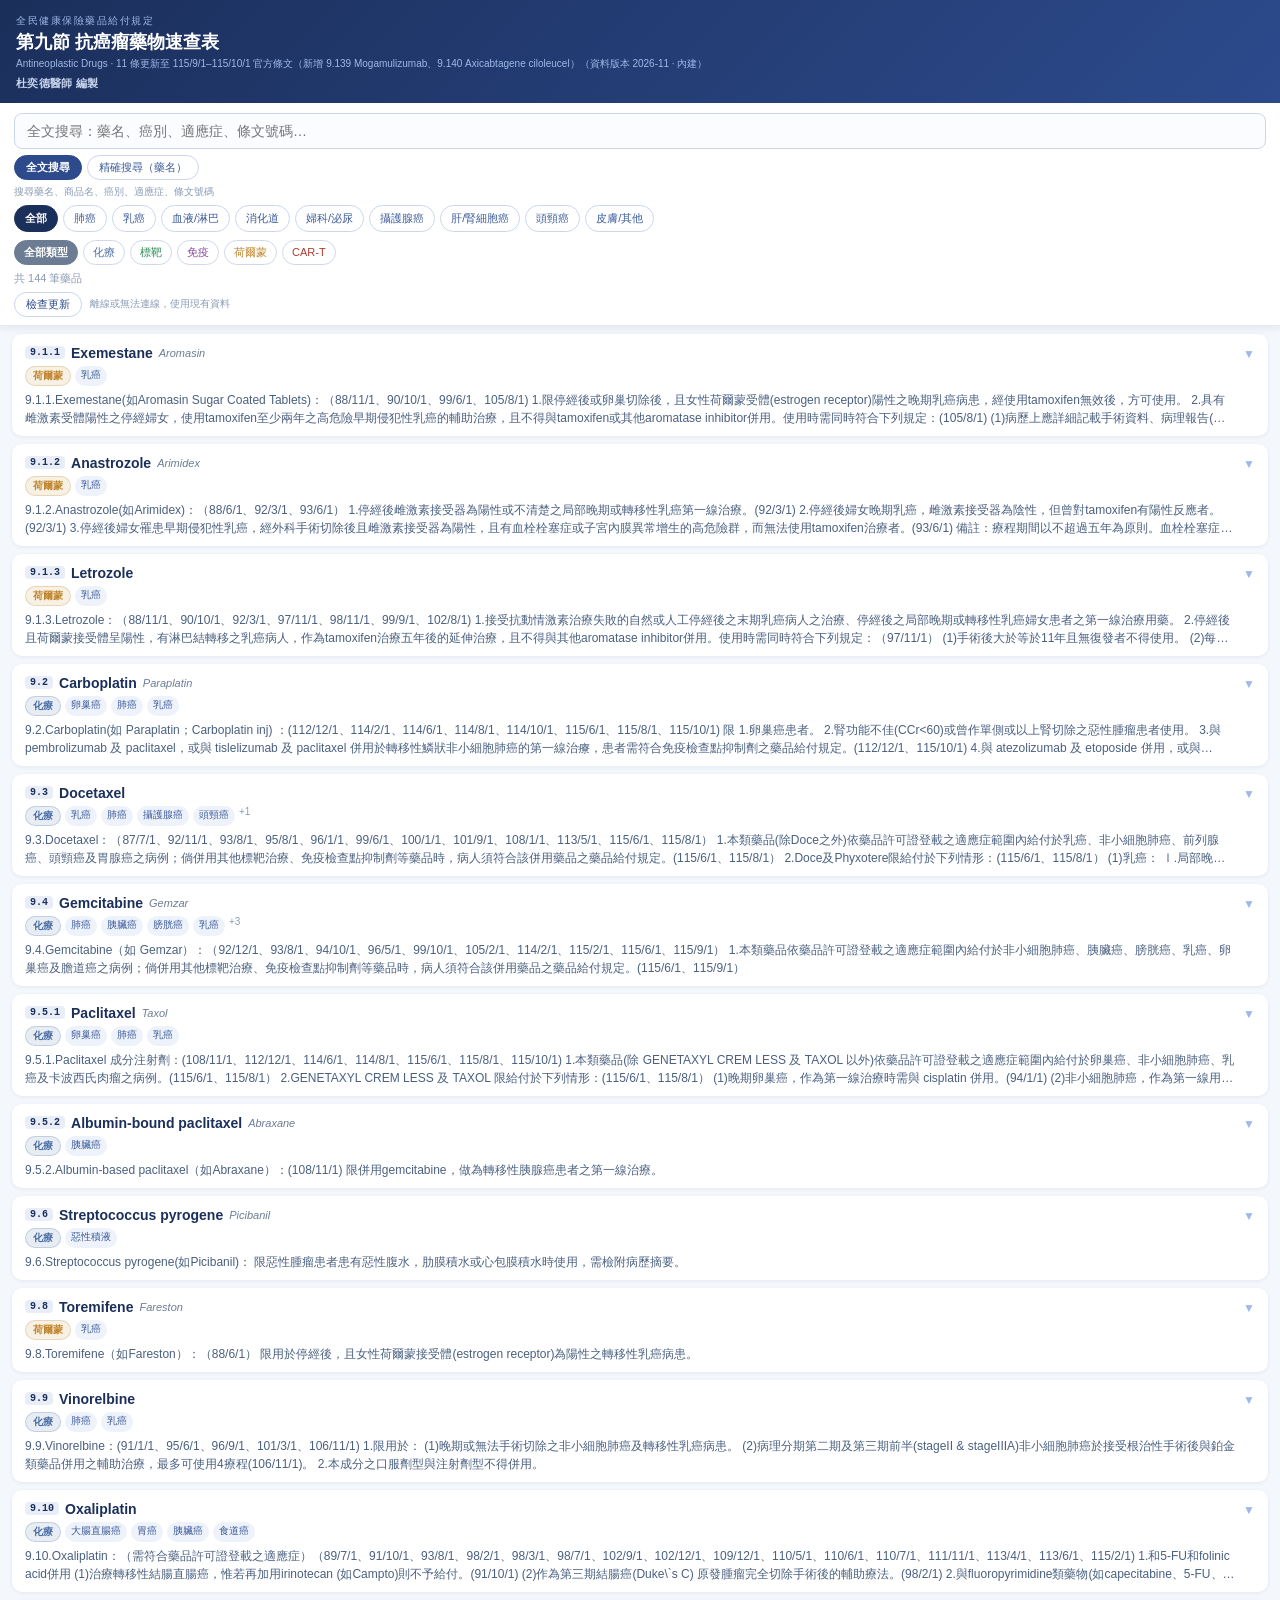
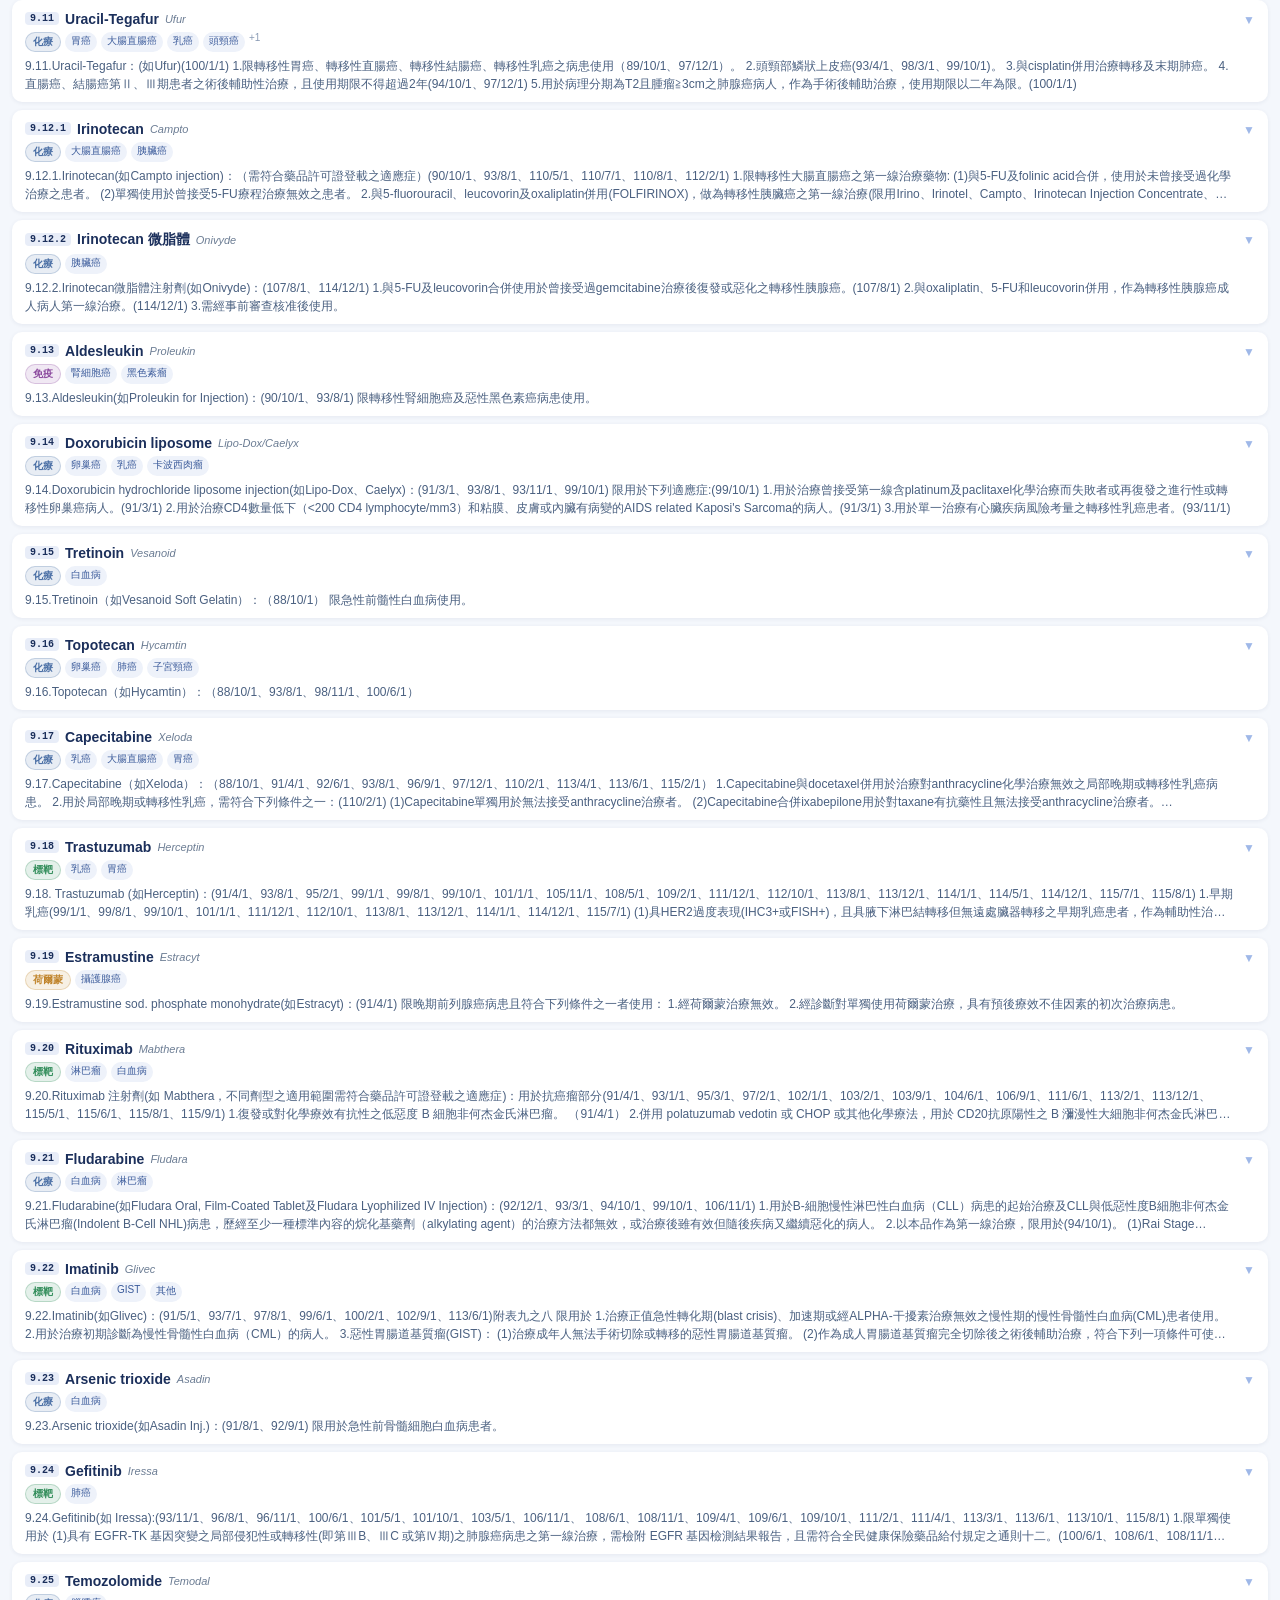
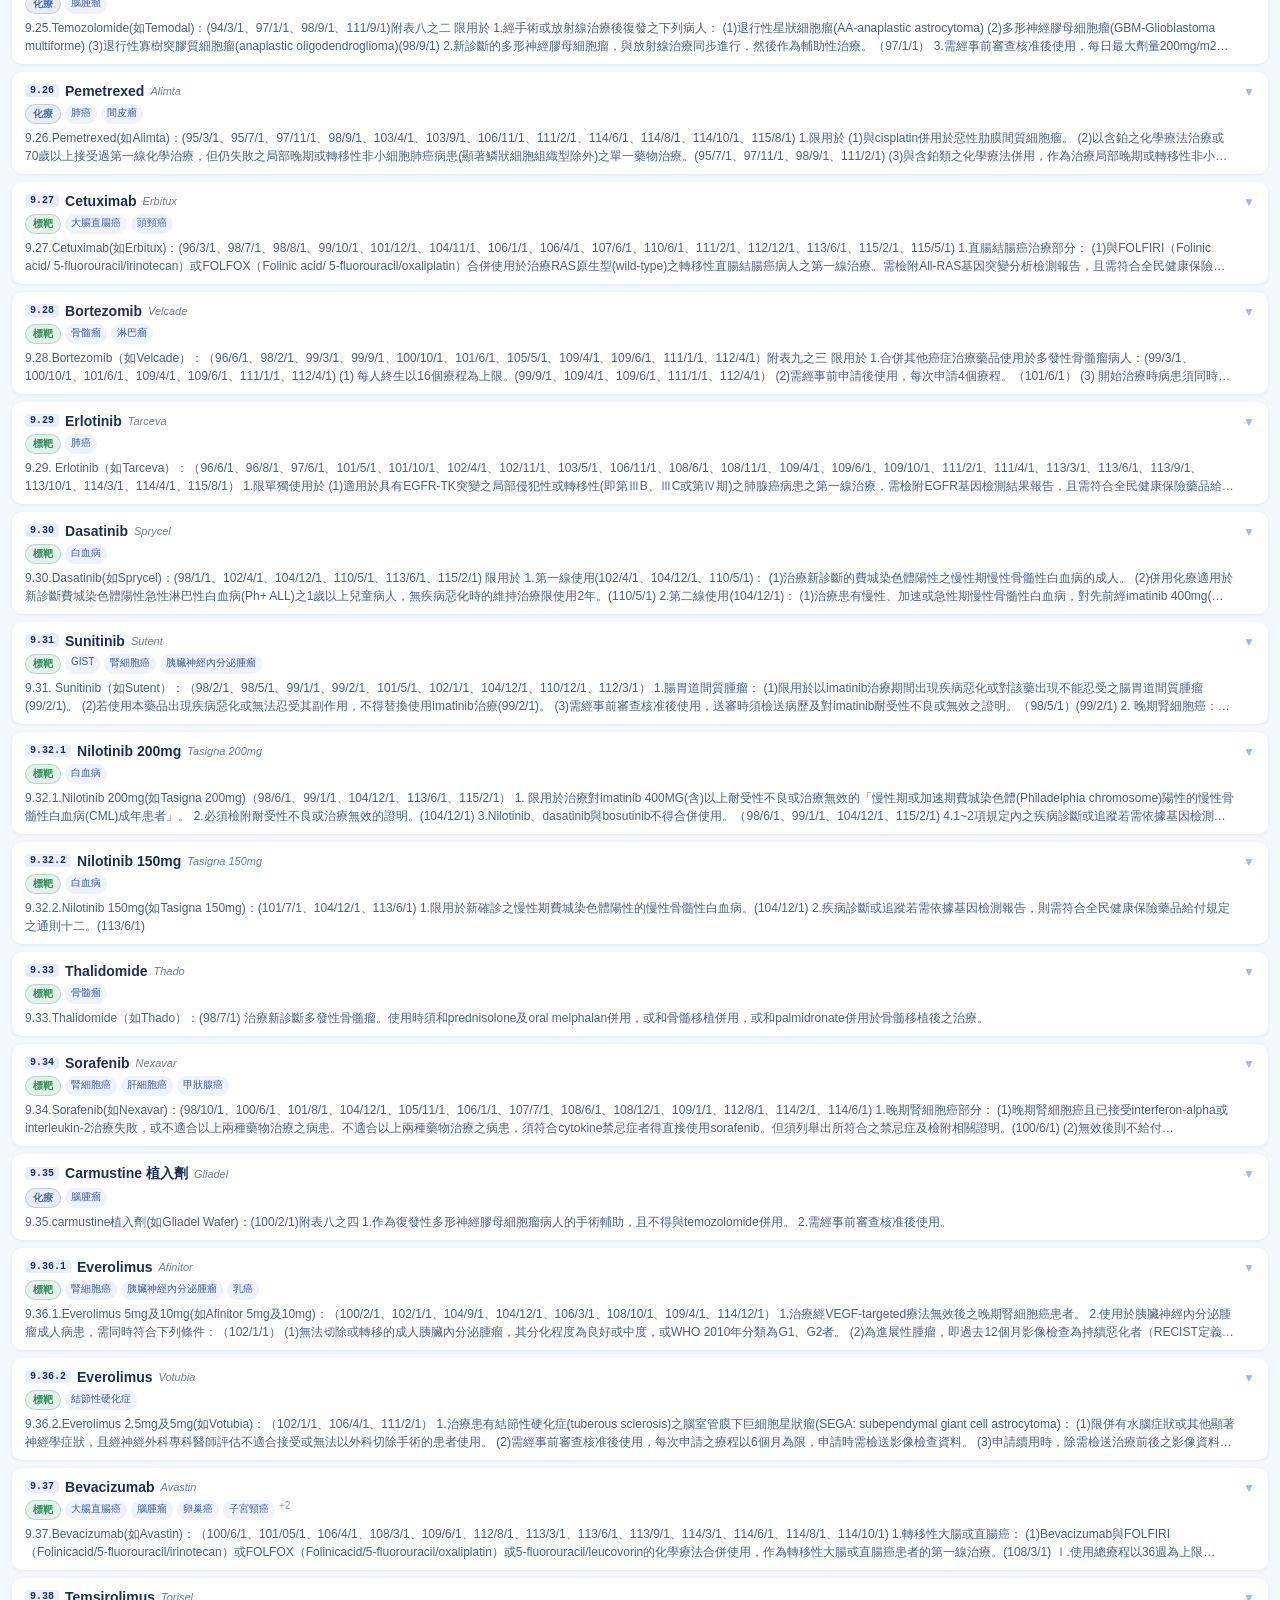
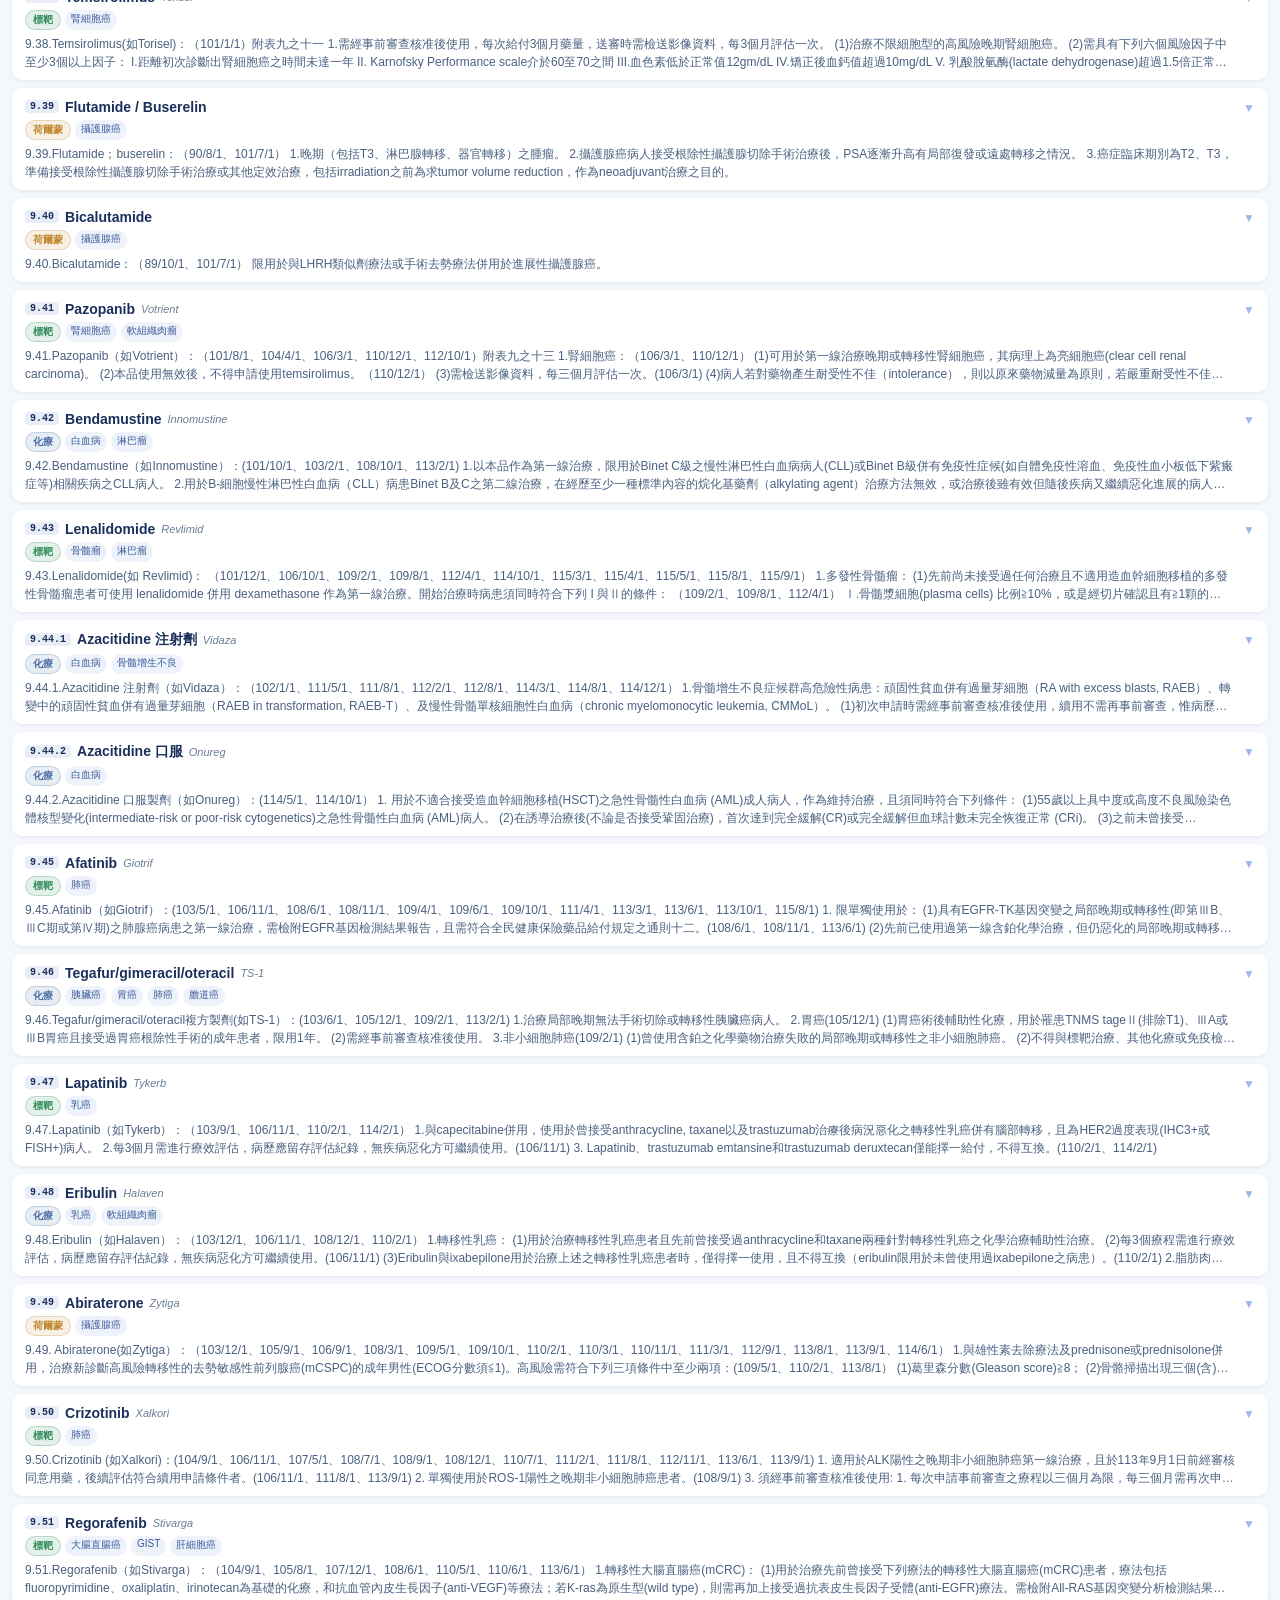
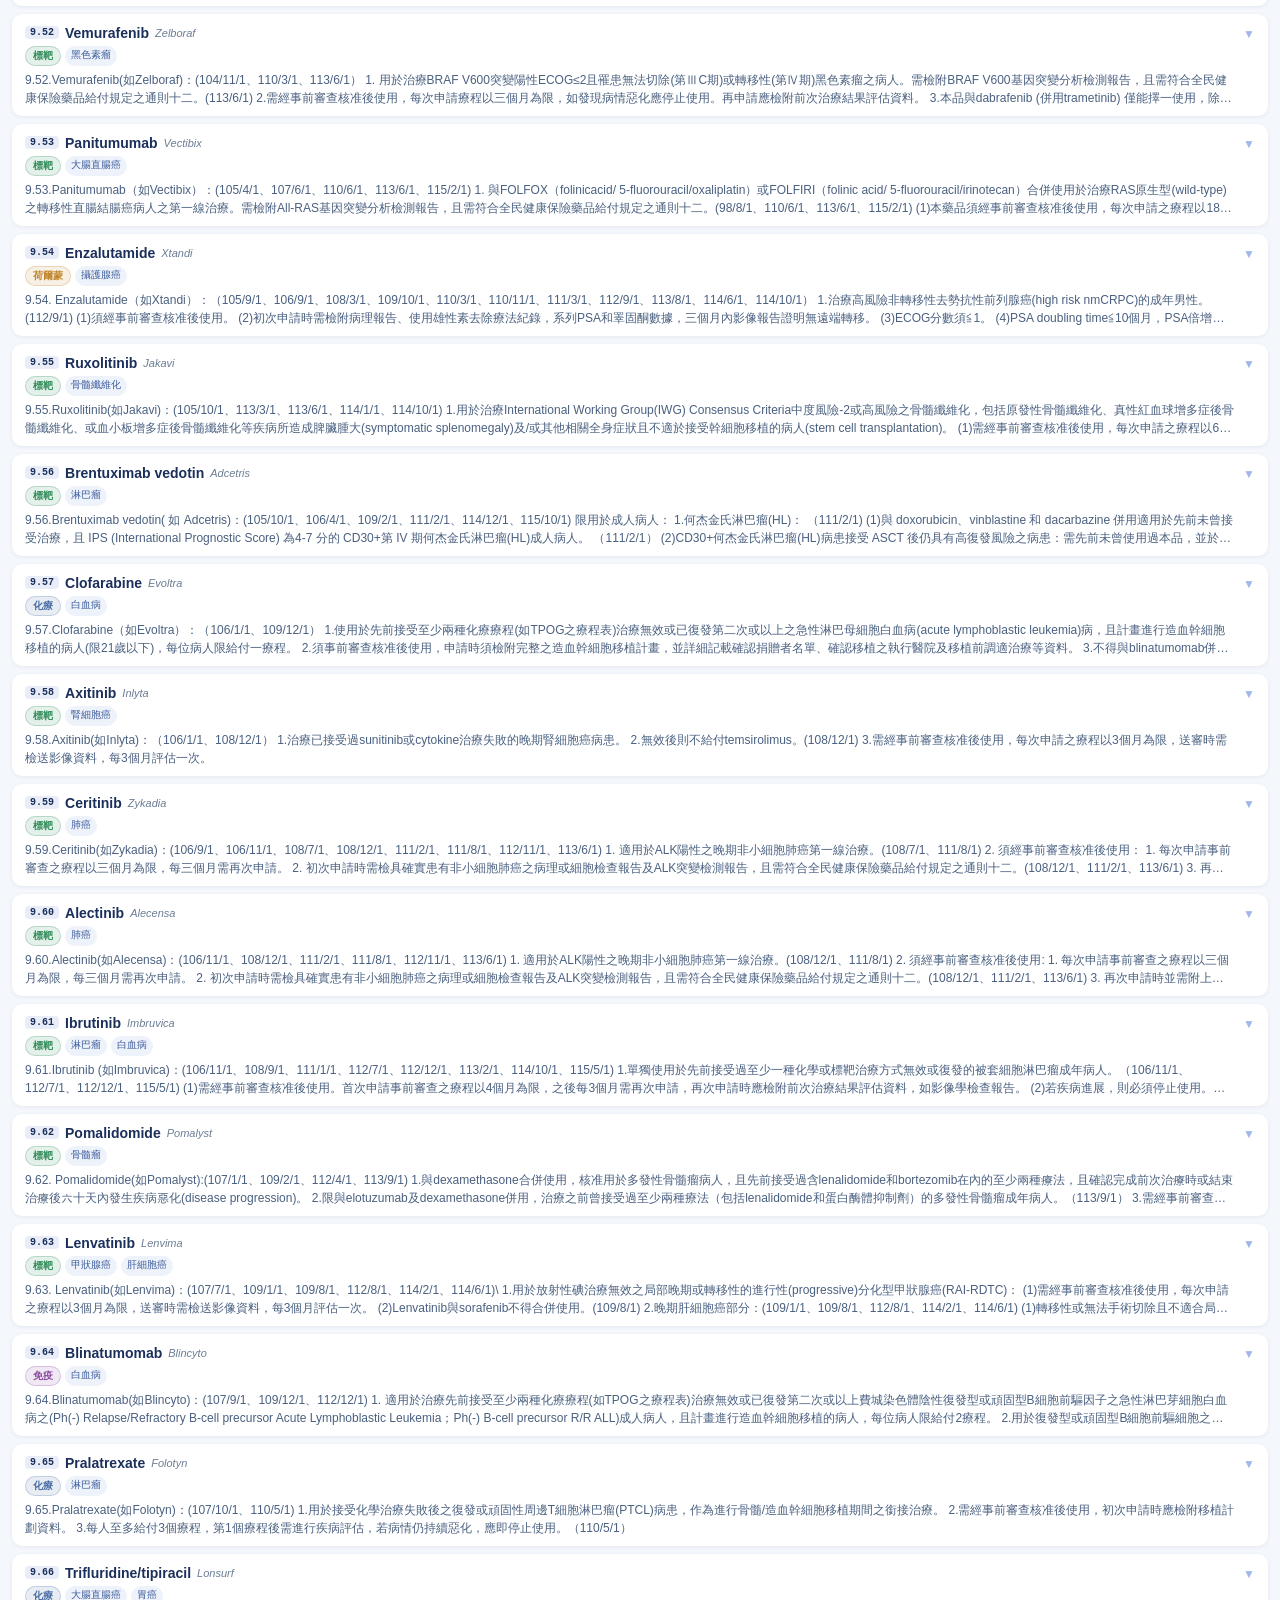
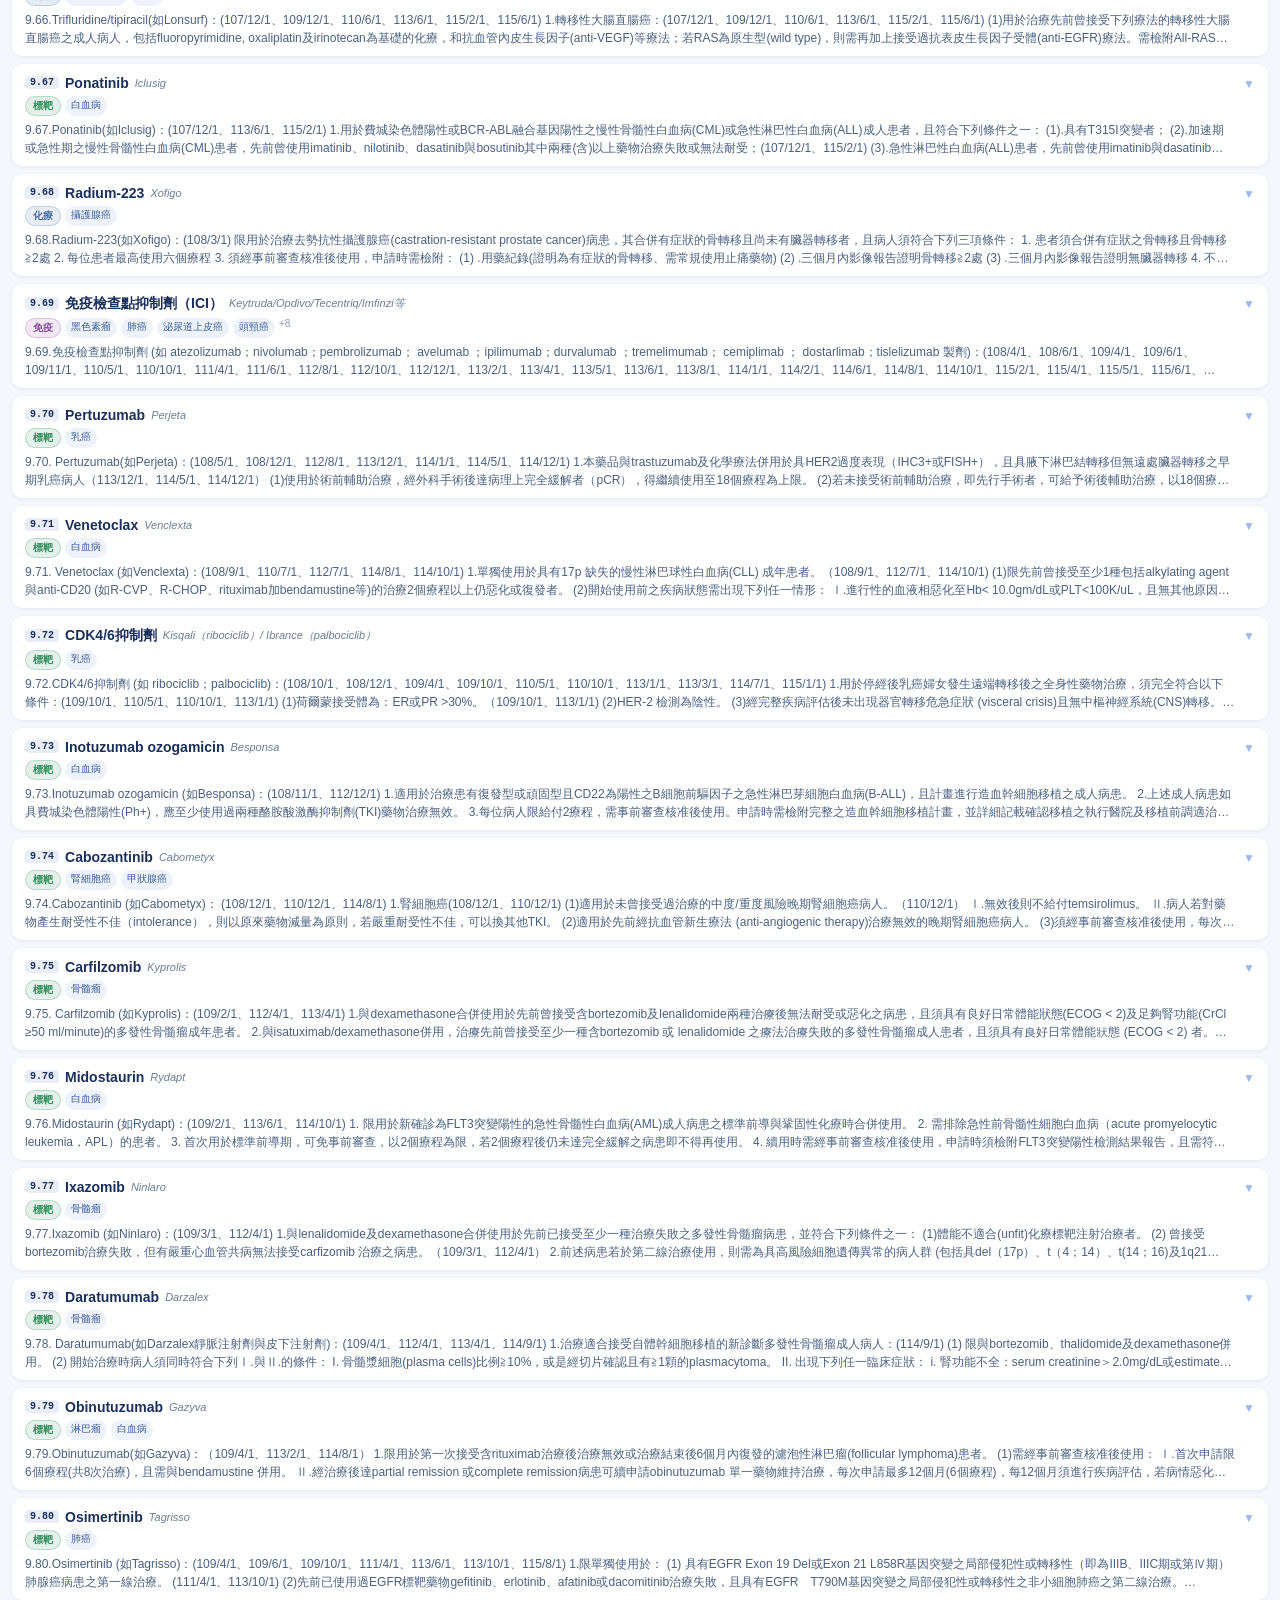
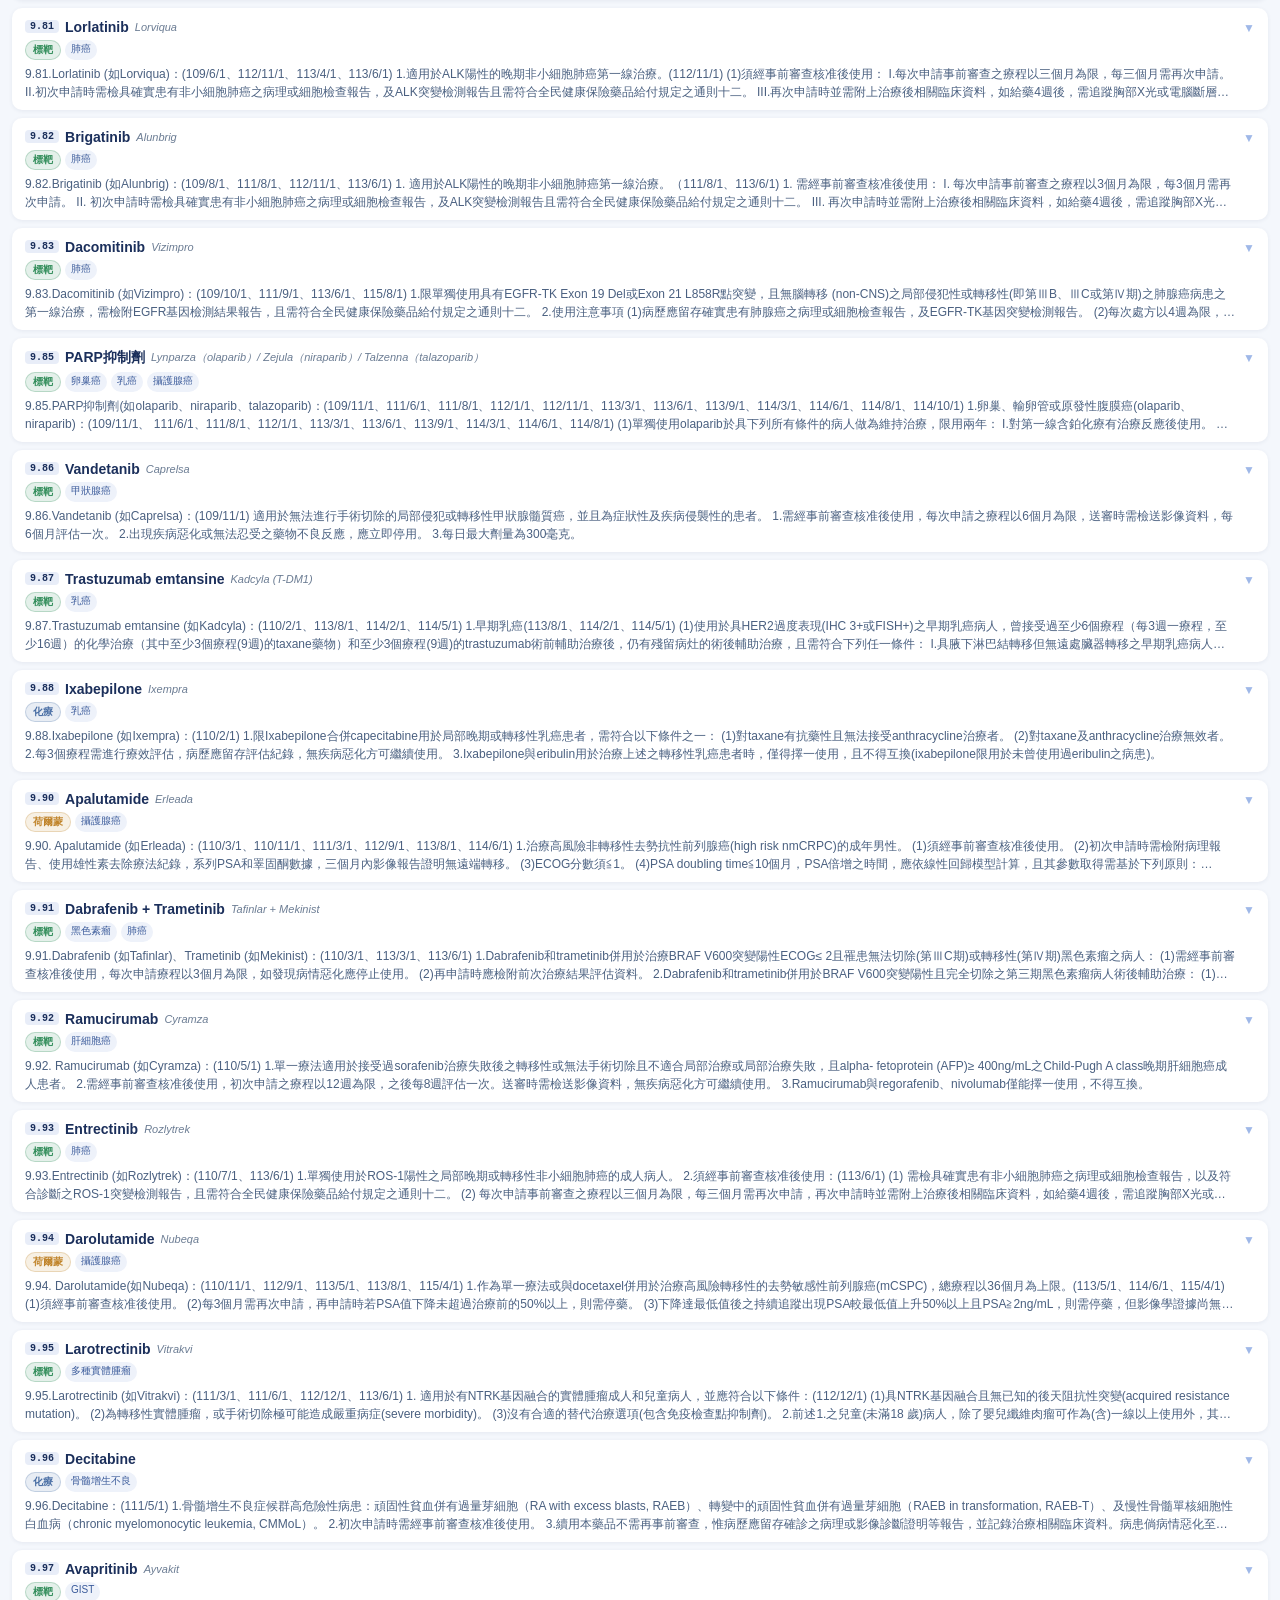
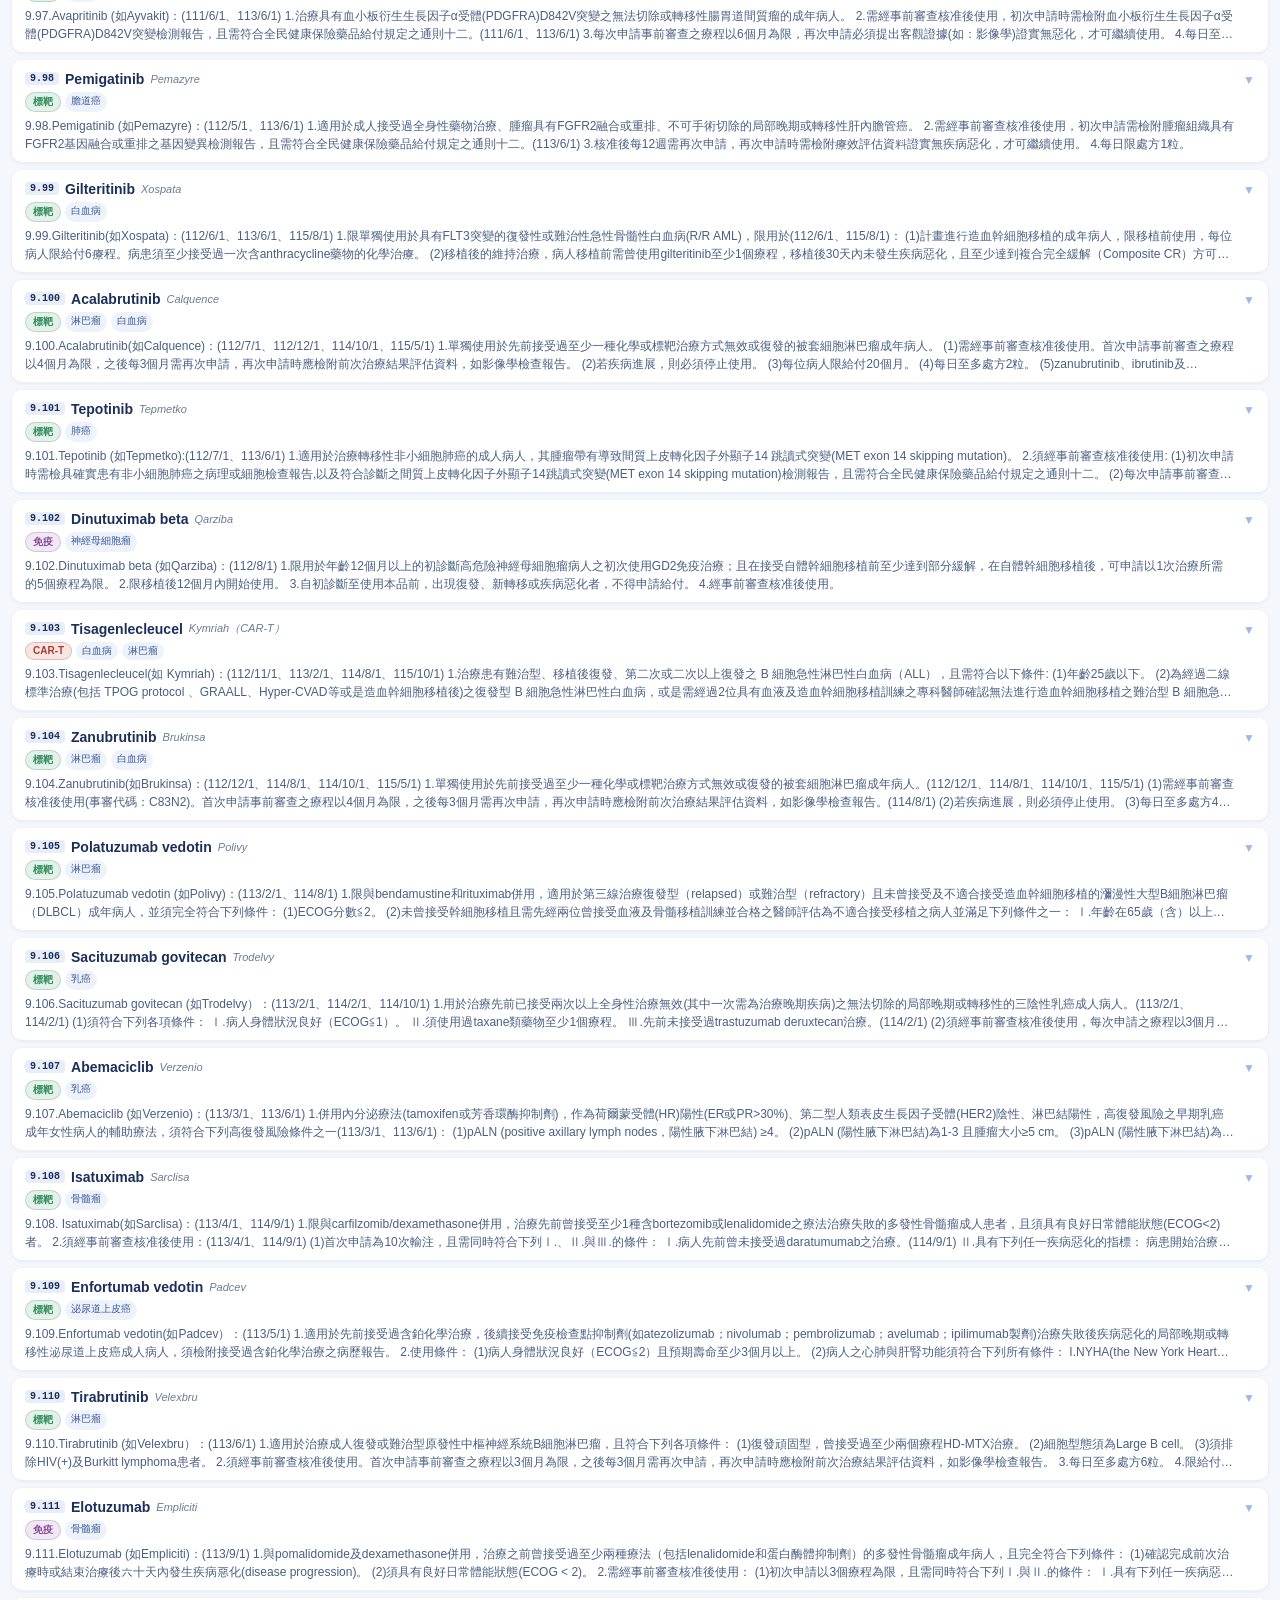
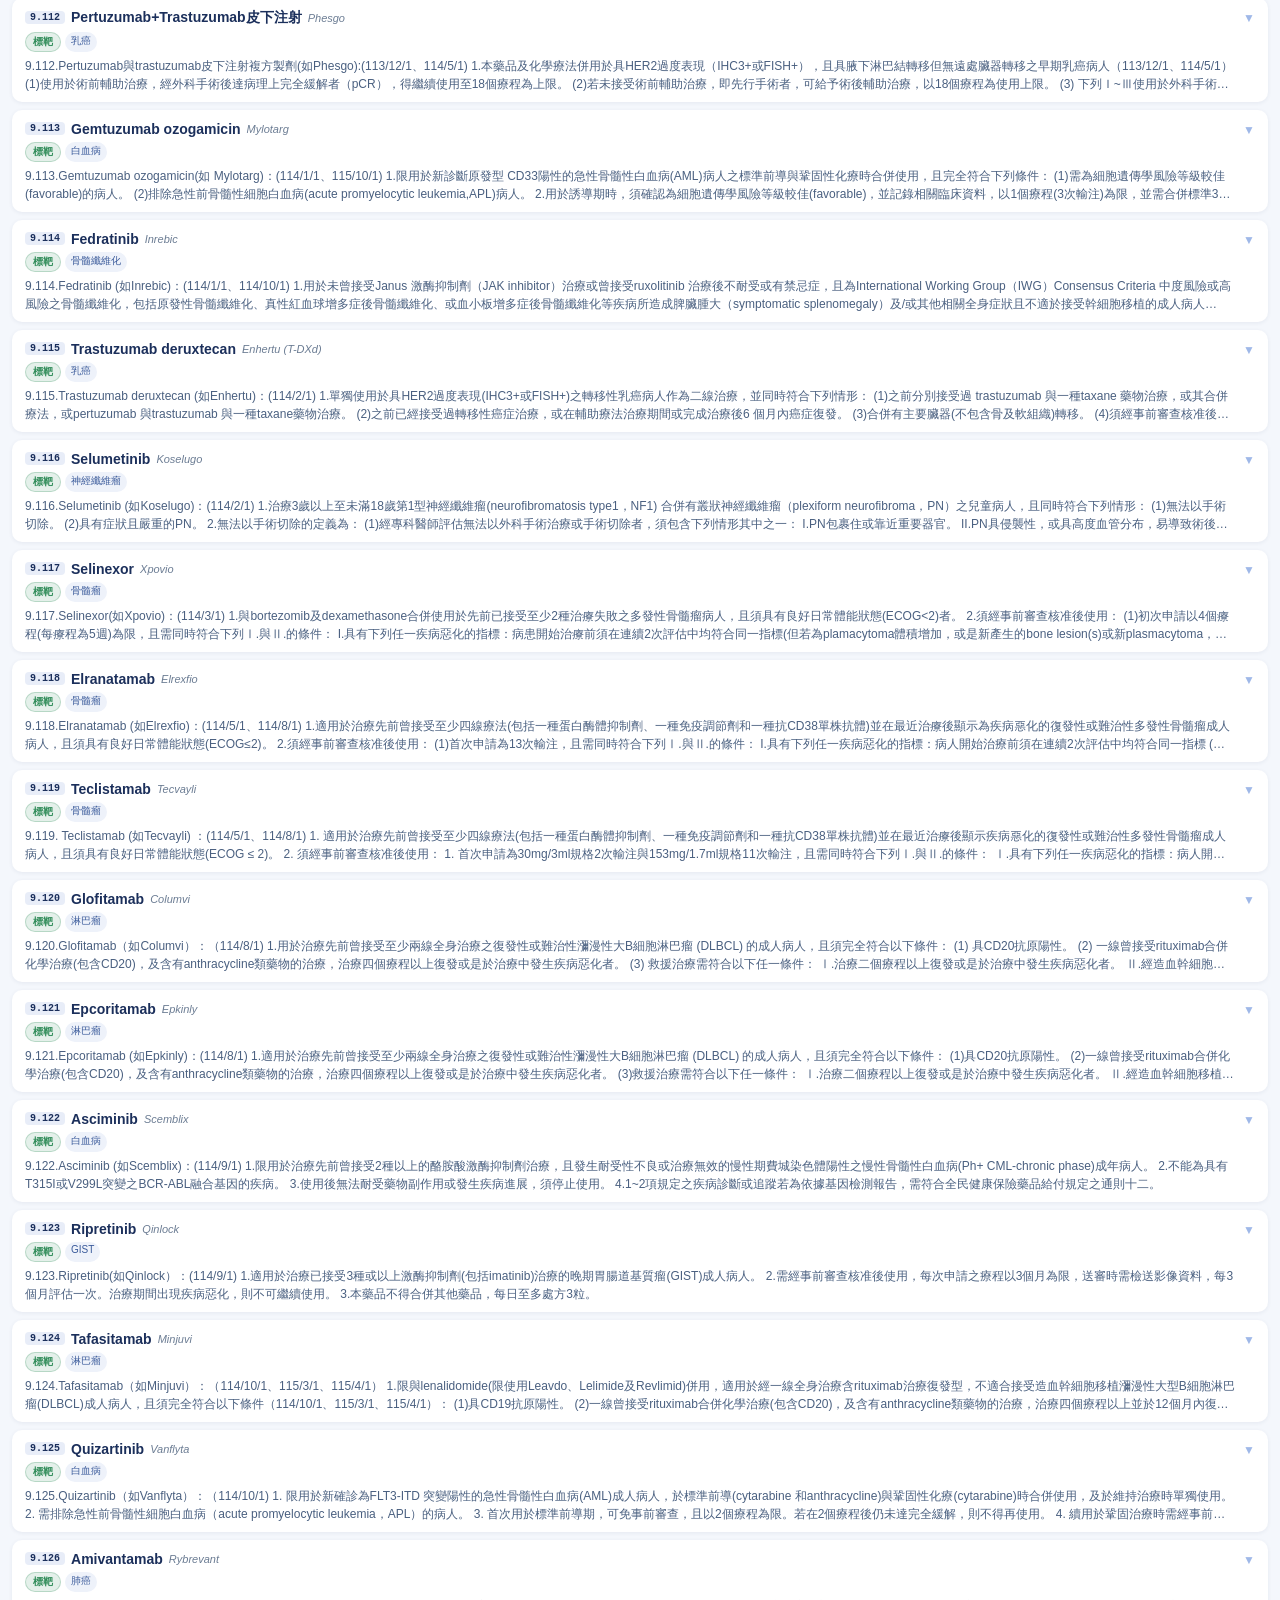
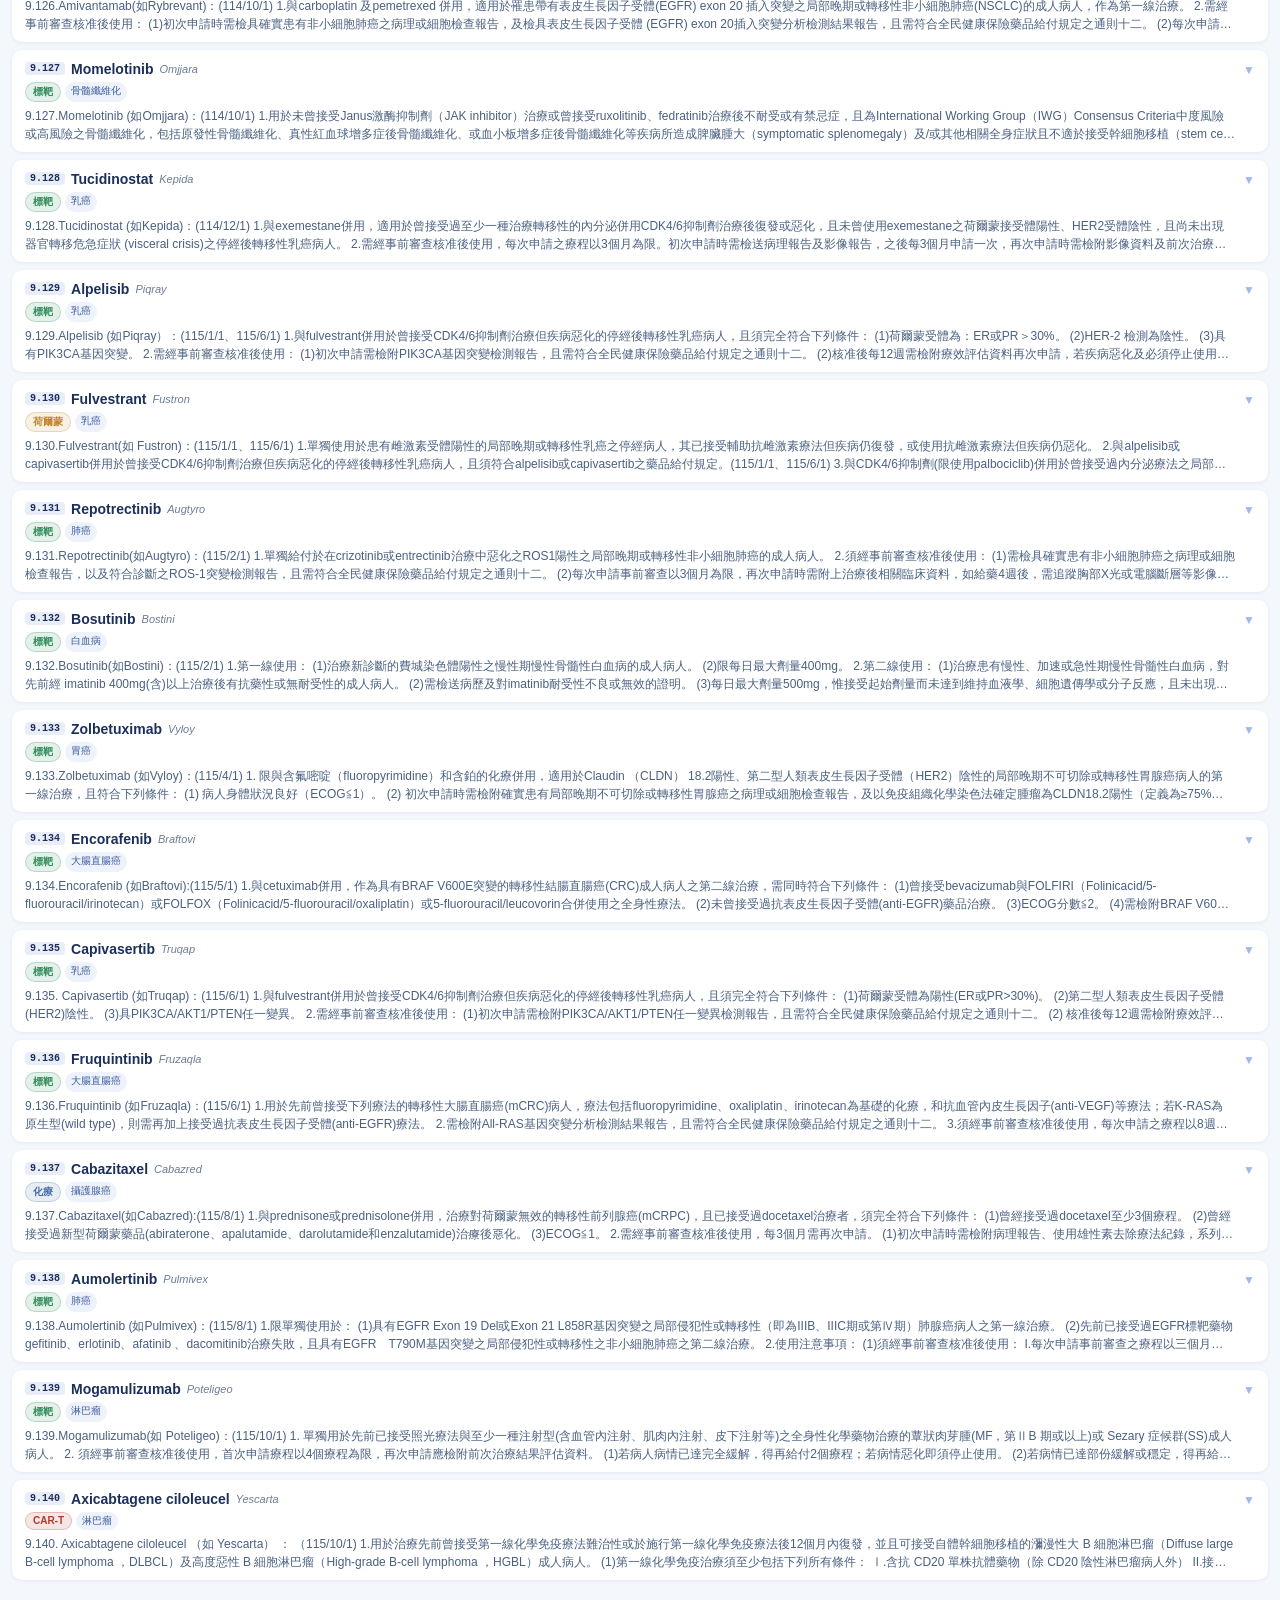
<file: index.html>
<!DOCTYPE html>
<html lang="zh-TW">
<head>
<meta charset="UTF-8">
<meta name="viewport" content="width=device-width,initial-scale=1,maximum-scale=1,user-scalable=no">
<meta name="apple-mobile-web-app-capable" content="yes">
<meta name="apple-mobile-web-app-status-bar-style" content="black-translucent">
<title>健保第九節抗癌藥物速查表</title>
<style>
*{box-sizing:border-box;margin:0;padding:0;-webkit-tap-highlight-color:transparent}
html,body{height:100%;background:#F4F7FC;font-family:"PingFang TC","Noto Sans TC","Microsoft JhengHei",sans-serif;font-size:14px;color:#1B2F5B}
#hdr{background:linear-gradient(135deg,#1B2F5B,#2C4A8C);padding:14px 16px 12px;color:#fff;position:sticky;top:0;z-index:100}
#hdr .eyebrow{font-size:10px;letter-spacing:1.5px;text-transform:uppercase;color:#9FB8E8;margin-bottom:3px}
#hdr h1{font-size:18px;font-weight:700;line-height:1.25}
#hdr .sub{font-size:10px;color:#9FB8E8;margin-top:3px}
#hdr .author{font-size:11px;color:#C8D6EE;margin-top:5px;font-weight:600;letter-spacing:.3px}
#ctrl{background:#fff;padding:10px 14px 8px;border-bottom:1px solid #E4EAF5;position:sticky;top:65px;z-index:99;box-shadow:0 2px 8px rgba(27,47,91,.08)}
#search{width:100%;padding:9px 12px;border:1.5px solid #C8D6EE;border-radius:8px;font-size:14px;color:#1B2F5B;outline:none;background:#FAFCFF}
#search:focus{border-color:#2C4A8C}
#mode-row{display:flex;align-items:center;gap:5px;margin-top:6px;flex-wrap:wrap}
.mode-btn{font-size:11px;padding:4px 11px;border:1.5px solid #C8D6EE;background:#fff;color:#3A5A9A;border-radius:14px;cursor:pointer;font-family:inherit;-webkit-appearance:none;white-space:nowrap;transition:all .15s}
.mode-btn.active{background:#2C4A8C;border-color:#2C4A8C;color:#fff;font-weight:700}
#mode-hint{font-size:10px;color:#8A9BB5;flex:1 1 100%;line-height:1.4}
.vb{font-size:9px;font-weight:700;padding:1px 6px;border-radius:8px;margin-left:6px;letter-spacing:0;text-transform:none;vertical-align:middle}
.vb-ok{background:#E3F2E8;color:#1F6B3A;border:1px solid #A9D6BA}
.vb-sum{background:#FFF3DC;color:#8A5A00;border:1px solid #EBCB8B}
.detail-body.verbatim{font-size:11.5px;line-height:1.85;background:#FBFCFE;border-left:3px solid #C8D6EE;padding:8px 10px;border-radius:0 6px 6px 0}
mark{background:#FFE9A8;color:#1B2F5B;border-radius:2px;padding:0 1px}
.chip-row{display:flex;gap:5px;overflow-x:auto;padding:6px 0 2px;scrollbar-width:none}
.chip-row::-webkit-scrollbar{display:none}
.chip{white-space:nowrap;padding:5px 10px;border-radius:20px;border:1.5px solid #C8D6EE;font-size:11px;cursor:pointer;background:#fff;color:#3A5A9A;transition:all .15s;-webkit-appearance:none;font-family:inherit}
.chip.active{background:#1B2F5B;border-color:#1B2F5B;color:#fff;font-weight:700}
.type-chip{padding:4px 9px;border-radius:16px;border:1.5px solid;font-size:11px;cursor:pointer;background:#fff;-webkit-appearance:none;font-family:inherit;transition:all .15s}
#count{font-size:11px;color:#8A9BB5;margin-top:4px}
#list{padding:8px 12px 24px}
.card{background:#fff;border-radius:10px;margin-bottom:8px;box-shadow:0 1px 4px rgba(27,47,91,.07);border:1.5px solid transparent;cursor:pointer;overflow:hidden;transition:box-shadow .15s,border-color .15s}
.card.open{box-shadow:0 4px 16px rgba(27,47,91,.13)}
.card-head{padding:10px 12px 8px}
.card-top{display:flex;align-items:flex-start;justify-content:space-between;gap:8px}
.meta{flex:1;min-width:0}
.meta-row{display:flex;align-items:center;gap:6px;flex-wrap:wrap}
.code{font-family:monospace;font-size:10px;background:#E8EDF8;color:#1B2F5B;padding:1px 5px;border-radius:4px;font-weight:700;white-space:nowrap}
.dname{font-size:14px;font-weight:700}
.brand{font-size:11px;color:#6B7C93;font-style:italic}
.tags{display:flex;gap:4px;flex-wrap:wrap;margin-top:5px}
.ttag{font-size:10px;font-weight:700;padding:2px 7px;border-radius:10px}
.ctag{font-size:10px;background:#EEF2FA;color:#3A5A9A;padding:2px 6px;border-radius:10px}
.arrow{font-size:12px;color:#9FB8E8;flex-shrink:0;margin-top:2px;transition:transform .2s}
.card.open .arrow{transform:rotate(180deg)}
.preview{font-size:12px;color:#4A6080;margin-top:5px;line-height:1.5;overflow:hidden;display:-webkit-box;-webkit-line-clamp:2;-webkit-box-orient:vertical}
.detail{padding:0 12px 12px;border-top-width:1px;border-top-style:solid}
.detail-section{margin-top:9px}
.detail-label{font-size:10px;font-weight:700;letter-spacing:.5px;text-transform:uppercase;margin-bottom:4px}
.detail-body{font-size:12px;color:#2A3F5F;line-height:1.8;white-space:pre-line}
.req-box{margin-top:9px;background:#F0F4FB;border-radius:7px;padding:8px 10px}
.req-label{font-size:10px;font-weight:700;color:#6B7C93;margin-bottom:3px}
.req-body{font-size:12px;color:#3A4E6A;line-height:1.6}
#footer{padding:16px;text-align:center;font-size:10px;color:#AAB8CC;line-height:1.7}
.empty{text-align:center;color:#8A9BB5;padding:40px 0;font-size:14px}
#upd-row{display:flex;align-items:center;gap:8px;margin-top:6px}
#upd-btn{font-size:11px;padding:4px 11px;border:1.5px solid #C8D6EE;background:#fff;color:#2C4A8C;border-radius:14px;cursor:pointer;font-family:inherit;-webkit-appearance:none}
#upd-btn:active{background:#EEF2FA}
#upd-status{font-size:10px;color:#8A9BB5;flex:1;line-height:1.35}
</style>
</head>
<body>

<div id="hdr">
  <div class="eyebrow">全民健康保險藥品給付規定</div>
  <h1>第九節 抗癌瘤藥物速查表</h1>
  <div class="sub" id="meta-sub">Antineoplastic Drugs · 載入中…</div>
  <div class="author">杜奕德醫師 編製</div>
</div>

<div id="ctrl">
  <input id="search" type="search" placeholder="全文搜尋：藥名、癌別、適應症、條文號碼…" autocomplete="off" autocorrect="off" spellcheck="false">
  <div id="mode-row">
    <button class="mode-btn active" type="button" data-mode="full">全文搜尋</button>
    <button class="mode-btn" type="button" data-mode="name">精確搜尋（藥名）</button>
    <span id="mode-hint">搜尋藥名、商品名、癌別、適應症、條文號碼</span>
  </div>
  <div class="chip-row" id="group-chips"></div>
  <div class="chip-row" id="type-chips"></div>
  <div id="count"></div>
  <div id="upd-row"><button id="upd-btn" type="button">檢查更新</button><span id="upd-status"></span></div>
</div>

<div id="list"></div>

<div id="footer">
  資料來源：<span id="footer-src">衛生福利部中央健康保險署 · 藥品給付規定第九節</span><br>
  本速查表僅供參考，最終給付認定以健保署公告為準
</div>

<script>
const TYPES={
  CHEMO:{label:"化療",color:"#4A6FA5"},
  TARGETED:{label:"標靶",color:"#2E8B57"},
  IMMUNO:{label:"免疫",color:"#8B4A9E"},
  HORMONE:{label:"荷爾蒙",color:"#C0842B"},
  CART:{label:"CAR-T",color:"#B03A2E"}
};

/* 癌別分群現在由 JSON 的 "groups" 欄位提供（單一事實來源）。
   FALLBACK_GROUPS 僅在遠端 JSON 缺少 groups 欄位時作為保險，避免介面壞掉。 */
const FALLBACK_GROUPS={
  "肺癌":["肺癌"],
  "乳癌":["乳癌"],
  "血液/淋巴":["白血病","淋巴瘤","骨髓瘤","骨髓增生不良","骨髓纖維化"],
  "消化道":["大腸直腸癌","胃癌","食道癌","胰臟癌","膽道癌","GIST","胰臟神經內分泌腫瘤"],
  "婦科/泌尿":["卵巢癌","子宮頸癌","泌尿道上皮癌","膀胱癌"],
  "攝護腺癌":["攝護腺癌"],
  "肝/腎細胞癌":["肝細胞癌","腎細胞癌"],
  "頭頸癌":["頭頸癌"],
  "皮膚/其他":["黑色素瘤","甲狀腺癌","神經母細胞瘤","神經纖維瘤","腦腫瘤","惡性積液","間皮瘤","多種實體腫瘤","結節性硬化症","軟組織肉瘤","卡波西肉瘤","其他"]
};
let GROUPS={};

/* 雲端資料網址。留空＝純離線內建版。
   目前指向公開 GitHub repo 的 raw 網址（追蹤 main 分支最新版）。
   ✅ raw.githubusercontent.com/<帳號>/<repo>/main/nhi-ch9-data.json
   ⚠ 若把 repo 改名或改分支，這條要一起改。私人 repo 的 raw 網址帶會過期 token，不適用。 */
const REMOTE_DATA_URL = "https://raw.githubusercontent.com/charlestutw/TWNIHCancerdrug/main/nhi-ch9-data.json";
const EMBEDDED_SEED = {"version":"2026-11","updated":"11 條更新至 115/9/1–115/10/1 官方條文（新增 9.139 Mogamulizumab、9.140 Axicabtagene ciloleucel）","source":"衛生福利部中央健康保險署 · 藥品給付規定第九節（115/7/23 公告版為基礎，異動條文更新至 115/10/1 官方條文 PDF）","groups":{"肺癌":["肺癌"],"乳癌":["乳癌"],"血液/淋巴":["白血病","淋巴瘤","骨髓瘤","骨髓增生不良","骨髓纖維化"],"消化道":["大腸直腸癌","胃癌","食道癌","胰臟癌","膽道癌","GIST","胰臟神經內分泌腫瘤"],"婦科/泌尿":["卵巢癌","子宮頸癌","泌尿道上皮癌","膀胱癌"],"攝護腺癌":["攝護腺癌"],"肝/腎細胞癌":["肝細胞癌","腎細胞癌"],"頭頸癌":["頭頸癌"],"皮膚/其他":["黑色素瘤","甲狀腺癌","神經母細胞瘤","神經纖維瘤","腦腫瘤","惡性積液","間皮瘤","多種實體腫瘤","結節性硬化症","軟組織肉瘤","卡波西肉瘤","其他"]},"drugs":[{"id":"9.1.1","name":"Exemestane","brand":"Aromasin","type":"HORMONE","cancers":["乳癌"],"verbatim":true,"eff":"2016-08-01","src":"chap9_1150723.docx","ind":"9.1.1.Exemestane(如Aromasin Sugar Coated Tablets)：（88/11/1、90/10/1、99/6/1、105/8/1)\n1.限停經後或卵巢切除後，且女性荷爾蒙受體(estrogen receptor)陽性之晚期乳癌病患，經使用tamoxifen無效後，方可使用。\n2.具有雌激素受體陽性之停經婦女，使用tamoxifen至少兩年之高危險早期侵犯性乳癌的輔助治療，且不得與tamoxifen或其他aromatase inhibitor併用。使用時需同時符合下列規定：(105/8/1)\n(1)病歷上應詳細記載手術資料、病理報告(應包含ER、PR之檢測結果且無復發現象)。\n(2)本案藥品使用不得超過三年。","req":"官方條文原文，生效日 2016-08-01｜來源 全民健保藥品給付規定第九節（115/7/23版）"},{"id":"9.1.2","name":"Anastrozole","brand":"Arimidex","type":"HORMONE","cancers":["乳癌"],"verbatim":true,"eff":"2004-06-01","src":"chap9_1150723.docx","ind":"9.1.2.Anastrozole(如Arimidex)：（88/6/1、92/3/1、93/6/1）\n1.停經後雌激素接受器為陽性或不清楚之局部晚期或轉移性乳癌第一線治療。(92/3/1)\n2.停經後婦女晚期乳癌，雌激素接受器為陰性，但曾對tamoxifen有陽性反應者。(92/3/1)\n3.停經後婦女罹患早期侵犯性乳癌，經外科手術切除後且雌激素接受器為陽性，且有血栓栓塞症或子宮內膜異常增生的高危險群，而無法使用tamoxifen治療者。(93/6/1)\n備註：療程期間以不超過五年為原則。血栓栓塞症或子宮內膜異常增生的高危險群需符合下列情形之一：\n(1)有腦血管梗塞病史者。\n(2)有靜脈血栓栓塞症病史者。\n(3)有子宮異常出血病史，且「經陰道超音波檢查」判定為子宮內膜異常增生的高危險群。","req":"官方條文原文，生效日 2004-06-01｜來源 全民健保藥品給付規定第九節（115/7/23版）"},{"id":"9.1.3","name":"Letrozole","brand":"","type":"HORMONE","cancers":["乳癌"],"verbatim":true,"eff":"2013-08-01","src":"chap9_1150723.docx","ind":"9.1.3.Letrozole：（88/11/1、90/10/1、92/3/1、97/11/1、98/11/1、99/9/1、102/8/1)\n1.接受抗動情激素治療失敗的自然或人工停經後之末期乳癌病人之治療、停經後之局部晚期或轉移性乳癌婦女患者之第一線治療用藥。\n2.停經後且荷爾蒙接受體呈陽性，有淋巴結轉移之乳癌病人，作為tamoxifen治療五年後的延伸治療，且不得與其他aromatase inhibitor併用。使用時需同時符合下列規定：（97/11/1）\n(1)手術後大於等於11年且無復發者不得使用。\n(2)每日最大劑量2.5mg，使用不得超過四年。\n3.停經後且荷爾蒙接受體呈陽性之早期乳癌病人，經外科手術切除後之輔助治療，且不得與tamoxifen或其他aromatase inhibitor併用。使用時需同時符合下列規定：(98/11/1、99/9/1、102/8/1)\n(1)每日最大劑量2.5mg，使用不得超過五年；\n(2)若由tamoxifen轉換使用本品，則使用期限合計不得超過5年。\n4.病歷上應詳細記載手術資料、病理報告(應包含ER、PR之檢測結果且無復發現象)及用藥紀錄(如tamoxifen使用五年證明)。","req":"官方條文原文，生效日 2013-08-01｜來源 全民健保藥品給付規定第九節（115/7/23版）"},{"id":"9.2","name":"Carboplatin","brand":"Paraplatin","type":"CHEMO","cancers":["卵巢癌","肺癌","乳癌"],"verbatim":true,"eff":"2026-10-01","src":"9.2._20261001.pdf","ind":"9.2.Carboplatin(如 Paraplatin；Carboplatin inj) ：(112/12/1、114/2/1、114/6/1、114/8/1、114/10/1、115/6/1、115/8/1、115/10/1)\n限\n1.卵巢癌患者。\n2.腎功能不佳(CCr<60)或曾作單側或以上腎切除之惡性腫瘤患者使用。\n3.與 pembrolizumab 及 paclitaxel，或與 tislelizumab 及 paclitaxel 併用於轉移性鱗狀非小細胞肺癌的第一線治療，患者需符合免疫檢查點抑制劑之藥品給付規定。(112/12/1、115/10/1)\n4.與 atezolizumab 及 etoposide 併用，或與 durvalumab 及 etoposide 併用於擴散期(extensive stage) 小細胞肺癌成人患者時，患者需符合免疫檢查點抑制劑之藥品給付規定。(112/12/1、114/2/1)\n5.與 pembrolizumab 及 pemetrexed(限使用 Pexeda、Apeta、PemetrexedSandoz 或 Alimta Avos) 併用，或與 atezolizumab 及 bevacizumab(限使用 Alymsys、Avastin、Abevmy、Vegzelma 或 Mvasi)、paclitaxel 併用，做為轉移性且不具有 EGFR/ALK/ROS-1腫瘤基因異常的非鱗狀非小細胞肺癌的第一線治療，患者需符合免疫檢查點抑制劑之藥品給付規定。\n(114/6/1、114/8/1、115/8/1)\n6.與 pembrolizumab 及 paclitaxel 併用於早期三陰性乳癌(第 II 期至第IIIb 期，cT1c N1-2 或 T2-4 N0-2) 病人的術前前導性治療用藥，病人需符合免疫檢查點抑制劑之藥品給付規定。(114/6/1)\n7.與 amivantamab 及 pemetrexed 併用於罹患帶有表皮生長因子受體(EGFR) exon 20 插入突變之局部晚期或轉移性非小細胞肺癌(NSCLC)的成人病人，作為第一線治療。(114/10/1)\n8.與 nivolumab 併用於可切除 （腫瘤≧4公分或淋巴結陽性 N1/N2(排除 N3)，且無疾病轉移 M0）之不具 EGFR 或 ALK 腫瘤基因異常之非小細胞肺癌術前輔助治療成人病人 ， 至多3個療程，且病人需符合免疫檢查點抑制劑之藥品給付規定。(115/6/1)\n9.與 dostarlimab 及 paclitaxel(除 GENETAXYL CREM LESS 及 TAXOL 以外)併用，至多使用6個療程，接續單用 dostarlimab 用於治療患有錯誤配對修復功能不足 （dMMR） 或微衛星高度不穩定性 （MSI-H）之原發性晚期或首次復發性子宮內膜癌(EC）成人病人第一線治療，病人需符合免疫檢查點抑制劑之藥品給付規定。(115/8/1）","req":"官方條文原文，生效日 2026-10-01｜來源 9.2._20261001.pdf"},{"id":"9.3","name":"Docetaxel","brand":"","type":"CHEMO","cancers":["乳癌","肺癌","攝護腺癌","頭頸癌","胃癌"],"verbatim":true,"eff":"2026-08-01","src":"chap9_1150723.docx","ind":"9.3.Docetaxel：（87/7/1、92/11/1、93/8/1、95/8/1、96/1/1、99/6/1、100/1/1、101/9/1、108/1/1、113/5/1、115/6/1、115/8/1）\n1.本類藥品(除Doce之外)依藥品許可證登載之適應症範圍內給付於乳癌、非小細胞肺癌、前列腺癌、頭頸癌及胃腺癌之病例；倘併用其他標靶治療、免疫檢查點抑制劑等藥品時，病人須符合該併用藥品之藥品給付規定。(115/6/1、115/8/1）\n2.Doce及Phyxotere限給付於下列情形：(115/6/1、115/8/1）\n(1)乳癌：\nⅠ.局部晚期或轉移性乳癌。\nⅡ.與anthracycline合併使用於腋下淋巴結轉移之早期乳癌之術後輔助性化學治療。(99/6/1)\nⅢ.早期乳癌手術後，經診斷為三陰性反應且無淋巴轉移的病人，得作為與cyclophosphamide併用doxorubicin的化學輔助療法。(101/9/1）\n(2)非小細胞肺癌：局部晚期或轉移性非小細胞肺癌。\n(3)前列腺癌：\nⅠ.於荷爾蒙治療失敗之轉移性前列腺癌。\nⅡ.與darolutamide併用於治療高風險轉移性的去勢敏感性前列腺癌(mCSPC)，患者需符合darolutamide之藥品給付規定。(113/5/1)\n(4)頭頸癌：限局部晚期且無遠端轉移之頭頸部鱗狀細胞癌且無法手術切除者，與cisplatin及5-fluorouracil併用，作為放射治療前的引導治療，限使用4個療程。(100/1/1)\n(5)胃腺癌：晚期胃腺癌患者，包括胃食道接合處之腺癌。(108/1/1)","req":"官方條文原文，生效日 2026-08-01｜來源 全民健保藥品給付規定第九節（115/7/23版）"},{"id":"9.4","name":"Gemcitabine","brand":"Gemzar","type":"CHEMO","cancers":["肺癌","胰臟癌","膀胱癌","乳癌","卵巢癌","膽道癌","泌尿道上皮癌"],"verbatim":true,"eff":"2026-09-01","src":"9.4._20260901.pdf","ind":"9.4.Gemcitabine（如 Gemzar）：（92/12/1、93/8/1、94/10/1、96/5/1、99/10/1、105/2/1、114/2/1、115/2/1、115/6/1、115/9/1）\n1.本類藥品依藥品許可證登載之適應症範圍內給付於非小細胞肺癌、胰臟癌、膀胱癌、乳癌、卵巢癌及膽道癌之病例；倘併用其他標靶治療、免疫檢查點抑制劑等藥品時，病人須符合該併用藥品之藥品給付規定。(115/6/1、115/9/1）","req":"官方條文原文，生效日 2026-09-01｜來源 9.4._20260901.pdf"},{"id":"9.5.1","name":"Paclitaxel","brand":"Taxol","type":"CHEMO","cancers":["卵巢癌","肺癌","乳癌"],"verbatim":true,"eff":"2026-10-01","src":"9.5.1._20261001.pdf","ind":"9.5.1.Paclitaxel 成分注射劑：(108/11/1、112/12/1、114/6/1、114/8/1、115/6/1、115/8/1、115/10/1)\n1.本類藥品(除 GENETAXYL CREM LESS 及 TAXOL 以外)依藥品許可證登載之適應症範圍內給付於卵巢癌、非小細胞肺癌、乳癌及卡波西氏肉瘤之病例。(115/6/1、115/8/1）\n2.GENETAXYL CREM LESS 及 TAXOL 限給付於下列情形：(115/6/1、115/8/1）\n(1)晚期卵巢癌，作為第一線治療時需與 cisplatin 併用。(94/1/1)\n(2)非小細胞肺癌，作為第一線用藥時需與 cisplatin 併用。(94/1/1)\n(3)已使用合併療法(除非有禁忌症、至少應包括使用 anthracycline)失敗的轉移性乳癌患者。 （91/4/1、94/1/1)\n(4)腋下淋巴轉移之乳癌且動情素受體為陰性之患者，paclitaxel 可作為接續含 doxorubicin 在內之輔助化學治療。 （91/4/1、94/1/1、98/8/1)\n(5) 卡波西氏肉瘤第二線用藥。（88/11/1)\n3.本類藥品併用其他標靶治療、免疫檢查點抑制劑等藥品時，病人須符合該併用藥品之藥品給付規定，並依下列情形使用：(115/8/1、115/10/1）\n(1)本類藥品與 pembrolizumab 及 carboplatin，或與 tislelizumab 及carboplatin 併用於轉移性鱗狀非小細胞肺癌的第一線治療，患者需符合免疫檢查點抑制劑之藥品給付規定。(112/12/1、115/10/1)\n(2)本類藥品與 pembrolizumab 及 carboplatin 併用於早期三陰性乳癌(第II 期至第 IIIb 期，cT1c N1-2 或 T2-4 N0-2) 病人的術前前導性治療用藥，病人需符合免疫檢查點抑制劑之藥品給付規定。(114/6/1)\n(3)本類藥品與 atezolizumab 及 bevacizumab(限使用 Alymsys、Avastin、Abevmy、Vegzelma 或 Mvasi)、carboplatin 併用於轉移性非鱗狀非小細胞肺癌第一線治療，患者需符合免疫檢查點抑制劑之藥品給付規定。(114/6/1、114/8/1)\n(4)本類藥品 (除 GENETAXYL CREM LESS 及 TAXOL 以外)與 dostarlimab 及carboplatin 併用，至多使用6個療程，接續單用 dostarlimab 用於治療患有錯誤配對修復功能不足（dMMR）或微衛星高度不穩定性（MSI-H）之原發性晚期或首次復發性子宮內膜癌(EC）成人病人第一線治療，病人需符合免疫檢查點抑制劑之藥品給付規定。(115/8/1）","req":"官方條文原文，生效日 2026-10-01｜來源 9.5.1._20261001.pdf"},{"id":"9.5.2","name":"Albumin-bound paclitaxel","brand":"Abraxane","type":"CHEMO","cancers":["胰臟癌"],"verbatim":true,"eff":"2019-11-01","src":"chap9_1150723.docx","ind":"9.5.2.Albumin-based paclitaxel（如Abraxane）：(108/11/1)\n限併用gemcitabine，做為轉移性胰腺癌患者之第一線治療。","req":"官方條文原文，生效日 2019-11-01｜來源 全民健保藥品給付規定第九節（115/7/23版）"},{"id":"9.6","name":"Streptococcus pyrogene","brand":"Picibanil","type":"CHEMO","cancers":["惡性積液"],"verbatim":true,"eff":"","src":"chap9_1150723.docx","ind":"9.6.Streptococcus pyrogene(如Picibanil)：\n限惡性腫瘤患者患有惡性腹水，肋膜積水或心包膜積水時使用，需檢附病歷摘要。","req":"官方條文原文，生效日 未標示｜來源 全民健保藥品給付規定第九節（115/7/23版）"},{"id":"9.8","name":"Toremifene","brand":"Fareston","type":"HORMONE","cancers":["乳癌"],"verbatim":true,"eff":"1999-06-01","src":"chap9_1150723.docx","ind":"9.8.Toremifene（如Fareston）：（88/6/1）\n限用於停經後，且女性荷爾蒙接受體(estrogen receptor)為陽性之轉移性乳癌病患。","req":"官方條文原文，生效日 1999-06-01｜來源 全民健保藥品給付規定第九節（115/7/23版）"},{"id":"9.9","name":"Vinorelbine","brand":"","type":"CHEMO","cancers":["肺癌","乳癌"],"verbatim":true,"eff":"2017-11-01","src":"chap9_1150723.docx","ind":"9.9.Vinorelbine：(91/1/1、95/6/1、96/9/1、101/3/1、106/11/1)\n1.限用於：\n(1)晚期或無法手術切除之非小細胞肺癌及轉移性乳癌病患。\n(2)病理分期第二期及第三期前半(stageII & stageIIIA)非小細胞肺癌於接受根治性手術後與鉑金類藥品併用之輔助治療，最多可使用4療程(106/11/1)。\n2.本成分之口服劑型與注射劑型不得併用。","req":"官方條文原文，生效日 2017-11-01｜來源 全民健保藥品給付規定第九節（115/7/23版）"},{"id":"9.10","name":"Oxaliplatin","brand":"","type":"CHEMO","cancers":["大腸直腸癌","胃癌","胰臟癌","食道癌"],"verbatim":true,"eff":"2026-02-01","src":"chap9_1150723.docx","ind":"9.10.Oxaliplatin：（需符合藥品許可證登載之適應症）（89/7/1、91/10/1、93/8/1、98/2/1、98/3/1、98/7/1、102/9/1、102/12/1、109/12/1、110/5/1、110/6/1、110/7/1、111/11/1、113/4/1、113/6/1、115/2/1)\n1.和5-FU和folinic acid併用\n(1)治療轉移性結腸直腸癌，惟若再加用irinotecan (如Campto)則不予給付。(91/10/1)\n(2)作為第三期結腸癌(Duke\\`s C) 原發腫瘤完全切除手術後的輔助療法。(98/2/1)\n2.與fluoropyrimidine類藥物(如capecitabine、5-FU、UFUR，但不包含TS-1)併用，可用於局部晚期及復發/轉移性胃癌之治療。(須依藥品許可證登載之適應症使用)。(98/2/1、98/3/1、98/7/1、102/9/1、102/12/1、109/12/1）\n3.與5-fluorouracil、leucovorin及irinotecan併用(FOLFIRINOX)，作為轉移性胰臟癌之第一線治療。(110/5/1、110/6/1、110/7/1、111/11/1)\n4.與nivolumab及fluoropyrimidine（5-FU或capecitabine）併用於第一線治療晚期或轉移性且不具有HER2過度表現的胃癌病人，病人需符合免疫檢查點抑制劑之藥品給付規定。(113/4/1、113/6/1、115/2/1)\n5.與nivolumab及fluoropyrimidine併用於無法接受化學放射性治療或手術切除等治癒性治療之晚期或轉移性食道鱗狀細胞癌成人病人的第一線治療，病人需符合免疫檢查點抑制劑之藥品給付規定。(115/2/1)","req":"官方條文原文，生效日 2026-02-01｜來源 全民健保藥品給付規定第九節（115/7/23版）"},{"id":"9.11","name":"Uracil-Tegafur","brand":"Ufur","type":"CHEMO","cancers":["胃癌","大腸直腸癌","乳癌","頭頸癌","肺癌"],"verbatim":true,"eff":"2011-01-01","src":"chap9_1150723.docx","ind":"9.11.Uracil-Tegafur：(如Ufur)(100/1/1)\n1.限轉移性胃癌、轉移性直腸癌、轉移性結腸癌、轉移性乳癌之病患使用（89/10/1、97/12/1）。\n2.頭頸部鱗狀上皮癌(93/4/1、98/3/1、99/10/1)。\n3.與cisplatin併用治療轉移及末期肺癌。\n4.直腸癌、結腸癌第Ⅱ、Ⅲ期患者之術後輔助性治療，且使用期限不得超過2年(94/10/1、97/12/1)\n5.用於病理分期為T2且腫瘤≧3cm之肺腺癌病人，作為手術後輔助治療，使用期限以二年為限。(100/1/1)","req":"官方條文原文，生效日 2011-01-01｜來源 全民健保藥品給付規定第九節（115/7/23版）"},{"id":"9.12.1","name":"Irinotecan","brand":"Campto","type":"CHEMO","cancers":["大腸直腸癌","胰臟癌"],"verbatim":true,"eff":"2023-02-01","src":"chap9_1150723.docx","ind":"9.12.1.Irinotecan(如Campto injection)：（需符合藥品許可證登載之適應症）(90/10/1、93/8/1、110/5/1、110/7/1、110/8/1、112/2/1)\n1.限轉移性大腸直腸癌之第一線治療藥物:\n(1)與5-FU及folinic acid合併，使用於未曾接受過化學治療之患者。\n(2)單獨使用於曾接受5-FU療程治療無效之患者。\n2.與5-fluorouracil、leucovorin及oxaliplatin併用(FOLFIRINOX)，做為轉移性胰臟癌之第一線治療(限用Irino、Irinotel、Campto、Irinotecan Injection Concentrate、Irican、Innocan、Irinotecan Injection)。(110/5/1、110/7/1、110/8/1、112/2/1)","req":"官方條文原文，生效日 2023-02-01｜來源 全民健保藥品給付規定第九節（115/7/23版）"},{"id":"9.12.2","name":"Irinotecan 微脂體","brand":"Onivyde","type":"CHEMO","cancers":["胰臟癌"],"verbatim":true,"eff":"2025-12-01","src":"chap9_1150723.docx","ind":"9.12.2.Irinotecan微脂體注射劑(如Onivyde)：(107/8/1、114/12/1)\n1.與5-FU及leucovorin合併使用於曾接受過gemcitabine治療後復發或惡化之轉移性胰腺癌。(107/8/1)\n2.與oxaliplatin、5-FU和leucovorin併用，作為轉移性胰腺癌成人病人第一線治療。(114/12/1)\n3.需經事前審查核准後使用。","req":"官方條文原文，生效日 2025-12-01｜來源 全民健保藥品給付規定第九節（115/7/23版）"},{"id":"9.13","name":"Aldesleukin","brand":"Proleukin","type":"IMMUNO","cancers":["腎細胞癌","黑色素瘤"],"verbatim":true,"eff":"2004-08-01","src":"chap9_1150723.docx","ind":"9.13.Aldesleukin(如Proleukin for Injection)：(90/10/1、93/8/1)\n限轉移性腎細胞癌及惡性黑色素癌病患使用。","req":"官方條文原文，生效日 2004-08-01｜來源 全民健保藥品給付規定第九節（115/7/23版）"},{"id":"9.14","name":"Doxorubicin liposome","brand":"Lipo-Dox/Caelyx","type":"CHEMO","cancers":["卵巢癌","乳癌","卡波西肉瘤"],"verbatim":true,"eff":"2010-10-01","src":"chap9_1150723.docx","ind":"9.14.Doxorubicin hydrochloride liposome injection(如Lipo-Dox、Caelyx)：(91/3/1、93/8/1、93/11/1、99/10/1)\n限用於下列適應症:(99/10/1)\n1.用於治療曾接受第一線含platinum及paclitaxel化學治療而失敗者或再復發之進行性或轉移性卵巢癌病人。(91/3/1)\n2.用於治療CD4數量低下（<200 CD4 lymphocyte/mm3）和粘膜、皮膚或內臟有病變的AIDS related Kaposi's Sarcoma的病人。(91/3/1)\n3.用於單一治療有心臟疾病風險考量之轉移性乳癌患者。(93/11/1)","req":"官方條文原文，生效日 2010-10-01｜來源 全民健保藥品給付規定第九節（115/7/23版）"},{"id":"9.15","name":"Tretinoin","brand":"Vesanoid","type":"CHEMO","cancers":["白血病"],"verbatim":true,"eff":"1999-10-01","src":"chap9_1150723.docx","ind":"9.15.Tretinoin（如Vesanoid Soft Gelatin）：（88/10/1）\n限急性前髓性白血病使用。","req":"官方條文原文，生效日 1999-10-01｜來源 全民健保藥品給付規定第九節（115/7/23版）"},{"id":"9.16","name":"Topotecan","brand":"Hycamtin","type":"CHEMO","cancers":["卵巢癌","肺癌","子宮頸癌"],"verbatim":true,"eff":"2011-06-01","src":"chap9_1150723.docx","ind":"9.16.Topotecan（如Hycamtin）：（88/10/1、93/8/1、98/11/1、100/6/1）","req":"官方條文原文，生效日 2011-06-01｜來源 全民健保藥品給付規定第九節（115/7/23版）"},{"id":"9.17","name":"Capecitabine","brand":"Xeloda","type":"CHEMO","cancers":["乳癌","大腸直腸癌","胃癌"],"verbatim":true,"eff":"2026-02-01","src":"chap9_1150723.docx","ind":"9.17.Capecitabine（如Xeloda）：（88/10/1、91/4/1、92/6/1、93/8/1、96/9/1、97/12/1、110/2/1、113/4/1、113/6/1、115/2/1）\n1.Capecitabine與docetaxel併用於治療對anthracycline化學治療無效之局部晚期或轉移性乳癌病患。\n2.用於局部晚期或轉移性乳癌，需符合下列條件之一：(110/2/1)\n(1)Capecitabine單獨用於無法接受anthracycline治療者。\n(2)Capecitabine合併ixabepilone用於對taxane有抗藥性且無法接受anthracycline治療者。\n(3)Capecitabine單獨或合併ixabepilone用於對taxane及anthracycline治療無效者。\n3.治療轉移性結腸直腸癌的第一線用藥。(92/6/1)\n4.第三期結腸癌患者手術後的輔助性療法，以八個療程為限。（96/9/1）\n5.Capecitabine合併platinum可使用於晚期胃癌之第一線治療。(97/12/1)\n6.與nivolumab及oxaliplatin併用於第一線治療晚期或轉移性且不具有HER2過度表現的胃癌病人，病人需符合免疫檢查點抑制劑之藥品給付規定。(113/4/1、113/6/1、115/2/1)","req":"官方條文原文，生效日 2026-02-01｜來源 全民健保藥品給付規定第九節（115/7/23版）"},{"id":"9.18","name":"Trastuzumab","brand":"Herceptin","type":"TARGETED","cancers":["乳癌","胃癌"],"verbatim":true,"eff":"2026-08-01","src":"chap9_1150723.docx","ind":"9.18. Trastuzumab (如Herceptin)：(91/4/1、93/8/1、95/2/1、99/1/1、99/8/1、99/10/1、101/1/1、105/11/1、108/5/1、109/2/1、111/12/1、112/10/1、113/8/1、113/12/1、114/1/1、114/5/1、114/12/1、115/7/1、115/8/1)\n1.早期乳癌(99/1/1、99/8/1、99/10/1、101/1/1、111/12/1、112/10/1、113/8/1、113/12/1、114/1/1、114/12/1、115/7/1)\n(1)具HER2過度表現(IHC3+或FISH+)，且具腋下淋巴結轉移但無遠處臟器轉移之早期乳癌患者，作為輔助性治療用藥(事審代碼：C50P2)：(99/8/1、99/10/1、101/1/1、111/12/1、112/10/1、113/8/1、113/12/1、114/1/1、114/12/1、115/7/1)。\nⅠ.若本藥品使用於手術前之輔助治療，依下列術後情形使用：(113/8/1、113/12/1、114/1/1、114/12/1、115/7/1)\ni.外科手術後達病理上緩解（pCR）：本藥品、pertuzumab併用本藥品或pertuzumab與trastuzumab皮下注射複方製劑(如Phesgo)，三者使用於外科手術前後的總療程合併計算，依藥品仿單記載以全部18個療程為上限。(113/8/1、113/12/1、114/1/1、114/12/1、115/7/1)\nii.若外科手術後無法達病理上緩解（non-pCR），本藥品與trastuzumab emtansine使用於外科手術前後的總療程合併計算，以全部18個療程為上限，其中trastuzumab emtansine以14個療程為上限。(113/8/1、113/12/1)\nⅡ.若未接受術前輔助治療先行手術者，給予本藥品作為術後輔助治療，須接受至少4個療程的化學治療(本藥品合併化療或接續化療之後使用本藥品)，本藥品以全部18個療程為上限。(115/7/1)\n(2)具HER2過度表現(IHC3+或FISH+)，且無腋下淋巴結轉移之早期乳癌患者，作為輔助性治療用藥：(111/12/1、112/10/1、113/8/1、113/12/1、114/1/1、114/12/1、115/7/1、115/8/1)\nⅠ.若本藥品使用於手術前之輔助治療，須經影像檢查(乳房超音波或乳房X光攝影或核磁共振)顯示腫瘤大於2公分，並依下列術後情形使用：\ni.  病理檢驗雌激素受體為陰性ER(-)(事審代碼：C50P1)且外科手術後達病理上緩解（pCR）者：使用於外科手術前後的總療程合併計算，以全部9個療程為上限；使用Eirgasun vial 420 mg、Herzuma及Ogivri以全部18個療程為上限。(113/8/1、115/7/1、115/8/1)\nii. 病理檢驗ER(-)(事審代碼：C50P1)且外科手術後無法達病理上緩解（non-pCR）者：本藥品與trastuzumab emtansine使用於外科手術前後的總療程合併計算，以全部18個療程為上限，其中trastuzumab emtansine以14個療程為上限。(113/8/1、115/7/1)\niii. 病理檢驗陽性ER(+)(事審代碼：C50P3)：限使用Eirgasun vial 420 mg、Herzuma及Ogivri於外科手術前後的總療程合併計算，以全部18個療程為上限。(115/7/1、115/8/1)\niv. 115年6月30日以前已核定使用trastuzumab之病人，得經事前審查核准後，使用Eirgasun vial 420 mg、Herzuma及Ogivri至總療程上限(即18個療程)或使用期間發生疾病惡化為止(115/7/1、115/8/1)。\nⅡ.若未接受術前輔助治療先行手術者，給予本藥品(限使用Eirgasun vial 420 mg、Herzuma及Ogivri)作為術後輔助治療，以全部18個療程為上限，須接受至少4個療程的化學治療(合併化療或接續化療之後使用本藥品)，並須符合下列條件之一：(115/7/1、115/8/1)\ni. ER(-)且腫瘤大於0.5公分(事審代碼：C50P4)。\nii. ER(+)且腫瘤大於1公分(事審代碼：C50P5)。\n2.轉移性乳癌(事審代碼：C50R1)\n(1)單獨使用於治療腫瘤細胞上有HER2過度表現(IHC3+或FISH+)，曾接受過一次以上化學治療之轉移性乳癌病人。(91/4/1、99/1/1)\n(2)與paclitaxel或docetaxel併用，使用於未曾接受過化學治療之轉移性乳癌病患，且為HER2過度表現(IHC3+或FISH+)者。(93/8/1、95/2/1、99/1/1)\n(3)轉移性乳癌且HER2過度表現之病人，僅限先前未使用過本藥品者方可使用。(99/1/1、108/5/1、113/12/1)\n(4)若先前使用過docetaxel及pertuzumab與trastuzumab併用或docetaxel及pertuzumab與trastuzumab皮下注射複方製劑(如Phesgo)併用達18個月上限仍未惡化者，得再次申請本藥品。(108/5/1、113/12/1)\n3.轉移性胃癌(限IV 劑型) (事審代碼：C16R1)\nTrastuzumab合併capecitabine (或5-fluorouracil)及cisplatin適用於未曾接受過化學治療之HER2過度表現(IHC3+或FISH+)轉移性胃腺癌(或胃食道接合處腺癌)的治療。(109/2/1)\n4.經事前審查核准後使用，核准後早期乳癌及轉移性胃癌每24週、晚期乳癌每18週須檢附療效評估資料再次申請，若疾病有惡化情形即不應再行申請。（105/11/1、114/5/1）","req":"官方條文原文，生效日 2026-08-01｜來源 全民健保藥品給付規定第九節（115/7/23版）"},{"id":"9.19","name":"Estramustine","brand":"Estracyt","type":"HORMONE","cancers":["攝護腺癌"],"verbatim":true,"eff":"2002-04-01","src":"chap9_1150723.docx","ind":"9.19.Estramustine sod. phosphate monohydrate(如Estracyt)：(91/4/1)\n限晚期前列腺癌病患且符合下列條件之一者使用：\n1.經荷爾蒙治療無效。\n2.經診斷對單獨使用荷爾蒙治療，具有預後療效不佳因素的初次治療病患。","req":"官方條文原文，生效日 2002-04-01｜來源 全民健保藥品給付規定第九節（115/7/23版）"},{"id":"9.20","name":"Rituximab","brand":"Mabthera","type":"TARGETED","cancers":["淋巴瘤","白血病"],"verbatim":true,"eff":"2026-09-01","src":"9.20._20260901.pdf","ind":"9.20.Rituximab 注射劑(如 Mabthera，不同劑型之適用範圍需符合藥品許可證登載之適應症)：用於抗癌瘤部分(91/4/1、93/1/1、95/3/1、97/2/1、102/1/1、103/2/1、103/9/1、104/6/1、106/9/1、111/6/1、113/2/1、113/12/1、115/5/1、115/6/1、115/8/1、115/9/1)\n1.復發或對化學療效有抗性之低惡度 B 細胞非何杰金氏淋巴瘤。\n（91/4/1）\n2.併用 polatuzumab vedotin 或 CHOP 或其他化學療法，用於 CD20抗原陽性之 B 瀰漫性大細胞非何杰金氏淋巴瘤之病患。(93/1/1、95/3/1、113/2/1)\n3.併用 CVP 化學療法，用於未經治療之和緩性（組織型態為濾泡型）B 細胞非何杰金氏淋巴瘤的病人。(95/3/1)\n4.作為濾泡性淋巴瘤患者於接受含 rituximab 誘導化學治療後產生反應(達 partial remission 或 complete remission) 之病患，若在接受含rituximab 誘導化學治療前有下列情形之一者，得接受 rituximab 維持治療，限用八劑，每三個月使用一劑，最多不超過二年。\n(97/2/1、104/6/1)\n(1)有單一腫瘤直徑超過7公分者；\n(2)有超過三顆腫瘤直徑超過3公分者；\n(3)脾臟腫大，其長度超過16公分者；\n(4)對 vitalorgans 造成擠壓者；\n(5)周邊血中出現淋巴球增生超過5000/mm3者；\n(6)出現任一系列血球低下者(platelet<100,000/mm3，或 Hb<10gm/dL，或 absolute neutrophil count<1500/mm3) 。\n5.慢性淋巴球性白血病：(103/2/1、111/6/1、115/8/1)\n(1)Rai Stage Ⅲ/Ⅳ(或 Binet C 級)之 CLL 病人。若用於 Rai Stage Ⅰ/Ⅱ(或 Binet A/B 級)併有疾病相關免疫性症候(如自體免疫性溶血、免疫性血小板低下紫瘢症等)的病人時，需經過至少一種標準的烷化基劑治療無效或病情惡化者，且 CD20陽性細胞須大於50%。（除Mabthera 以外，不受「需經過一種標準的烷化基劑治療無效或病情惡化，且 CD20陽性細胞須大於50%」限制，僅須符合具 CD20陽性細胞即可使用，做為第一線用藥需與 fludarabine 及cyclophosphamide 併用）(111/6/1、115/8/1)\n(2)與化學療法併用，做為復發或頑固性的 CD20陽性慢性淋巴球性白血病病患的治療用藥，且 CD20陽性細胞須大於50%。 （除Mabthera 以外，不受「CD20陽性細胞須大於50%」限制，僅須符合具 CD20陽性細胞即可使用）(111/6/1、115/8/1)\n(3)初次申請最多六個（月）療程，再次申請以三個療程為限。\n6.與類固醇併用，治療嗜中性白血球細胞質抗體(ANCA)陽性之肉芽腫性血管炎及顯微多發性血管炎病人：(103/9/1)\n(1)需經事前審查核准後使用，診斷需有病理報告確定及血清學檢驗結果。\n(2)初次發作之肉芽腫性血管炎及顯微多發性血管炎，經cyclophosphamide 治療4週以上但療效不佳者。\n(3)復發之肉芽腫性血管炎(GPA，或稱為韋格納肉芽腫症 Wegener’sgranulomatosis)及顯微多發性血管炎(MPA)，先前曾接受過cyclophosphamide 治療者。\n(4)對 cyclophosphamide 治療無法耐受且有具體事證，或具使用禁忌之肉芽腫性血管炎及顯微多發性血管炎。\n(5)每次申請，以治療4週之療程為限。復發時可再次申請。\n註：原發(初次發作)之肉芽腫性血管炎及顯微多發性血管炎，經cyclophosphamide 治療4週以上但療效不佳者之定義為：\n經 cyclophosphamide 治療4週以上，但至少有一項受侵犯的主要器官症狀未能改善，包括:A 肺部B 腎臟C 神經系統D 腸胃道系統申請時需檢附病歷及病理及影像資料等，經專科醫師事前審查同意後使用。\n7.合併 bendamustine 適用於先前未曾接受治療的 CD20陽性、第 III/IV期和緩性非何杰金氏淋巴瘤。(113/12/1)\n8.合併 bendamustine 用於先前未曾接受治療且不適合自體幹細胞移植的第 III/IV 期被套細胞淋巴瘤。(113/12/1)\n9.Rituximab(除 Mabthera 以外)合併 lenalidomide(限使用 Revlimid 及Leavdo)用於先前曾接受至少一線全身性治療之復發性或難治性濾泡性淋巴瘤成人病人，需符合 lenalidomide 之藥品給付規定。（115/5/1、115/8/1、115/9/1）\n10.Rituximab 用於6、7、8、9及 Mabthera 用於1、4、5，需經事前審查核准後使用。(102/1/1、103/2/1、103/9/1、113/12/1、115/5/1、115/6/1、115/8/1)","req":"官方條文原文，生效日 2026-09-01｜來源 9.20._20260901.pdf"},{"id":"9.21","name":"Fludarabine","brand":"Fludara","type":"CHEMO","cancers":["白血病","淋巴瘤"],"verbatim":true,"eff":"2017-11-01","src":"chap9_1150723.docx","ind":"9.21.Fludarabine(如Fludara Oral, Film-Coated Tablet及Fludara Lyophilized IV Injection)：(92/12/1、93/3/1、94/10/1、99/10/1、106/11/1)\n1.用於B-細胞慢性淋巴性白血病（CLL）病患的起始治療及CLL與低惡性度B細胞非何杰金氏淋巴瘤(Indolent B-Cell NHL)病患，歷經至少一種標準內容的烷化基藥劑（alkylating agent）的治療方法都無效，或治療後雖有效但隨後疾病又繼續惡化的病人。\n2.以本品作為第一線治療，限用於(94/10/1)。\n(1)Rai Stage Ⅲ/IV(或Binet C級)之CLL病人。若用於Rai Stage I/II(或Binet A/B級)併有疾病相關免疫性症候(如自體免疫性溶血、免疫性血小板低下紫瘢症等)的病人時，需經過至少一種標準的烷化基劑治療無效或病情惡化者。\n(2)每3個療程需進行療效評估，病歷應留存評估紀錄，無疾病惡化方可繼續使用。(106/11/1)","req":"官方條文原文，生效日 2017-11-01｜來源 全民健保藥品給付規定第九節（115/7/23版）"},{"id":"9.22","name":"Imatinib","brand":"Glivec","type":"TARGETED","cancers":["白血病","GIST","其他"],"verbatim":true,"eff":"2024-06-01","src":"chap9_1150723.docx","ind":"9.22.Imatinib(如Glivec)：(91/5/1、93/7/1、97/8/1、99/6/1、100/2/1、102/9/1、113/6/1)附表九之八\n限用於\n1.治療正值急性轉化期(blast crisis)、加速期或經ALPHA-干擾素治療無效之慢性期的慢性骨髓性白血病(CML)患者使用。\n2.用於治療初期診斷為慢性骨髓性白血病（CML）的病人。\n3.惡性胃腸道基質瘤(GIST)：\n(1)治療成年人無法手術切除或轉移的惡性胃腸道基質瘤。\n(2)作為成人胃腸道基質瘤完全切除後之術後輔助治療，符合下列一項條件可使用3年，須事前審查核准後使用。(100/2/1、102/9/1)\nA.腫瘤大於10公分。\nB.有絲分裂指數>10/50 HPF(high power field)。\nC.腫瘤大於5公分且有絲分裂指數>5/50 HPF(high power field)。\nD.腫瘤破裂。\n4.治療初診斷為費城染色體陽性急性淋巴性白血病（Ph+ALL)且併用化療之成年人。(99/6/1)\n5.未曾使用imatinib治療之成人復發性或難治性費城染色體陽性急性淋巴性白血病(Ph+ALL)之單一療法。(99/6/1)\n6.下列適應症患者必須在第一線的藥物如hydroxyurea; corticosteroid等無效後，經事前審查核准才可使用，且每6個月需重新申請審查。(99/6/1)\n(1)治療患有與血小板衍生生長因子受體（PDGFR)基因重組相關之骨髓發育不全症候群(MDS)/骨髓增生性疾病(MPD)之成人。\n(2)治療嗜伊紅性白血球增加症候群(HES)與/或慢性嗜伊紅性白血病(CEL)且有血小板衍生生長因子受體(PDGFR)基因重組之成人患者，且存在器官侵犯証據者。\n7.治療患有無法手術切除、復發性或轉移性且有血小板衍生生長因子受體(PDGFR)基因重組之隆突性皮膚纖維肉瘤(DFSP)之成人患者。(99/6/1)\n8.1~7項規定內之疾病診斷或追蹤若需依據基因檢測報告，則需符合全民健康保險藥品給付規定之通則十二。(113/6/1)","req":"官方條文原文，生效日 2024-06-01｜來源 全民健保藥品給付規定第九節（115/7/23版）"},{"id":"9.23","name":"Arsenic trioxide","brand":"Asadin","type":"CHEMO","cancers":["白血病"],"verbatim":true,"eff":"2003-09-01","src":"chap9_1150723.docx","ind":"9.23.Arsenic trioxide(如Asadin Inj.)：(91/8/1、92/9/1)\n限用於急性前骨髓細胞白血病患者。","req":"官方條文原文，生效日 2003-09-01｜來源 全民健保藥品給付規定第九節（115/7/23版）"},{"id":"9.24","name":"Gefitinib","brand":"Iressa","type":"TARGETED","cancers":["肺癌"],"verbatim":true,"eff":"2026-08-01","src":"9.24._20260801.pdf","ind":"9.24.Gefitinib(如 Iressa):(93/11/1、96/8/1、96/11/1、100/6/1、101/5/1、101/10/1、103/5/1、106/11/1、 108/6/1、108/11/1、109/4/1、109/6/1、109/10/1、111/2/1、111/4/1、113/3/1、113/6/1、113/10/1、115/8/1)\n1.限單獨使用於\n(1)具有 EGFR-TK 基因突變之局部侵犯性或轉移性(即第ⅢB、ⅢC 或第Ⅳ期)之肺腺癌病患之第一線治療，需檢附 EGFR 基因檢測結果報告，且需符合全民健康保險藥品給付規定之通則十二。(100/6/1、108/6/1、108/11/1、113/6/1)\n(2)先前已使用過第一線含鉑化學治療，或70歲以上接受過第一線化學治療，但仍局部惡化或轉移之肺腺癌。(96/11/1、100/6/1、111/2/1)\n2.使用注意事項(106/11/1、109/4/1、109/10/1、111/4/1、113/3/1、115/8/1）\n(1)用於第一線用藥：病歷應留存確實患有肺腺癌之病理或細胞檢查報告，及EGFR-TK 基因突變檢測報告。(100/6/1、106/11/1)\n(2)用於第二線以上用藥：病歷應留存確實患有肺腺癌之病理或細胞檢查報告，並附曾經接受第一線含鉑化學治療，或70歲(含)以上接受過第一線化學治療之證明，及目前又有疾病惡化之影像診斷證明（如胸部 X 光、電腦斷層或其他可作為評估的影像），此影像證明以可測量（measurable）的病灶為優先，如沒有可以測量的病灶，則可評估（evaluable）的病灶亦可採用。(96/11/1、100/6/1、101/10/1、106/11/1)\n(3)每次處方以4週為限，再次處方時需於病歷記錄治療後相關臨床資料，如每4週需追蹤胸部 X 光或電腦斷層等影像檢查，每8至12週需進行完整療效評估（如胸部 X 光或電腦斷層）。(101/5/1、106/11/1)\n(4)本藥品與 erlotinib 及 afatinib 不得併用。(96/8/1、103/5/1、109/4/1)\n(5)本藥品於第一線使用時，與 osimertinib、dacomitinib、bevacizumab 併用erlotinib 之治療組合及 aumolertinib 僅得擇一使用，除因耐受性不良，不得互換。(109/6/1、109/10/1、111/4/1、113/3/1、113/10/1、115/8/1)\nⅠ.如需更換使用 osimertinib 或 aumolertinib，必須符合 osimertinib 或aumolertinib 第一線使用於具有 EGFR Exon 19 Del 或 Exon 21 L858R 基因突變之局部侵犯性或轉移性（即為 IIIB、IIIC 期或第Ⅳ期）肺腺癌病患之限制。(109/6/1、111/4/1、113/10/1、115/8/1)\nⅡ.如需更換使用 dacomitinib，必須符合 dacomitinib 第一線使用於具有EGFR-TK Exon 19 Del 或 Exon 21 L858R 點突變，且無腦轉移(non-CNS)之局部侵犯性或轉移性肺腺癌之限制。(109/10/1）\nⅢ.如需更換使用 bevacizumab 併用 erlotinib 之治療組合，必須符合bevacizumab 第一線使用於具有 EGFR Exon 21 L858R 突變且腦轉移之無法手術切除的轉移性（第Ⅳ期）非鱗狀非小細胞肺癌肺腺癌之限制。(113/3/1)","req":"官方條文原文，生效日 2026-08-01｜來源 9.24._20260801.pdf"},{"id":"9.25","name":"Temozolomide","brand":"Temodal","type":"CHEMO","cancers":["腦腫瘤"],"verbatim":true,"eff":"2022-09-01","src":"chap9_1150723.docx","ind":"9.25.Temozolomide(如Temodal)：(94/3/1、97/1/1、98/9/1、111/9/1)附表八之二\n限用於\n1.經手術或放射線治療後復發之下列病人：\n(1)退行性星狀細胞瘤(AA-anaplastic astrocytoma)\n(2)多形神經膠母細胞瘤(GBM-Glioblastoma multiforme)\n(3)退行性寡樹突膠質細胞瘤(anaplastic oligodendroglioma)(98/9/1)\n2.新診斷的多形神經膠母細胞瘤，與放射線治療同步進行，然後作為輔助性治療。（97/1/1）\n3.需經事前審查核准後使用，每日最大劑量200mg/m2。每次申請事前審查之療程以三個月為限，再次申請必須提出客觀證據（如：影像學）證實無惡化，才可繼續使用。(98/9/1、111/9/1)","req":"官方條文原文，生效日 2022-09-01｜來源 全民健保藥品給付規定第九節（115/7/23版）"},{"id":"9.26","name":"Pemetrexed","brand":"Alimta","type":"CHEMO","cancers":["肺癌","間皮瘤"],"verbatim":true,"eff":"2026-08-01","src":"chap9_1150723.docx","ind":"9.26.Pemetrexed(如Alimta)：(95/3/1、95/7/1、97/11/1、98/9/1、103/4/1、103/9/1、106/11/1、111/2/1、114/6/1、114/8/1、114/10/1、115/8/1)\n1.限用於\n(1)與cisplatin併用於惡性肋膜間質細胞瘤。\n(2)以含鉑之化學療法治療或70歲以上接受過第一線化學治療，但仍失敗之局部晚期或轉移性非小細胞肺癌病患(顯著鱗狀細胞組織型除外)之單一藥物治療。(95/7/1、97/11/1、98/9/1、111/2/1)\n(3)與含鉑類之化學療法併用，作為治療局部晚期或轉移性非小細胞肺癌(顯著鱗狀細胞組織型除外)之第一線化療用藥，且限用於ECOG為0~1之病患。(98/9/1)\n(4)pemetrexed(限使用Pexeda、Apeta、Pemetrexed Sandoz或Alimta Avos)與pembrolizumab與含鉑類之化學療法併用於轉移性，不具有EGFR/ALK/ROS-1腫瘤基因異常的非鱗狀非小細胞肺癌的第一線治療，患者需符合免疫檢查點抑制劑之藥品給付規定。(114/6/1、114/8/1、115/8/1)\n(5)與amivantamab及carboplatin併用於罹患帶有表皮生長因子受體(EGFR) exon 20插入突變之局部晚期或轉移性非小細胞肺癌(NSCLC)的成人病人，作為第一線治療。(114/10/1)\n(6)pemetrexed(限使用Pexeda、Apeta、Pemetrexed Sandoz或Alimta Avos) 與nivolumab及含鉑化療併用於非鱗狀非小細胞肺癌術前輔助治療，患者需符合免疫檢查點抑制劑之藥品給付規定。(115/6/1、115/8/1)\n2.每4個療程需進行療效評估，病歷應留存評估紀錄，無疾病惡化方可繼續使用。(103/4/1、103/9/1、106/11/1)","req":"官方條文原文，生效日 2026-08-01｜來源 全民健保藥品給付規定第九節（115/7/23版）"},{"id":"9.27","name":"Cetuximab","brand":"Erbitux","type":"TARGETED","cancers":["大腸直腸癌","頭頸癌"],"verbatim":true,"eff":"2026-05-01","src":"chap9_1150723.docx","ind":"9.27.Cetuximab(如Erbitux)：(96/3/1、98/7/1、98/8/1、99/10/1、101/12/1、104/11/1、106/1/1、106/4/1、107/6/1、110/6/1、111/2/1、112/12/1、113/6/1、115/2/1、115/5/1)\n1.直腸結腸癌治療部分：\n(1)與FOLFIRI（Folinic acid/ 5-fluorouracil/irinotecan）或FOLFOX（Folinic acid/ 5-fluorouracil/oxaliplatin）合併使用於治療RAS原生型(wild-type)之轉移性直腸結腸癌病人之第一線治療。需檢附All-RAS基因突變分析檢測報告，且需符合全民健康保險藥品給付規定之通則十二。(101/12/1、104/11/1、106/1/1、110/6/1、113/6/1、115/2/1)\nⅠ.本藥品須經事前審查核准後使用，每次申請之療程以18週為限，再次申請必須提出客觀證據(如：影像學)證實無惡化，才可繼續使用。\nⅡ.Cetuximab與panitumumab二者僅能擇一使用。 (101/12/1、106/1/1、107/6/1、115/2/1)\nⅢ.本藥品不得與bevacizumab併用。\nⅣ.經手術完全切除(R0切除)且查無轉移病灶者不得申請給付。(115/2/1)\n(2)與encorafenib併用，作為具有BRAF V600E突變且RAS基因沒有突變的轉移性結腸直腸癌成人病人之第二線治療：(115/5/1)\nⅠ.病人須符合encorafenib之藥品給付規定，且未曾申報抗表皮生長因子受體(anti-EGFR)藥品之病人使用。\nⅡ.須經事前審查核准後使用，初次申請之療程以12週為限，之後每12週申請一次，再次申請時必須提出客觀證據（如：影像學）證實無惡化，才可繼續使用。\nⅢ.使用總療程以24週為上限。\nⅣ.使用本品併用encorafenib作為第二線治療，不得再申請抗表皮生長因子受體(anti-EGFR)藥品作為後續治療。\n(3)與irinotecan合併使用，治療已接受過含5-fluorouracil、irinotecan及oxaliplatin二線以上之細胞毒性治療失敗、具有表皮生長因子受體(EGFR)表現型且K-RAS基因沒有突變的轉移性直腸結腸癌的病人，且於115年1月31日前經審核同意用藥，後續評估符合續用申請條件者。需檢附All-RAS基因突變分析檢測報告，且需符合全民健康保險藥品給付規定之通則十二。(98/8/1、110/6/1、113/6/1、115/2/1)\nⅠ.本藥品須經事前審查核准後使用，每次申請之療程以9週為限，再次申請必須提出客觀證據（如：影像學）證實無惡化，才可繼續使用。\nⅡ.使用總療程18週為上限。\n2.口咽癌、下咽癌及喉癌治療部分：(98/7/1、99/10/1、111/2/1、115/2/1)\n(1)限與放射線療法合併使用於局部晚期之口咽癌、下咽癌及喉癌病人，且符合下列條件之一：\nⅠ.70歲以上(111/2/1)；\nⅡ.Ccr＜50mL/min；\nⅢ.聽力障礙者(聽力障礙定義為500Hz、1000Hz、2000Hz平均聽力損失大於25分貝)；\nⅣ.無法耐受platinum-based化學治療。\n(2)須經事前審查核准後使用，每位病人每12週申請一次，需無疾病惡化情形方得繼續使用。(98/7/1、115/2/1)\n3.頭頸癌部分(106/1/1、106/4/1、112/12/1、115/2/1)：\n(1)限無法接受局部治療之復發及/或轉移性頭頸部鱗狀細胞癌，且未曾申報cetuximab之病人使用。\n(2)須經事前審查核准後使用，每位病人每12週申請一次，需無疾病惡化情形方得繼續使用。(106/4/1、115/2/1)","req":"官方條文原文，生效日 2026-05-01｜來源 全民健保藥品給付規定第九節（115/7/23版）"},{"id":"9.28","name":"Bortezomib","brand":"Velcade","type":"TARGETED","cancers":["骨髓瘤","淋巴瘤"],"verbatim":true,"eff":"2023-04-01","src":"chap9_1150723.docx","ind":"9.28.Bortezomib（如Velcade）：（96/6/1、98/2/1、99/3/1、99/9/1、100/10/1、101/6/1、105/5/1、109/4/1、109/6/1、111/1/1、112/4/1）附表九之三\n限用於\n1.合併其他癌症治療藥品使用於多發性骨髓瘤病人：(99/3/1、100/10/1、101/6/1、109/4/1、109/6/1、111/1/1、112/4/1)\n(1) 每人終生以16個療程為上限。(99/9/1、109/4/1、109/6/1、111/1/1、112/4/1）\n(2)需經事前申請後使用，每次申請4個療程。（101/6/1）\n(3) 開始治療時病患須同時符合下列Ⅰ.與Ⅱ.的條件：（112/4/1）\nⅠ.骨髓漿細胞(plasma cells)比例≧10%，或是經切片確認且有≧1顆的plasmacytoma。\nⅡ.出現下列任一臨床症狀：\nⅰ.腎功能不全：serum creatinine＞2.0mg/dL或estimated GFR (eGFR)＜40 ml/min，且無其他原因可以解釋。\nⅱ.高血鈣(corrected serum calcium＞11.0 mg/dL 或 2.75 mmol/L)。\niii.貧血(Hemoglobin＜10 gm/dL且無其他原因可以解釋)。\niv.影像檢查確認之osteolytic bone lesion(s)。\nv.骨髓漿細胞(plasma cells)比例≧60%。\nvi.Serum free light-chain ratio≧100。\n(4)使用4個療程後，必須確定藥物使用後paraprotein (M-protein)未上升 (即表示為response或stable status)，或對部分non-secretory type MM病人以骨髓檢查plasma cell之比率為療效依據，方可繼續使用。（101/6/1、109/4/1）\n(5)若病患於前線療程符合前項規定(4)之療效而醫師決定可暫時停藥，則後續療程可保留，於疾病復發時，再行申請使用。（101/6/1、109/4/1）\n(6) 112年3月31日以前已核定用藥之病人，得經事前審查核准後，使用至總療程上限（即終生16個療程）或使用期間發生疾病惡化為止。（112/4/1）\n2.被套細胞淋巴瘤（Mantle Cell Lymphoma, MCL）病人：(98/2/1、105/5/1)\n(1)每人以8個療程為上限。(99/9/1)\n(2)每日最大劑量1.5mg/m2/day；每個療程第1,4,8,11日給藥。\n(3)第一線使用過復發者，不得申請再次使用。(105/5/1)\n(4)需經事前審查核准後使用。","req":"官方條文原文，生效日 2023-04-01｜來源 全民健保藥品給付規定第九節（115/7/23版）"},{"id":"9.29","name":"Erlotinib","brand":"Tarceva","type":"TARGETED","cancers":["肺癌"],"verbatim":true,"eff":"2026-08-01","src":"chap9_1150723.docx","ind":"9.29. Erlotinib（如Tarceva）：（96/6/1、96/8/1、97/6/1、101/5/1、101/10/1、102/4/1、102/11/1、103/5/1、106/11/1、108/6/1、108/11/1、109/4/1、109/6/1、109/10/1、111/2/1、111/4/1、113/3/1、113/6/1、113/9/1、113/10/1、114/3/1、114/4/1、115/8/1）\n1.限單獨使用於\n(1)適用於具有EGFR-TK突變之局部侵犯性或轉移性(即第ⅢB、ⅢC或第Ⅳ期)之肺腺癌病患之第一線治療，需檢附EGFR基因檢測結果報告，且需符合全民健康保險藥品給付規定之通則十二。(102/11/1、108/6/1、108/11/1、113/6/1）\n(2)已接受4個週期platinum類第一線化學療法後，腫瘤範圍穩定(stable disease，不含partial response或complete response)之局部晚期或轉移性肺腺癌的維持療法。(102/4/1)\n(3)先前已使用過platinum類第一線化學治療，或70歲以上接受過第一線化學治療，但仍局部惡化或轉移之腺性非小細胞肺癌之第二線用藥。（97/6/1、111/2/1）\n(4)先前已使用過platinum類及docetaxel或paclitaxel化學治療後，但仍局部惡化或轉移之非小細胞肺癌之第三線用藥。\n2.Erlotinib與bevacizumab(除Zirabev以外)併用，作為無法手術切除的轉移性（第Ⅳ期）且帶有表皮生長因子受體(EGFR) Exon 21 L858R活性化突變之腦轉移非鱗狀非小細胞肺癌病患的第一線治療。(113/3/1、113/9/1、114/3/1、114/4/1）\n3.使用注意事項(106/11/1、109/4/1、109/10/1、111/4/1、115/8/1）\n(1)用於已接受platinum類第一線化學療法後，病情穩定之維持療法：病歷應留存確實患有肺腺癌之病理或細胞檢查報告，並附已接受4個週期platinum類第一線化學療法後，腫瘤範圍穩定(stable disease，不含partial response或complete response)之影像診斷證明（如胸部X光、電腦斷層或其他可作為評估的影像）。(102/4/1、106/11/1)\n(2)用於第二線用藥：病歷應留存確實患有非小細胞肺癌之病理或細胞檢查報告，並附曾經接受platinum類第一線化學治療，或70歲(含)以上接受過第一線化學治療之證明，及目前又有疾病惡化之影像診斷證明（如胸部X光、電腦斷層或其他可作為評估的影像），此影像證明以可測量（measurable）的病灶為優先，如沒有可以測量的病灶，則可評估（evaluable）的病灶亦可採用。（97/6/1、106/11/1）\n(3)用於第三線用藥：病歷應留存確實患有非小細胞肺癌之病理或細胞檢查報告，並附曾經接受第一線及第二線化學藥物如platinum(cisplatin或carboplatin)與taxane(paclitaxel或docetaxel)治療之證明，及目前又有疾病惡化之影像診斷證明（如胸部X光、電腦斷層或其他可作為評估的影像），此影像證明以可測量（measurable）的病灶為優先，如沒有可以測量的病灶，則可評估（evaluable）的病灶亦可採用。（97/6/1、106/11/1）\n(4)每次處方以4週為限，再次處方時需於病歷記錄治療後相關臨床資料，如每4週需追蹤胸部X光或電腦斷層等影像檢查，每8至12週需進行完整療效評估（如胸部X光或電腦斷層）。(101/5/1、106/11/1)\n(5)本藥品與gefitinib及afatinib不得併用。(103/5/1、109/4/1)\n(6)本藥品於第一線使用時，與osimertinib、dacomitinib及aumolertinib僅得擇一使用，除因耐受性不良，不得互換。(109/6/1、109/10/1、111/4/1、113/10/1、115/8/1)\nⅠ.如需更換使用osimertinib或aumolertinib，必須符合osimertinib或aumolertinib第一線使用於具有EGFR Exon 19 Del或Exon 21 L858R基因突變之局部侵犯性或轉移性（即為IIIB、IIIC期或第Ⅳ期）肺腺癌病患之限制。(109/6/1、111/4/1、113/10/1、115/8/1)\nⅡ.如需更換使用dacomitinib，必須符合dacomitinib第一線使用於具有EGFR-TK Exon 19 Del或Exon 21 L858R點突變，且無腦轉移(non-CNS)之局部侵犯性或轉移性肺腺癌之限制。(109/10/1）\n備註1：非小細胞肺癌病患的第二線治療用藥之定義為：病患需先經第一線含鉑化學治療，或70歲(含)以上接受過第一線化學治療後，因疾病惡化，此時所給予之治療即為第二線用藥。（97/6/1）\n備註2：非小細胞肺癌病患的第三線治療用藥之定義為：病患需先經第一線化學藥物治療後，因疾病惡化，再經第二線不同的化學藥物治療之後，若疾病再度惡化，此時所給予之治療即為第三線用藥。","req":"官方條文原文，生效日 2026-08-01｜來源 全民健保藥品給付規定第九節（115/7/23版）"},{"id":"9.30","name":"Dasatinib","brand":"Sprycel","type":"TARGETED","cancers":["白血病"],"verbatim":true,"eff":"2026-02-01","src":"chap9_1150723.docx","ind":"9.30.Dasatinib(如Sprycel)：(98/1/1、102/4/1、104/12/1、110/5/1、113/6/1、115/2/1)\n限用於\n1.第一線使用(102/4/1、104/12/1、110/5/1)：\n(1)治療新診斷的費城染色體陽性之慢性期慢性骨髓性白血病的成人。\n(2)併用化療適用於新診斷費城染色體陽性急性淋巴性白血病(Ph+ ALL)之1歲以上兒童病人，無疾病惡化時的維持治療限使用2年。(110/5/1)\n2.第二線使用(104/12/1)：\n(1)治療患有慢性、加速或急性期慢性骨髓性白血病，對先前經imatinib 400mg(含)以上治療後有抗藥性或無耐受性的成人。\n(2)治療患有費城染色體陽性急性淋巴性白血病，且對先前經imatinib 400mg(含)以上治療後有抗藥性或無耐受性的成人。\n(3)需檢送病歷及對imatinib耐受性不良或無效的證明(104/12/1)。\n3.治療患有慢性期費城染色體陽性慢性骨髓性白血病(Ph+ CML) 之1歲以上的兒童病人。(110/5/1)\n4.1~3項規定內之疾病診斷或追蹤若需依據基因檢測報告，則需符合全民健康保險藥品給付規定之通則十二。(113/6/1)\n5.Dasatinib、nilotinib與bosutinib不得合併使用。(115/2/1)","req":"官方條文原文，生效日 2026-02-01｜來源 全民健保藥品給付規定第九節（115/7/23版）"},{"id":"9.31","name":"Sunitinib","brand":"Sutent","type":"TARGETED","cancers":["GIST","腎細胞癌","胰臟神經內分泌腫瘤"],"verbatim":true,"eff":"2023-03-01","src":"chap9_1150723.docx","ind":"9.31. Sunitinib（如Sutent）：（98/2/1、98/5/1、99/1/1、99/2/1、101/5/1、102/1/1、104/12/1、110/12/1、112/3/1）\n1.腸胃道間質腫瘤：\n(1)限用於以imatinib治療期間出現疾病惡化或對該藥出現不能忍受之腸胃道間質腫瘤(99/2/1)。\n(2)若使用本藥品出現疾病惡化或無法忍受其副作用，不得替換使用imatinib治療(99/2/1)。\n(3)需經事前審查核准後使用，送審時須檢送病歷及對imatinib耐受性不良或無效之證明。（98/5/1）(99/2/1)\n2. 晚期腎細胞癌：（99/1/1、110/12/1、112/3/1）\n(1) 可用於第一線治療晚期或轉移性腎細胞癌。（112/3/1）\n(2)無效後則不給付temsirolimus。（110/12/1）\n(3)需檢送影像資料，每三個月評估一次。(104/12/1)\n(4)病人若對藥物產生耐受性不佳（intolerance），則以原來藥物減量為原則，若嚴重耐受性不佳，可以換其他TKI。\n3.進展性，無法切除或轉移性分化良好之胰臟神經內分泌腫瘤的成人病患，須同時符合下列條件：(101/5/1）\n(1)符合WHO 2010分類方式之G1 or G2胰臟神經內分泌瘤。\n(2)於一年內影像檢查證實有明顯惡化者。\n(3)不可合併使用化學治療或相關標靶藥物。（102/1/1）\n(4)經事前專案審查核准後使用，且需每3個月評估一次。","req":"官方條文原文，生效日 2023-03-01｜來源 全民健保藥品給付規定第九節（115/7/23版）｜附表九之五 Sunitinib 事前審查申請表已於 115/7/23 更新，請使用最新版表單"},{"id":"9.32.1","name":"Nilotinib 200mg","brand":"Tasigna 200mg","type":"TARGETED","cancers":["白血病"],"verbatim":true,"eff":"2026-02-01","src":"chap9_1150723.docx","ind":"9.32.1.Nilotinib 200mg(如Tasigna 200mg)（98/6/1、99/1/1、104/12/1、113/6/1、115/2/1）\n1. 限用於治療對imatinib 400MG(含)以上耐受性不良或治療無效的「慢性期或加速期費城染色體(Philadelphia chromosome)陽性的慢性骨髓性白血病(CML)成年患者」。\n2.必須檢附耐受性不良或治療無效的證明。(104/12/1)\n3.Nilotinib、dasatinib與bosutinib不得合併使用。（98/6/1、99/1/1、104/12/1、115/2/1)\n4.1~2項規定內之疾病診斷或追蹤若需依據基因檢測報告，則需符合全民健康保險藥品給付規定之通則十二。(113/6/1)","req":"官方條文原文，生效日 2026-02-01｜來源 全民健保藥品給付規定第九節（115/7/23版）"},{"id":"9.32.2","name":"Nilotinib 150mg","brand":"Tasigna 150mg","type":"TARGETED","cancers":["白血病"],"verbatim":true,"eff":"2024-06-01","src":"chap9_1150723.docx","ind":"9.32.2.Nilotinib 150mg(如Tasigna 150mg)：(101/7/1、104/12/1、113/6/1)\n1.限用於新確診之慢性期費城染色體陽性的慢性骨髓性白血病。(104/12/1)\n2.疾病診斷或追蹤若需依據基因檢測報告，則需符合全民健康保險藥品給付規定之通則十二。(113/6/1)","req":"官方條文原文，生效日 2024-06-01｜來源 全民健保藥品給付規定第九節（115/7/23版）"},{"id":"9.33","name":"Thalidomide","brand":"Thado","type":"TARGETED","cancers":["骨髓瘤"],"verbatim":true,"eff":"2009-07-01","src":"chap9_1150723.docx","ind":"9.33.Thalidomide（如Thado）：(98/7/1)\n治療新診斷多發性骨髓瘤。使用時須和prednisolone及oral melphalan併用，或和骨髓移植併用，或和palmidronate併用於骨髓移植後之治療。","req":"官方條文原文，生效日 2009-07-01｜來源 全民健保藥品給付規定第九節（115/7/23版）"},{"id":"9.34","name":"Sorafenib","brand":"Nexavar","type":"TARGETED","cancers":["腎細胞癌","肝細胞癌","甲狀腺癌"],"verbatim":true,"eff":"2025-06-01","src":"chap9_1150723.docx","ind":"9.34.Sorafenib(如Nexavar)：(98/10/1、100/6/1、101/8/1、104/12/1、105/11/1、106/1/1、107/7/1、108/6/1、108/12/1、109/1/1、112/8/1、114/2/1、114/6/1)\n1.晚期腎細胞癌部分：\n(1)晚期腎細胞癌且已接受interferon-alpha或interleukin-2治療失敗，或不適合以上兩種藥物治療之病患。不適合以上兩種藥物治療之病患，須符合cytokine禁忌症者得直接使用sorafenib。但須列舉出所符合之禁忌症及檢附相關證明。(100/6/1)\n(2)無效後則不給付temsirolimus。(108/12/1)\n(3)需檢送影像資料，每3個月評估一次。(104/12/1)\n2.晚期肝細胞癌部分：(101/8/1、105/11/1、108/6/1、109/1/1、112/8/1、114/2/1、114/6/1)\n(1)轉移性或無法手術切除且不適合局部治療或局部治療失敗之Child-Pugh A class晚期肝細胞癌成人患者，並符合下列條件之一：\nⅠ.肝外轉移（遠端轉移或肝外淋巴結侵犯）。\nⅡ.大血管侵犯（腫瘤侵犯主門靜脈或侵犯左/右靜脈第一或第二分支）\nIII.經導管動脈化學藥物栓塞治療（Transcatheter arterial chemo embolization,T.A.C.E.）失敗者，需提供患者於12個月內>=3次局部治療之記錄。\n(2)需經事前審查核准後使用，初次申請之療程以3個月為限，之後每3個月評估一次。送審時需檢送影像資料，無疾病惡化方可繼續使用。(101/8/1、114/6/1)\n(3)每日至多處方4粒。\n(4)Sorafenib、lenvatinib、atezolizumab併用bevacizumab、tremelimumab併用durvalumab僅得擇一給付，不得互換。(109/1/1、112/8/1、114/2/1)\n3.用於放射性碘治療無效之局部晚期或轉移性的進行性(progressive)分化型甲狀腺癌(RAI-RDTC)：(106/1/1)\n(1)放射性碘治療無效之局部晚期或轉移性的進行性(progressive)分化型甲狀腺癌。\n(2)需經事前審查核准後使用，每次申請之療程以3個月為限，送審時需檢送影像資料，每3個月評估一次。\n(3)Sorafenib與lenvatinib不得合併使用。(107/7/1)","req":"官方條文原文，生效日 2025-06-01｜來源 全民健保藥品給付規定第九節（115/7/23版）"},{"id":"9.35","name":"Carmustine 植入劑","brand":"Gliadel","type":"CHEMO","cancers":["腦腫瘤"],"verbatim":true,"eff":"2011-02-01","src":"chap9_1150723.docx","ind":"9.35.carmustine植入劑(如Gliadel Wafer)：(100/2/1)附表八之四\n1.作為復發性多形神經膠母細胞瘤病人的手術輔助，且不得與temozolomide併用。\n2.需經事前審查核准後使用。","req":"官方條文原文，生效日 2011-02-01｜來源 全民健保藥品給付規定第九節（115/7/23版）"},{"id":"9.36.1","name":"Everolimus","brand":"Afinitor","type":"TARGETED","cancers":["腎細胞癌","胰臟神經內分泌腫瘤","乳癌"],"verbatim":true,"eff":"2025-12-01","src":"chap9_1150723.docx","ind":"9.36.1.Everolimus 5mg及10mg(如Afinitor 5mg及10mg)：（100/2/1、102/1/1、104/9/1、104/12/1、106/3/1、108/10/1、109/4/1、114/12/1）\n1.治療經VEGF-targeted療法無效後之晚期腎細胞癌患者。\n2.使用於胰臟神經內分泌腫瘤成人病患，需同時符合下列條件：（102/1/1）\n(1)無法切除或轉移的成人胰臟內分泌腫瘤，其分化程度為良好或中度，或WHO 2010年分類為G1、G2者。\n(2)為進展性腫瘤，即過去12個月影像檢查為持續惡化者（RECIST定義為疾病惡化者）。\n(3)不可合併使用化學藥物或其他標靶藥物。\n(4)除因病人使用本品後，發生嚴重不良反應或耐受不良之情形外，本品與sunitinib不得轉換使用。\n3.使用於無法切除、局部晚期或轉移之胃腸道或肺部來源之非功能性神經內分泌腫瘤成人病患，需同時符合下列條件：（108/10/1）\n(1)腫瘤分化程度為良好者。\n(2)為進展性腫瘤，即過去12個月影像檢查為持續惡化者（RECIST定義為疾病惡化者）。\n(3)不可合併使用化學藥物或其他標靶藥物。\n4.與exemestane併用，作為先前已使用過非類固醇類之芳香環酶抑制劑治療無效，而未曾使用exemestane之荷爾蒙接受體陽性、HER2受體陰性且尚未出現器官轉移危急症狀 (visceral crisis)之轉移性乳癌病人的治療。本品與tucidinostat僅得擇一使用，除因耐受性不良，不得互換；且使用本品無效後，不得申請 CDK4/6 抑制劑藥品（104/9/1、109/4/1、114/12/1）\n5.除晚期腎細胞癌之外，其他疾病需經事前審查核准後使用，每次申請之療程以3個月為限。初次申請時需檢送病理報告及影像報告，之後每3個月申請一次，再次申請時需檢附影像資料及前次治療結果評估資料證實無惡化，才可繼續使用。(104/12/1、108/10/1)\n6.限每日最大劑量為10mg。（108/10/1）","req":"官方條文原文，生效日 2025-12-01｜來源 全民健保藥品給付規定第九節（115/7/23版）"},{"id":"9.36.2","name":"Everolimus","brand":"Votubia","type":"TARGETED","cancers":["結節性硬化症"],"verbatim":true,"eff":"2022-02-01","src":"chap9_1150723.docx","ind":"9.36.2.Everolimus 2.5mg及5mg(如Votubia)：（102/1/1、106/4/1、111/2/1）\n1.治療患有結節性硬化症(tuberous sclerosis)之腦室管膜下巨細胞星狀瘤(SEGA: subependymal giant cell astrocytoma)：\n(1)限併有水腦症狀或其他顯著神經學症狀，且經神經外科專科醫師評估不適合接受或無法以外科切除手術的患者使用。\n(2)需經事前審查核准後使用，每次申請之療程以6個月為限，申請時需檢送影像檢查資料。\n(3)申請續用時，除需檢送治療前後之影像資料，且再經神經外科專科醫師評估，其仍不適合接受或無法以外科切除手術者，始得續用。\n(4)用藥後，若病情無法持續改善或疾病已惡化，則不予同意使用。\n2.結節性硬化症併有腎血管肌脂肪瘤之成年病患，且需符合以下條件(106/4/1、111/2/1)：\n(1) 限18歲以上病人，其腎血管肌脂肪瘤最長直徑已達4cm(含)以上且仍有持續進展之證據，且曾有發生臨床上有意義之出血或確認病灶有血管瘤(aneurysm)直徑≥5mm者，病灶不只一處，且經腎臟或泌尿專科醫師評估無法以外科手術或動脈栓塞治療，或經動脈栓塞治療或外科手術後無效或復發者(111/2/1)。\n(2)需經事前審查核准後使用，每次申請之療程以6個月為限，申請時需檢送影像檢查(CT或MRI)資料。\n(3)使用後需每24週評估一次，申請續用時，除檢送治療前之影像資料，需檢送治療後(第24週、48週、72週...等)之影像檢查資料，若腫瘤總體積較治療前降低30%(含)以上，且無新增直徑1公分以上的腫瘤或grade2(含)以上腫瘤出血併發症，始得申請續用。(註：腫瘤出血併發症分級(grading)定義依Common Terminology Criteria for Adverse Events(CTCAE), version4.0.)\n(4)限每日最大劑量為10mg。","req":"官方條文原文，生效日 2022-02-01｜來源 全民健保藥品給付規定第九節（115/7/23版）"},{"id":"9.37","name":"Bevacizumab","brand":"Avastin","type":"TARGETED","cancers":["大腸直腸癌","腦腫瘤","卵巢癌","子宮頸癌","肺癌","肝細胞癌"],"verbatim":true,"eff":"2025-10-01","src":"chap9_1150723.docx","ind":"9.37.Bevacizumab(如Avastin)：（100/6/1、101/05/1、106/4/1、108/3/1、109/6/1、112/8/1、113/3/1、113/6/1、113/9/1、114/3/1、114/6/1、114/8/1、114/10/1)\n1.轉移性大腸或直腸癌：\n(1)Bevacizumab與FOLFIRI（Folinicacid/5-fluorouracil/irinotecan）或FOLFOX（Folinicacid/5-fluorouracil/oxaliplatin）或5-fluorouracil/leucovorin的化學療法合併使用，作為轉移性大腸或直腸癌患者的第一線治療。(108/3/1)\nⅠ.使用總療程以36週為上限(106/4/1)。\nⅡ.須經事前審查核准後使用，每次申請事前審查之療程以18週為限，再次申請必須提出客觀證據（如：影像學）證實無惡化，才可繼續使用。(106/4/1)\nⅢ.本藥品不得與cetuximab、panitumumab併用。(108/3/1、113/3/1)\n(2)Bevacizumab(除Zirabev及Abevmy以外)與含有5-fluorouracil/leucovorin/oxaliplatin的化學療法合併使用，作為先前接受過以 fluoropyrimidine為基礎的化學療法併用cetuximab或panitumumab無效且未曾接受過bevacizumab治療，RAS基因沒有突變的轉移性大腸或直腸癌病人的第二線治療。(114/3/1)\nⅠ.需檢附依全民健康保險醫療服務給付項目及支付標準伴隨式診斷編號30104B規定之認證實驗室檢驗之All-RAS基因突變分析檢測報告。\nⅡ.使用總療程以24週為上限。\nⅢ.須經事前審查核准後使用，每次申請事前審查之療程以12週為限，再次申請必須提出客觀證據（如：RECIST criteria）證實無惡化，才可繼續使用。\nⅣ.使用劑量：限5mg/kg，每兩週一次。\n2.惡性神經膠質瘤(WHO第4級)-神經膠母細胞瘤：\n(1)單獨使用可用於治療曾接受標準放射線治療且含temozolomide在內之化學藥物治療失敗之多型性神經膠母細胞瘤(Glioblastoma multiforme)復發之成人患者。(101/05/1)\n(2)須經事前審查核准後使用，每次申請事前審查之療程以12週為限，再次申請必須提出客觀證據（如：影像學）證實無惡化，才可繼續使用。\n3.卵巢上皮細胞、輸卵管或原發性腹膜癌：(109/6/1、113/3/1、113/9/1、114/3/1、114/6/1、114/8/1、114/10/1)\n(1) Bevacizumab（除Zirabev以外）與carboplatin 及paclitaxel合併使用，接著單獨使用bevacizumab（除Zirabev以外）治療，作為第四期卵巢上皮細胞、輸卵管或原發性腹膜癌病人接受初次手術切除後之第一線治療之維持治療。(113/3/1、113/9/1、114/3/1、114/4/1、114/6/1、114/10/1)\nⅠ.初次申請為手術後一個月後起與化學治療併用5個療程。\nⅡ.第二次申請時為接續單獨使用bevacizumab維持性治療9個療程。\nⅢ.第三次申請時為接續單獨使用bevacizumab維持性治療8個療程。\nⅣ.每人以總共給付22個療程為上限。若病情惡化或停藥後再復發即不得再次申請。\n(2)Bevacizumab與carboplatin 及paclitaxel合併使用，作為曾接受過第一線含鉑類藥物(Platinum-based)化學治療間隔6-12個月內再復發之治療。接著單獨使用bevacizumab治療，作為含鉑藥物具感受性之治療。\nⅠ.若前曾申請bevacizumab 使用於卵巢上皮細胞、輸卵管或原發性腹膜癌作為第一線治療者不可再次使用。(113/3/1)\nⅡ.初次申請為5個療程，後續每次申請為5個療程，總申請療程以15個療程為上限。(113/3/1)\n(3)Bevacizumab(限使用Alymsys、Abevmy、Vegzelma或Mvasi)與olaparib併用適用於晚期高度惡性上皮卵巢癌、輸卵管腫瘤或原發性腹膜癌，且對第一線含鉑化療合併bevacizumab有反應（完全反應或部分反應）之成年病人做為維持治療，患者需符合olaparib給付規定，限用兩年。bevacizumab以15個月的療程為上限。(114/6/1、114/8/1)\n(4)須經事前審查核准後使用，再次申請必須提出客觀證據（如：影像學）證實無惡化，才可繼續使用。\n(5)FIGO Stage IV disease具germline or somatic BRCA 1/2致病性或疑似致病性突變者，若已經申請niraparib用於第一線化學治療後維持性治療時不得另外申請bevacizumab併用，除因niraparib耐受性不良，在維持性治療可再換成bevacizumab（除Zirabev以外）單獨使用，總申請療程以17個療程為上限。(113/3/1、113/9/1、114/3/1、114/6/1、114/10/1)\n4.持續性、復發性或轉移性之子宮頸癌：(109/6/1、113/3/1)\n(1)Bevacizumab與cisplatin及paclitaxel合併使用，可用於持續性、復發性或轉移性之子宮頸癌。\n(2)Bevacizumab與paclitaxel及topotecan合併使用，作為無法接受含鉑類藥物治療患者之持續性、復發性或轉移性之子宮頸癌。\n(3)須經事前審查核准後使用，每次申請事前審查之療程以15週為限，再次申請必須提出客觀證據（如：影像學）證實無惡化，才可繼續使用。(113/3/1)\n5.晚期、轉移性或復發性非鱗狀非小細胞肺癌(除Zirabev及Abevmy以外)：(113/3/1、113/6/1、113/9/1、114/3/1)\n(1)Bevacizumab與 erlotinib併用，作為無法手術切除的轉移性(第Ⅳ期)且帶有表皮生長因子受體(EGFR) Exon 21 L858R 活化性突變之腦轉移非鱗狀非小細胞肺癌病患的第一線治療。\n(2)須經事前審查核准後使用：\nⅠ.每次申請之療程以 12 週為限。\nⅡ.初次申請時需檢附表皮生長因子受體(EGFR) Exon 21 L858R 活化性突變檢測報告，且需符合全民健康保險藥品給付規定之通則十二。\nⅢ.再次申請必須提出客觀證據（如：影像學）證實無惡化，才可繼續使用。\n(3)Bevacizumab併用erlotinib於第一線治療時，該治療組合與gefitinib、afatinib 僅得擇一使用，除因耐受性不良，不得互換。\n(4)使用劑量：限7.5mg/kg，每三週1次。\n6.與atezolizumab併用適用於未曾使用過全身性治療用藥之轉移性或無法手術切除且不適合局部治療或局部治療失敗之Child-Pugh A class晚期肝細胞癌，患者需符合atezolizumab之藥品給付規定。(112/8/1)\n7. Bevacizumab(限使用Alymsys、Avastin、Abevmy、Vegzelma或Mvasi)與atezolizumab及carboplatin、paclitaxel併用於轉移性非鱗狀非小細胞肺癌第一線治療，患者需符合免疫檢查點抑制劑之藥品給付規定。(114/6/1、114/8/1)","req":"官方條文原文，生效日 2025-10-01｜來源 全民健保藥品給付規定第九節（115/7/23版）"},{"id":"9.38","name":"Temsirolimus","brand":"Torisel","type":"TARGETED","cancers":["腎細胞癌"],"verbatim":true,"eff":"2012-01-01","src":"chap9_1150723.docx","ind":"9.38.Temsirolimus(如Torisel)：（101/1/1）附表九之十一\n1.需經事前審查核准後使用，每次給付3個月藥量，送審時需檢送影像資料，每3個月評估一次。\n(1)治療不限細胞型的高風險晚期腎細胞癌。\n(2)需具有下列六個風險因子中至少3個以上因子：\nI.距離初次診斷出腎細胞癌之時間未達一年\nII. Karnofsky Performance scale介於60至70之間\nIII.血色素低於正常值12gm/dL\nIV.矯正後血鈣值超過10mg/dL\nV. 乳酸脫氫酶(lactate dehydrogenase)超過1.5倍正常值上限\nVI.超過一個以上的器官有轉移病灶。\n(3)無效後則不給付其他酪胺酸激酶阻斷劑TKI。\n2.病人若對藥物產生耐受性不佳（intolerance），則以原來藥物減量為原則，若嚴重耐受性不佳，可以換其他酪胺酸激酶阻斷劑（tyrosine kinase inhibitor, TKI）。","req":"官方條文原文，生效日 2012-01-01｜來源 全民健保藥品給付規定第九節（115/7/23版）"},{"id":"9.39","name":"Flutamide / Buserelin","brand":"","type":"HORMONE","cancers":["攝護腺癌"],"verbatim":true,"eff":"2012-07-01","src":"chap9_1150723.docx","ind":"9.39.Flutamide；buserelin：（90/8/1、101/7/1）\n1.晚期（包括T3、淋巴腺轉移、器官轉移）之腫瘤。\n2.攝護腺癌病人接受根除性攝護腺切除手術治療後，PSA逐漸升高有局部復發或遠處轉移之情況。\n3.癌症臨床期別為T2、T3，準備接受根除性攝護腺切除手術治療或其他定效治療，包括irradiation之前為求tumor volume reduction，作為neoadjuvant治療之目的。","req":"官方條文原文，生效日 2012-07-01｜來源 全民健保藥品給付規定第九節（115/7/23版）"},{"id":"9.40","name":"Bicalutamide","brand":"","type":"HORMONE","cancers":["攝護腺癌"],"verbatim":true,"eff":"2012-07-01","src":"chap9_1150723.docx","ind":"9.40.Bicalutamide：（89/10/1、101/7/1）\n限用於與LHRH類似劑療法或手術去勢療法併用於進展性攝護腺癌。","req":"官方條文原文，生效日 2012-07-01｜來源 全民健保藥品給付規定第九節（115/7/23版）"},{"id":"9.41","name":"Pazopanib","brand":"Votrient","type":"TARGETED","cancers":["腎細胞癌","軟組織肉瘤"],"verbatim":true,"eff":"2023-10-01","src":"chap9_1150723.docx","ind":"9.41.Pazopanib（如Votrient）：（101/8/1、104/4/1、106/3/1、110/12/1、112/10/1）附表九之十三\n1.腎細胞癌：（106/3/1、110/12/1）\n(1)可用於第一線治療晚期或轉移性腎細胞癌，其病理上為亮細胞癌(clear cell renal carcinoma)。\n(2)本品使用無效後，不得申請使用temsirolimus。（110/12/1）\n(3)需檢送影像資料，每三個月評估一次。(106/3/1)\n(4)病人若對藥物產生耐受性不佳（intolerance），則以原來藥物減量為原則，若嚴重耐受性不佳，可以換其他TKI。\n2.軟組織肉瘤：（104/4/1、112/10/1）\n(1)用於治療先前曾接受化療失敗的晚期軟組織肉瘤(STS)患者。其病情若能接受手術治療者，須先經手術治療。\n(2)須排除胃腸道基質瘤、脂肪惡性肉瘤、橫紋肌惡性肉瘤、軟骨惡性肉瘤、骨性惡性肉瘤、依文氏(Ewing's sarcoma)惡性肉瘤、原發性神經外胚層腫瘤(primitive neuroectodermal tumor)或突起性表皮纖維惡性腫瘤(dermatofibrosarcoma protuberance)的患者。（104/4/1、112/10/1）\n(3)須經事前審查核准後使用，每次申請療程以三個月為限，每三個月需再次申請。(須檢附影像學報告)","req":"官方條文原文，生效日 2023-10-01｜來源 全民健保藥品給付規定第九節（115/7/23版）"},{"id":"9.42","name":"Bendamustine","brand":"Innomustine","type":"CHEMO","cancers":["白血病","淋巴瘤"],"verbatim":true,"eff":"2024-02-01","src":"chap9_1150723.docx","ind":"9.42.Bendamustine（如Innomustine）：(101/10/1、103/2/1、108/10/1、113/2/1)\n1.以本品作為第一線治療，限用於Binet C級之慢性淋巴性白血病病人(CLL)或Binet B級併有免疫性症候(如自體免疫性溶血、免疫性血小板低下紫瘢症等)相關疾病之CLL病人。\n2.用於B-細胞慢性淋巴性白血病（CLL）病患Binet B及C之第二線治療，在經歷至少一種標準內容的烷化基藥劑（alkylating agent）治療方法無效，或治療後雖有效但隨後疾病又繼續惡化進展的病人。\n3.曾接受至少一種化療之和緩性非何杰金氏淋巴瘤，六個月內曾以rituximab治療失敗之單一治療。(103/2/1)\n4. 合併rituximab適用於先前未曾接受治療的CD20陽性、第III/IV期和緩性非何杰金氏淋巴瘤。(108/10/1)\n5. 合併rituximab用於先前未曾接受治療且不適合自體幹細胞移植的第III/IV期被套細胞淋巴瘤。(108/10/1)\n6.可與polatuzumab vedotin和rituximab併用，適用於第三線治療復發型(relapsed)或難治型(refractory)且未曾接受及不適合接受造血幹細胞移植的瀰漫性大型B細胞淋巴瘤（DLBCL）成年病人，患者需符合polatuzumab vedotin之藥品給付規定。(113/2/1)\n7.不得與fludarabine合併使用。(103/2/1)\n8.須經事前審查核准後使用，每次申請最多六個（月）療程；若為依前述第6項與polatuzumab vedotin和rituximab併用時，每次申請最多3個療程，且最多給付6個療程。(101/10/1、113/2/1)。","req":"官方條文原文，生效日 2024-02-01｜來源 全民健保藥品給付規定第九節（115/7/23版）"},{"id":"9.43","name":"Lenalidomide","brand":"Revlimid","type":"TARGETED","cancers":["骨髓瘤","淋巴瘤"],"verbatim":true,"eff":"2026-09-01","src":"9.43._20260901.pdf","ind":"9.43.Lenalidomide(如 Revlimid)： （101/12/1、106/10/1、109/2/1、109/8/1、112/4/1、114/10/1、115/3/1、115/4/1、115/5/1、115/8/1、115/9/1）\n1.多發性骨髓瘤：\n(1)先前尚未接受過任何治療且不適用造血幹細胞移植的多發性骨髓瘤患者可使用 lenalidomide 併用 dexamethasone 作為第一線治療。開始治療時病患須同時符合下列 I 與Ⅱ的條件： （109/2/1、109/8/1、112/4/1）\nⅠ.骨髓漿細胞(plasma cells) 比例≧10%，或是經切片確認且有≧1顆的plasmacytoma。 （112/4/1）\nⅡ.出現下列任一臨床症狀：（112/4/1）ⅰ.腎功能不全：serum creatinine ＞2.0mg/dL 或 estimated GFR(eGFR)＜40 ml/min ，且無其他原因可以解釋。\nⅱ.高血鈣(corrected serum calcium ＞11.0 mg/dL 或2.75 mmol/L) 。\nⅲ.貧血(Hemoglobin＜10 gm/dL 且無其他原因可以解釋)。\nⅳ.影像檢查確認之 osteolytic bone lesion(s) 。\nⅴ.骨髓漿細胞(plasma cells) 比例≧60%ⅵ.Serum free light-chain ratio ≧100。\nⅢ.每4個療程重新申請時，須重新評估是否適合接受造血幹細胞移植。\n若經重新評估為已適合接受造血幹細胞移植者，即須停止 Rd 之治療。 （112/4/1）\n(2)與 dexamethasone 合併使用於先前已接受至少一種治療失敗之多發性骨髓瘤患者，且需同時符合下列 I 與Ⅱ的條件： （101/12/1、112/4/1）\nⅠ.具有下列任一疾病惡化的指標： 病患開始治療前須在連續2次評估中均符合同一指標 (但若為 plamacytoma 體積增加，或是新產生的bone lesion(s) 或新 plasmacytoma，則僅需1次評估)： （112/4/1）ⅰ.若前一線治療中 M component 最低值≧5 g/dL ，血清 M 蛋白需增加≧1 g/dL ；若前一線治療中 M component 最低值＜5 g/dL ，血清 M蛋白需增加≧0.5g/dL。\nⅱ.Urine M-protein 需增加≧0.2 gm/24Hr ，且需較前一線治療中的最低值增加≧25%。\nⅲ.在 non-secretary myeloma 病患，骨髓漿細胞 (plasma cells) 之比例絕對值增加≧10%，且需較前一線治療中的最低值增加≧25%。\nⅳ.新產生的 bone lesion(s) 或 plasmacytoma；且須經病理切片證實。\nⅴ.Plasmacytoma 體積增加≧50%。\nⅵ.周邊血液中漿細胞比例≧20%或漿細胞絕對值≧2000 cells/ μL。\nⅡ.出現下列任一臨床症狀：（112/4/1）ⅰ.新產生的 bone lesion(s) 或 plasmacytoma；且須經病理切片證實。\nⅱ.Plasmacytoma 體積增加≧50%。\nⅲ.高血鈣(corrected serum calcium ＞11.0 mg/dL 或 2.75mmol/L)。\nⅳ.貧血(Hemoglobin 下降幅度≧ 2gm/dL 且無其他原因可以解釋)。\nⅴ.腎功能惡化(eGFR 需下降幅度≧25%)，且無其他原因可以解釋。\nⅵ.出現其他 end-organ dysfunctions 。\n(3)須經事前審查核准後使用，每次申請事前審查之療程以4個療程為限，每4個療程須再次申請。\nⅠ.每天限給付1粒。\nⅡ.使用4個療程後，必須確定 paraprotein(M-protein)未上升(即表示對藥物有反應或為穩定狀態)或對部分 non-secretory type MM 病人以骨髓檢查 plasma cell 為療效依據，方可繼續使用。\n(4)每人終生至多給付24個療程為限（每療程為4週） 。使用Leavdo、Lelimide 及 Revlimid 終生至多給付36個療程為限。 （106/10/1、109/2/1、109/8/1、112/4/1、115/3/1、115/4/1）\n(5)115年2月28日以前已核定使用 Leavdo 或 Lelimide，及115年3月31日以前已核定使用 Revlimid 之病人，得經事前審查核准後，使用至總療程上限（即終生36個療程）或使用期間發生疾病惡化為止。（112/4/1、115/3/1、115/4/1）\n2.瀰漫性大型 B 細胞淋巴瘤：(114/10/1、115/3/1、115/4/1)\n(1)Lenalidomide(限使用 Leavdo、Lelimide 及 Revlimid)與 tafasitamab合併使用於經一線全身治療含 rituximab 治療復發型，不適合接受造血幹細胞移植瀰漫性大型 B 細胞淋巴瘤(DLBCL)成人病人，病人須符合tafasitamab 之藥品給付規定(114/10/1、115/3/1、115/4/1）。\n(2)須經事前審查核准後使用。\nⅠ.每人至多給付12個療程。\nⅡ.每天限給付1粒。\n3. Lenalidomide( 限使用 Revlimid 及 Leavdo)與 rituximab(除 Mabthera 以外)併用，治療先前曾接受至少一線全身性治療之復發性或難治性濾泡性淋巴瘤成人病人： （115/5/1、115/8/1、115/9/1）\n(1)具 CD20抗原陽性。\n(2)需符合 WHO 淋巴瘤分類為 I、II 或 IIIa 期的診斷。\n(3)開始使用前之疾病狀態需出現下列任一情形：\nI. 有單一腫瘤直徑7公分以上者；\nII. 有三顆以上之腫瘤其直徑大於3公分以上者；\nIII.脾臟腫大，其長度16公分以上者；\nIV. 對 vital organs 造成擠壓者；\nV. 周邊血中出現淋巴球增生超過5000/ mm3 者；\nVI. 出現任一系列血球低下者（platelet<100,000/ mm3 ，或Hb<10gm/dL，或 absolute neutrophil count<1500/mm3) 。\nVII.B symptoms 。\n(4)需經事前審查核准後使用，每3個月需再次申請，再次申請時需檢附影像資料（CT 或 MRI） ，若未達partial remission 或 completeremission，則不予給付。\n(5)每位病人最多給付12個療程，若病情惡化應即停止使用。\n(6)每日限處方1粒。","req":"官方條文原文，生效日 2026-09-01｜來源 9.43._20260901.pdf"},{"id":"9.44.1","name":"Azacitidine 注射劑","brand":"Vidaza","type":"CHEMO","cancers":["白血病","骨髓增生不良"],"verbatim":true,"eff":"2025-12-01","src":"chap9_1150723.docx","ind":"9.44.1.Azacitidine 注射劑（如Vidaza）：（102/1/1、111/5/1、111/8/1、112/2/1、112/8/1、114/3/1、114/8/1、114/12/1）\n1.骨髓增生不良症候群高危險性病患：頑固性貧血併有過量芽細胞（RA with excess blasts, RAEB）、轉變中的頑固性貧血併有過量芽細胞（RAEB in transformation, RAEB-T）、及慢性骨髓單核細胞性白血病（chronic myelomonocytic leukemia, CMMoL）。\n(1)初次申請時需經事前審查核准後使用，續用不需再事前審查，惟病歷應留存確診之病理或影像診斷證明等報告(包括每4個月一次骨髓檢查報告以及CBC/DC報告)，並記錄治療相關臨床資料(如每4個月一次臨床療效評估摘要)。（111/8/1、112/2/1、112/8/1、114/3/1、114/8/1、114/12/1）\n(2)使用本藥品之病患，倘疾病惡化至骨髓芽細胞（myeloblast）大於30%即停藥。（102/12/1、114/12/1）\n(3)不得併用venetoclax或轉換為口服劑型之azacitidine成分藥品。（114/12/1）\n(4)本藥品與decitabine僅能擇一使用，除因耐受性不良，不得互換。若因無法耐受 decitabine而轉換至本藥品時需事前申請。使用本藥品無效後，不得再申請decitabine。（111/5/1）\n2.Azacitidine(除Winduza及Azacitidine Lyophilized Inj 100mg\\\"GBC\\\"以外)併用venetoclax，使用於無法接受高強度化學治療之初診斷急性骨髓性白血病(AML)病人。(114/8/1)\n(1)需具有下列I.或Ⅱ.的條件之一：\nI.75歲以上。\nⅡ.18歲以上但未滿75歲時，需ECOG performance status為 2 或 3，且符合下列任一條件者：\nⅰ.具有心臟衰竭治療病史，且left ventricle ejection fraction (LVEF)＜50%。\nⅱ.具慢性肺部疾病史，且 DLCO＜65%。\nⅲ.具肝功能異常：Bilirubin level 在1.5-3.0倍正常值間。\n(2)需未曾因骨髓化生不良症候群(myelodysplastic syndrome, MDS)接受過azacitidine或decitabine治療者。\n(3)需經事前審查核准後使用，每2個療程需再次申請；再次申請時需檢附療效評估資料，若病情惡化應即停止使用。\n(4)最多給付6個療程。","req":"官方條文原文，生效日 2025-12-01｜來源 全民健保藥品給付規定第九節（115/7/23版）"},{"id":"9.44.2","name":"Azacitidine 口服","brand":"Onureg","type":"CHEMO","cancers":["白血病"],"verbatim":true,"eff":"2025-10-01","src":"chap9_1150723.docx","ind":"9.44.2.Azacitidine 口服製劑（如Onureg）：(114/5/1、114/10/1）\n1. 用於不適合接受造血幹細胞移植(HSCT)之急性骨髓性白血病 (AML)成人病人，作為維持治療，且須同時符合下列條件：\n(1)55歲以上具中度或高度不良風險染色體核型變化(intermediate-risk or poor-risk cytogenetics)之急性骨髓性白血病 (AML)病人。\n(2)在誘導治療後(不論是否接受鞏固治療)，首次達到完全緩解(CR)或完全緩解但血球計數未完全恢復正常 (CRi)。\n(3)之前未曾接受azacitidine或decitabine藥物治療。\n2. 需經事前審查核准後使用，初次申請為3個療程，需檢附染色體檢測結果報告；每3個療程需再次申請，可治療至疾病復發 (定義為周邊血或骨髓觀察到的芽細胞超過5%或新出現髓外侵犯)或無法耐受藥物毒性為止。\n3. 每人以24個療程為上限。\n4. 不得與midostaurin、venetoclax及gilteritinib等標靶藥品併用。\n5. 病人接受本藥物治療後，不再給付造血幹細胞移植。\n6.本藥品與quizartinib僅得擇一使用，除因耐受性不良，不得互換。(114/10/1)","req":"官方條文原文，生效日 2025-10-01｜來源 全民健保藥品給付規定第九節（115/7/23版）"},{"id":"9.45","name":"Afatinib","brand":"Giotrif","type":"TARGETED","cancers":["肺癌"],"verbatim":true,"eff":"2026-08-01","src":"chap9_1150723.docx","ind":"9.45.Afatinib（如Giotrif）：(103/5/1、106/11/1、108/6/1、108/11/1、109/4/1、109/6/1、109/10/1、111/4/1、113/3/1、113/6/1、113/10/1、115/8/1)\n1. 限單獨使用於：\n(1)具有EGFR-TK基因突變之局部晚期或轉移性(即第ⅢB、ⅢC期或第Ⅳ期)之肺腺癌病患之第一線治療，需檢附EGFR基因檢測結果報告，且需符合全民健康保險藥品給付規定之通則十二。(108/6/1、108/11/1、113/6/1)\n(2)先前已使用過第一線含鉑化學治療，但仍惡化的局部晚期或轉移性之鱗狀組織非小細胞肺癌之第二線治療。(108/6/1)\n2.使用注意事項(106/11/1、108/6/1、109/4/1、109/10/1、111/4/1、113/3/1、115/8/1）\n(1)用於具有EGFR-TK基因突變之局部晚期或轉移性肺腺癌之第一線治療：病歷應留存確實患有肺腺癌之病理或細胞檢查報告，及EGFR-TK基因突變檢測報告。\n(2)用於局部晚期或轉移性之鱗狀組織非小細胞肺癌之第二線治療：病歷應留存曾經接受含鉑類化學治療之證明，及目前又有疾病惡化之影像診斷證明(如胸部X光、電腦斷層或其他可作為評估的影像)，此影像證明以可測量(measurable)的病灶為優先，如沒有可以測量的病灶，則可評估(evaluable)的病灶亦可採用。(108/6/1)\n(3)每次處方以4週為限，再次處方時需於病歷記錄治療後相關臨床資料，如每4週需追蹤胸部X光或電腦斷層等影像檢查，每8至12週需進行完整療效評估（如胸部X光或電腦斷層）。(106/11/1）\n(4)使用本藥品後，除因耐受性不良，否則不得轉換類似藥理機轉之其他酪胺酸激酶阻斷劑（tyrosine kinase inhibitor, TKI）。\n(5)本藥品與gefitinib及erlotinib不得併用。(109/4/1)\n(6)本藥品於第一線使用時，與osimertinib、dacomitinib、bevacizumab併用erlotinib之治療組合及aumolertinib僅得擇一使用，除因耐受性不良，不得互換。(109/6/1、109/10/1、111/4/1、113/3/1、113/10/1、115/8/1)\nⅠ.如需更換使用osimertinib或aumolertinib，必須符合osimertinib或aumolertinib第一線使用於具有EGFR Exon 19 Del或Exon 21 L858R基因突變之局部侵犯性或轉移性（即為IIIB、IIIC期或第Ⅳ期）肺腺癌病患之限制。(109/6/1、111/4/1、113/10/1、115/8/1)\nⅡ.如需更換使用dacomitinib，必須符合dacomitinib第一線使用於具有EGFR-TK Exon 19 Del或Exon 21 L858R點突變，且無腦轉移(non-CNS)之局部侵犯性或轉移性肺腺癌之限制。(109/10/1）\nⅢ.如需更換使用bevacizumab併用erlotinib之治療組合，必須符合bevacizumab第一線使用於具有EGFR Exon 21 L858R突變且腦轉移之無法手術切除的轉移性（第Ⅳ期）非鱗狀非小細胞肺癌肺腺癌之限制。(113/3/1)","req":"官方條文原文，生效日 2026-08-01｜來源 全民健保藥品給付規定第九節（115/7/23版）"},{"id":"9.46","name":"Tegafur/gimeracil/oteracil","brand":"TS-1","type":"CHEMO","cancers":["胰臟癌","胃癌","肺癌","膽道癌"],"verbatim":true,"eff":"2024-02-01","src":"chap9_1150723.docx","ind":"9.46.Tegafur/gimeracil/oteracil複方製劑(如TS-1）：(103/6/1、105/12/1、109/2/1、113/2/1)\n1.治療局部晚期無法手術切除或轉移性胰臟癌病人。\n2.胃癌(105/12/1)\n(1)胃癌術後輔助性化療，用於罹患TNMS tageⅡ(排除T1)、ⅢA或ⅢB胃癌且接受過胃癌根除性手術的成年患者，限用1年。\n(2)需經事前審查核准後使用。\n3.非小細胞肺癌(109/2/1)\n(1)曾使用含鉑之化學藥物治療失敗的局部晚期或轉移性之非小細胞肺癌。\n(2)不得與標靶治療、其他化療或免疫檢查點抑制劑併用。\n4.與gemcitabine合併使用作為晚期或復發之膽道癌第一線治療。(113/2/1)","req":"官方條文原文，生效日 2024-02-01｜來源 全民健保藥品給付規定第九節（115/7/23版）"},{"id":"9.47","name":"Lapatinib","brand":"Tykerb","type":"TARGETED","cancers":["乳癌"],"verbatim":true,"eff":"2025-02-01","src":"chap9_1150723.docx","ind":"9.47.Lapatinib（如Tykerb）：（103/9/1、106/11/1、110/2/1、114/2/1）\n1.與capecitabine併用，使用於曾接受anthracycline, taxane以及trastuzumab治療後病況惡化之轉移性乳癌併有腦部轉移，且為HER2過度表現(IHC3+或FISH+)病人。\n2.每3個月需進行療效評估，病歷應留存評估紀錄，無疾病惡化方可繼續使用。(106/11/1)\n3. Lapatinib、trastuzumab emtansine和trastuzumab deruxtecan僅能擇一給付，不得互換。(110/2/1、114/2/1)","req":"官方條文原文，生效日 2025-02-01｜來源 全民健保藥品給付規定第九節（115/7/23版）"},{"id":"9.48","name":"Eribulin","brand":"Halaven","type":"CHEMO","cancers":["乳癌","軟組織肉瘤"],"verbatim":true,"eff":"2021-02-01","src":"chap9_1150723.docx","ind":"9.48.Eribulin（如Halaven）：（103/12/1、106/11/1、108/12/1、110/2/1）\n1.轉移性乳癌：\n(1)用於治療轉移性乳癌患者且先前曾接受過anthracycline和taxane兩種針對轉移性乳癌之化學治療輔助性治療。\n(2)每3個療程需進行療效評估，病歷應留存評估紀錄，無疾病惡化方可繼續使用。(106/11/1)\n(3)Eribulin與ixabepilone用於治療上述之轉移性乳癌患者時，僅得擇一使用，且不得互換（eribulin限用於未曾使用過ixabepilone之病患）。(110/2/1)\n2.脂肪肉瘤：(108/12/1)\n(1)限單獨使用於治療無法手術切除或轉移性脂肪肉瘤成人患者，且先前應至少接受一次含anthracycline之全身化療。\n(2)須經事前審查核准後使用，每次申請以3個療程為限，再次申請時應檢附前次治療結果評估資料證實無惡化，才可繼續使用。","req":"官方條文原文，生效日 2021-02-01｜來源 全民健保藥品給付規定第九節（115/7/23版）"},{"id":"9.49","name":"Abiraterone","brand":"Zytiga","type":"HORMONE","cancers":["攝護腺癌"],"verbatim":true,"eff":"2025-06-01","src":"chap9_1150723.docx","ind":"9.49. Abiraterone(如Zytiga）：（103/12/1、105/9/1、106/9/1、108/3/1、109/5/1、109/10/1、110/2/1、110/3/1、110/11/1、111/3/1、112/9/1、113/8/1、113/9/1、114/6/1）\n1.與雄性素去除療法及prednisone或prednisolone併用，治療新診斷高風險轉移性的去勢敏感性前列腺癌(mCSPC)的成年男性(ECOG分數須≦1)。高風險需符合下列三項條件中至少兩項：(109/5/1、110/2/1、113/8/1）\n(1)葛里森分數(Gleason score)≧8；\n(2)骨骼掃描出現三個(含)以上病灶且至少其中一處以上為非脊柱及非骨盆腔轉移；(109/5/1、113/8/1）\n(3)出現內臟轉移。\n2.與prednisone或prednisolone併用，治療藥物或手術去勢抗性的轉移性前列腺癌(mCRPC)，且在雄性素去除療法失敗後屬無症狀或輕度症狀(ECOG分數0或1)，未曾接受化學治療者：（106/9/1）\n(1)若病患先前接受雄性素去除療法時，在小於12個月的時間內演化成去勢抗性前列腺癌(CRPC)，且葛里森分數(Gleason score)≧8時，不得於使用化學治療前使用abiraterone。（106/9/1）\n(2)申請時需另檢附：\nI.用藥紀錄(證明未常規使用止痛藥物，屬無症狀或輕度症狀)。\nII.三個月內影像報告證明無臟器轉移。（106/9/1）\n3.與prednisone或prednisolone併用，治療藥物或手術去勢抗性的轉移性前列腺癌(ECOG分數須≦2)且已使用過docetaxel 2個療程以上治療無效者。\n4.與olaparib及prednisone或prednisolone，用於具germline或 somatic BRCA 1/2致病性或疑似致病性突變之成人病人，患者需符合olaparib藥品給付規定。(114/6/1)\n5.前述1、2、3項須經事前審查核准後使用，每3個月需再次申請。（111/3/1）\n(1)申請時需檢附病理報告、使用雄性素去除療法紀錄及系列PSA和睪固酮數據。（106/9/1）\n(2)再申請時若PSA值下降未超過治療前的50%以上，則需停藥。(106/9/1、109/10/1)\n(3)下降達最低值後之持續追蹤出現PSA較最低值上升50%以上且PSA≧2ng/ml，則需停藥，但影像學證據尚無疾病進展者，可以繼續使用。（106/9/1、109/10/1）\n(4)用於治療新診斷高風險轉移性的去勢敏感性前列腺癌(mCSPC)的成年男性，總療程以36個月為上限（惟Ateron總療程以24個月為上限）。(109/5/1、110/2/1、113/8/1、113/9/1）\n(5)去勢抗性前列腺癌(CRPC)病患若於化學治療前先使用過abiraterone，當化學治療失敗後不得再申請使用abiraterone。（106/9/1）\n6.不論病人處於轉移或非轉移的狀態下，新型荷爾蒙藥品(abiraterone、apalutamide、darolutamide和enzalutamide) 及olaparib 與 abiraterone併用，終生僅給付一種治療，且除非出現嚴重不耐受反應導致必須永久停止治療，不得互換。(112/9/1、114/6/1)\n7.本品與radium-223 dichloride不得合併使用。(108/3/1)","req":"官方條文原文，生效日 2025-06-01｜來源 全民健保藥品給付規定第九節（115/7/23版）"},{"id":"9.50","name":"Crizotinib","brand":"Xalkori","type":"TARGETED","cancers":["肺癌"],"verbatim":true,"eff":"2024-09-01","src":"chap9_1150723.docx","ind":"9.50.Crizotinib (如Xalkori)：(104/9/1、106/11/1、107/5/1、108/7/1、108/9/1、108/12/1、110/7/1、111/2/1、111/8/1、112/11/1、113/6/1、113/9/1)\n1.  適用於ALK陽性之晚期非小細胞肺癌第一線治療，且於113年9月1日前經審核同意用藥，後續評估符合續用申請條件者。(106/11/1、111/8/1、113/9/1)\n2.  單獨使用於ROS-1陽性之晚期非小細胞肺癌患者。(108/9/1)\n3.  須經事前審查核准後使用:\n1.  每次申請事前審查之療程以三個月為限，每三個月需再次申請。\n2.  初次申請時需檢具確實患有非小細胞肺癌之病理或細胞檢查報告，及ALK突變檢測報告，或ROS-1突變檢測報告，且需符合全民健康保險藥品給付規定之通則十二。(107/5/1、108/9/1、111/2/1、113/6/1)\n3.  再次申請時需附上治療後相關臨床資料，如給藥4週後，需追蹤胸部X光或電腦斷層等影像檢查評估療效，往後每4週做胸部X光檢查，每3個月需追蹤其作為評估藥效的影像(如胸部X光或電腦斷層)，若病情惡化即不得再次申請。(108/12/1、112/11/1)\n4.  Crizotinib與ceritinib、alectinib、brigatinib、lorlatinib用於ALK陽性之晚期非小細胞肺癌第一線治療時，僅得擇一使用，除因病人使用後，發生嚴重不良反應或耐受不良之情形外，不得互換。(108/7/1、108/12/1、111/8/1、112/11/1)\n5.  Crizotinib與entrectinib用於ROS-1陽性之晚期非小細胞肺癌時，僅得擇一使用，除因病人使用後，發生嚴重不良反應或耐受不良之情形外，不得互換。(110/7/1)\n6.  每日最大劑量限500mg。(108/9/1)","req":"官方條文原文，生效日 2024-09-01｜來源 全民健保藥品給付規定第九節（115/7/23版）"},{"id":"9.51","name":"Regorafenib","brand":"Stivarga","type":"TARGETED","cancers":["大腸直腸癌","GIST","肝細胞癌"],"verbatim":true,"eff":"2024-06-01","src":"chap9_1150723.docx","ind":"9.51.Regorafenib（如Stivarga）：（104/9/1、105/8/1、107/12/1、108/6/1、110/5/1、110/6/1、113/6/1）\n1.轉移性大腸直腸癌(mCRC)：\n(1)用於治療先前曾接受下列療法的轉移性大腸直腸癌(mCRC)患者，療法包括fluoropyrimidine、oxaliplatin、irinotecan為基礎的化療，和抗血管內皮生長因子(anti-VEGF)等療法；若K-ras為原生型(wild type)，則需再加上接受過抗表皮生長因子受體(anti-EGFR)療法。需檢附All-RAS基因突變分析檢測結果報告，且需符合全民健康保險藥品給付規定之通則十二。（110/6/1、113/6/1）\n(2)須經事前審查核准後使用，每次申請事前審查之療程以8週為限，再次申請必須提出客觀證據（如：影像學）證實無惡化，才可繼續使用。\n2.胃腸道間質瘤(GIST) (105/8/1）\n(1)先前曾接受imatinib與sunitinib治療的局部晚期、無法切除或轉移性的胃腸道間質瘤患者。\n(2)需經事前審查核准後使用，每次申請之療程以3個月為限，送審時需檢送影像資料，每3個月評估一次。\n3.肝細胞癌(HCC)：(108/6/1、110/5/1)\n(1)適用於曾接受sorafenib治療失敗後之轉移性或無法手術切除且不適合局部治療或局部治療失敗之Child-Pugh A class晚期肝細胞癌成人患者。\n(2)需經事前審查核准後使用，初次申請之療程以12週為限，之後每8週評估一次。送審時需檢送影像資料，無疾病惡化方可繼續使用。\n(3)每日至多處方4粒。\n(4)Regorafenib與ramucirumab、nivolumab僅能擇一使用，不得互換。(110/5/1)\n4.本藥品不得與trifluridine/tipiracil併用。(107/12/1)","req":"官方條文原文，生效日 2024-06-01｜來源 全民健保藥品給付規定第九節（115/7/23版）"},{"id":"9.52","name":"Vemurafenib","brand":"Zelboraf","type":"TARGETED","cancers":["黑色素瘤"],"verbatim":true,"eff":"2024-06-01","src":"chap9_1150723.docx","ind":"9.52.Vemurafenib(如Zelboraf)：(104/11/1、110/3/1、113/6/1）\n1. 用於治療BRAF V600突變陽性ECOG≤2且罹患無法切除(第ⅢC期)或轉移性(第Ⅳ期)黑色素瘤之病人。需檢附BRAF V600基因突變分析檢測報告，且需符合全民健康保險藥品給付規定之通則十二。(113/6/1)\n2.需經事前審查核准後使用，每次申請療程以三個月為限，如發現病情惡化應停止使用。再申請應檢附前次治療結果評估資料。\n3.本品與dabrafenib (併用trametinib) 僅能擇一使用，除因耐受性不良，不得互換。(110/3/1）","req":"官方條文原文，生效日 2024-06-01｜來源 全民健保藥品給付規定第九節（115/7/23版）"},{"id":"9.53","name":"Panitumumab","brand":"Vectibix","type":"TARGETED","cancers":["大腸直腸癌"],"verbatim":true,"eff":"2026-02-01","src":"chap9_1150723.docx","ind":"9.53.Panitumumab（如Vectibix）：(105/4/1、107/6/1、110/6/1、113/6/1、115/2/1)\n1. 與FOLFOX（folinicacid/ 5-fluorouracil/oxaliplatin）或FOLFIRI（folinic acid/ 5-fluorouracil/irinotecan）合併使用於治療RAS原生型(wild-type)之轉移性直腸結腸癌病人之第一線治療。需檢附All-RAS基因突變分析檢測報告，且需符合全民健康保險藥品給付規定之通則十二。(98/8/1、110/6/1、113/6/1、115/2/1)\n(1)本藥品須經事前審查核准後使用，每次申請之療程以18週為限，再次申請必須提出客觀證據(如：影像學)證實無惡化，才可繼續使用。\n(2)Panitumumab與cetuximab二者僅能擇一使用。 (107/6/1、115/2/1)\n(3)本藥品不得與bevacizumab併用。(107/6/1)\n(4)經手術完全切除(R0切除)且查無轉移病灶者不得申請給付。(115/2/1)\n2.治療已接受過含 5 fluorouracil 、 irinotecan 及oxaliplatin二線以上之細胞毒性治療失敗、RAS原生型(wild-type)的轉移性直腸結腸癌的病人。需檢附All-RAS基因突變分析檢測報告，且需符合全民健康保險藥品給付規定之通則十二。 (115/2/1)\n(1)病人先前未曾接受過抗表皮生長因子受體(anti-EGFR)藥品治療。\n(2)本藥品須經事前審查核准後使用，每次申請之療程以9週為限，再次申請必須提出客觀證據(如：影像學)證實無惡化，才可繼續使用。\n(3)使用總療程以 18 週為上限。","req":"官方條文原文，生效日 2026-02-01｜來源 全民健保藥品給付規定第九節（115/7/23版）"},{"id":"9.54","name":"Enzalutamide","brand":"Xtandi","type":"HORMONE","cancers":["攝護腺癌"],"verbatim":true,"eff":"2025-10-01","src":"chap9_1150723.docx","ind":"9.54. Enzalutamide（如Xtandi）：（105/9/1、106/9/1、108/3/1、109/10/1、110/3/1、110/11/1、111/3/1、112/9/1、113/8/1、114/6/1、114/10/1）\n1.治療高風險非轉移性去勢抗性前列腺癌(high risk nmCRPC)的成年男性。(112/9/1)\n(1)須經事前審查核准後使用。\n(2)初次申請時需檢附病理報告、使用雄性素去除療法紀錄，系列PSA和睪固酮數據，三個月內影像報告證明無遠端轉移。\n(3)ECOG分數須≦1。\n(4)PSA doubling time≦10個月，PSA倍增之時間，應依線性回歸模型計算，且其參數取得需基於下列原則：\nⅠ.至少三個連續PSA測量值，且各測量值皆≧0.2 ng/mL（最高的PSA值必須>1.0ng/ml）。\nⅡ.應包含先前ADT治療期間的測量值，且最少一測量值為最近3個月內測得之PSA數值。\nⅢ.第一個和最後一個PSA測量值間隔需≧8週，但≦12個月。\n(5)每3個月需再次申請，申請之療程以3個月為限。再次申請時，有 PSA progression 者，需檢附影像學報告，若影像學報告證實轉移，則需停藥;無PSA progression 者，則每6個月需檢附影像學報告，若影像學報告證實轉移，則需停藥。\n註：\nPSA progression 定義為:PSA下降達最低值(nadir)後，出現 PSA 值上升較 nadir≧25%，且PSA≧2 ng/mL，並於至少3週後，再次抽血確認PSA值有上升趨勢。\n2.治療高風險轉移性的去勢敏感性前列腺癌(mCSPC)，且與雄性素去除療法併用，總療程以36個月為上限。高風險需符合下列三項條件中至少兩項：（111/3/1、113/8/1、114/10/1）\n(1)葛里森分數(Gleason score)≧8。\n(2)骨骼掃描出現三個(含)以上病灶且至少其中一處以上為非脊柱及非骨盆腔轉移。（111/3/1、113/8/1）\n(3)出現內臟轉移。\n3.治療藥物或手術去勢抗性的轉移性前列腺癌(mCRPC)，且在雄性素去除療法失敗後屬無症狀或輕度症狀(ECOG分數0或1)，未曾接受化學治療者：(106/9/1)\n(1)若病患先前接受雄性素去除療法時，在小於12個月的時間內演化成去勢抗性前列腺癌(CRPC)，且葛里森分數(Gleason score)≧8時，不得於使用化學治療前使用enzalutamide。(106/9/1)\n(2)申請時需另檢附：(106/9/1)\nI.用藥紀錄(證明未常規使用止痛藥物，屬無症狀或輕度症狀)。\nII.三個月內影像報告證明無臟器轉移。\n4.治療藥物或手術去勢抗性的轉移性前列腺癌(ECOG分數須≦2)且已使用過docetaxel 2個療程以上治療無效者。\n5.前述2、3、4項須經事前審查核准後使用，每3個月需再次申請。（111/3/1、112/9/1）\n(1)申請時需檢附病理報告、使用雄性素去除療法紀錄及系列PSA和睪固酮數據。(106/9/1)\n(2)再申請時若PSA值下降未超過治療前的50%以上，則需停藥。(106/9/1、109/10/1)\n(3)下降達最低值後之持續追蹤出現PSA較最低值上升50%以上且PSA≧2ng/ml，則需停藥，但影像學證據尚無疾病進展者，可以繼續使用。(106/9/1、109/10/1)\n6.去勢抗性前列腺癌(CRPC)病患若於化學治療前先使用過enzalutamide，當化學治療失敗後不得再申請使用enzalutamide。(106/9/1)\n7.不論病人處於轉移或非轉移的狀態下，新型荷爾蒙藥品(abiraterone、apalutamide、darolutamide和enzalutamide) 及olaparib 與 abiraterone併用，終生僅給付一種治療，且除非出現嚴重不耐受反應導致必須永久停止治療，不得互換。(112/9/1、114/6/1)\n8.本品與radium-223 dichloride不得合併使用。(108/3/1)","req":"官方條文原文，生效日 2025-10-01｜來源 全民健保藥品給付規定第九節（115/7/23版）"},{"id":"9.55","name":"Ruxolitinib","brand":"Jakavi","type":"TARGETED","cancers":["骨髓纖維化"],"verbatim":true,"eff":"2025-10-01","src":"chap9_1150723.docx","ind":"9.55.Ruxolitinib(如Jakavi)：(105/10/1、113/3/1、113/6/1、114/1/1、114/10/1)\n1.用於治療International Working Group(IWG) Consensus Criteria中度風險-2或高風險之骨髓纖維化，包括原發性骨髓纖維化、真性紅血球增多症後骨髓纖維化、或血小板增多症後骨髓纖維化等疾病所造成脾臟腫大(symptomatic splenomegaly)及/或其他相關全身症狀且不適於接受幹細胞移植的病人(stem cell transplantation)。\n(1)需經事前審查核准後使用，每次申請之療程以6個月為限，送審時需檢送影像資料及症狀改善之病歷紀錄，每6個月評估一次。\n(2)用藥後第一次評估時，需達到症狀反應(symptom response)或脾臟體積無惡化兩者之一，且同時無AML tranformation，方得以繼續使用。分別定義如下：(113/6/1)\nⅠ.症狀反應：MPN-SAF-TSS分數或MPN-10與治療前基準值相比，需下降超過50%。\nⅡ.脾臟體積無惡化：使用電腦斷層評估，脾臟長度未增加超過治療前基準值之40%以上(或體積增加未達25%以上)。\nⅢ.AML transformation：骨髓中之芽細胞≥20%或血液中之芽細胞≥20%合併芽細胞數值≥1×109/L。\n(3)用藥後第二次及其後的評估，必須顯示無疾病惡化（無症狀惡化且脾臟體積無惡化，並同時無AML transformation），方得以繼續使用。分別定義如下：(113/6/1)\nⅠ.無症狀惡化：未出現新症狀，且MPN-SAF-TSS分數或MPN-10未超過治療前的基準值。\nⅡ.脾臟體積無惡化：使用電腦斷層評估，脾臟長度未增加超過最佳反應(best response)時之脾臟長度40%以上(或體積增加未達25%以上)。\nⅢ.AML transformation：骨髓中之芽細胞≥20%或血液中之芽細胞≥20%合併芽細胞數值≥1×109/L。\n(4)Jakavi 5mg每日限最多使用4粒，Jakavi 15mg或20mg每日限最多使用2粒，且其5mg不得與15mg或20mg併用。\n(5)本藥品與fedratinib、momelotinib用於中度風險或高風險之骨髓纖維化治療時，僅得擇一給付。fedratinib、momelotinib治療後如疾病惡化不得換用本藥品。(114/1/1、114/10/1)\n2.移植物抗宿主疾病，限用Jakavi 5mg，每日最多使用4 粒。(113/3/1)\n(1)用於治療12歲以上之青少年及成人，且先前曾接受皮質類固醇(corticosteroids)後反應不佳的第2級(含)以上急性移植物抗宿主疾病(acute graft-versus-host disease,GvHD)病人。\nⅠ.首次治療，可免事前審查，以28天為限，但須於病歷記載診斷、嚴重度評估以及先前藥物治療反應評估。若使用後疾病持續進展，即不得再使用。\nⅡ.續用時需經事前審查核准後使用，限續申請一次並以2個月為限，申請時須檢附先前治療處方紀錄及療效評估。用藥後，若有疾病持續進展，則應停藥。\nⅢ.使用總療程以3個月為上限。\nⅣ.若後續轉變為慢性移植物抗宿主疾病（chronic GvHD）時，需依慢性移植物抗宿主疾病之給付規定申請。\nⅤ.先前曾接受皮質類固醇（corticosteroids）後反應不佳需符合以下任一條件：\nⅰ.≧1mg/kg/day methylprednisolone (or equivalent prednisone dose) 3天後，疾病仍持續進展。\nⅱ.≧1mg/kg/day methylprednisolone (or equivalent prednisone dose) 開始的5天後未見改善。\nⅲ.發生皮質類固醇依賴性：在逐漸調降皮質類固醇期間，無法將methylprednisolone (or equivalent prednisone dose)劑量調降<0.5mg/kg/day維持至少7天。\nⅳ.發生皮質類固醇不耐受性：初始治療後，發生CTCAE G3之嚴重不良反應情形。\n(2)用於治療12歲以上之青少年及成人，且先前曾接受皮質類固醇(corticosteroids)後反應不佳的慢性移植物抗宿主疾病(chronic graft-versus-host disease,GvHD)病人。\nⅠ.限用於發生肺部之慢性移植物抗宿主疾病，須同時符合下列條件:\nⅰ.肺功能檢查之FEV1<80%。\nⅱ.檢附CT報告帶有 air trapping, small airway thickening或bronchiectasis 等肺部侵犯的表徵。\nⅡ.需經事前審查核准後使用。\nⅢ.第一次療程為3個月，續用申請之療程以3個月為限，送審時需檢送療效評估，每3個月評估一次。用藥後，若有疾病持續進展，則不予同意使用。\nⅣ.使用總療程以24個月為上限。\nⅤ.先前曾接受皮質類固醇（corticosteroids）後反應不佳需符合以下任一條件：\nⅰ.每日施用 ≥ 0.5 mg/kg/day prednisone 治療至少7天後，疾病仍持續進展。\nⅱ.每日平均施用 ≥ 0.5 mg/kg/day prednisone (或隔日≥1 mg/kg) ，治療至少1個月後，疾病仍未改善。\nⅲ.發生皮質類固醇依賴性：在逐漸調降皮質類固醇期間，無法將劑量調降至每日0.25 mg/kg 以下維持至少7 天。\nⅳ.發生皮質類固醇不耐受性:初始治療後，發生 CTCAE G3 嚴重不良反應之情形。","req":"官方條文原文，生效日 2025-10-01｜來源 全民健保藥品給付規定第九節（115/7/23版）"},{"id":"9.56","name":"Brentuximab vedotin","brand":"Adcetris","type":"TARGETED","cancers":["淋巴瘤"],"verbatim":true,"eff":"2026-10-01","src":"9.56._20261001.pdf","ind":"9.56.Brentuximab vedotin( 如 Adcetris)：(105/10/1、106/4/1、109/2/1、111/2/1、114/12/1、115/10/1)\n限用於成人病人：\n1.何杰金氏淋巴瘤(HL)： （111/2/1)\n(1)與 doxorubicin、vinblastine 和 dacarbazine 併用適用於先前未曾接受治療，且 IPS (International Prognostic Score) 為4-7 分的 CD30+第 IV 期何杰金氏淋巴瘤(HL)成人病人。 （111/2/1）\n(2)CD30+何杰金氏淋巴瘤(HL)病患接受 ASCT 後仍具有高復發風險之病患：需先前未曾使用過本品，並於 ASCT 前具有下列任一危險因子者：(109/2/1)\nⅠ.對於第1線治療未達完全緩解。\nⅡ.第1線治療結束後12個月內復發或惡化。\nⅢ.ASCT 前出現的復發具有淋巴結外侵犯。\n(3)治療復發或頑固型 CD30+何杰金氏淋巴瘤(HL)：\nⅠ.已接受自體幹細胞移植(ASCT)，或\nⅡ.無法使用 ASCT 或多重藥物化療，且先前至少已接受兩種治療。\n(4)須經事前審查核准後使用：\nⅠ.前述(1)之病患：首次申請療程以4個療程為限，再申請應檢附前次治療結果評估資料。若病人病情已達完全緩解，得再給付2個療程；若病情惡化即須停止使用。健保給付以6個療程為上限。(111/2/1)\nⅡ.前述(2)之病患：每次申請療程以4個療程為限，再申請應檢附疾病無惡化之評估資料，若病情惡化即須停止使用。曾依本項核准使用之病患，若之後疾病惡化或復發後將不再給付本藥品。(109/2/1、111/2/1)\nⅢ.前述(3)之病患：每次申請療程以4個療程為限，再申請應檢附前次治療結果評估資料。若病人病情已達完全緩解，得再給付4個療程;若病情惡化即須停止使用。(106/4/1、109/2/1、111/2/1)\nⅣ.同一病患於前述（1） 、 （2）及（3）之終身給付療程數以總共16個療程為上限。(111/2/1)\n2.全身性退行分化型大細胞淋巴瘤(systemic anaplastic large celllymphoma；sALCL)： （111/2/1)\n(1)與 cyclophosphamide、doxorubicin 和 prednisone 併用適用於先前未曾接受治療且為 ALK 陰性的全身性退行分化型大細胞淋巴瘤(systemic anaplastic large cell lymphoma ；sALCL)成人病人。 （111/2/1）\n(2)治療復發或頑固型全身性退行分化型大細胞淋巴瘤(systemicanaplastic large cell lymphoma ；sALCL)。\n(3)須經事前審查核准後使用：\nⅠ.前述(1)之病患：首次申請療程以4個療程為限，再申請應檢附前次治療結果評估資料。若病人病情已達完全緩解，得再給付2個療程；若病情惡化即須停止使用。健保給付以6個療程為上限。\n(111/2/1)\nⅡ.前述(2)之病患：每次申請療程以4個療程為限，再申請應檢附前次治療結果評估資料。若病人病情已達完全緩解，得再給付4個療程;若病情惡化即須停止使用。(106/4/1、109/2/1、111/2/1)\nⅢ.同一病患於前述(1)及(2)之終身給付療程數以總共16個療程為上限。(111/2/1)\n3.CD30+皮膚 T 細胞淋巴瘤(CTCL)： （111/2/1、114/12/1、115/10/1）\n(1)單獨用於先前已接受照光療法與至少一種注射型(含血管內注射、肌肉內注射、皮下注射等)之全身性化學藥物治療的 CD30+皮膚 T 細胞淋巴瘤(CTCL)成人病人，病人須診斷為蕈狀肉芽腫 (MF，第ⅡB期或以上)、Sezary 症候群(SS)或原發性皮膚退行分化型大細胞淋巴瘤（pcALCL） ，且CD30需於超過10%的腫瘤細胞呈現陽性。\n（111/2/1、114/12/1）\n(2)須經事前審查核准後使用，首次申請療程以4個療程為限，再申請應檢附前次治療結果評估資料。若病人病情已達完全緩解、部份緩解或穩定，得再給付2個療程；若病情惡化即須停止使用。健保給付以6個療程為上限。(111/2/1、115/10/1）\n(3)本藥品與 mogamulizumab 僅得擇一使用，惟有在耐受不良時方可轉換使用，二者使用總療程合併計算，以全部6個療程為上限。\n(115/10/1)","req":"官方條文原文，生效日 2026-10-01｜來源 9.56._20261001.pdf"},{"id":"9.57","name":"Clofarabine","brand":"Evoltra","type":"CHEMO","cancers":["白血病"],"verbatim":true,"eff":"2020-12-01","src":"chap9_1150723.docx","ind":"9.57.Clofarabine（如Evoltra）：（106/1/1、109/12/1）\n1.使用於先前接受至少兩種化療療程(如TPOG之療程表)治療無效或已復發第二次或以上之急性淋巴母細胞白血病(acute lymphoblastic leukemia)病，且計畫進行造血幹細胞移植的病人(限21歲以下)，每位病人限給付一療程。\n2.須事前審查核准後使用，申請時須檢附完整之造血幹細胞移植計畫，並詳細記載確認捐贈者名單、確認移植之執行醫院及移植前調適治療等資料。\n3.不得與blinatumomab併用。（109/12/1）","req":"官方條文原文，生效日 2020-12-01｜來源 全民健保藥品給付規定第九節（115/7/23版）"},{"id":"9.58","name":"Axitinib","brand":"Inlyta","type":"TARGETED","cancers":["腎細胞癌"],"verbatim":true,"eff":"2019-12-01","src":"chap9_1150723.docx","ind":"9.58.Axitinib(如Inlyta)：（106/1/1、108/12/1）\n1.治療已接受過sunitinib或cytokine治療失敗的晚期腎細胞癌病患。\n2.無效後則不給付temsirolimus。(108/12/1)\n3.需經事前審查核准後使用，每次申請之療程以3個月為限，送審時需檢送影像資料，每3個月評估一次。","req":"官方條文原文，生效日 2019-12-01｜來源 全民健保藥品給付規定第九節（115/7/23版）"},{"id":"9.59","name":"Ceritinib","brand":"Zykadia","type":"TARGETED","cancers":["肺癌"],"verbatim":true,"eff":"2024-06-01","src":"chap9_1150723.docx","ind":"9.59.Ceritinib(如Zykadia)：(106/9/1、106/11/1、108/7/1、108/12/1、111/2/1、111/8/1、112/11/1、113/6/1)\n1.  適用於ALK陽性之晚期非小細胞肺癌第一線治療。(108/7/1、111/8/1)\n2.  須經事前審查核准後使用：\n1.  每次申請事前審查之療程以三個月為限，每三個月需再次申請。\n2.  初次申請時需檢具確實患有非小細胞肺癌之病理或細胞檢查報告及ALK突變檢測報告，且需符合全民健康保險藥品給付規定之通則十二。(108/12/1、111/2/1、113/6/1)\n3.  再次申請時並需附上治療後相關臨床資料，如給藥4週後，需追蹤胸部X光或電腦斷層等影像檢查評估療效，往後每4週做胸部X光檢查，每3個月需追蹤其作為評估藥效的影像（如胸部X光或電腦斷層），若病情惡化即不得再次申請。(108/12/1、112/11/1)\n3.  Ceritinib與crizotinib、alectinib、brigatinib、lorlatinib用於ALK陽性之晚期非小細胞肺癌第一線治療時，僅得擇一使用，除因病人使用後，發生嚴重不良反應或耐受不良之情形外，不得互換。(108/7/1、108/12/1、111/8/1、112/11/1)\n4.  每日最大劑量限450mg。(108/7/1)","req":"官方條文原文，生效日 2024-06-01｜來源 全民健保藥品給付規定第九節（115/7/23版）"},{"id":"9.60","name":"Alectinib","brand":"Alecensa","type":"TARGETED","cancers":["肺癌"],"verbatim":true,"eff":"2024-06-01","src":"chap9_1150723.docx","ind":"9.60.Alectinib(如Alecensa)：(106/11/1、108/12/1、111/2/1、111/8/1、112/11/1、113/6/1)\n1.  適用於ALK陽性之晚期非小細胞肺癌第一線治療。(108/12/1、111/8/1)\n2.  須經事前審查核准後使用:\n1.  每次申請事前審查之療程以三個月為限，每三個月需再次申請。\n2.  初次申請時需檢具確實患有非小細胞肺癌之病理或細胞檢查報告及ALK突變檢測報告，且需符合全民健康保險藥品給付規定之通則十二。(108/12/1、111/2/1、113/6/1)\n3.  再次申請時並需附上治療後相關臨床資料，如給藥4週後，需追蹤胸部X光或電腦斷層等影像檢查評估療效，往後每4週做胸部X光檢查，每3個月需追蹤其作為評估藥效的影像（如胸部X光或電腦斷層），若病情惡化即不得再次申請。(112/11/1)\n3.  Alectinib與ceritinib、crizotinib、brigatinib、lorlatinib用於ALK陽性之晚期非小細胞肺癌第一線治療時，僅得擇一使用，除因病人使用後，發生嚴重不良反應或耐受不良之情形外，不得互換。(108/12/1、111/8/1、112/11/1)\n4.  每日最大劑量限1200mg。(108/12/1)","req":"官方條文原文，生效日 2024-06-01｜來源 全民健保藥品給付規定第九節（115/7/23版）"},{"id":"9.61","name":"Ibrutinib","brand":"Imbruvica","type":"TARGETED","cancers":["淋巴瘤","白血病"],"verbatim":true,"eff":"2026-05-01","src":"chap9_1150723.docx","ind":"9.61.Ibrutinib (如Imbruvica)：(106/11/1、108/9/1、111/1/1、112/7/1、112/12/1、113/2/1、114/10/1、115/5/1)\n1.單獨使用於先前接受過至少一種化學或標靶治療方式無效或復發的被套細胞淋巴瘤成年病人。（106/11/1、112/7/1、112/12/1、115/5/1)\n(1)需經事前審查核准後使用。首次申請事前審查之療程以4個月為限，之後每3個月需再次申請，再次申請時應檢附前次治療結果評估資料，如影像學檢查報告。\n(2)若疾病進展，則必須停止使用。（106/11/1、112/7/1)\n(3)每日至多處方4粒。(108/9/1)\n(4)zanubrutinib、ibrutinib和acalabrutinib僅能擇一使用，唯有在出現無法忍受其副作用時方可互換。與acalabrutinib互換時二者使用總療程合併計算，以全部20個月為上限。（112/7/1、112/12/1、115/5/1）\n2.單獨使用於慢性淋巴球性白血病(CLL)成年病人。（108/9/1、112/7/1、113/2/1、115/5/1)\n(1)ECOG 分數須≦2。(115/5/1)\n(2)需符合下列任一情況：\nⅠ.具有17p缺失。\nⅡ.非IGHV突變且曾接受至少1種包括alkylating agent與anti-CD20(如R-CVP、RCHOP、rituximab加bendamustine等)的治療2個療程以上仍惡化或復發者。(115/5/1)\nⅢ.CLL病人需先前曾接受至少2線治療(排除僅有口服藥物之療程)，治療中須包括alkylating agent與anti-CD20(如R-CVP、RCHOP、rituximab加bendamustine等)的治療，每線治療至少2個療程以上後，仍惡化或復發者。(115/5/1)\n(3)開始使用前之疾病狀態需出現下列任一情形：\nⅠ.進行性的血液相惡化至Hb < 10.0 gm/dL或PLT < 100 K/uL，且無其他原因可以解釋。\nⅡ.脾臟腫大超過左肋骨下緣6cm。\nⅢ.淋巴結腫大，最長徑超過10cm。\nⅣ.周邊血液淋巴球在2個月內增加50%以上，或倍增時間(doubling time)小於6個月。\nⅤ.出現自體免疫併發症，且經類固醇治療無效。\nⅥ.出現具症狀的淋巴結外病灶。\n(4)需經事前審查核准後使用，每3個月需再次申請。再次申請時需檢附療效評估資料，若未達iwCLL (International Workshop on CLL)最新定義之partial remission或complete remission，則不予給付。\n(5)在具有17p缺失病人，ibrutinib、acalabrutinib、venetoclax與zanubrutinib四者僅能擇一使用，唯有在出現無法忍受其副作用時方可互換。四者使用總療程合併計算，以全部24個月為上限。（108/9/1、112/7/1、114/10/1）\n(6)在非IGHV突變二線以上病人及CLL三線以上病人，ibrutinib、acalabrutinib與zanubrutinib三者僅能擇一使用，唯有在出現無法忍受其副作用時方可互換。三者使用總療程合併計算，以全部24個月為上限。（115/5/1)\n(7)每日至多處方3粒。","req":"官方條文原文，生效日 2026-05-01｜來源 全民健保藥品給付規定第九節（115/7/23版）"},{"id":"9.62","name":"Pomalidomide","brand":"Pomalyst","type":"TARGETED","cancers":["骨髓瘤"],"verbatim":true,"eff":"2024-09-01","src":"chap9_1150723.docx","ind":"9.62. Pomalidomide(如Pomalyst):(107/1/1、109/2/1、112/4/1、113/9/1)\n1.與dexamethasone合併使用，核准用於多發性骨髓瘤病人，且先前接受過含lenalidomide和bortezomib在內的至少兩種療法，且確認完成前次治療時或結束治療後六十天內發生疾病惡化(disease progression)。\n2.限與elotuzumab及dexamethasone併用，治療之前曾接受過至少兩種療法（包括lenalidomide和蛋白酶體抑制劑）的多發性骨髓瘤成年病人。（113/9/1）\n3.需經事前審查核准後使用：（107/1/1、112/4/1）\n(1)初次申請以3個療程為限，且需同時符合下列Ⅰ.與Ⅱ.的條件：（112/4/1）\nⅠ.具有下列任一疾病惡化的指標： 病人開始治療前須在連續2次評估中均符合同一指標 (但若為plamacytoma 體積增加，或是新產生的bone lesion(s)或新plasmacytoma，則僅需1次評估)：（112/4/1）\nⅰ.若前一線治療中M component 最低值≧5 g/dL，血清M蛋白需增加≧1 g/dL；若前一線治療中M component最低值＜5 g/dL，血清M蛋白需增加≧0.5g/dL。\nⅱ.Urine M-protein需增加≧0.2 gm/24Hr，且需較前一線治療中的最低值增加≧25%。\niii.在non-secretary myeloma 病人，骨髓漿細胞 (plasma cells)之比例絕對值增加≧10%，且需較前一線治療中的最低值增加≧25%。\niv.新產生的bone lesion(s)或plasmacytoma；且須經病理切片證實。\nv.Plasmacytoma體積增加≧50%。\nvi.周邊血液中漿細胞比例≧20%或漿細胞絕對值≧2000 cells/μL。\nⅡ.出現下列任一臨床症狀：（112/4/1）\nⅰ.新產生的bone lesion(s)或plasmacytoma；且須經病理切片證實。\nⅱ.Plasmacytoma 體積增加≧50%。\niii.高血鈣(corrected serum calcium＞11.0 mg/dL 或 2.75 mmol/L)。\niv.貧血(Hemoglobin 下降幅度≧ 2gm/dL且無其他原因可以解釋)。\nv.腎功能惡化(eGFR需下降幅度≧25%)，且無其他原因可以解釋。\nvi.出現其他end-organ dysfunctions。\n(2)再次申請時必須確定paraprotein (M-protein)未上升(即表示對藥物有反應或為穩定狀態);或對部分non-secretory type 多發性骨髓瘤病人以骨髓檢查plasma cell為療效依據，證明為對藥物有反應或為穩定狀態，方可繼續使用。續用時的申請以3個療程為限。疾病若發生惡化情形應即停止使用。（107/1/1、112/4/1）\n4.每人終生以10個療程為上限，Pomado則每人以6個療程為上限。（107/1/1、112/4/1、113/9/1）\n5.不得與其他蛋白酶體抑制劑(proteasome inhibitor)或免疫調節劑(immunomodulatory drugs)併用。 (109/2/1、112/4/1)\n6.112年3月31日以前已核定用藥之病人，得經事前審查核准後，使用至總療程上限（即終生10個療程，Pomado則每人6個療程）或使用期間發生疾病惡化為止。（112/4/1、113/9/1）\n7.每日最多處方1粒(113/9/1)","req":"官方條文原文，生效日 2024-09-01｜來源 全民健保藥品給付規定第九節（115/7/23版）"},{"id":"9.63","name":"Lenvatinib","brand":"Lenvima","type":"TARGETED","cancers":["甲狀腺癌","肝細胞癌"],"verbatim":true,"eff":"2025-06-01","src":"chap9_1150723.docx","ind":"9.63. Lenvatinib(如Lenvima)：(107/7/1、109/1/1、109/8/1、112/8/1、114/2/1、114/6/1)\\ 1.用於放射性碘治療無效之局部晚期或轉移性的進行性(progressive)分化型甲狀腺癌(RAI-RDTC)：\n(1)需經事前審查核准後使用，每次申請之療程以3個月為限，送審時需檢送影像資料，每3個月評估一次。\n(2)Lenvatinib與sorafenib不得合併使用。(109/8/1)\n2.晚期肝細胞癌部分：(109/1/1、109/8/1、112/8/1、114/2/1、114/6/1)\n(1)轉移性或無法手術切除且不適合局部治療或局部治療失敗之Child-Pugh A class晚期肝細胞癌成人患者，並符合下列條件之一：\nI.肝外轉移（遠端轉移或肝外淋巴結侵犯）。\nII.大血管侵犯（腫瘤侵犯主門靜脈或侵犯左/右靜脈第一或第二分支）。\nIII.經導管動脈化學藥物栓塞治療（Transcatheter arterial chemo embolization, T.A.C.E.）失敗者，需提供患者於12個月內>=3次局部治療之記錄。\n(2)需經事前審查核准後使用，初次申請之療程以3個月為限，之後每3個月評估一次。送審時需檢送影像資料，無疾病惡化方可繼續使用。(109/1/1、114/6/1)\n(3)Lenvatinib、sorafenib、atezolizumab併用bevacizumab、tremelimumab併用durvalumab僅得擇一給付，不得互換；且lenvatinib治療失敗後，不得申請使用regorafenib或ramucirumab。(109/1/1、109/8/1、112/8/1、114/2/1)","req":"官方條文原文，生效日 2025-06-01｜來源 全民健保藥品給付規定第九節（115/7/23版）"},{"id":"9.64","name":"Blinatumomab","brand":"Blincyto","type":"IMMUNO","cancers":["白血病"],"verbatim":true,"eff":"2023-12-01","src":"chap9_1150723.docx","ind":"9.64.Blinatumomab(如Blincyto)：(107/9/1、109/12/1、112/12/1)\n1. 適用於治療先前接受至少兩種化療療程(如TPOG之療程表)治療無效或已復發第二次或以上費城染色體陰性復發型或頑固型B細胞前驅因子之急性淋巴芽細胞白血病之(Ph(-) Relapse/Refractory B-cell precursor Acute Lymphoblastic Leukemia；Ph(-) B-cell precursor R/R ALL)成人病人，且計畫進行造血幹細胞移植的病人，每位病人限給付2療程。\n2.用於復發型或頑固型B細胞前驅細胞之急性淋巴芽細胞白血病之未滿18歲兒童病人，且計畫進行造血幹細胞移植的病人，每位病人限給付2療程，不得與clofarabine併用。（109/12/1）\n3.用於治療微量殘留病灶(MRD)陽性B細胞前驅細胞之急性淋巴芽細胞白血病：(112/12/1)\n(1)符合以下任一條件：\nI.初次治療B細胞前驅細胞之急性淋巴芽細胞白血病成人病人，接受過至少三次高強度化學治療療程後，達第一次完全緩解，但仍有大於或等於0.1%微量殘留病灶，且計畫進行造血幹細胞移植，需附上至少三次微量殘留病灶檢驗報告。\nII.第一線治療無效，經第二線治療達到第一次完全緩解之成人病人，但仍有大於或等於0.1%微量殘留病灶，且計劃進行造血幹細胞移植。需附上一次治療無效(骨髓或周邊血芽細胞大於5%)之檢驗報告，及一次經化學治療後微量殘留病灶檢驗報告。\n(2)需為計畫進行造血幹細胞移植者。\n(3)偵測微量殘留病灶之檢測，其敏感度需達10-3(0.1%)，可用qPCR (real-time quantitative polymerase chain reaction)，或八色流式細胞儀（8-color multiparameter flow cytometry）檢查。\n(4)不得與酪胺酸激酶抑制劑(TKI)（如imatinib、dasatinib、nilotinib、ponatinib）等併用。\n(5)若使用blinatumomab後，MRD若未消失但疾病仍在完全緩解時，不得申請給付inotuzumab ozogamicin。\n(6)每位病人限給付2療程（56支）。\n4. 須事前審查核准後使用，申請時須檢附完整之造血幹細胞移植計畫，並詳細記載確認捐贈者名單、確認移植之執行醫院及移植前調適治療等資料。\n5.病人已依前述第3項獲得給付治療者，不得再申請前述之第1、2項給付治療。(112/12/1)","req":"官方條文原文，生效日 2023-12-01｜來源 全民健保藥品給付規定第九節（115/7/23版）"},{"id":"9.65","name":"Pralatrexate","brand":"Folotyn","type":"CHEMO","cancers":["淋巴瘤"],"verbatim":true,"eff":"2021-05-01","src":"chap9_1150723.docx","ind":"9.65.Pralatrexate(如Folotyn)：(107/10/1、110/5/1)\n1.用於接受化學治療失敗後之復發或頑固性周邊T細胞淋巴瘤(PTCL)病患，作為進行骨髓/造血幹細胞移植期間之銜接治療。\n2.需經事前審查核准後使用，初次申請時應檢附移植計劃資料。\n3.每人至多給付3個療程，第1個療程後需進行疾病評估，若病情仍持續惡化，應即停止使用。（110/5/1）","req":"官方條文原文，生效日 2021-05-01｜來源 全民健保藥品給付規定第九節（115/7/23版）"},{"id":"9.66","name":"Trifluridine/tipiracil","brand":"Lonsurf","type":"CHEMO","cancers":["大腸直腸癌","胃癌"],"verbatim":true,"eff":"2026-06-01","src":"chap9_1150723.docx","ind":"9.66.Trifluridine/tipiracil(如Lonsurf)：(107/12/1、109/12/1、110/6/1、113/6/1、115/2/1、115/6/1)\n1.轉移性大腸直腸癌：(107/12/1、109/12/1、110/6/1、113/6/1、115/2/1、115/6/1)\n(1)用於治療先前曾接受下列療法的轉移性大腸直腸癌之成人病人，包括fluoropyrimidine, oxaliplatin及irinotecan為基礎的化療，和抗血管內皮生長因子(anti-VEGF)等療法；若RAS為原生型(wild type)，則需再加上接受過抗表皮生長因子受體(anti-EGFR)療法。需檢附All-RAS基因突變分析檢測結果報告，且需符合全民健康保險藥品給付規定之通則十二。（110/6/1、113/6/1)\n(2)本藥品不得與regorafenib或fruquintinib併用。(107/12/1、115/6/1）\n2.轉移性胃癌：(109/12/1、115/2/1)：用於治療先前曾接受兩種(含)以上治療（包括含fluoropyrimidine--、platinum--、taxane--或 irinotecan為基礎的化學療法，以及HER2/neu標靶治療\\[如果適合\\]）的轉移性胃腺癌或胃食道接合處腺癌病人。\n3.病歷應留存確診之病理或檢查報告及影像診斷證明等，並紀錄治療相關臨床資料，以備查核。倘病人臨床症狀或影像顯示疾病惡化，則應停藥。(115/2/1)","req":"官方條文原文，生效日 2026-06-01｜來源 全民健保藥品給付規定第九節（115/7/23版）"},{"id":"9.67","name":"Ponatinib","brand":"Iclusig","type":"TARGETED","cancers":["白血病"],"verbatim":true,"eff":"2026-02-01","src":"chap9_1150723.docx","ind":"9.67.Ponatinib(如Iclusig)：(107/12/1、113/6/1、115/2/1)\n1.用於費城染色體陽性或BCR-ABL融合基因陽性之慢性骨髓性白血病(CML)或急性淋巴性白血病(ALL)成人患者，且符合下列條件之一：\n(1).具有T315I突變者；\n(2).加速期或急性期之慢性骨髓性白血病(CML)患者，先前曾使用imatinib、nilotinib、dasatinib與bosutinib其中兩種(含)以上藥物治療失敗或無法耐受；(107/12/1、115/2/1)\n(3).急性淋巴性白血病(ALL)患者，先前曾使用imatinib與dasatinib兩種藥物治療均失敗或無法耐受。\n2.需經事前審查核准後使用。首次申請事前審查之療程以3個月為限，之後每3個月需再次申請，再次申請時應檢附前次治療結果評估資料，包含BCR-ABL定量RT-PCR報告。\n3.若使用後未出現治療反應、無法耐受藥物副作用或疾病進展，則必須停止使用。\n4.1~3項規定內之疾病診斷或追蹤若需依據基因檢測報告，則需符合全民健康保險藥品給付規定之通則十二。(113/6/1)","req":"官方條文原文，生效日 2026-02-01｜來源 全民健保藥品給付規定第九節（115/7/23版）"},{"id":"9.68","name":"Radium-223","brand":"Xofigo","type":"CHEMO","cancers":["攝護腺癌"],"verbatim":true,"eff":"2019-03-01","src":"chap9_1150723.docx","ind":"9.68.Radium-223(如Xofigo)：(108/3/1)\n限用於治療去勢抗性攝護腺癌(castration-resistant prostate cancer)病患，其合併有症狀的骨轉移且尚未有臟器轉移者，且病人須符合下列三項條件：\n1. 患者須合併有症狀之骨轉移且骨轉移≧2處\n2. 每位患者最高使用六個療程\n3. 須經事前審查核准後使用，申請時需檢附：\n(1) .用藥紀錄(證明為有症狀的骨轉移、需常規使用止痛藥物)\n(2) .三個月內影像報告證明骨轉移≧2處\n(3) .三個月內影像報告證明無臟器轉移\n4. 不得合併使用abiraterone、enzalutamide及其他治療因惡性腫瘤伴隨骨骼事件之藥品，如denosumab、bisphosphonates等。","req":"官方條文原文，生效日 2019-03-01｜來源 全民健保藥品給付規定第九節（115/7/23版）"},{"id":"9.69","name":"免疫檢查點抑制劑（ICI）","brand":"Keytruda/Opdivo/Tecentriq/Imfinzi等","type":"IMMUNO","cancers":["黑色素瘤","肺癌","泌尿道上皮癌","頭頸癌","肝細胞癌","食道癌","胃癌","大腸直腸癌","淋巴瘤","間皮瘤","乳癌","膽道癌"],"verbatim":true,"eff":"2026-10-01","src":"9.69._20261001.pdf","ind":"9.69.免疫檢查點抑制劑 (如 atezolizumab；nivolumab；pembrolizumab；\navelumab ；ipilimumab；durvalumab ；tremelimumab； cemiplimab ；\ndostarlimab；tislelizumab 製劑)：(108/4/1、108/6/1、109/4/1、109/6/1、109/11/1、110/5/1、110/10/1、111/4/1、111/6/1、112/8/1、112/10/1、112/12/1、113/2/1、113/4/1、113/5/1、113/6/1、113/8/1、114/1/1、114/2/1、114/6/1、114/8/1、114/10/1、115/2/1、115/4/1、115/5/1、115/6/1、115/8/1、115/10/1)\n1.本類藥品得於藥品許可證登載之適應症及藥品仿單內，單獨使用於下列患者：\n(1)黑色素瘤：腫瘤無法切除或轉移之第三期或第四期黑色素瘤病人，先前曾接受過至少一次全身性治療失敗者。\n(2)非小細胞肺癌：(109/4/1、109/11/1、114/6/1、114/8/1)\nI.鞏固治療：限 durvalumab 用於第三期局部晚期、無法手術切除且腫瘤表現 PD-L1 ≥ 1%之非小細胞肺癌成人病人，非鱗狀癌者需為EGFR/ALK/ROS-1 腫瘤基因原生型、鱗狀癌者需為 EGFR/ALK 腫瘤基因原生型，病人須於接受根治性同步放射治療合併至少 2 個週期含鉑化療後無惡化(無 PD)，且至多使用 12 個月。(114/8/1)\nII.非小細胞肺癌第一線用藥：轉移性非小細胞肺癌成人病人，非鱗狀癌 者 需 為 EGFR/ALK/ROS-1 腫 瘤 基 因 原 生 型 、 鱗 狀 癌 者 需 為EGFR/ALK 腫瘤基因原生型。(114/6/1)\nIII.鱗狀非小細胞肺癌第二線用藥：先前已使用過 platinum 類化學治療失敗後，又有疾病惡化，且 EGFR/ALK 腫瘤基因為原生型之晚期鱗狀非小細胞肺癌成人病人。\nIV.肺 腺 癌 第 三 線 用 藥 ： 先 前 已 使 用 過 platinum 類 及docetaxel/paclitaxel 類二線(含)以上化學治療均失敗，又有疾病惡化，且 EGFR/ALK/ROS-1 腫瘤基因為原生型之晚期非小細胞肺腺癌成人病人。\n(3)典型何杰金氏淋巴瘤：先前已接受自體造血幹細胞移植(HSCT)與移植後 brentuximab vedotin (BV) 治療，但又復發或惡化的典型何杰金氏淋巴瘤成人患者。\n(4)泌尿道上皮癌：使用含 atezolizumab 藥品成分須於 113 年 8 月 1 日前審核同意用藥。(109/11/1、112/10/1、113/8/1)\nI.不適合接受化學治療之轉移性泌尿道上皮癌成人患者，且需符合下列條件之一：\ni.CTCAE(the common terminology criteria for adverseevents) v4.0 grade ≧2 audiometric hearing loss\nii.CTCAE v4.0 grade ≧2 peripheral neuropathy\niii.CIRS(the cumulative illness rating scale) score >6\nII. 先前已使用過 platinum 類化學治療失敗後疾病惡化的局部晚期無法切除或轉移性泌尿道上皮癌成人患者。\nIII.限 avelumab 用於接受第一線含鉑化學治療 4 至 6 個療程後，疾病未惡化，且達部分緩解（PR）或疾病呈穩定狀態者(SD)之無法手術切除局部晚期(stage Ⅲ)或轉移性泌尿上皮癌(stage Ⅳ)成人患者之維持療法。(112/10/1）\n(5)頭頸部鱗狀細胞癌(不含鼻咽癌)：(108/4/1、109/11/1、112/12/1、115/2/1)\nI.先前未曾接受全身性治療且無法手術切除之復發性或轉移性(第三期或第四期)頭頸部鱗狀細胞癌成人患者。（112/12/1)\nII.先前已使用過 platinum 類化學治療失敗後，又有疾病惡化的復發性或轉移性 (第三期或第四期)頭頸部鱗狀細胞癌成人患者。\n(108/4/1、109/11/1、112/12/1）\n(6)轉移性胃癌：先前已使用過二線(含)以上化學治療均失敗，又有疾病惡化的轉移性胃腺癌成人患者，且於 109 年 4 月 1 日前經審核同意用藥，後續評估符合續用申請條件者。(109/4/1)\n(7)晚期腎細胞癌：先前已使用過至少二線標靶藥物治療均失敗，又有疾病惡化之晚期腎細胞癌，其病理上為亮細胞癌(clear cell renalcarcinoma)之成人患者。\n(8)晚期肝細胞癌：需同時符合下列所有條件：\nⅠ.Child-Pugh A class 肝細胞癌成人患者。\nⅡ.先前經 T.A.C.E.於 12 個月內>=3 次局部治療失敗者。\nⅢ.已使用過至少一線標靶藥物治療失敗，又有疾病惡化者。本類藥品與 regorafenib、ramucirumab 僅能擇一使用，且治療失敗時不可互換。(108/6/1、110/5/1)\nⅣ.未曾進行肝臟移植。\nⅤ.於 109 年 4 月 1 日前經審核同意用藥，後續評估符合續用申請條件者。(109/4/1)\n(9)默克細胞癌：限 avelumab 用於先前已使用過 platinum 類化學治療失敗 後 ， 又 有 疾 病 惡 化 之 轉 移 性 第 四 期 默 克 細 胞 癌 (Merkel CellCarcinoma)之成人患者。(109/6/1)\n(10) 食道鱗狀細胞癌第二線用藥：限 nivolumab 用於曾接受合併含鉑及fluoropyrimidine 化學治療，或限 tislelizumab 用於曾接受含鉑化學治療，之後惡化的無法手術切除之局部晚期或轉移性食道鱗狀細胞癌之成人病人。(113/4/1、113/6/1、115/2/1、115/10/1)\n(11)大腸直腸癌：限 pembrolizumab 做為無法切除或轉移性高微衛星不穩定性 (MSI-H)或錯誤配對修復功能不足性(dMMR)大腸直腸癌 (CRC)之成年病人第一線治療。(114/6/1)\n2.本類藥品得於藥品許可證登載之適應症及藥品仿單內，併用其他藥品於下列患者：\n(112/12/1、113/4/1、113/6/1、113/8/1、114/2/1、114/6/1、115/2/1、115/4/1、115/6/1、115/8/1、115/10/1)\n(1)晚期肝細胞癌第一線用藥(112/8/1、112/10/1、114/2/1):\nⅠ.限 atezolizumab 與 bevacizumab 併用，或限 durvalumab 與tremelimumab 併用，適用於治療未曾接受全身性療法之轉移性或無法手術切除且不適合局部治療或局部治療失敗之 Child-Pugh Aclass 晚期肝細胞癌成人患者，並符合下列條件之一：（112/8/1、112/10/1、114/2/1)\ni.肝外轉移（遠端轉移或肝外淋巴結侵犯）。\nii.大血管侵犯（腫瘤侵犯主門靜脈或侵犯左/右靜脈第一或第二分支）。\niii.經導管動脈化學藥物栓塞治療（Transcatheter arterialchemo embolization, T.A.C.E. ）失敗者，需提供患者於 12個月內>=3 次局部治療之紀錄。\nII.須排除有以下任一情形：\ni.曾接受器官移植。\nii.正在接受免疫抑制藥物治療。\niii.有上消化道出血之疑慮且未接受完全治療 (須有半年內之內視鏡評估報告)。\nIII.sorafenib、lenvatinib、atezolizumab 與 bevacizumab 併用、durvalumab 與 tremelimumab 併用僅得擇一給付，不得互換。\n(114/2/1)\nIV.atezolizumab 與 bevacizumab 併用或 durvalumab 與 tremelimumab併用治療失敗後，不得申請使用 regorafenib 或 ramucirumab。\n(114/2/1)\n(2)非小細胞肺癌：(112/12/1、113/4/1、113/8/1、114/6/1、115/6/1、115/8/1、115/10/1)\nI.非小細胞肺癌術前輔助治療：限用於可切除（腫瘤≧4 公分或淋巴結陽性 N1/N2(排除 N3)，且無疾病轉移 M0）之不具 EGFR 或 ALK 腫瘤基因異常成人病人，且至多 3 個療程，並依下列條件使用：(115/6/1、115/8/1)\ni.非鱗狀非小細胞肺癌：限 nivolumab 與 pemetrexed(限使用 Pexeda、Apeta、Pemetrexed Sandoz 或 Alimta Avos) 及含鉑化療併用。\nii.鱗狀細胞非小細胞肺癌：限 nivolumab 與含鉑化療併用。\nII. 轉 移 性 鱗 狀 非 小 細 胞 肺 癌 第 一 線 用 藥 ： 限 pembrolizumab 與carboplatin 及 paclitaxel 併用至多使用 4 個療程，接續單用pembrolizumab 治 療 ， 或 限 tislelizumab 與 carboplatin 及paclitaxel併用至多使用4個療程，接續單用tislelizumab治療 。\n(112/12/1、113/4/1、113/8/1、115/10/1)\nIII.轉 移 性 非 鱗 狀 非 小 細 胞 肺 癌 第 一 線 ： 限 pembrolizumab 與pemetrexed(限使用 Pexeda、Apeta、Pemetrexed Sandoz 或 AlimtaAvos) 及 含 鉑 類 化 學 療 法 併 用 ， 或 限 tislelizumab 與pemetrexed(限使用 Pexeda、Apeta、Pemetrexed Sandoz 或 AlimtaAvos) 及 含 鉑 類 化 學 療 法 併 用 ， 或 限 atezolizumab 與bevacizumab(限使用 Alymsys、Avastin、Abevmy、Vegzelma 或 Mvasi)及 carboplatin 、 paclitaxel 併 用 ， 做 為 轉 移 性 且 不 具 有EGFR/ALK/ROS-1 腫瘤基因異常的非鱗狀非小細胞肺癌第一線治療。\n(114/6/1、114/8/1、115/8/1、115/10/1)\n(3)小細胞肺癌 ： 限atezolizumab 與 carboplatin 及 etoposide 併用，或durvalumab 與 etoposide 及 carboplatin 或 cisplatin 兩者之一併用，適用於先前未曾接受化療，且無腦部或無脊髓轉移之擴散期(extensive stage) 小細胞肺癌成人患者。(112/12/1、114/2/1)\n(4)惡性肋膜間皮瘤：限 ipilimumab 與 nivolumab 併用於無法切除之惡性肋膜間皮瘤且病理組織顯示為非上皮型(Non-epithelioid)成人病人的第一線治療。(113/4/1、113/6/1、115/2/1)\n(5)胃癌（不含胃腸基質瘤及神經內分泌腫瘤/癌） ：(113/4/1、113/6/1、115/2/1、115/4/1)\nI.限 nivolumab 併用 fluoropyrimidine（5-FU 或 capecitabine）及oxaliplatin，用於第一線治療晚期或轉移性且不具有 HER2 過度表現的胃癌病人。(113/4/1、113/6/1、115/2/1)\nII.與 zolbetuximab 僅得擇一使用，且治療失敗時不可互換。(115/4/1)\n(6)膽道癌第一線用藥：限 durvalumab 與 cisplatin 及 gemcitabine 併用至多使用 8 個療程，接續單用 durvalumab 於先前未接受過治療或不可手術之局部晚期或轉移性膽道癌 (biliary tract cancer) ，並須排除以下任一情形：(114/2/1)\nⅠ.壺腹癌。\nⅡ.曾接受異體器官移植。\nⅢ.具有或曾有活動性自體免疫或發炎性疾病。\n(7)早期三陰性乳癌 ： 非轉移性 、 第II 期至第 IIIb 期 （cT1c N1-2 或 T2-4 N0-2 ）成年病人(114/6/1)：\nⅠ.術前前導性治療：限 pembrolizumab 每 3 週 1 次與 carboplatin和 paclitaxel 併用至多 4 個療程，接續限 pembrolizumab 每 3 週1 次與 cyclophosphamide 和 doxorubicin 或 epirubicin 併用至多4 個療程，做為初診斷病人前導性治療用藥。\nⅡ.術後輔助治療：上述病人接受過術前前導性治療後，限手術後未達pCR 者，單用 pembrolizumab 每 3 週 1 次，做為輔助治療用藥，且至多使用 9 個療程。\nⅢ.上述 pembrolizumab 用於早期三陰性乳癌依前述療程規定至多使用 17 個療程，且用於術後輔助治療，pembrolizumab 與 olaparib僅能擇一支付。\n(8)食道鱗狀細胞癌：限 nivolumab 與 fluoropyrimidine 及 cisplatin 或oxaliplatin 併用，用於無法接受化學放射性治療或手術切除等治癒性治療之晚期或轉移性食道鱗狀細胞癌成人病人的第一線治療。\n(115/2/1)\n(9)泌尿道上皮癌：限 nivolumab 與 cisplatin 及 gemcitabine 併用至多6 個療程，接續限單用 nivolumab，做為無法切除或轉移性泌尿道上皮癌成人病人的第一線治療。(115/2/1)\n(10)子宮內膜癌：限 dostarlimab 與 carboplatin 及 paclitaxel(除GENETAXYL CREM LESS 及 TAXOL 以外)併用至多使用 6 個療程，接續單用 dostarlimab 用於治療患有錯誤配對修復功能不足（dMMR）或微衛星高度不穩定性（MSI-H）之原發性晚期或首次復發性子宮內膜癌(EC）成人病人第一線治療，並需符合以下任一條件：(115/8/1）\nI. 先前未曾接受全身性治療。\nII. 先前曾接受術前/術後輔助全身性治療，且於治療結束後至少 6 個月以後才首次復發。\n(11)頭頸部鱗狀細胞癌(不含鼻咽癌)： 限pembrolizumab 與含鉑化學療法及 fluorouracil(FU)併用，做為轉移性或無法切除之復發性頭頸部鱗狀細胞癌(HNSCC)病人的第一線治療。(115/10/1)\n3.使用條件：\n(1)病人身體狀況良好(ECOG≦1)。\n(2)病人之心肺與肝腎功能須符合下列所有條件：\nI.NYHA(the New York Heart Association) Functional Class I 或II\nII.GOT<60U/L 及 GPT<60U/L，且 T-bilirubin<1.5mg/dL ( 晚期肝細胞癌以及膽道癌病人可免除此條件)(114/2/1)\nIII.腎功能 ：(晚期腎細胞癌病人可免除此條件) (109/4/1、112/10/1、115/2/1)\ni.泌尿道上皮癌第一線用藥：單獨使用 pembrolizumab 須符合eGFR>30mL/min/1.73m2且<60mL/min/1.73m2；nivolumab 併用化療須符合 eGFR ≥60mL/min/1.73m2。\nii.泌尿道上皮癌第二線用藥：eGFR>30mL/min/1.73m2。\niii.泌尿道上皮癌維持治療（112/10/1） ：eGFR>30mL/min/1.73m2。\niv.其他癌別：Creatinine<1.5mg/dL 且 eGFR>60mL/min/1.73m2。\n(3)病人之生物標記表現 ： 除ipilimumab 與 nivolumab 併用於惡性肋膜間皮瘤外，依個別藥品使用其對應之第三等級體外診斷醫療器材(classIII IVD) 所檢測之 PD-L1 表現量需符合下表：(109/4/1、109/6/1、111/4/1、112/8/1、112/10/1、112/12/1、113/2/1、113/4/1、113/6/1、113/8/1、114/2/1、114/6/1、114/8/1、114/10/1、115/2/1、115/5/1、115/6/1、115/8/1、115/10/1)\n【PD-L1 生物標記表現量對照表：含 pembrolizumab、nivolumab、atezolizumab、avelumab、durvalumab、cemiplimab、dostarlimab、tislelizumab 共 8 種藥品，對應各癌別適應症之 PD-L1 門檻與事審代碼。原文為大型表格，完整內容請參官方條文附表】\n* Ventana SP263 僅適用於檢測非小細胞肺癌、泌尿道上皮癌維持療法或食道鱗狀細胞癌\n(4)每位病人每個適應症限給付一種免疫檢查點抑制劑且不得互換，治療期 間 亦 不 可 合 併 申 報 該 適 應 症 之 標 靶 藥 物 （ atezolizumab 與bevacizumab 併用於晚期肝細胞癌第一線用藥及非鱗狀非小細胞肺癌第一線用藥除外），無效後或給付時程期滿後則不再給付該適應症相關之標靶藥物。 （enfortumab vedotin 用於局部晚期或轉移性泌尿道上皮癌第三線用藥及 cetuximab 用於頭頸部鱗狀細胞癌(不含鼻咽癌) 除外 ） 。(108/4/1、111/6/1、112/8/1、113/5/1、115/2/1)\n(5)給付時程期限：自初次處方用藥日起算 2 年（pembrolizumab 用於早期三陰性乳癌依前述給付時程期限至多使用 17 個療程、durvalumab用於鞏固治療自初次處方用藥日起算 1 年、nivolumab 用於非小細胞肺癌術前輔助治療至多使用 3 個療程）。(109/4/1、109/11/1、114/6/1、114/8/1、115/6/1)\n(6)需經事前審查核准後使用 。(108/4/1、110/10/1、111/6/1、115/6/1)\n(7)每次申請以 12 週為限，初次申請時需檢附以下資料：(108/6/1、109/11/1、111/6/1、113/6/1、114/6/1、115/2/1)\nI.確實患有相關癌症之病理或細胞檢查報告，黑色素瘤患者需另檢附 BRAF 腫瘤基因檢測結果、非小細胞肺癌患者需另檢附符合給付適應症內容規定之腫瘤基因檢測結果報告，上述基因檢測須符合全民健康保險藥品給付規定之通則十二。(113/6/1)\nⅡ.生物標記表現量檢測報告：PD-L1 表現量檢測結果需符合全民健康保險藥品給付規定之通則十二。(111/6/1、113/6/1)\nⅢ.病人身體狀況良好(ECOG≦1)及心肺與肝腎功能之評估資料。\nIV.病人 12 週內之疾病影像檢查及報告(如胸部 X 光、電腦斷層或其他可作為評估的影像)，此影像證明以可測量(measurable)的病灶為優先，如沒有可以測量的病灶，則可評估(evaluable)的病灶亦可採用。\n備註：上述影像檢查之給付範圍不包括正子造影(PET)。\nV.先前已接受過之治療與完整用藥資料(如化學治療、標靶藥物及自費等用藥之劑量及療程)及其治療結果；典型何杰金氏淋巴瘤患者需另檢附自體造血幹細胞移植之病歷紀錄；肝細胞癌患者需另檢附T.A.C.E.治療紀錄。\nVI.使用免疫檢查點抑制劑之治療計畫(treatment protocol) 。\nⅦ.單獨使用 pembrolizumab 於泌尿道上皮癌第一線用藥時，須另檢附下列其中一項佐證資料：(111/2/1、114/6/1、115/2/1)\ni.CTCAE(the common terminology criteria for adverseevents) v4.0 grade ≧2 audiometric hearing lossⅱ.CTCAE v4.0 grade ≧2 peripheral neuropathyⅲ.CIRS(the cumulative illness rating scale) score >6\nⅧ.使用於早期三陰性乳癌用藥時，初次申請時需檢附 ER、PR 及 HER2為陰性之檢測報告。(114/6/1)\nIX. 其他佐證病歷資料。\n(8)用藥後每 12 週至少評估一次 ， 以i-RECIST 標準(HCC 患者以 mRECIST標準)評定藥物療效反應，依下列原則申請續用：(109/4/1、109/11/1、114/6/1、114/8/1、115/6/1、115/10/1)\nI.有療效反應 iPR(PR)、iCR(CR)者 ， 或限使用nivolumab、avelumab、ipilimumab 、 cemiplimab 、 dostarlimab 、 tislelizumab 或pembrolizumab 後評估疾病呈穩定狀態 iSD (SD) 者，得繼續用藥；(109/4/1、115/6/1)\nII.初始用藥後，如評估疾病呈未確認疾病惡化者(iUPD)，可持續用藥 4-8 週後再次評估；如再次評估，結果為疾病惡化 iCPD (PD)者，應停止用藥。(115/6/1)\nⅢ.出現疾病惡化 iCPD (PD) 或出現中、重度或危及生命之藥物不良反應者，應停止用藥；(109/4/1、115/6/1)\nⅣ.使用 atezolizumab、durvalumab、tremelimumab 後評估疾病呈穩定狀態者(SD)， 可持續再用藥12 週 ， 並於12 週後再次評估；\n經連續二次評估皆為 SD 者，不得申請續用。durvalumab 用於非小細胞肺癌之鞏固治療不在此限。(114/8/1、115/6/1)Ⅴ使用於早期三陰性乳癌，術前前導性治療腫瘤惡化 iCPD 者，或術後輔助治療復發者，不得申請續用。(114/6/1、115/6/1)\n(9)申請續用時，需檢附病人 12 週內之評估資料如下：(108/6/1、109/11/1、115/6/1)\nI.病人身體狀況良好(ECOG≦1)及心肺與肝腎功能之評估資料。\nII.以 i-RECIST 標準(HCC 患者以 mRECIST 標準)評定之藥物療效反應資料、影像檢查及報告(如胸部 X 光、電腦斷層或其他可作為評估的影像)，此影像證明以可測量(measurable)的病灶為優先，如沒有可以測量的病灶，則可評估(evaluable)的病灶亦可採用。\n(108/6/1、115/6/1)\n備註：上述影像檢查之給付範圍不包括正子造影(PET)。\nⅢ.單獨使用 pembrolizumab 於泌尿道上皮癌第一線用藥時，須另檢附下列其中一項佐證資料：(108/6/1、109/11/1、114/6/1、115/2/1)\ni.CTCAE(the common terminology criteria for adverseevents) v4.0 grade ≧2 audiometric hearing lossⅱ.CTCAE v4.0 grade ≧2 peripheral neuropathyⅲ.CIRS(the cumulative illness rating scale) score >6\nIV.使用於早期三陰性乳癌術後輔助治療時，須檢附於乳房和/或手術 切除的 淋 巴 結中發現 有殘餘的侵 襲性癌症(non-pCR) 佐證。\n(114/6/1)Ⅴ其他佐證病歷資料。\n4.登錄與結案作業：(109/11/1、114/1/1）\n(1)醫師處方使用本類藥品，倘病人結束治療、停止用藥、未通過續用申請或達給付時程期限時，醫事機構須在 28 天內於 VPN 系統登錄結案。逾期未登錄結案者，系統自動結案，且不予支付該個案自前次事前審查核定日後申報之藥費。(109/11/1、114/1/1)\n(2)已結案者自結案日後不予支付藥費。","req":"官方條文原文，生效日 2026-10-01｜來源 9.69._20261001.pdf｜註：PD-L1 對照表過長，已以文字標註替代，完整表格請參官方條文"},{"id":"9.70","name":"Pertuzumab","brand":"Perjeta","type":"TARGETED","cancers":["乳癌"],"verbatim":true,"eff":"2025-12-01","src":"chap9_1150723.docx","ind":"9.70. Pertuzumab(如Perjeta)：(108/5/1、108/12/1、112/8/1、113/12/1、114/1/1、114/5/1、114/12/1)\n1.本藥品與trastuzumab及化學療法併用於具HER2過度表現（IHC3+或FISH+），且具腋下淋巴結轉移但無遠處臟器轉移之早期乳癌病人（113/12/1、114/5/1、114/12/1）\n(1)使用於術前輔助治療，經外科手術後達病理上完全緩解者（pCR），得繼續使用至18個療程為上限。\n(2)若未接受術前輔助治療，即先行手術者，可給予術後輔助治療，以18個療程為使用上限。\n(3)下列Ｉ~Ⅲ使用於外科手術前後之總療程合併計算，依藥品仿單記載以18個療程為上限：\nＩ：pertuzumab與trastuzumab併用\nⅡ：trastuzumab\nⅢ：pertuzumab與trastuzumab皮下注射複方製劑(如Phesgo)\n(4)須經事前審查核准後使用，核准後每24週須檢附療效評估資料再次申請，若疾病有惡化情形即不應再行申請。（113/12/1、114/5/1）\n2.轉移性乳癌(108/5/1、108/12/1、112/8/1、113/12/1)\n(1)Pertuzumab與trastuzumab及docetaxel併用於治療轉移後未曾以抗HER2或化學療法治療之HER2過度表現(IHC3+或FISH+)轉移性乳癌病人。(108/12/1、112/8/1)\n(2)須經事前審查核准後使用，核准後每18週須檢附療效評估資料再次申請，若疾病有惡化情形即不應再行申請，每位病人至多給付18個月為限。(108/5/1)\n(3)下列Ｉ~Ⅱ使用於轉移性乳癌總療程合併計算，以全部18個月為上限(113/12/1)：\nＩ：pertuzumab與trastuzumab併用\nⅡ：pertuzumab與trastuzumab皮下注射複方製劑(如Phesgo)\n(4)先前於早期乳癌已使用pertuzumab與trastuzumab併用或使用pertuzumab與trastuzumab皮下注射複方製劑(如Phesgo)者，不得再次申請pertuzumab與trastuzumab併用，惟於早期乳癌治療結束至首次疾病復發轉移時間超過12個月以上者得再次申請。(113/12/1)","req":"官方條文原文，生效日 2025-12-01｜來源 全民健保藥品給付規定第九節（115/7/23版）"},{"id":"9.71","name":"Venetoclax","brand":"Venclexta","type":"TARGETED","cancers":["白血病"],"verbatim":true,"eff":"2025-10-01","src":"chap9_1150723.docx","ind":"9.71. Venetoclax (如Venclexta)：(108/9/1、110/7/1、112/7/1、114/8/1、114/10/1)\n1.單獨使用於具有17p 缺失的慢性淋巴球性白血病(CLL) 成年患者。（108/9/1、112/7/1、114/10/1)\n(1)限先前曾接受至少1種包括alkylating agent與anti-CD20 (如R-CVP、R-CHOP、rituximab加bendamustine等)的治療2個療程以上仍惡化或復發者。\n(2)開始使用前之疾病狀態需出現下列任一情形：\nⅠ.進行性的血液相惡化至Hb< 10.0gm/dL或PLT<100K/uL，且無其他原因可以解釋。\nⅡ.脾臟腫大超過左肋骨下緣6cm。\nⅢ.淋巴結腫大，最長徑超過10cm。\nⅣ.周邊血液淋巴球在2個月內增加50%以上，或倍增時間(doubling time)小於6個月。\nⅤ.出現自體免疫併發症，且經類固醇治療無效。\nⅥ.出現具症狀的淋巴結外病灶。\n(3)需經事前審查核准後使用，每3個月需再次申請。再次申請時需檢附療效評估資料，若未達iwCLL(International Workshop on CLL)最新定義之partial remission或complete remission，則不予給付。\n(4) 在具有17p缺失病人，venetoclax、acalabrutinib、ibrutinib及zanubrutinib四者僅能擇一使用，唯有在出現無法忍受其副作用時方可互換。三者使用總療程合併計算，以全部24個月為上限。（108/9/1、112/7/1、114/10/1)\n(5)每日至多處方4粒。\n2.併用低劑量cytarabine或azacitidine(除Winduza及Azacitidine Lyophilized Inj 100mg\\\"GBC\\\"以外)，使用於無法接受高強度化學治療之初診斷急性骨髓性白血病(AML)病人：(110/7/1、114/8/1)\n(1)需具有下列I.或Ⅱ.的條件之一：\nI.75歲以上。\nⅡ.18歲以上但未滿75歲時，需ECOG performance status為2或3，且符合下列任一條件者：\nA.具有心臟衰竭治療病史，且left ventricle ejection fraction (LVEF)＜50%。\nB.具慢性肺部疾病史，且 DLCO＜65%。\nC.具肝功能異常：Bilirubin level 在1.5-3.0倍正常值間。\n(2)需未曾因骨髓化生不良症候群(myelodysplastic syndrome, MDS)接受過azacitidine治療者。\n(3)需經事前審查核准後使用，每2個療程需再次申請；再次申請時需檢附療效評估資料，若病情惡化應即停止使用。\n(4)若併用低劑量cytarabine，每日至多處方6粒，最多給付4個療程。若併用azacitidine治療，每日至多處方4粒，最多給付6個療程。(110/7/1、114/8/1)","req":"官方條文原文，生效日 2025-10-01｜來源 全民健保藥品給付規定第九節（115/7/23版）"},{"id":"9.72","name":"CDK4/6抑制劑","brand":"Kisqali（ribociclib）/ Ibrance（palbociclib）","type":"TARGETED","cancers":["乳癌"],"verbatim":true,"eff":"2026-01-01","src":"chap9_1150723.docx","ind":"9.72.CDK4/6抑制劑 (如 ribociclib；palbociclib)：(108/10/1、108/12/1、109/4/1、109/10/1、110/5/1、110/10/1、113/1/1、113/3/1、114/7/1、115/1/1)\n1.用於停經後乳癌婦女發生遠端轉移後之全身性藥物治療，須完全符合以下條件：(109/10/1、110/5/1、110/10/1、113/1/1)\n(1)荷爾蒙接受體為：ER或PR >30%。（109/10/1、113/1/1)\n(2)HER-2 檢測為陰性。\n(3)經完整疾病評估後未出現器官轉移危急症狀 (visceral crisis)且無中樞神經系統(CNS)轉移。（110/10/1）\n(4)骨轉移不可為唯一轉移部位。（110/10/1）\n(5)病患目前未接受卵巢功能抑制治療 (包含GnRH analogue等) 且滿足下列條件之一：（110/5/1）\nⅠ.年齡滿55歲。\nⅡ.曾接受雙側卵巢切除術。\nⅢ.FSH及estradiol血液檢測值在停經後數值範圍內。\n2.用於停經前/正在停經乳癌婦女及男性乳癌發生遠端轉移後之全身性藥物治療，須與芳香環轉化酶抑制劑及GnRH analogue 併用。（113/1/1、114/7/1）\n(1)荷爾蒙接受體為：ER或PR >30%。\n(2)HER-2 檢測為陰性。\n(3)經完整疾病評估後未出現器官轉移危急症狀 (visceral crisis)且無中樞神經系統(CNS)轉移。\n(4)骨轉移不可為唯一轉移部位。\n3.限palbociclib與fulvestrant併用於治療曾接受過內分泌療法之局部晚期或轉移性乳癌病人，且須完全符合下列條件：(115/1/1)\n(1)荷爾蒙接受體為：ER或PR >30%。\n(2)HER-2 檢測為陰性。\n(3)經完整疾病評估後未出現器官轉移危急症狀 (visceral crisis)且無中樞神經系統(CNS)轉移。\n(4)骨轉移不可為唯一轉移部位。\n4.經事前審查核准後使用，核准後每24週須檢附療效評估資料再次申請，若疾病惡化即必須停止使用，且後續不得再申請使用ribociclib、palbociclib。（110/10/1）\n5.使用限制：\n(1)ribociclib 每日最多處方3粒。\n(2)palbociclib 每日最多處方1粒。\n(3) ribociclib與palbociclib僅得擇一使用，唯有在耐受不良時方可轉換使用，使用總療程合併計算，以每人終生給付24個月為上限。(108/12/1)\n(4)若先前於早期乳癌使用abemaciclib無效後，或於晚期乳癌使用ribociclib、palbociclib無效後，不得再申請ribociclib、palbociclib。(113/3/1、115/1/1)\n6.110年9月30日以前已核定用藥之病人，得經事前審查核准後，使用至總療程(即終生24個月)或總療程期間疾病惡化為止，且後續不得再申請使用本類藥品。（110/10/1、113/1/1）\n7.若先前使用 everolimus 無效後，不得再申請本類藥品。(109/4/1)","req":"官方條文原文，生效日 2026-01-01｜來源 全民健保藥品給付規定第九節（115/7/23版）"},{"id":"9.73","name":"Inotuzumab ozogamicin","brand":"Besponsa","type":"TARGETED","cancers":["白血病"],"verbatim":true,"eff":"2023-12-01","src":"chap9_1150723.docx","ind":"9.73.Inotuzumab ozogamicin (如Besponsa)：(108/11/1、112/12/1)\n1.適用於治療患有復發型或頑固型且CD22為陽性之B細胞前驅因子之急性淋巴芽細胞白血病(B-ALL)，且計畫進行造血幹細胞移植之成人病患。\n2.上述成人病患如具費城染色體陽性(Ph+)，應至少使用過兩種酪胺酸激酶抑制劑(TKI)藥物治療無效。\n3.每位病人限給付2療程，需事前審查核准後使用。申請時需檢附完整之造血幹細胞移植計畫，並詳細記載確認移植之執行醫院及移植前調適治療等資料。\n4.不得與blinatumomab（如Blincyto）或酪胺酸激酶抑制劑(TKI)（如imatinib、dasatinib、ponatinib）等併用。\n5.病人若已依達完全緩解但仍有殘餘疾病(MRD)之條件取得 blinatumomab 給付同意並接受治療後，MRD若未消失但疾病仍在完全緩解時，不得申請給付inotuzumab ozogamicin。（112/12/1）","req":"官方條文原文，生效日 2023-12-01｜來源 全民健保藥品給付規定第九節（115/7/23版）"},{"id":"9.74","name":"Cabozantinib","brand":"Cabometyx","type":"TARGETED","cancers":["腎細胞癌","甲狀腺癌"],"verbatim":true,"eff":"2025-08-01","src":"chap9_1150723.docx","ind":"9.74.Cabozantinib (如Cabometyx)： (108/12/1、110/12/1、114/8/1)\n1.腎細胞癌(108/12/1、110/12/1)\n(1)適用於未曾接受過治療的中度/重度風險晚期腎細胞癌病人。（110/12/1）\nⅠ.無效後則不給付temsirolimus。\nⅡ.病人若對藥物產生耐受性不佳（intolerance），則以原來藥物減量為原則，若嚴重耐受性不佳，可以換其他TKI。\n(2)適用於先前經抗血管新生療法 (anti-angiogenic therapy)治療無效的晚期腎細胞癌病人。\n(3)須經事前審查核准後使用，每次申請療程以3個月為限，送審時需檢送影像資料，每3個月評估一次，無疾病惡化方可繼續使用。（110/12/1）\n(4)病人於第一線使用本藥物後再復發或惡化時，不得再次申請使用。（110/12/1）\n2.甲狀腺癌(114/8/1)\n(1)適用於治療成人及12歲以上兒童曾接受VEGFR標靶治療後惡化、放射碘治療無效或不適用放射碘治療的局部晚期或轉移性分化型甲狀腺癌病人。\n(2)須經事前審查核准後使用，每次申請療程以3個月為限，送審時需檢送影像資料，每3個月評估一次，無疾病惡化方可繼續使用。\n3.每日限用1粒。","req":"官方條文原文，生效日 2025-08-01｜來源 全民健保藥品給付規定第九節（115/7/23版）"},{"id":"9.75","name":"Carfilzomib","brand":"Kyprolis","type":"TARGETED","cancers":["骨髓瘤"],"verbatim":true,"eff":"2024-04-01","src":"chap9_1150723.docx","ind":"9.75. Carfilzomib (如Kyprolis)：(109/2/1、112/4/1、113/4/1)\n1.與dexamethasone合併使用於先前曾接受含bortezomib及lenalidomide兩種治療後無法耐受或惡化之病患，且須具有良好日常體能狀態(ECOG < 2)及足夠腎功能(CrCl ≥50 ml/minute)的多發性骨髓瘤成年患者。\n2.與isatuximab/dexamethasone併用，治療先前曾接受至少一種含bortezomib 或 lenalidomide 之療法治療失敗的多發性骨髓瘤成人患者，且須具有良好日常體能狀態 (ECOG < 2) 者。（113/4/1）\n3. 需經事前審查核准後使用：（109/2/1、112/4/1）\n(1)初次申請以4個療程(每療程為4週)為限，且需同時符合下列Ⅰ.與Ⅱ.的條件：（109/2/1、112/4/1）\nⅠ.具有下列任一疾病惡化的指標： 病患開始治療前須在連續2次評估中均符合同一指標 (但若為plamacytoma 體積增加，或是新產生的bone lesion(s)或新plasmacytoma，則僅需1次評估)：（112/4/1）\nⅰ.若前一線治療中M component 最低值≧5 g/dL，血清M蛋白需增加≧1 g/dL；若前一線治療中M component最低值＜5 g/dL，血清M蛋白需增加≧0.5g/dL。\nⅱ.Urine M-protein需增加≧0.2 gm/24Hr，且需較前一線治療中的最低值增加≧25%。\niii.在non-secretary myeloma 病患，骨髓漿細胞 (plasma cells)之比例絕對值增加≧10%，且需較前一線治療中的最低值增加≧25%。\niv.新產生的bone lesion(s)或plasmacytoma；且須經病理切片證實。\nv. Plasmacytoma體積增加≧50%。\nvi.周邊血液中漿細胞比例≧20%或漿細胞絕對值≧2000 cells/μL。\nⅡ.出現下列任一臨床症狀：（112/4/1）\nⅰ.新產生的bone lesion(s)或plasmacytoma；且須經病理切片證實。\nⅱ.Plasmacytoma 體積增加≧50%。\niii.高血鈣(corrected serum calcium＞11.0 mg/dL 或 2.75 mmol/L)。\niv.貧血(Hemoglobin 下降幅度≧ 2gm/dL且無其他原因可以解釋)。\nv.腎功能惡化(eGFR需下降幅度≧25%)，且無其他原因可以解釋。\nvi.出現其他end-organ dysfunctions。\n(2)再次申請時必須確定paraprotein (M-protein)未上升(即表示對藥物有反應或為穩定狀態);或對部分non-secretory type MM病人以骨髓檢查plasma cell為療效依據，證明為對藥物有反應或為穩定狀態，方可繼續使用。續用時的申請每次以3個療程為限。\n(3)每人終生以10個療程為上限。 （109/2/1、112/4/1）\n4. 不得與其他蛋白酶體抑制劑(proteasome inhibitor)或免疫調節劑(immunomodulatory drugs) 或daratumumab併用。（109/2/1、112/4/1、113/4/1）\n5. 112年3月31日以前已核定用藥之病人，得經事前審查核准後，使用至總療程上限（即終生10個療程）或使用期間發生疾病惡化為止。（112/4/1）","req":"官方條文原文，生效日 2024-04-01｜來源 全民健保藥品給付規定第九節（115/7/23版）"},{"id":"9.76","name":"Midostaurin","brand":"Rydapt","type":"TARGETED","cancers":["白血病"],"verbatim":true,"eff":"2025-10-01","src":"chap9_1150723.docx","ind":"9.76.Midostaurin (如Rydapt)：(109/2/1、113/6/1、114/10/1)\n1. 限用於新確診為FLT3突變陽性的急性骨髓性白血病(AML)成人病患之標準前導與鞏固性化療時合併使用。\n2. 需排除急性前骨髓性細胞白血病（acute promyelocytic leukemia，APL）的患者。\n3. 首次用於標準前導期，可免事前審查，以2個療程為限，若2個療程後仍未達完全緩解之病患即不得再使用。\n4. 續用時需經事前審查核准後使用，申請時須檢附FLT3突變陽性檢測結果報告，且需符合全民健康保險藥品給付規定之通則十二，及日期、化學治療處方紀錄及療效評估，每次續用申請以2個療程為限，並需檢附前次治療結果評估資料證實無疾病進展，才可繼續使用。每人以總共給付6個療程為上限。(113/6/1)\n5. 若病患接受造血幹細胞移植後則將不再給付本藥品。\n6.本藥品與quizartinib僅得擇一使用，除因耐受性不良，不得互換。(114/10/1)","req":"官方條文原文，生效日 2025-10-01｜來源 全民健保藥品給付規定第九節（115/7/23版）"},{"id":"9.77","name":"Ixazomib","brand":"Ninlaro","type":"TARGETED","cancers":["骨髓瘤"],"verbatim":true,"eff":"2023-04-01","src":"chap9_1150723.docx","ind":"9.77.Ixazomib (如Ninlaro)：(109/3/1、112/4/1)\n1.與lenalidomide及dexamethasone合併使用於先前已接受至少一種治療失敗之多發性骨髓瘤病患，並符合下列條件之一：\n(1)體能不適合(unfit)化療標靶注射治療者。\n(2) 曾接受bortezomib治療失敗，但有嚴重心血管共病無法接受carfizomib 治療之病患。（109/3/1、112/4/1）\n2.前述病患若於第二線治療使用，則需為具高風險細胞遺傳異常的病人群 (包括具del（17p）、t（4；14）、t(14；16)及1q21 amplification等染色體變化者)；若為第三線以上治療使用，則不需為具高風險遺傳異常者。\n3.需經事前審查核准後使用：（109/3/1、112/4/1）\n(1) 初次申請以4個療程為限，且需同時符合下列Ⅰ.與Ⅱ.的條件：（109/3/1、112/4/1）\nⅠ.具有下列任一疾病惡化的指標： 病患開始治療前須在連續2次評估中均符合同一指標 (但若為plamacytoma 體積增加，或是新產生的bone lesion(s)或新plasmacytoma，則僅需1次評估)：（112/4/1）\nⅰ.若前一線治療中M component 最低值≧5 g/dL，血清M蛋白需增加≧1 g/dL；若前一線治療中M component最低值＜5 g/dL，血清M蛋白需增加≧0.5g/dL。\nⅱ.Urine M-protein需增加≧0.2 gm/24Hr，且需較前一線治療中的最低值增加≧25%。\niii.在non-secretary myeloma 病患，骨髓漿細胞 (plasma cells)之比例絕對值增加≧10%，且需較前一線治療中的最低值增加≧25%。\niv.新產生的bone lesion(s)或plasmacytoma；且須經病理切片證實。\nv. Plasmacytoma體積增加≧50%。\nvi.周邊血液中漿細胞比例≧20%或漿細胞絕對值≧2000 cells/μL。\nⅡ.出現下列任一臨床症狀：（112/4/1）\nⅰ.新產生的bone lesion(s)或plasmacytoma；且須經病理切片證實。\nⅱ. Plasmacytoma 體積增加≧50%。\niii.高血鈣(corrected serum calcium＞11.0 mg/dL 或 2.75 mmol/L)。\niv.貧血(Hemoglobin 下降幅度≧ 2gm/dL且無其他原因可以解釋)。\nv.腎功能惡化(eGFR需下降幅度≧25%)，且無其他原因可以解釋。\nvi.出現其他end-organ dysfunctions。\n(2) 後續每次申請以4個療程(每療程為4週)為限，續用申請時必須確定paraprotein (M-protein)未上升(即表示對藥物有反應或為穩定狀態)或對部分non-secretory type MM病人以骨髓檢查plasma cell為療效依據，方可繼續使用。（109/3/1、112/4/1）\n(3) 每人終生以12個療程為上限。（109/3/1、112/4/1）\n4. 除lenalidomide外，本案藥品不得與其他蛋白酶體抑制劑(proteasome inhibitor)或免疫調節劑(immunomodulatory drugs)併用。（109/3/1、112/4/1）\n5.112年3月31日以前已核定用藥之病人，得經事前審查核准後，使用至總療程上限（即終生12個療程）或使用期間發生疾病惡化為止。（112/4/1）","req":"官方條文原文，生效日 2023-04-01｜來源 全民健保藥品給付規定第九節（115/7/23版）"},{"id":"9.78","name":"Daratumumab","brand":"Darzalex","type":"TARGETED","cancers":["骨髓瘤"],"verbatim":true,"eff":"2025-09-01","src":"chap9_1150723.docx","ind":"9.78. Daratumumab(如Darzalex靜脈注射劑與皮下注射劑)：(109/4/1、112/4/1、113/4/1、114/9/1)\n1.治療適合接受自體幹細胞移植的新診斷多發性骨髓瘤成人病人：(114/9/1)\n(1) 限與bortezomib、thalidomide及dexamethasone併用。\n(2) 開始治療時病人須同時符合下列Ⅰ.與Ⅱ.的條件：\n I.  骨髓漿細胞(plasma cells)比例≧10%，或是經切片確認且有≧1顆的plasmacytoma。\nII. 出現下列任一臨床症狀：\n i.  腎功能不全：serum creatinine＞2.0mg/dL或estimated GFR (eGFR)＜40 ml/min，且無其他原因可以解釋。\nii. 高血鈣(corrected serum calcium＞11.0 mg/dL 或 2.75 mmol/L)。\niii. 貧血(Hemoglobin＜10 gm/dL且無其他原因可以解釋)。\niv. 影像檢查確認之osteolytic bone lesion(s)。\nv.  骨髓漿細胞(plasma cells)比例≧60%。\nvi. Serum free light-chain ratio≧100。\n (3) 首次申請為12次輸注，須檢附完整之造血幹細胞移植計畫，並詳細記載確認捐贈者名單及移植前調適治療等資料。需由具訓練血液及骨髓移植醫師能力之醫院申請，並由完成血液及骨髓移植訓練之醫師確認移植計畫。\n(4) 再次申請為4次輸注，應檢附移植相關資料，且第一線治療總共以16次輸注為上限。\n2.限與bortezomib/dexamethasone或lenalidomide/dexamethasone併用，治療先前曾接受至少1種含bortezomib 或 lenalidomide 之療法治療失敗的多發性骨髓瘤成人患者，且須具有良好日常體能狀態(ECOG < 2)者，以總共22次輸注為上限。(109/4/1、112/4/1、114/9/1)\n(1)須經事前審查核准後使用：首次申請為10次輸注，且需同時符合下列Ⅰ.、Ⅱ.與Ⅲ.的條件：(109/4/1、112/4/1、114/9/1)\nI.  病人先前未曾接受過daratumumab之治療。(114/9/1)\nII. 具有下列任一疾病惡化的指標：病患開始治療前須在連續2次評估中均符合同一指標(但若為plamacytoma 體積增加，或是新產生的bone lesion(s)或新plasmacytoma，則僅需1次評估)：（112/4/1）\ni.  若前一線治療中M component 最低值≧5 g/dL，血清M蛋白需增加≧1 g/dL；若前一線治療中M component最低值＜5 g/dL，血清M蛋白需增加≧0.5g/dL。\nii. Urine M-protein需增加≧0.2 gm/24Hr，且需較前一線治療中的最低值增加≧25%。\niii. 在non-secretary myeloma 病患，骨髓漿細胞 (plasma cells)之比例絕對值增加≧10%，且需較前一線治療中的最低值增加≧25%。\niv. 新產生的bone lesion(s)或plasmacytoma；且須經病理切片證實。\nv.  Plasmacytoma體積增加≧50%。\nvi. 周邊血液中漿細胞比例≧20%或漿細胞絕對值≧2000 cells/μL。\nⅢ出現下列任一臨床症狀：（112/4/1）\nvii. 新產生的bone lesion(s)或plasmacytoma；且須經病理切片證實。\nviii. Plasmacytoma 體積增加≧50%。\nix. 高血鈣(corrected serum calcium＞11.0 mg/dL 或 2.75 mmol/L)。\nx.  貧血(Hemoglobin 下降幅度≧ 2gm/dL且無其他原因可以解釋)。\nxi. 腎功能惡化(eGFR需下降幅度≧25%)，且無其他原因可以解釋。\nxii. 出現其他end-organ dysfunctions。\n(2)之後申請則為每次4次輸注，申請時必須確定paraprotein (M-protein)未上升(即表示對藥物有反應或為穩定狀態)，或對部分non-secretory type MM病人以骨髓檢查plasma cell為療效依據，方可繼續使用。(109/4/1、112/4/1)\n3.除lenalidomide、thalidomide或bortezomib外，本案藥品不得與其他蛋白酶體抑制劑(proteasome inhibitor)或免疫調節劑(immunomodulatory drugs)併用。(109/4/1、112/4/1、114/9/1)\n4.112年3月31日以前已核定用藥之病人，得經事前審查核准後，使用至總療程上限（第一線治療以總共16輸注為上限，第二線以上治療以總共22次輸注為上限，接受第一線治療以後，不再給付第二線以上治療）或使用期間發生疾病惡化為止。（112/4/1、114/9/1）\n5.Daratumumab與isatuximab二者僅能擇一使用，除因藥物耐受不良以外，不可以其他原因申請互換使用。（113/4/1）","req":"官方條文原文，生效日 2025-09-01｜來源 全民健保藥品給付規定第九節（115/7/23版）"},{"id":"9.79","name":"Obinutuzumab","brand":"Gazyva","type":"TARGETED","cancers":["淋巴瘤","白血病"],"verbatim":true,"eff":"2025-08-01","src":"chap9_1150723.docx","ind":"9.79.Obinutuzumab(如Gazyva)：（109/4/1、113/2/1、114/8/1）\n1.限用於第一次接受含rituximab治療後治療無效或治療結束後6個月內復發的濾泡性淋巴瘤(follicular lymphoma)患者。\n(1)需經事前審查核准後使用：\nⅠ.首次申請限6個療程(共8次治療)，且需與bendamustine 併用。\nⅡ.經治療後達partial remission 或complete remission病患可續申請obinutuzumab 單一藥物維持治療，每次申請最多12個月(6個療程)，每12個月須進行疾病評估，若病情惡化應即停止使用。\nⅢ.每位病人最多給付24個月(12個療程)維持治療。\n(2)病患曾使用本藥物後再復發或惡化時，不得再申請使用。\n2.限與chlorambucil併用於治療先前未曾接受過治療，且具有合併症(comorbidities)而不適合接受含 fludarabine治療的CD20陽性慢性淋巴球性白血病（CLL）患者。（113/2/1）\n(1)Rai Stage Ⅲ/Ⅳ(或Binet C級)之CLL病人。若用於Rai StageⅠ/Ⅱ(或Binet A/B級)併有疾病相關免疫性症候(如自體免疫性溶血、免疫性血小板低下紫瘢症等)的病人時，需符合具有CD20陽性。\n(2)需經事前審查核准後使用，首次申請限6個療程(共8次治療)。\n(3)病患曾使用本藥物後再復發或惡化時，不得再申請使用。\n3.限與zanubrutinib併用，治療先前曾接受至少兩線(每線至少4個療程)全身性治療無效或復發的濾泡性淋巴瘤成人病人。(114/8/1)\n(1)需曾接受過至少一種anti-CD20 monoclonal antibody及一種靜脈注射型之alkylating agent治療。\n(2)需符合WHO 淋巴瘤分類為I、II或IIIa期的診斷。\n(3)開始使用前之疾病狀態需出現下列任一情形：\nI.  有單一腫瘤直徑7公分以上者；\nII. 有三顆以上之腫瘤其直徑大於3公分以上者；\n I.  脾臟腫大，其長度16公分以上者；\nII. 對vitalorgans造成擠壓者；\n I.  周邊血中出現淋巴球增生超過5000/mm3者；\n I.  出現任一系列血球低下者（platelet<100,000/ mm3，或 Hb<10gm/dL，或absolute neutrophil count<1500/ mm3)。\nII. B symptoms。\n(4)需經事前審查核准後使用，每3 個月需再次申請，再次申請時需檢附療效評估資料，若未達partial remission或 complete remission，則不予給付。\n(5)總療程以全部24個月為上限。Obinutuzumab總療程以給付18支為限。\n4.限以obinutuzumab 1,000mg作為glofitamab用於治療先前曾接受至少兩線全身治療之復發性或難治性瀰漫性大B細胞淋巴瘤 (DLBCL) 的成人病人之前置治療，需與glofitamab首次治療同時申請事前審查並經核准後使用。(114/8/1）","req":"官方條文原文，生效日 2025-08-01｜來源 全民健保藥品給付規定第九節（115/7/23版）"},{"id":"9.80","name":"Osimertinib","brand":"Tagrisso","type":"TARGETED","cancers":["肺癌"],"verbatim":true,"eff":"2026-08-01","src":"chap9_1150723.docx","ind":"9.80.Osimertinib (如Tagrisso)：(109/4/1、109/6/1、109/10/1、111/4/1、113/6/1、113/10/1、115/8/1)\n1.限單獨使用於：\n(1) 具有EGFR Exon 19 Del或Exon 21 L858R基因突變之局部侵犯性或轉移性（即為IIIB、IIIC期或第Ⅳ期）肺腺癌病患之第一線治療。 (111/4/1、113/10/1)\n(2)先前已使用過EGFR標靶藥物gefitinib、erlotinib、afatinib或dacomitinib治療失敗，且具有EGFR　T790M基因突變之局部侵犯性或轉移性之非小細胞肺癌之第二線治療。(109/10/1）\n2.使用注意事項：(109/10/1、111/4/1、113/6/1、113/10/1、115/8/1）\n(1)須經事前審查核准後使用：\nI.每次申請事前審查之療程以三個月為限，每三個月需再次申請。\nII.初次申請時需檢具確實患有肺腺癌或非小細胞肺癌之病理或細胞檢查報告，及檢附EGFR基因檢測結果報告，且需符合全民健康保險藥品給付規定之通則十二。(113/6/1、113/10/1)\nIII.再次申請時需附上治療後相關臨床資料（如：影像學）證實無惡化，才可繼續使用。每次處方以4週為限，如給藥4週後需追蹤胸部X光或電腦斷層等影像檢查評估療效，每8至12週需進行完整療效評估(如胸部X光或電腦斷層)，若病情惡化、復發或產生不可接受之毒性，即不得再次申請。\n(2)用於第一線治療用藥：與gefitinib、erlotinib、afatinib、dacomitinib及aumolertinib僅得擇一使用，除因耐受性不良，不得互換。如需更換使用本藥品，必須符合本藥品具有EGFR Exon 19 Del或Exon 21 L858R基因突變之局部侵犯性或轉移性（即為IIIB、IIIC期或第Ⅳ期）肺腺癌病患。(109/6/1、111/4/1、113/10/1、115/8/1)\n(3)用於第二線治療用藥：須符合本藥品具有EGFR T790M基因突變，及檢附曾經接受gefitinib、erlotinib、afatinib或dacomitinib治療之證明，以及目前又有疾病惡化之影像診斷證明（如胸部X光、電腦斷層或其他可作為評估的影像），此影像證明以可測量（measurable）的病灶為優先，如沒有可以測量的病灶，則可評估（evaluable）的病灶亦可採用。與aumolertinib擇一使用，除因耐受不良，不得互換。(109/10/1、113/10/1、115/8/1)\n(4)每日限用1粒。","req":"官方條文原文，生效日 2026-08-01｜來源 全民健保藥品給付規定第九節（115/7/23版）"},{"id":"9.81","name":"Lorlatinib","brand":"Lorviqua","type":"TARGETED","cancers":["肺癌"],"verbatim":true,"eff":"2024-06-01","src":"chap9_1150723.docx","ind":"9.81.Lorlatinib (如Lorviqua)：(109/6/1、112/11/1、113/4/1、113/6/1)\n1.適用於ALK陽性的晚期非小細胞肺癌第一線治療。(112/11/1)\n(1)須經事前審查核准後使用：\nI.每次申請事前審查之療程以三個月為限，每三個月需再次申請。\nII.初次申請時需檢具確實患有非小細胞肺癌之病理或細胞檢查報告，及ALK突變檢測報告且需符合全民健康保險藥品給付規定之通則十二。\nIII.再次申請時並需附上治療後相關臨床資料，如給藥4週後，需追蹤胸部X光或電腦斷層等影像檢查評估療效，往後每4週做胸部X光檢查，每3個月需追蹤其作為評估藥效的影像（如胸部X光或電腦斷層），若病情惡化即不得再次申請。\n(2)Lorlatinib與alectinib、ceritinib、crizotinib、brigatinib用於ALK陽性之晚期非小細胞肺癌第一線治療時，僅得擇一使用，除因病人使用後，發生嚴重不良反應或耐受不良之情形外，不得互換。\n2.適用於在ceritinib、alectinib或brigatinib治療中惡化之ALK陽性的晚期非小細胞肺癌患者。(109/6/1、112/11/1、113/4/1)\n(1)須經事前審查核准後使用。\n(2)每次申請事前審查之療程以三個月為限，每三個月需再次申請，再次申請時並需附上治療後相關臨床資料，若病情惡化即不得再次申請。","req":"官方條文原文，生效日 2024-06-01｜來源 全民健保藥品給付規定第九節（115/7/23版）"},{"id":"9.82","name":"Brigatinib","brand":"Alunbrig","type":"TARGETED","cancers":["肺癌"],"verbatim":true,"eff":"2024-06-01","src":"chap9_1150723.docx","ind":"9.82.Brigatinib (如Alunbrig)：(109/8/1、111/8/1、112/11/1、113/6/1)\n1.  適用於ALK陽性的晚期非小細胞肺癌第一線治療。（111/8/1、113/6/1)\n1.  需經事前審查核准後使用：\nI.  每次申請事前審查之療程以3個月為限，每3個月需再次申請。\nII. 初次申請時需檢具確實患有非小細胞肺癌之病理或細胞檢查報告，及ALK突變檢測報告且需符合全民健康保險藥品給付規定之通則十二。\nIII. 再次申請時並需附上治療後相關臨床資料，如給藥4週後，需追蹤胸部X光或電腦斷層等影像檢查評估療效，往後每4週做胸部X光檢查，每3個月需追蹤其作為評估藥效的影像（如胸部X光或電腦斷層），若病情惡化即不得再次申請。(112/11/1)\n2.  Brigatinib與alectinib、ceritinib、crizotinib、lorlatinib用於ALK陽性之晚期非小細胞肺癌第一線治療時，僅得擇一使用，除因病人使用後，發生嚴重不良反應或耐受不良之情形外，不得互換。(112/11/1)\n2.  適用於在crizotinib治療中惡化之ALK陽性的晚期非小細胞肺癌患者。\n (1) 需經事前審查核准後使用。\n(2) 每次申請事前審查之療程以3個月為限，每3個月需再次申請，再次申請時並需附上治療後相關臨床資料，若病情惡化即不得再次申請。\n3.每日最大劑量限180mg。(111/8/1)。","req":"官方條文原文，生效日 2024-06-01｜來源 全民健保藥品給付規定第九節（115/7/23版）"},{"id":"9.83","name":"Dacomitinib","brand":"Vizimpro","type":"TARGETED","cancers":["肺癌"],"verbatim":true,"eff":"2026-08-01","src":"chap9_1150723.docx","ind":"9.83.Dacomitinib (如Vizimpro)：(109/10/1、111/9/1、113/6/1、115/8/1)\n1.限單獨使用具有EGFR-TK Exon 19 Del或Exon 21 L858R點突變，且無腦轉移 (non-CNS)之局部侵犯性或轉移性(即第ⅢB、ⅢC或第Ⅳ期)之肺腺癌病患之第一線治療，需檢附EGFR基因檢測結果報告，且需符合全民健康保險藥品給付規定之通則十二。\n2.使用注意事項\n(1)病歷應留存確實患有肺腺癌之病理或細胞檢查報告，及EGFR-TK基因突變檢測報告。\n(2)每次處方以4週為限，再次處方時需於病歷記錄治療後相關臨床資料，如每4週需追蹤胸部X光或電腦斷層等影像檢查，每8至12週需進行完整療效評估（如胸部X光或電腦斷層）。\n(3)本藥品與gefitinib、erlotinib、afatinib、osimertinib及aumolertinib，僅得擇一使用，除因耐受性不良，不得互換。如需更換使用本藥品，必須符合本藥品第一線使用於具有EGFR-TK Exon 19 Del或Exon 21 L858R點突變，且無腦轉移(non-CNS)之局部侵犯性或轉移性(即第ⅢB、ⅢC或第Ⅳ期)肺腺癌之限制。(111/9/1、115/8/1)\n(4)每日限用1粒。","req":"官方條文原文，生效日 2026-08-01｜來源 全民健保藥品給付規定第九節（115/7/23版）"},{"id":"9.85","name":"PARP抑制劑","brand":"Lynparza（olaparib）/ Zejula（niraparib）/ Talzenna（talazoparib）","type":"TARGETED","cancers":["卵巢癌","乳癌","攝護腺癌"],"verbatim":true,"eff":"2025-10-01","src":"chap9_1150723.docx","ind":"9.85.PARP抑制劑(如olaparib、niraparib、talazoparib)：(109/11/1、111/6/1、111/8/1、112/1/1、112/11/1、113/3/1、113/6/1、113/9/1、114/3/1、114/6/1、114/8/1、114/10/1)\n1.卵巢、輸卵管或原發性腹膜癌(olaparib、niraparib)：(109/11/1、 111/6/1、111/8/1、112/1/1、113/3/1、113/6/1、113/9/1、114/3/1、114/6/1、114/8/1)\n(1)單獨使用olaparib於具下列所有條件的病人做為維持治療，限用兩年：\nI.對第一線含鉑化療有治療反應後使用。\nⅡ.具germline or somatic BRCA 1/2致病性或疑似致病性突變。\n(109/11/1、111/8/1)\nⅢ.FIGO (International Federation of Gynecology and Obstetrics)\nStage III or IV disease。\n(2)單獨使用niraparib於具下列所有條件的病人做為維持治療，限用兩年：\nI.對第一線含鉑化療有治療反應後使用。\nⅡ.檢測結果符合下列任一情形之病人：\ni.具germline or somatic BRCA 1/2 致病性或疑似致病性突變病人。\nii.具同源重組缺陷(Homologous Recombination Deficient, HRD)陽性且BRCA wild type之高度惡性病人。\nⅢ.FIGO (International Federation of Gynecology and Obstetrics) Stage III or IV disease。\n(3)限olaparib併用 bevacizumab(限使用Alymsys、Abevmy、Vegzelma或\nMvasi)，使用於具下列所有條件的成年病人做為維持治療，限用兩年：(114/6/1、114/8/1)：\nI.對第一線含鉑化療合併bevacizumab有反應(完全反應或部分反應)。\nⅡ.其癌症帶有下列任一定義的DNA同源修復系統缺失 (homologous recombination deficiency, HRD)：\ni.致病性或疑似致病性BRCA突變。\nii.基因體不穩定(genomic instability)。\n(4)須經事前審查核准後使用：(109/11/1、111/6/1、111/8/1、113/6/1、114/6/1)\nI.每次申請之療程以6個月為限。\nⅡ.初次申請時需檢附germline or somatic BRCA 1/2突變檢測報告或HRD陽性檢測報告，且需符合全民健康保險藥品給付規定之通則十二。 (111/6/1、111/8/1、113/6/1、114/6/1)\nⅢ.再次申請必須提出客觀證據（如：影像學）證實無惡化，才可繼續使用。\n(5)用於具germline or somatic BRCA 1/2 致病性或疑似致病性突變時，olaparib與niraparib僅能擇一使用，除因耐受不良，不得互換。(112/1/1、114/6/1)\n(6)倘因併用bevacizumab耐受性不良，在維持性治療可再換成olaparib單獨使用，總療程數合併計算，限用兩年。(114/6/1)\n(7) niraparib使用時，體重大於(含)77公斤且基期血小板高於(含)15萬/uL，每日最多使用300mg；體重小於77公斤或基期血小板低於15萬/uL，每日最多使用200mg。(112/1/1)\n(8)FIGO Stage IV disease具germline or somatic BRCA 1/2致病性或疑似致病性突變者，若已經申請niraparib用於第一線化學治療後維持性治療時不得另外申請bevacizumab併用，除因niraparib耐受性不良，在維持性治療可再換成bevacizumab(除Zirabev以外)單獨使用，總申請療程以17個療程為上限。(113/3/1、113/9/1、114/3/1、114/6/1、114/10/1)\n2.三陰性乳癌(olaparib、talazoparib)：(109/11/1、111/6/1、111/8/1、112/1/1、113/6/1)\n(1)olaparib單獨使用於曾接受前導性、術後輔助性或轉移性化療，且具germline BRCA 1/2致病性或疑似致病性突變之三陰性(荷爾蒙接受體及 HER2受體皆為陰性)轉移性乳癌病人。(109/11/1、111/8/1、112/1/1)\n(2)talazoparib限用於治療同時符合下列條件之18歲以上局部晚期或轉移性乳癌病患：(110/3/1、111/8/1、112/1/1)\nI.曾接受前導性、術後輔助性或轉移性化療者，或是無法接受化療者。\nⅡ.具germline BRCA 1/2突變(110/3/1、111/8/1)\nⅢ.第二型人類表皮生長因子接受體(HER2)、雌激素受體(ER)以及黃體素受體(PR)均呈現陰性。\n(3)須經事前審查核准後使用：(109/11/1、111/6/1、111/8/1、112/1/1、113/6/1)\nI.每次申請之療程以3個月為限。\nⅡ.初次申請時需檢附ER、PR、HER2皆為陰性之檢測報告，以及germline BRCA 1/2突變之檢測報告，且需符合全民健康保險藥品給付規定之通則十二。 (111/6/1、111/8/1、113/6/1)\nⅢ.再次申請必須提出客觀證據（如：影像學）證實無惡化，才可繼續使\n用。\n(4)Olaparib與talazoparib僅得擇一使用，除因耐受性不良，不得互換。（111/8/1、112/1/1)\n3.去勢療法無效的轉移性攝護腺癌 (mCRPC) (olaparib)：（112/11/1、113/6/1、114/6/1)\n(1)單獨使用於具germline or somatic BRCA 1/2致病性或疑似致病性突變且先前接受過新荷爾蒙藥物(novel hormonal agents)治療後惡化之成人病人。\n(2) 併用abiraterone及prednisone或prednisolone，用於具germline或 somatic BRCA 1/2致病性或疑似致病性突變且尚未接受化學治療之成人病人：(114/6/1）\nI.需符合下列條件之 一：\ni.未曾使用新型荷爾蒙藥品(abiraterone、apalutamide、darolutamide和enzalutamide)治療前列腺癌。\nii.於mCRPC階段使用abiraterone治療未超過4個月且使用期間未惡化。\nⅡ.不論病人處於轉移或非轉移的狀態下，新型荷爾蒙藥品(abiraterone、apalutamide、darolutamide和enzalutamide) ，及olaparib 與 abiraterone併用，終生僅能接受一種治療，且除非出現嚴重不耐受反應導致必須永久停止治療，不得互換。\n(3)經事前審查核准後使用，每3個月需再次申請：(113/6/1)\nⅠ.初次申請時需檢附germline or somatic BRCA 1/2突變檢測報告，且需符合全民健康保險藥品給付規定之通則十二。\nⅡ.申請時需檢附病理報告、使用雄性素去除療法紀錄及系列PSA和睪固酮數據。\nⅢ.再申請時若PSA值下降未超過治療前的50%以上，則需停藥。\nIV.下降達最低值後之持續追蹤出現PSA較最低值上升50%以上且PSA≧2ng/ml，則需停藥，但影像學證據尚無疾病進展者，可以繼續使用。\n(3)不得合併化療使用。\n4.高復發風險之早期乳癌(olaparib)：(114/6/1)\n(1)Olaparib適用於曾接受前導性化療或術後輔助性化療，且具遺傳性BRCA1/2 (germline BRCA1/2)突變併 HER2陰性而有高復發風險之早期乳癌成年病人術後輔助治療，依藥品仿單記載以1年為上限。\n(2)病人須完成至少6個週期的前導性化療或術後輔助性化療，且化療處方須含有anthracyclines類藥物、taxane類藥物，或兩者的複方；亦允許含鉑化療。\n(3)病人須在最後一次治療(包括手術、化療或放療)完成後的12週內使用olaparib。\n(4)須符合下列之高復發風險條件：\nⅠ.三陰性乳癌：\ni.針對曾接受前導性化療的病人，須符合於乳房和/或手術切除的淋巴結中發現有殘餘的侵襲性癌症(non-pCR)。\nii.針對曾接受手術且接續術後輔助性化療的病人，須具有腋窩淋巴結陽性(≧pN1)，或腋窩淋巴結陰性(pN0)且原發性病理腫瘤大小≧2公分(≧pT2)。\nⅡ.HR陽性且HER2陰性乳癌：\ni.針對曾接受前導性化療的病人，須為non-pCR。\nii 針對曾接受手術且接續術後輔助性化療的病人，須具有4個以上經病理學證實的陽性淋巴結。\n(5)須經事前審查核准後使用：\nⅠ.每次申請之療程以3個月為限。\nII.初次申請時需檢附HER2為陰性之檢測報告、ER和PR之檢測報告，以及germline BRCA 1/2突變之檢測報告，且需符合全民健康保險藥品給付規定之通則十二。\nIII.再次申請必須提出客觀證據（如：影像學）證實無惡化，才可繼續使用。\nIV. 用於術後輔助治療，olaparib與pembrolizumab僅能擇一給付。\n5.Olaparib每日最多使用4粒(112/1/1)","req":"官方條文原文，生效日 2025-10-01｜來源 全民健保藥品給付規定第九節（115/7/23版）"},{"id":"9.86","name":"Vandetanib","brand":"Caprelsa","type":"TARGETED","cancers":["甲狀腺癌"],"verbatim":true,"eff":"2020-11-01","src":"chap9_1150723.docx","ind":"9.86.Vandetanib (如Caprelsa)：(109/11/1)\n適用於無法進行手術切除的局部侵犯或轉移性甲狀腺髓質癌，並且為症狀性及疾病侵襲性的患者。\n1.需經事前審查核准後使用，每次申請之療程以6個月為限，送審時需檢送影像資料，每6個月評估一次。\n2.出現疾病惡化或無法忍受之藥物不良反應，應立即停用。\n3.每日最大劑量為300毫克。","req":"官方條文原文，生效日 2020-11-01｜來源 全民健保藥品給付規定第九節（115/7/23版）"},{"id":"9.87","name":"Trastuzumab emtansine","brand":"Kadcyla (T-DM1)","type":"TARGETED","cancers":["乳癌"],"verbatim":true,"eff":"2025-05-01","src":"chap9_1150723.docx","ind":"9.87.Trastuzumab emtansine (如Kadcyla)：(110/2/1、113/8/1、114/2/1、114/5/1)\n1.早期乳癌(113/8/1、114/2/1、114/5/1)\n(1)使用於具HER2過度表現(IHC 3+或FISH+)之早期乳癌病人，曾接受過至少6個療程（每3週一療程，至少16週）的化學治療（其中至少3個療程(9週)的taxane藥物）和至少3個療程(9週)的trastuzumab術前輔助治療後，仍有殘留病灶的術後輔助治療，且需符合下列任一條件：\nI.具腋下淋巴結轉移但無遠處臟器轉移之早期乳癌病人。\nⅡ.未發生腋下淋巴結轉移，但雌激素受體(ER)為陰性且腫瘤大於2公分之早期乳癌病人。\n(2)經事前審查核准後使用，核准後每24週須檢附療效評估資料再次申請，若疾病有惡化情形即不應再行申請。每位病人使用本藥品以14個療程為上限。（113/8/1、114/5/1）\n(3)排除使用本藥品條件：\nI.未於術後12週內開始治療或提出治療申請。\nⅡ.左心室射出分率少於45%或有症狀的心衰竭病人。\nⅢ.不得與其他抗HER2藥物併用。\n(4)本藥品申請通過後，如轉換成trastuzumab或其他抗HER2藥物後不得再次申請本藥品，且本藥品與trastuzumab使用於早期乳癌手術前後的總療程合併計算，每位病人以全部18個療程為上限。\n2.轉移性乳癌(110/2/1、113/8/1、114/2/1)\n(1)限單獨使用於先前未使用過本藥品且HER2過度表現(IHC3+或FISH+)之轉移性乳癌病人作為二線治療，並同時符合下列情形：\nI.之前分別接受過trastuzumab與一種taxane藥物治療，或其合併療法，或pertuzumab與trastuzumab與一種taxane藥物治療。\nⅡ.之前已經接受過轉移性癌症治療，或在輔助療法治療期間或完成治療後6個月內癌症復發。\nⅢ.合併有主要臟器(不包含骨及軟組織)轉移。\n(2)經事前審查核准後使用，核准後每12週須檢附療效評估資料再次申請，若疾病有惡化情形即不應再行申請，每位病人至多給付10個月(13個療程為上限)。\n(3)Trastuzumab emtansine、lapatinib和trastuzumab deruxtecan僅能擇一給付，不得互換。(114/2/1)","req":"官方條文原文，生效日 2025-05-01｜來源 全民健保藥品給付規定第九節（115/7/23版）"},{"id":"9.88","name":"Ixabepilone","brand":"Ixempra","type":"CHEMO","cancers":["乳癌"],"verbatim":true,"eff":"2021-02-01","src":"chap9_1150723.docx","ind":"9.88.Ixabepilone (如Ixempra)：(110/2/1)\n1.限Ixabepilone合併capecitabine用於局部晚期或轉移性乳癌患者，需符合以下條件之一：\n(1)對taxane有抗藥性且無法接受anthracycline治療者。\n(2)對taxane及anthracycline治療無效者。\n2.每3個療程需進行療效評估，病歷應留存評估紀錄，無疾病惡化方可繼續使用。\n3.Ixabepilone與eribulin用於治療上述之轉移性乳癌患者時，僅得擇一使用，且不得互換(ixabepilone限用於未曾使用過eribulin之病患)。","req":"官方條文原文，生效日 2021-02-01｜來源 全民健保藥品給付規定第九節（115/7/23版）"},{"id":"9.90","name":"Apalutamide","brand":"Erleada","type":"HORMONE","cancers":["攝護腺癌"],"verbatim":true,"eff":"2025-06-01","src":"chap9_1150723.docx","ind":"9.90. Apalutamide (如Erleada)：(110/3/1、110/11/1、111/3/1、112/9/1、113/8/1、114/6/1)\n1.治療高風險非轉移性去勢抗性前列腺癌(high risk nmCRPC)的成年男性。\n(1)須經事前審查核准後使用。\n(2)初次申請時需檢附病理報告、使用雄性素去除療法紀錄，系列PSA和睪固酮數據，三個月內影像報告證明無遠端轉移。\n(3)ECOG分數須≦1。\n(4)PSA doubling time≦10個月，PSA倍增之時間，應依線性回歸模型計算，且其參數取得需基於下列原則：（112/9/1）\nⅠ.至少三個連續PSA測量值，且各測量值皆≧0.2 ng/mL（最高的PSA值必須>1.0ng/ml）。\nⅡ.應包含先前ADT治療期間的測量值，且最少一測量值為最近3個月內測得之PSA數值。\nⅢ.第一個和最後一個PSA測量值間隔需≧8週，但≦12個月。\n(5)每3個月需再次申請，申請之療程以3個月為限。再次申請時，有PSA progression者，需檢附影像學報告，若影像學報告證實轉移，則需停藥;無PSA progression者，則每6個月需檢附影像學報告，若影像學報告證實轉移，則需停藥。（112/9/1）\n註：\nPSA progression 定義為:PSA下降達最低值(nadir)後，出現 PSA值上升較 nadir≧25%，且PSA≧2 ng/mL，並於至少3週後，再次抽血確認PSA值有上升趨勢。\n2.治療高風險轉移性的去勢敏感性前列腺癌(mCSPC)，總療程以36個月為上限。（110/3/1、111/3/1、113/8/1）\n(1)須經事前審查核准後使用。\n(2)每3個月需再次申請，再申請時若PSA值下降未超過治療前的50%以上，則需停藥。\n(3)下降達最低值後之持續追蹤出現PSA較最低值上升50%以上且PSA≧2ng/mL，則需停藥，但影像學證據尚無疾病進展者，可以繼續使用。\n(4)前述高風險需符合下列三項條件中至少兩項：（111/3/1、113/8/1）\nⅠ.葛里森分數(Gleason score)≧8。\nⅡ. 骨骼掃描出現三個(含)以上病灶且至少其中一處以上為非脊柱及非骨盆腔轉移。（111/3/1、113/8/1）\nⅢ.出現內臟轉移。\n3. 不論病人處於轉移或非轉移的狀態下，新型荷爾蒙藥品(abiraterone、apalutamide、darolutamide和enzalutamide) ，及olaparib 與 abiraterone併用，終生僅給付一種治療，且除非出現嚴重不耐受反應導致必須永久停止治療，不得互換。 (112/9/1、114/6/1)","req":"官方條文原文，生效日 2025-06-01｜來源 全民健保藥品給付規定第九節（115/7/23版）"},{"id":"9.91","name":"Dabrafenib + Trametinib","brand":"Tafinlar + Mekinist","type":"TARGETED","cancers":["黑色素瘤","肺癌"],"verbatim":true,"eff":"2024-06-01","src":"chap9_1150723.docx","ind":"9.91.Dabrafenib (如Tafinlar)、Trametinib (如Mekinist)：(110/3/1、113/3/1、113/6/1)\n1.Dabrafenib和trametinib併用於治療BRAF V600突變陽性ECOG≤ 2且罹患無法切除(第ⅢC期)或轉移性(第Ⅳ期)黑色素瘤之病人：\n(1)需經事前審查核准後使用，每次申請療程以3個月為限，如發現病情惡化應停止使用。\n(2)再申請時應檢附前次治療結果評估資料。\n2.Dabrafenib和trametinib併用於BRAF V600突變陽性且完全切除之第三期黑色素瘤病人術後輔助治療：\n(1)需經事前審查核准後使用，每次申請療程以6個月為限，如發現病情惡化應停止使用。\n(2)限用1年。\n3.本品(dabrafenib併用trametinib之治療組合)與vemurafenib僅能擇一使用，除因耐受性不良，不得互換。\n4. Dabrafenib與trametinib併用於治療BRAF V600E突變之轉移性(第IV期)非小細胞肺癌成人病人：(113/3/1、113/6/1)\n(1)作為先前已接受過第一線含鉑化學治療，但仍惡化的轉移性(第IV期)非小細胞肺癌成人病人第二線治療，使用本品無效後則不再給付該適應症相關之免疫檢查點PD-1、PD-L1抑制劑。\n(2)須經事前審查核准後使用:\nI.初次申請時需檢附確實患有非小細胞肺癌之病理或細胞檢查報告以及 BRAF V600E 突變檢測報告，且需符合全民健康保險藥品給付規定之通則十二。\nII.每次申請事前審查之療程以3個月為限，每3個月需再次申請，再次申請時並需附上治療後相關臨床資料，若病情惡化即不得再次申請。","req":"官方條文原文，生效日 2024-06-01｜來源 全民健保藥品給付規定第九節（115/7/23版）"},{"id":"9.92","name":"Ramucirumab","brand":"Cyramza","type":"TARGETED","cancers":["肝細胞癌"],"verbatim":true,"eff":"2021-05-01","src":"chap9_1150723.docx","ind":"9.92. Ramucirumab (如Cyramza)：(110/5/1)\n1.單一療法適用於接受過sorafenib治療失敗後之轉移性或無法手術切除且不適合局部治療或局部治療失敗，且alpha- fetoprotein (AFP)≥ 400ng/mL之Child-Pugh A class晚期肝細胞癌成人患者。\n2.需經事前審查核准後使用，初次申請之療程以12週為限，之後每8週評估一次。送審時需檢送影像資料，無疾病惡化方可繼續使用。\n3.Ramucirumab與regorafenib、nivolumab僅能擇一使用，不得互換。","req":"官方條文原文，生效日 2021-05-01｜來源 全民健保藥品給付規定第九節（115/7/23版）"},{"id":"9.93","name":"Entrectinib","brand":"Rozlytrek","type":"TARGETED","cancers":["肺癌"],"verbatim":true,"eff":"2024-06-01","src":"chap9_1150723.docx","ind":"9.93.Entrectinib (如Rozlytrek)：(110/7/1、113/6/1)\n1.單獨使用於ROS-1陽性之局部晚期或轉移性非小細胞肺癌的成人病人。\n2.須經事前審查核准後使用：(113/6/1)\n(1) 需檢具確實患有非小細胞肺癌之病理或細胞檢查報告，以及符合診斷之ROS-1突變檢測報告，且需符合全民健康保險藥品給付規定之通則十二。\n(2) 每次申請事前審查之療程以三個月為限，每三個月需再次申請，再次申請時並需附上治療後相關臨床資料，如給藥4週後，需追蹤胸部X光或電腦斷層等影像檢查評估療效，往後每4週做胸部X光檢查，每隔8週需追蹤其作為評估藥效的影像(如胸部X光或電腦斷層)，若病情惡化即不得再次申請。\n3.Entrectinib與crizotinib用於ROS-1陽性之晚期非小細胞肺癌時，僅得擇一使用，除因病人使用後，發生嚴重不良反應或耐受不良之情形外，不得互換。\n4.每日最大劑量限600mg。","req":"官方條文原文，生效日 2024-06-01｜來源 全民健保藥品給付規定第九節（115/7/23版）"},{"id":"9.94","name":"Darolutamide","brand":"Nubeqa","type":"HORMONE","cancers":["攝護腺癌"],"verbatim":true,"eff":"2026-04-01","src":"chap9_1150723.docx","ind":"9.94. Darolutamide(如Nubeqa)：(110/11/1、112/9/1、113/5/1、113/8/1、115/4/1)\n1.作為單一療法或與docetaxel併用於治療高風險轉移性的去勢敏感性前列腺癌(mCSPC)，總療程以36個月為上限。(113/5/1、114/6/1、115/4/1)\n(1)須經事前審查核准後使用。\n(2)每3個月需再次申請，再申請時若PSA值下降未超過治療前的50%以上，則需停藥。\n(3)下降達最低值後之持續追蹤出現PSA較最低值上升50%以上且PSA≧2ng/mL，則需停藥，但影像學證據尚無疾病進展者，可以繼續使用。\n(4)前述高風險需符合下列三項條件中至少兩項(113/5/1、113/8/1)：\nⅠ.葛里森分數(Gleason score)≧8。\nⅡ. 骨骼掃描出現三個(含)以上病灶且至少其中一處以上為非脊柱及非骨盆腔轉移。(113/5/1、113/8/1)\nⅢ.出現內臟轉移。\n(5)與docetaxel併用，docetaxel\n限使用6個療程，且須符合下列所有條件：\nⅠ.ECOG≦1。\nⅡ.絕對嗜中性球計數≧1500/mm3。\nⅢ.血小板計數≧100,000/mm3。\nIV.GPT≦2倍之正常值上限。\nV.Total bilirubin≦正常值上限。\nVI.eGFR≧30mL/min/1.73m2\n2.治療高風險非轉移性去勢抗性前列腺癌(high risk nmCRPC)的成年男性。\n(1)須經事前審查核准後使用。\n(2)初次申請時需檢附病理報告、使用雄性素去除療法紀錄，系列PSA和睪固酮數據，三個月內影像報告證明無遠端轉移。\n(3)ECOG分數須≦1。\n(4)PSA doubling time≦10個月，PSA倍增之時間，應依線性回歸模型計算，且其參數取得需基於下列原則：（112/9/1）\nⅠ.至少三個連續PSA測量值，且各測量值皆≧0.2 ng/mL（最高的PSA值必須>1.0ng/ml）。\nⅡ.應包含先前ADT治療期間的測量值，且最少一測量值為最近3個月內測得之PSA數值。\nⅢ.第一個和最後一個PSA測量值間隔需≧8週，但≦12個月。\n(5)每3個月需再次申請，申請之療程以3個月為限。再次申請時，有 PSA progression 者，需檢附影像學報告，若影像學報告證實轉移，則需停藥;無PSA progression 者，則每6個月需檢附影像學報告，若影像學報告證實轉移，則需停藥。（112/9/1）\n註：\nPSA progression 定義為:PSA下降 達最低值(nadir)後，出現 PSA 值上升較 nadir≧25%，且PSA≧2 ng/mL，並於至少3週後，再次抽血 確認PSA值有上升趨勢。\n3. 不論病人處於轉移或非轉移的狀態下，新型荷爾蒙藥品(abiraterone、apalutamide、darolutamide和enzalutamide) ，及olaparib 與 abiraterone併用，終生僅給付一種治療，且除非出現嚴重不耐受反應導致必須永久停止治療，不得互換。(112/9/1、114/6/1)","req":"官方條文原文，生效日 2026-04-01｜來源 全民健保藥品給付規定第九節（115/7/23版）"},{"id":"9.95","name":"Larotrectinib","brand":"Vitrakvi","type":"TARGETED","cancers":["多種實體腫瘤"],"verbatim":true,"eff":"2024-06-01","src":"chap9_1150723.docx","ind":"9.95.Larotrectinib (如Vitrakvi)：(111/3/1、111/6/1、112/12/1、113/6/1)\n1. 適用於有NTRK基因融合的實體腫瘤成人和兒童病人，並應符合以下條件：(112/12/1)\n(1)具NTRK基因融合且無已知的後天阻抗性突變(acquired resistance mutation)。\n(2)為轉移性實體腫瘤，或手術切除極可能造成嚴重病症(severe morbidity)。\n(3)沒有合適的替代治療選項(包含免疫檢查點抑制劑)。\n2.前述1.之兒童(未滿18 歲)病人，除了嬰兒纖維肉瘤可作為(含)一線以上使用外，其餘適應症須為曾接受一線治療後無效或復發的病人。（112/12/1)\n3.前述1.之成人(≧18歲)病人，包括之適應症有:（112/12/1)\n(1)非小細胞肺癌:\nI.不適合接受化學治療之晚期非小細胞肺癌成人患者，非鱗狀癌者需為EGFR/ALK/ROS-1 腫瘤基因原生型、鱗狀癌者需為EGFR/ALK 腫瘤基因原生型。\nⅡ.先前已使用過platinum 類化學治療失敗後，又有疾病惡化，且EGFR/ALK 腫瘤基因為原生型之晚期鱗狀非小細胞肺癌患者。\nⅢ.先前已使用過platinum 類及docetaxel /paclitaxel 類二線(含)以上化學治療均失敗，又有疾病惡化，且EGFR/ALK/ROS-1 腫瘤基因為原生型之晚期非小細胞肺腺癌患者。\nⅣ.先前曾接受過至少一線anti-EGFR TKI 治療失敗，且因NTRK 基因融合對anti-EGFR TKI 產生抗性之局部侵犯性或轉移性之EGFR 突變非小細胞肺癌患者。\n(2)大腸直腸癌:先前已使用過FOLFIRI（folinic acid/5- fluorouracil/irinotecan）或FOLFOX（folinic acid/5- fluorouracil/oxaliplatin）治療失敗，又有疾病惡化之轉移性直腸結腸癌患者。\n(3)黑色素瘤:先前曾接受過至少一次全身性治療失敗，又有疾病惡化，且BRAF腫瘤基因為原生型之無法手術切除或轉移的第三期或第四期黑色素瘤患者。\n(4)胰臟癌:先前曾接受過至少一次全身性治療失敗，又有疾病惡化，無法手術切除或轉移性胰臟癌患者。\n(5)甲狀腺癌:用於放射性碘治療無效之局部晚期或轉移性的進行性 (progressive)甲狀腺癌。\n(6)惡性神經膠質瘤或退行性星狀細胞瘤:先前曾接受過標準放射線治療以及化學藥物治療失敗之高度惡性神經膠質瘤(WHO 第4級)或退行性星狀細胞瘤(WHO 第3-4 級)。\n(7)肝內膽管癌:先前曾接受過至少一次全身性治療失敗，又有疾病惡化，無法手術切除或晚期或復發之膽道癌(含肝內膽管)病患。\n(8)軟組織肉瘤:用於治療先前曾接受化療失敗的晚期軟組織肉瘤(STS)患者。其病情若能接受手術治療者，須先經手術治療。\n(9)胃腸道基質瘤:先前曾接受過至少一次全身性治療失敗，又有疾病惡化，無法手術切除或轉移的惡性胃腸道基質瘤。\n(10)唾液腺腫瘤:無法手術切除或轉移的唾液腺腫瘤。\n(11)骨癌:無法手術切除或轉移的骨癌。\n(12)闌尾癌:先前曾接受過至少一次全身性治療失敗，又有疾病惡化，無法手術切除或轉移的闌尾癌。\n(13)分泌型乳腺癌:先前曾接受過前導性、術後輔助性或轉移性化學治療的轉移性分泌型乳腺癌。\n4.需經事前審查核准後使用：(111/3/1、111/6/1、113/6/1)\n(1)每次申請之療程以12週為限。\n(2)初次申請時需檢附NTRK基因融合檢測報告。NTRK 1/2/3檢測需符合全民健康保險藥品給付規定之通則十二。(111/6/1、113/6/1)\n(3)再次申請時需檢附療效評估資料證實無疾病進展，才可繼續使用。","req":"官方條文原文，生效日 2024-06-01｜來源 全民健保藥品給付規定第九節（115/7/23版）"},{"id":"9.96","name":"Decitabine","brand":"","type":"CHEMO","cancers":["骨髓增生不良"],"verbatim":true,"eff":"2022-05-01","src":"chap9_1150723.docx","ind":"9.96.Decitabine：(111/5/1)\n1.骨髓增生不良症候群高危險性病患：頑固性貧血併有過量芽細胞（RA with excess blasts, RAEB）、轉變中的頑固性貧血併有過量芽細胞（RAEB in transformation, RAEB-T）、及慢性骨髓單核細胞性白血病（chronic myelomonocytic leukemia, CMMoL）。\n2.初次申請時需經事前審查核准後使用。\n3.續用本藥品不需再事前審查，惟病歷應留存確診之病理或影像診斷證明等報告，並記錄治療相關臨床資料。病患倘病情惡化至急性骨髓性白血病即應停藥。\n4.急性骨髓性白血病之定義：骨髓芽細胞（myeloblast）大於30%。\n5.本藥品與azacitidine僅能擇一使用，除因耐受性不良，不得互換。使用本藥品無效後，不得再申請azacitidine。","req":"官方條文原文，生效日 2022-05-01｜來源 全民健保藥品給付規定第九節（115/7/23版）"},{"id":"9.97","name":"Avapritinib","brand":"Ayvakit","type":"TARGETED","cancers":["GIST"],"verbatim":true,"eff":"2024-06-01","src":"chap9_1150723.docx","ind":"9.97.Avapritinib (如Ayvakit)：(111/6/1、113/6/1)\n1.治療具有血小板衍生生長因子α受體(PDGFRA)D842V突變之無法切除或轉移性腸胃道間質瘤的成年病人。\n2.需經事前審查核准後使用，初次申請時需檢附血小板衍生生長因子α受體(PDGFRA)D842V突變檢測報告，且需符合全民健康保險藥品給付規定之通則十二。(111/6/1、113/6/1)\n3.每次申請事前審查之療程以6個月為限，再次申請必須提出客觀證據(如：影像學)證實無惡化，才可繼續使用。\n4.每日至多處方100mg 2粒或300mg 1粒。","req":"官方條文原文，生效日 2024-06-01｜來源 全民健保藥品給付規定第九節（115/7/23版）"},{"id":"9.98","name":"Pemigatinib","brand":"Pemazyre","type":"TARGETED","cancers":["膽道癌"],"verbatim":true,"eff":"2024-06-01","src":"chap9_1150723.docx","ind":"9.98.Pemigatinib (如Pemazyre)：(112/5/1、113/6/1)\n1.適用於成人接受過全身性藥物治療、腫瘤具有FGFR2融合或重排、不可手術切除的局部晚期或轉移性肝內膽管癌。\n2.需經事前審查核准後使用，初次申請需檢附腫瘤組織具有FGFR2基因融合或重排之基因變異檢測報告，且需符合全民健康保險藥品給付規定之通則十二。(113/6/1)\n3.核准後每12週需再次申請，再次申請時需檢附療效評估資料證實無疾病惡化，才可繼續使用。\n4.每日限處方1粒。","req":"官方條文原文，生效日 2024-06-01｜來源 全民健保藥品給付規定第九節（115/7/23版）"},{"id":"9.99","name":"Gilteritinib","brand":"Xospata","type":"TARGETED","cancers":["白血病"],"verbatim":true,"eff":"2026-08-01","src":"chap9_1150723.docx","ind":"9.99.Gilteritinib(如Xospata)：(112/6/1、113/6/1、115/8/1)\n1.限單獨使用於具有FLT3突變的復發性或難治性急性骨髓性白血病(R/R AML)，限用於(112/6/1、115/8/1)：\n(1)計畫進行造血幹細胞移植的成年病人，限移植前使用，每位病人限給付6療程。病患須至少接受過一次含anthracycline藥物的化學治療。\n(2)移植後的維持治療，病人移植前需曾使用gilteritinib至少1個療程，移植後30天內未發生疾病惡化，且至少達到複合完全緩解（Composite CR）方可繼續申請使用。(115/8/1)\n2.須經事前審查核准後使用，每次申請為3個療程，每個療程為1個月，申請劑量以每日120mg為上限：(112/6/1、115/8/1)\n(1)移植前使用之病人需檢附\nI.初次申請：\ni.相關病歷資料。\nii.完整之造血幹細胞移植計畫，並詳細記載確認捐贈者名單及移植前調適治療等資料。需由具訓練血液及骨髓移植醫師能力之醫院申請，並由完成血液及骨髓移植訓練之醫師確認移植計畫。\niii.染色體檢驗報告，若為unfavorable karyotype(包含complex karyotype、-5、-5q、 -7、-7q、除t(9;11)外的11q23 abnormalities、inv(3)、(3;3)、t(6;9)以及t(9;22)等) 則不予給付。\nII.申請續用次3個療程時須檢附達到PR、Cri或CR的證明方可續用。(112/6/1、115/8/1)\n(2)移植後使用於維持治療之病人需檢附：(115/8/1)\nI.初次申請：\ni.相關病理與病歷資料。\nii.使用gilteritinib的用藥紀錄。\nII.申請續用：\ni.療效評估資料證明無疾病復發。\nii.3個月內微量殘留病灶(MRD)檢驗報告，若MRD檢驗結果為陽性者，得繼續使用；若MRD結果為陰性者，得續用並再觀察3個療程，如再次評估MRD檢驗結果仍為陰性，則停止使用。\n3.檢附之FLT3突變檢測結果報告，需符合全民健康保險藥品給付規定之通則十二。(113/6/1)","req":"官方條文原文，生效日 2026-08-01｜來源 全民健保藥品給付規定第九節（115/7/23版）"},{"id":"9.100","name":"Acalabrutinib","brand":"Calquence","type":"TARGETED","cancers":["淋巴瘤","白血病"],"verbatim":true,"eff":"2026-05-01","src":"chap9_1150723.docx","ind":"9.100.Acalabrutinib(如Calquence)：(112/7/1、112/12/1、114/10/1、115/5/1)\n1.單獨使用於先前接受過至少一種化學或標靶治療方式無效或復發的被套細胞淋巴瘤成年病人。\n(1)需經事前審查核准後使用。首次申請事前審查之療程以4個月為限，之後每3個月需再次申請，再次申請時應檢附前次治療結果評估資料，如影像學檢查報告。\n(2)若疾病進展，則必須停止使用。\n(3)每位病人限給付20個月。\n(4)每日至多處方2粒。\n(5)zanubrutinib、ibrutinib及acalabrutinib僅能擇一使用，唯有在出現無法忍受其副作用時方可互換。三者使用總療程合併計算，以全部20個月為上限。(112/12/1)\n2.單獨使用於慢性淋巴球性白血病(CLL)成年病人。(112/7/1、112/12/1、114/10/1、115/5/1)\n(1)ECOG 分數須≦2。(114/10/1)\n(2)需符合下列任一情況：\nI.具有17p缺失。\nII.非IGHV突變且曾接受至少1種包括alkylating agent與anti-CD20(如R-CVP、RCHOP、rituximab加bendamustine等)的治療2個療程以上仍惡化或復發者。(114/10/1)\nIII.CLL病人需先前曾接受至少2線治療(排除僅有口服藥物之療程)，治療中須包括alkylating agent與anti-CD20(如R-CVP、RCHOP、rituximab加bendamustine等)的治療，每線治療至少2個療程以上後，仍惡化或復發者。(114/10/1)\n(3)開始使用前之疾病狀態需出現下列任一情形：\nI.進行性的血液相惡化至Hb < 10.0 gm/dL或PLT < 100 K/uL，且無其他原因可以解釋。\nII.脾臟腫大超過左肋骨下緣6cm。\nIII.淋巴結腫大，最長徑超過10cm。\nIV.周邊血液淋巴球在2個月內增加50%以上，或倍增時間(doubling time)小於6個月。\nV.出現自體免疫併發症，且經類固醇治療無效。\nVI.出現具症狀的淋巴結外病灶。\n(4)需經事前審查核准後使用，每3個月需再次申請。再次申請時需檢附療效評估資料，若未達iwCLL (International Workshop on CLL)最新定義之partial remission或complete remission，則不予給付。\n(5)在具有17缺失病人，acalabrutinib、ibrutinib、venetoclax與zanubrutinib四者僅能擇一使用，唯有在出現無法忍受其副作用時方可互換。四者使用總療程合併計算，以全部24個月為上限。(112/7/1、114/10/1)\n(6)在非IGHV突變二線以上病人及CLL三線以上病人，acalabrutinib、ibrutinib與zanubrutinib三者僅能擇一使用，唯有在出現無法忍受其副作用時方可互換。三者使用總療程合併計算，以全部24個月為上限。(114/10/1、115/5/1)\n(7)每日至多處方2粒。","req":"官方條文原文，生效日 2026-05-01｜來源 全民健保藥品給付規定第九節（115/7/23版）"},{"id":"9.101","name":"Tepotinib","brand":"Tepmetko","type":"TARGETED","cancers":["肺癌"],"verbatim":true,"eff":"2024-06-01","src":"chap9_1150723.docx","ind":"9.101.Tepotinib (如Tepmetko):(112/7/1、113/6/1)\n1.適用於治療轉移性非小細胞肺癌的成人病人，其腫瘤帶有導致間質上皮轉化因子外顯子14 跳讀式突變(MET exon 14 skipping mutation)。\n2.須經事前審查核准後使用:\n(1)初次申請時需檢具確實患有非小細胞肺癌之病理或細胞檢查報告,以及符合診斷之間質上皮轉化因子外顯子14跳讀式突變(MET exon 14 skipping mutation)檢測報告，且需符合全民健康保險藥品給付規定之通則十二。\n(2)每次申請事前審查之療程以3個月為限，每3個月需再次申請，再次申請時並需附上治療後相關臨床資料，若病情惡化即不得再次申請。\n3.使用本品無效後則不再給付該適應症相關之免疫檢查點PD-1、PD-L1抑制劑。\n4.每日最多處方2粒。","req":"官方條文原文，生效日 2024-06-01｜來源 全民健保藥品給付規定第九節（115/7/23版）"},{"id":"9.102","name":"Dinutuximab beta","brand":"Qarziba","type":"IMMUNO","cancers":["神經母細胞瘤"],"verbatim":true,"eff":"2023-08-01","src":"chap9_1150723.docx","ind":"9.102.Dinutuximab beta (如Qarziba)：(112/8/1)\n1.限用於年齡12個月以上的初診斷高危險神經母細胞瘤病人之初次使用GD2免疫治療；且在接受自體幹細胞移植前至少達到部分緩解，在自體幹細胞移植後，可申請以1次治療所需的5個療程為限。\n2.限移植後12個月內開始使用。\n3.自初診斷至使用本品前，出現復發、新轉移或疾病惡化者，不得申請給付。\n4.經事前審查核准後使用。","req":"官方條文原文，生效日 2023-08-01｜來源 全民健保藥品給付規定第九節（115/7/23版）"},{"id":"9.103","name":"Tisagenlecleucel","brand":"Kymriah（CAR-T）","type":"CART","cancers":["白血病","淋巴瘤"],"verbatim":true,"eff":"2026-10-01","src":"9.103._20261001.pdf","ind":"9.103.Tisagenlecleucel(如 Kymriah)：(112/11/1、113/2/1、114/8/1、115/10/1)\n1.治療患有難治型、移植後復發、第二次或二次以上復發之 B 細胞急性淋巴性白血病（ALL），且需符合以下條件:\n(1)年齡25歲以下。\n(2)為經過二線標準治療(包括 TPOG protocol 、GRAALL、Hyper-CVAD等或是造血幹細胞移植後)之復發型 B 細胞急性淋巴性白血病，或是需經過2位具有血液及造血幹細胞移植訓練之專科醫師確認無法進行造血幹細胞移植之難治型 B 細胞急性淋巴性白血病。\n(112/11/1、114/8/1)\n(3)若病人已接受過異體造血幹細胞移植後復發，則不論病人疾病狀態處於完全緩解、部分緩解或疾病惡化均可接受本藥品治療。\n(114/8/1)\n(4)病人預期壽命至少3個月以上，且完全符合以下條件:\nⅠ.ECOG < 2 ( 需有3次以上之醫療紀錄)。\nⅡ.腎功能:腎絲球過濾速率 Estimated Glomerular FiltrationRate (eGFR) ≥ 60 mL/min/1.73 m2 或肌酸酐 creatinine ≤1.5 xULN。\nⅢ.肝功能: ALT ≤ 5 x ULN 且 bilirubin <2.5mg ；Gilbert-Meulengracht syndrome 患者須符合 total bilirubin is ≤ 3.0x ULN 且 direct bilirubin ≤ 1.5 x ULN 。\nⅣ.心臟功能: 左心室射出率 > 50% ，沒有心包膜積液，且過去一年無任何重大心臟疾病。\nⅤ.肺功能:血氧 > 92% on room air ( 需有兩次以上的醫療紀錄)。\n2.治療經二線或二線以上全身治療後之復發性或難治性瀰漫性大 B 細胞淋巴瘤（DLBCL）的成人病人。且需符合以下條件:(112/11/1、114/8/1)\n(1)經自體造血幹細胞移植後疾病復發或惡化（不論其後續治療處於完全緩解、部分緩解或疾病惡化）。\n(2)或需經過具有骨髓移植訓練的骨髓移植專科醫師確認無法進行造血幹細胞移植者，無法進行造血幹細胞移植之定義，符合以下五個條件之一：(112/11/1、114/8/1)\nⅠ.年齡75歲以上。\nⅡ.年齡70歲以上且 HCT-CI 分數在1分或以上。\nⅢ.年齡65歲以上且 HCT-CI 分數在2分或以上。\nⅣ.HCT-CI 分數在4分或以上。\nⅤ.經收集自體造血幹細胞2次後仍無法收集超過2*106 CD34+ 細胞/公斤。\n(3)病人預期壽命至少3個月以上，且符合以下條件:\nⅠ. ECOG<2 ( 需有3次以上之醫療紀錄)。\nⅡ Extranodal site ≤ 3 ( 需有 PET 或 CT 的影像報告)。\nⅢ. 腎功能:腎絲球過濾速率 Estimated Glomerular FiltrationRate (eGFR) ≥ 60 mL/min/1.73 m2 或肌酸酐 creatinine≤1.5 x ULN 。\nⅣ. 肝功能: ALT ≤ 5 x ULN 且 bilirubin <2.5mg ；Gilbert-Meulengracht syndrome 患者須符合 total bilirubin is ≤\n3.0 x ULN 且 direct bilirubin ≤ 1.5 x ULN 。\nⅤ. 心臟功能: 左心室射出率 > 50% 且過去一年無任何重大心臟疾病(包含但不限於不穩定心絞痛、心肌梗塞、冠狀動脈繞道手術、中風) 。\nⅥ. 肺功能:血氧 > 92% on room air ( 需有兩次以上的醫療紀錄)。\nⅦ. 淋巴球收集時，患者須符合全血細胞計數標準:ANC≧1000/uL、ALC≧100/uL、Hb≧8.0 g/dL;Plt≧50000/uL。\nⅧ.於治療前兩年任何無自體免疫疾病。\nⅨ. 無 DLBCL 之外的併發惡性腫瘤，但充分治療的基底細胞癌或鱗狀細胞癌不在此限（申請時需要充分的傷口癒合）；若為子宮頸或乳腺癌原位癌，在申請前至少 3 年經過治愈性治療且無復發證據；原發惡性腫瘤已完全切除且申請時須處於完全緩解5年以上。\n3.前述1、2項均須符合下列條件：\n(1)需證實癌細胞仍帶有 CD19。\n(2)須於特殊專案審查通過後6個月內完成輸注。(112/11/1、115/10/1)\n(3)病人不得有 HIV 感染，曾經感染但已控制之病人亦不得接受。\n(4)病人不得有 active hepatitis B virus or hepatitis C virus感染(評估和輸注 CAR-T 時需為 viral load undetectable) 。\n(5)病人不得有原發性中樞神經系統淋巴瘤(Primary CNS1ymphoma)。\n(6)病人不得有活躍的次發性中樞神經系統淋巴癌侵犯。\n(7)追蹤方式：依保險人公布要求之檢驗項目與頻率執行。\n(8)應提供本藥品治療申請日2個月內腦部 MRI 報告，無法進行腦部MRI 檢查者，應提供1個月內腦脊髓液檢查報告與 CT 檢查報告並需照會神經科醫師，證明無淋巴瘤中樞神經侵犯。(114/8/1)\n(9)併用藥品規範：不得併用化療藥(淋巴清除化療除外)、免疫抑制劑或標靶藥物。(112/11/1、114/8/1)\n4.執行醫師須完全符合下列資格：\n(1)醫師必須為血液病和造血幹細胞移植專科醫師且須完成血液病和造血幹細胞移植的相關照護訓練。\n(2)每兩年接受至少6小時中華民國血液及骨髓移植學會或中華民國血液病學會舉辦之 CAR-T 教育訓練。(112/11/1、114/8/1)\n(3)由保險人每年委託相關學會定期稽核醫師資格。\n5.執行醫院須完全符合下列條件：\n(1)須為血液病和造血幹細胞移植專科醫師的訓練醫院。\n(2)每年平均須進行20例以上造血幹細胞移植，以過去3年平均為準，並每年進行確認。\n(3)須建立 CAR-T 多專科團隊，包含醫師、護理師、藥師、醫檢師、細胞蒐集專門技術人員，經團隊討論後同意治療，並須於事前審查時，檢附會議紀錄。\n(4)CAR-T 多專科團隊成員，包括醫師、護理師、藥師、醫檢師、細胞蒐集專門技術人員各至少一人，須每兩年接受至少6小時中華民國血液及骨髓移植學會或中華民國血液病學會舉辦之 CAR-T 教育訓練。(112/11/1、114/8/1)\n(5)醫院藥局至少需庫存10支靜脈注射 tocilizumab。(112/11/1、114/8/1)\n(6)細胞蒐集和處理實驗室須於2029年1月1日前取得相關國際認證(AABB 或 FACT-JACIE)。\n(7)由保險人每年委託相關學會定期稽核醫院符合前述條件。\n6.須經專家小組特殊專案審查核准後使用，並須檢附下列文件：\n(1)CAR-T 多科團隊會議紀錄。\n(2)符合前述第4、5項之醫院條件及醫師資格之相關文件。\n(3)經臨床醫師確認無法接受造血幹細胞移植者，須檢附相關文件。\n7.本品終身限給付1次療程，與 axicabtagene ciloleucel 僅得擇一使用。(112/11/1、115/10/1)","req":"官方條文原文，生效日 2026-10-01｜來源 9.103._20261001.pdf"},{"id":"9.104","name":"Zanubrutinib","brand":"Brukinsa","type":"TARGETED","cancers":["淋巴瘤","白血病"],"verbatim":true,"eff":"2026-05-01","src":"chap9_1150723.docx","ind":"9.104.Zanubrutinib(如Brukinsa)：(112/12/1、114/8/1、114/10/1、115/5/1)\n1.單獨使用於先前接受過至少一種化學或標靶治療方式無效或復發的被套細胞淋巴瘤成年病人。(112/12/1、114/8/1、114/10/1、115/5/1)\n(1)需經事前審查核准後使用(事審代碼：C83N2)。首次申請事前審查之療程以4個月為限，之後每3個月需再次申請，再次申請時應檢附前次治療結果評估資料，如影像學檢查報告。(114/8/1)\n(2)若疾病進展，則必須停止使用。\n(3)每日至多處方4粒。\n(4)Zanubrutinib、ibrutinib及acalabrutinib僅能擇一使用，唯有在出現無法忍受其副作用時方可互換。與acalabrutinib互換時二者使用總療程合併計算，以全部20個月為上限。(112/12/1、114/10/1、115/5/1)\n2.單獨使用於曾接受含一種單株抗體及一種靜脈注射之alkylating agent之chemoimmunotherapy至少4個療程以上後復發者的華氏巨球蛋白血症成年病人。(112/12/1、114/8/1)。\n(1)病患須具下列至少3種條件：\nI.年齡＞65歲。\nII.血紅素計數≦11g/dL。\nIII.血小板計數≦100×109/L。\nIV.β2-microglobulin>3mg/L。\nV.免疫球蛋白IgM>7g/dL。\n(2)需經事前審查核准後使用(事審代碼：C88N3)。首次申請事前審查之療程以4個月為限，之後每3個月需再次申請，再次申請時應檢附前次治療結果評估資料，如影像學檢查報告。(114/8/1)\n(3)若疾病進展，則必須停止使用。\n(4)每位病人限給付20個月。\n(5)每日至多處方4粒。\n3.與obinutuzumab併用，治療先前曾接受至少兩線(每線至少4個療程)全身性治療無效或復發的濾泡性淋巴瘤成人病人。(114/8/1)\n(1)需曾接受過至少一種anti-CD20 monoclonal antibody及一種靜脈注射型之alkylating agent治療。\n(2)需符合WHO 淋巴瘤分類為I、II或IIIa期的診斷。\n(3)開始使用前之疾病狀態需出現下列任一情形：\nI.有單一腫瘤直徑7公分以上者；\nII.有三顆以上之腫瘤其直徑大於3公分以上者；\nIII.脾臟腫大，其長度16公分以上者；\nIV.對vitalorgans造成擠壓者；\nV.周邊血中出現淋巴球增生超過5000/ mm3者；\nVI.出現任一系列血球低下者（platelet<100,000/ mm3，或 Hb<10gm/dL，或absolute neutrophil count<1500/mm3)。\nVII.B symptoms。\n(4)需經事前審查核准後使用(事審代碼：C82N3)，每3個月需再次申請，再次申請時需檢附療效評估資料，若未達partial remission或 complete remission，則不予給付。\n(5)總療程以全部24個月為上限。Zanubrutinib每日至多處方4粒。\n4.單獨使用於慢性淋巴球性白血病(CLL)成人病人。(114/10/1、115/5/1)\n(1)ECOG 分數須≦2。\n(2)需符合下列任一情況：\nI.具有17p缺失。\nII.非IGHV突變且曾接受至少1種包括alkylating agent與anti-CD20(如R-CVP、RCHOP、rituximab加bendamustine等)的治療2個療程以上仍惡化或復發者。\nIII.CLL病人需先前曾接受至少2線治療(排除僅有口服藥物之療程)，治療中須包括alkylating agent與anti-CD20(如R-CVP、RCHOP、rituximab加bendamustine等)的治療，每線治療至少2個療程以上後，仍惡化或復發者。\n(3)開始使用前之疾病狀態需出現下列任一情形：\nI.進行性的血液相惡化至Hb < 10.0 gm/dL或PLT < 100 K/uL，且無其他原因可以解釋。\nII.脾臟腫大超過左肋骨下緣6cm。\nIII.淋巴結腫大，最長徑超過10cm。\nIV.周邊血液淋巴球在2個月內增加50%以上，或倍增時間(doubling time)小於6個月。\nV.出現自體免疫併發症，且經類固醇治療無效。\nVI.出現具症狀的淋巴結外病灶。\n(4)需經事前審查核准後使用(事審代碼：C91N1)，每3個月需再次申請。再次申請時需檢附療效評估資料，若未達iwCLL (International Workshop on CLL)最新定義之partial remission或complete remission，則不予給付。\n(5)在具有17缺失病人，acalabrutinib、ibrutinib、venetoclax與zanubrutinib四者僅能擇一使用，唯有在出現無法忍受其副作用時方可互換。四者使用總療程合併計算，以全部24個月為上限。\n(6)在非IGHV突變二線以上病人及CLL三線以上病人，acalabrutinib、ibrutinib與zanubrutinib三者僅能擇一使用，唯有在出現無法忍受其副作用時方可互換。三者使用總療程合併計算，以全部24個月為上限。(114/10/1、115/5/1)\n(7)每日至多處方4粒。","req":"官方條文原文，生效日 2026-05-01｜來源 全民健保藥品給付規定第九節（115/7/23版）"},{"id":"9.105","name":"Polatuzumab vedotin","brand":"Polivy","type":"TARGETED","cancers":["淋巴瘤"],"verbatim":true,"eff":"2025-08-01","src":"chap9_1150723.docx","ind":"9.105.Polatuzumab vedotin (如Polivy)：(113/2/1、114/8/1)\n1.限與bendamustine和rituximab併用，適用於第三線治療復發型（relapsed）或難治型（refractory）且未曾接受及不適合接受造血幹細胞移植的瀰漫性大型B細胞淋巴瘤（DLBCL）成年病人，並須完全符合下列條件：\n(1)ECOG分數≦2。\n(2)未曾接受幹細胞移植且需先經兩位曾接受血液及骨髓移植訓練並合格之醫師評估為不適合接受移植之病人並滿足下列條件之一：\nⅠ.年齡在65歲（含）以上，且使用過的第二線治療含鉑類藥物（cisplatin、oxaliplatin、carboplatin）後，以影像學檢查證實疾病惡化中。\nⅡ.年齡在65歲以下，符合HCT-CI≧3分，且使用過的第二線治療含鉑類藥物（cisplatin、oxaliplatin、carboplatin）後，以影像學檢查證實疾病惡化中。\nⅢ.使用過第二線治療含鉑類藥物（cisplatin、oxaliplatin、carboplatin）後，在收集造血幹細胞時，即使使用plerixafor後收集的CD34陽性原始細胞仍未達每公斤體重200萬顆細胞，且以影像學檢查證實疾病惡化中。\n(3)一線曾接受經兩次（含）以上rituximab合併化學治療，治療4個療程以上復發或是於治療中發生疾病惡化者。(113/2/1、114/8/1)\n(4) 救援治療需符合以下任一條件：(114/8/1)\nI. 治療2個療程以上復發或是於治療中發生疾病惡化者。\nII. 經造血幹細胞移植治療失敗者。\n2.需經事前審查核准後使用：\n(1)每次申請事前審查以3個療程為限，再次申請必須提出客觀證據（如：影像學）證實無惡化，若病情惡化即不得再次申請。\n(2)每位病人終生限給付6個療程。\n3.病人接受本藥物治療後，不給付造血幹細胞移植。(113/2/1、114/8/1)\n4.本藥品、glofitamab及epcoritamab僅得擇一給付，治療失敗後不得互換。(114/8/1)","req":"官方條文原文，生效日 2025-08-01｜來源 全民健保藥品給付規定第九節（115/7/23版）"},{"id":"9.106","name":"Sacituzumab govitecan","brand":"Trodelvy","type":"TARGETED","cancers":["乳癌"],"verbatim":true,"eff":"2025-10-01","src":"chap9_1150723.docx","ind":"9.106.Sacituzumab govitecan (如Trodelvy）：(113/2/1、114/2/1、114/10/1)\n1.用於治療先前已接受兩次以上全身性治療無效(其中一次需為治療晚期疾病)之無法切除的局部晚期或轉移性的三陰性乳癌成人病人。(113/2/1、114/2/1)\n(1)須符合下列各項條件：\nⅠ.病人身體狀況良好（ECOG≦1）。\nⅡ.須使用過taxane類藥物至少1個療程。\nⅢ.先前未接受過trastuzumab deruxtecan治療。(114/2/1)\n(2)須經事前審查核准後使用，每次申請之療程以3個月為限，初次申請時需檢附ER、PR、HER2皆為陰性之檢測報告。\n(3)再次申請必須提出客觀證據（如：影像學）證實無惡化，才可繼續使用。\n(4)Sacituzumab govitecan和trastuzumab deruxtecan僅能擇一給付，不得互換。(114/2/1)。\n2.用於治療患有無法切除的局部晚期或轉移性的HR陽性、HER2陰性之乳癌成人病人。(114/10/1)\n(1)須符合下列各項條件：\nⅠ.須排除活動性腦轉移。\nⅡ.曾接受 CDK4/6 抑制劑≦12個月，並有內臟轉移。\nⅢ.曾接受至少兩線(每線至少兩個完整療程或於第二個療程中產生疾病惡化)的轉移性乳癌化學治療。\n(2)須經事前審查核准後使用，每次申請之療程以3個月為限，初次申請時需檢附HR陽性、HER2陰性(IHC 0、IHC 1+或 IHC 2+/ISH--)之檢測報告。\n(3)再次申請必須提出客觀證據（如：影像學）證實無惡化，才可繼續使用。","req":"官方條文原文，生效日 2025-10-01｜來源 全民健保藥品給付規定第九節（115/7/23版）"},{"id":"9.107","name":"Abemaciclib","brand":"Verzenio","type":"TARGETED","cancers":["乳癌"],"verbatim":true,"eff":"2024-06-01","src":"chap9_1150723.docx","ind":"9.107.Abemaciclib (如Verzenio)：(113/3/1、113/6/1)\n1.併用內分泌療法(tamoxifen或芳香環酶抑制劑)，作為荷爾蒙受體(HR)陽性(ER或PR>30%)、第二型人類表皮生長因子受體(HER2)陰性、淋巴結陽性，高復發風險之早期乳癌成年女性病人的輔助療法，須符合下列高復發風險條件之一(113/3/1、113/6/1)：\n(1)pALN (positive axillary lymph nodes，陽性腋下淋巴結) ≥4。\n(2)pALN (陽性腋下淋巴結)為1-3 且腫瘤大小≥5 cm。\n(3)pALN (陽性腋下淋巴結)為1-3 且腫瘤細胞分化第3級。\n2.使用前，須接受標準之化學及放射輔助治療方可申請使用。使用中，若疾病惡化須停止使用且不得再使用其他CDK4/6抑制劑。\n3.使用前，僅能接受最多12週的內分泌治療，且應於手術切除後16個月內接受本品治療。\n4.須經事前審查核准後使用，每24週須再次申請並檢附療效評估資料，若疾病有惡化情形須停止使用。\n5.每日至多使用2錠，使用不得超過2年。","req":"官方條文原文，生效日 2024-06-01｜來源 全民健保藥品給付規定第九節（115/7/23版）"},{"id":"9.108","name":"Isatuximab","brand":"Sarclisa","type":"TARGETED","cancers":["骨髓瘤"],"verbatim":true,"eff":"2025-09-01","src":"chap9_1150723.docx","ind":"9.108. Isatuximab(如Sarclisa)：(113/4/1、114/9/1)\n1.限與carfilzomib/dexamethasone併用，治療先前曾接受至少1種含bortezomib或lenalidomide之療法治療失敗的多發性骨髓瘤成人患者，且須具有良好日常體能狀態(ECOG<2)者。\n2.須經事前審查核准後使用：(113/4/1、114/9/1)\n(1)首次申請為10次輸注，且需同時符合下列Ⅰ.、Ⅱ.與Ⅲ.的條件：\nⅠ.病人先前曾未接受過daratumumab之治療。(114/9/1)\nⅡ.具有下列任一疾病惡化的指標： 病患開始治療前須在連續2次評估中均符合同一指標 (但若為plamacytoma 體積增加，或是新產生的bone lesion(s)或新plasmacytoma，則僅需1次評估)：\nⅰ.若前一線治療中M component 最低值≧5 g/dL，血清M蛋白需增加≧1 g/dL；若前一線治療中M component最低值＜5 g/dL，血清M蛋白需增加≧0.5g/dL。\nⅱ.Urine M-protein需增加≧0.2 gm/24Hr，且需較前一線治療中的最低值增加≧25%。\niii.在non-secretary myeloma 病患，骨髓漿細胞 (plasma cells)之比例絕對值增加≧10%，且需較前一線治療中的最低值增加≧25%。\niv.新產生的bone lesion(s)或plasmacytoma；且須經病理切片證實。\nv.Plasmacytoma體積增加≧50%。\nvi.周邊血液中漿細胞比例≧20%或漿細胞絕對值≧2000 cells/μL。\nⅢ.出現下列任一臨床症狀：\nⅰ.新產生的bone lesion(s)或plasmacytoma；且須經病理切片證實。\nⅱ.Plasmacytoma 體積增加≧50%。\niii.高血鈣(corrected serum calcium＞11.0 mg/dL 或 2.75 mmol/L)。\niv.貧血(Hemoglobin 下降幅度≧ 2gm/dL且無其他原因可以解釋)。\nv.腎功能惡化(eGFR需下降幅度≧25%)，且無其他原因可以解釋。\nvi.出現其他end-organ dysfunctions。\n(2)之後申請則為每次4次輸注，申請時必須確定paraprotein (M-protein)未上升(即表示對藥物有反應或為穩定狀態)，或對部分non-secretory type MM病人以骨髓檢查plasma cell為療效依據，方可繼續使用。\n3.每位病人終生限給付26次輸注。\n4.除carfilzomib外，本案藥品不得與其他蛋白酶體抑制劑(proteasome inhibitor)或免疫調節劑(immunomodulatory drugs)併用。\n5.Isatuximab與daratumumab二者僅能擇一使用，除因藥物耐受不良以外，不可以其他原因申請互換使用。","req":"官方條文原文，生效日 2025-09-01｜來源 全民健保藥品給付規定第九節（115/7/23版）"},{"id":"9.109","name":"Enfortumab vedotin","brand":"Padcev","type":"TARGETED","cancers":["泌尿道上皮癌"],"verbatim":true,"eff":"2024-05-01","src":"chap9_1150723.docx","ind":"9.109.Enfortumab vedotin(如Padcev）：(113/5/1)\n1.適用於先前接受過含鉑化學治療，後續接受免疫檢查點抑制劑(如atezolizumab；nivolumab；pembrolizumab；avelumab；ipilimumab製劑)治療失敗後疾病惡化的局部晚期或轉移性泌尿道上皮癌成人病人，須檢附接受過含鉑化學治療之病歷報告。\n2.使用條件：\n(1)病人身體狀況良好（ECOG≦2）且預期壽命至少3個月以上。\n(2)病人之心肺與肝腎功能須符合下列所有條件：\nI.NYHA(the New York Heart Association) Functional Class I或II。\nII.GOT<60U/L及GPT<60U/L，且T-bilirubin<1.5mg/dL。\nIII.腎功能: eGFR>30mL/min /1.73m2。\n(3)無中樞神經系統(CNS)轉移。\n(4)需排除病情控制不佳的糖尿病患者（HbA1c≧8%）。\n3.須經事前審查核准後使用。初次申請時需檢附以下資料：\n(1)病人身體狀況良好(ECOG≦2)及心肺與肝腎功能之評估資料。\n(2)病人12週內之疾病影像檢查及報告(如胸部X光、電腦斷層或其他可作為評估的影像)，此影像證明以可測量(measurable)的病灶為優先，如沒有可以測量的病灶，則可評估(evaluable)的病灶亦可採用。\n(3)其他佐證病歷資料。\n4.每次申請事前審查以3個療程為限，再次申請時需檢附療效評估資料，若病情惡化即不得再次申請，無效後或給付時程期滿後則不再給付該適應症相關之標靶藥物及免疫檢查點抑制劑。\n5.每位病人限給付6個療程。","req":"官方條文原文，生效日 2024-05-01｜來源 全民健保藥品給付規定第九節（115/7/23版）"},{"id":"9.110","name":"Tirabrutinib","brand":"Velexbru","type":"TARGETED","cancers":["淋巴瘤"],"verbatim":true,"eff":"2024-06-01","src":"chap9_1150723.docx","ind":"9.110.Tirabrutinib (如Velexbru）：(113/6/1)\n1.適用於治療成人復發或難治型原發性中樞神經系統B細胞淋巴瘤，且符合下列各項條件：\n(1)復發頑固型，曾接受過至少兩個療程HD-MTX治療。\n(2)細胞型態須為Large B cell。\n(3)須排除HIV(+)及Burkitt lymphoma患者。\n2.須經事前審查核准後使用。首次申請事前審查之療程以3個月為限，之後每3個月需再次申請，再次申請時應檢附前次治療結果評估資料，如影像學檢查報告。\n3.每日至多處方6粒。\n4.限給付9個月。\n5.限單獨使用，不得同時使用單株抗體及化療。","req":"官方條文原文，生效日 2024-06-01｜來源 全民健保藥品給付規定第九節（115/7/23版）"},{"id":"9.111","name":"Elotuzumab","brand":"Empliciti","type":"IMMUNO","cancers":["骨髓瘤"],"verbatim":true,"eff":"2024-09-01","src":"chap9_1150723.docx","ind":"9.111.Elotuzumab (如Empliciti)：(113/9/1)\n1.與pomalidomide及dexamethasone併用，治療之前曾接受過至少兩種療法（包括lenalidomide和蛋白酶體抑制劑）的多發性骨髓瘤成年病人，且完全符合下列條件：\n(1)確認完成前次治療時或結束治療後六十天內發生疾病惡化(disease progression)。\n(2)須具有良好日常體能狀態(ECOG < 2)。\n2.需經事前審查核准後使用：\n(1)初次申請以3個療程為限，且需同時符合下列Ⅰ.與Ⅱ.的條件：\nⅠ.具有下列任一疾病惡化的指標： 病人開始治療前須在連續2次評估中均符合同一指標 (但若為plamacytoma 體積增加，或是新產生的bone lesion(s)或新plasmacytoma，則僅需1次評估)：\nⅰ.若前一線治療中M component 最低值≧5 g/dL，血清M蛋白需增加≧1 g/dL；若前一線治療中M component最低值＜5 g/dL，血清M蛋白需增加≧0.5g/dL。\nⅱ.Urine M-protein需增加≧0.2 gm/24Hr，且需較前一線治療中的最低值增加≧25%。\niii.在non-secretary myeloma 病人，骨髓漿細胞 (plasma cells)之比例絕對值增加≧10%，且需較前一線治療中的最低值增加≧25%。\niv.新產生的bone lesion(s)或plasmacytoma；且須經病理切片證實。\nv.Plasmacytoma體積增加≧50%。\nvi.周邊血液中漿細胞比例≧20%或漿細胞絕對值≧2000 cells/μL。\nⅡ.出現下列任一臨床症狀：\nⅰ.新產生的bone lesion(s)或plasmacytoma；且須經病理切片證實。\nⅱ.Plasmacytoma 體積增加≧50%。\niii.高血鈣(corrected serum calcium＞11.0 mg/dL 或 2.75 mmol/L)。\niv.貧血(Hemoglobin 下降幅度≧ 2gm/dL且無其他原因可以解釋)。\nv.腎功能惡化(eGFR需下降幅度≧25%)，且無其他原因可以解釋。\nvi.出現其他end-organ dysfunctions。\n(2)再次申請時必須確定paraprotein (M-protein)未上升(即表示對藥物有反應或為穩定狀態);或對部分non-secretory type 多發性骨髓瘤病人以骨髓檢查plasma cell為療效依據，證明為對藥物有反應或為穩定狀態，方可繼續使用。續用時的申請以3個療程為限。疾病若發生惡化情形應即停止使用。\n(3)每人以10個療程為上限。\n3.不得與蛋白酶體抑制劑(bortezomib、carfilzomib)或lenalidomide併用。","req":"官方條文原文，生效日 2024-09-01｜來源 全民健保藥品給付規定第九節（115/7/23版）"},{"id":"9.112","name":"Pertuzumab+Trastuzumab皮下注射","brand":"Phesgo","type":"TARGETED","cancers":["乳癌"],"verbatim":true,"eff":"2025-05-01","src":"chap9_1150723.docx","ind":"9.112.Pertuzumab與trastuzumab皮下注射複方製劑(如Phesgo):(113/12/1、114/5/1)\n1.本藥品及化學療法併用於具HER2過度表現（IHC3+或FISH+），且具腋下淋巴結轉移但無遠處臟器轉移之早期乳癌病人（113/12/1、114/5/1）\n(1)使用於術前輔助治療，經外科手術後達病理上完全緩解者（pCR），得繼續使用至18個療程為上限。\n(2)若未接受術前輔助治療，即先行手術者，可給予術後輔助治療，以18個療程為使用上限。\n(3) 下列Ｉ~Ⅲ使用於外科手術前後之總療程合併計算，依藥品仿單記載以18個療程為上限：\nＩ：本藥品\nⅡ：trastuzumab\nⅢ：pertuzumab與trastuzumab併用\n(4) 須經事前審查核准後使用，核准後每24週須檢附療效評估資料再次申請，若疾病有惡化情形即不應再行申請。（113/12/1、114/5/1）\n2.轉移性乳癌\n(1)與docetaxel併用於治療轉移後未曾以抗HER2或化學療法治療之HER2過度表現(IHC3+或FISH+)轉移性乳癌病人。\n(2)須經事前審查核准後使用，核准後每18週須檢附療效評估資料再次申請，若疾病有惡化情形即不應再行申請，每位病人至多給付18個月為限。\n(3)下列Ｉ~Ⅱ使用於轉移性乳癌總療程合併計算，以全部18個月為上限：\nＩ：本藥品\nⅡ：pertuzumab與trastuzumab併用\n(4)先前於早期乳癌已使用過本藥品或pertuzumab與trastuzumab併用者，不得再次申請本藥品，惟於早期乳癌治療結束至首次疾病復發轉移時間超過12個月以上者得再次申請。(113/12/1)","req":"官方條文原文，生效日 2025-05-01｜來源 全民健保藥品給付規定第九節（115/7/23版）"},{"id":"9.113","name":"Gemtuzumab ozogamicin","brand":"Mylotarg","type":"TARGETED","cancers":["白血病"],"verbatim":true,"eff":"2026-10-01","src":"9.113._20261001.pdf","ind":"9.113.Gemtuzumab ozogamicin(如 Mylotarg)：(114/1/1、115/10/1)\n1.限用於新診斷原發型 CD33陽性的急性骨髓性白血病(AML)病人之標準前導與鞏固性化療時合併使用，且完全符合下列條件：\n(1)需為細胞遺傳學風險等級較佳(favorable)的病人。\n(2)排除急性前骨髓性細胞白血病(acute promyelocytic leukemia,APL)病人。\n2.用於誘導期時，須確認為細胞遺傳學風險等級較佳(favorable)，並記錄相關臨床資料，以1個療程(3次輸注)為限，並需合併標準3+7緩解誘導化療使用。(114/1/1、115/10/1)\n3.若病人疾病達到完全緩解(即 CR 或 CRi)，經事前審查核准後，可接續用於鞏固治療期，每次申請以1個療程為限(1次輸注)，並最多給付2個鞏固治療療程(即2次輸注)。 申請時需檢附前次治療結果評估資料證實無疾病惡化。(114/1/1、115/10/1)\n4.每人以給付5次輸注為上限。","req":"官方條文原文，生效日 2026-10-01｜來源 9.113._20261001.pdf"},{"id":"9.114","name":"Fedratinib","brand":"Inrebic","type":"TARGETED","cancers":["骨髓纖維化"],"verbatim":true,"eff":"2025-10-01","src":"chap9_1150723.docx","ind":"9.114.Fedratinib (如Inrebic)：(114/1/1、114/10/1)\n1.用於未曾接受Janus 激酶抑制劑（JAK inhibitor）治療或曾接受ruxolitinib 治療後不耐受或有禁忌症，且為International Working Group（IWG）Consensus Criteria 中度風險或高風險之骨髓纖維化，包括原發性骨髓纖維化、真性紅血球增多症後骨髓纖維化、或血小板增多症後骨髓纖維化等疾病所造成脾臟腫大（symptomatic splenomegaly）及/或其他相關全身症狀且不適於接受幹細胞移植的成人病人（stem cell transplantation）。\n(1)需經事前審查核准後使用，每次申請之療程以6個月為限，送審時需檢送影像資料及症狀改善之病歷紀錄，每6個月評估一次。\n(2)用藥後第一次評估時，需達到症狀反應(symptom response)或脾臟體積無惡化兩者之一，且同時無AML tranformation，方得以繼續使用。分別定義如下：\nⅠ.症狀反應：MPN-SAF-TSS分數或MPN-10與治療前基準值相比，需下降超過50%。\nⅡ.脾臟體積無惡化：使用電腦斷層評估，脾臟長度未增加超過治療前基準值之40%以上(或體積增加未達25%以上)。\nⅢ.AML transformation：骨髓中之芽細胞≥20%或血液中之芽細胞≥20%合併芽細胞數值≥1×109/L。\n(3)用藥後第二次及其後的評估，必須顯示無疾病惡化（無症狀惡化且脾臟體積無惡化，並同時無AML transformation），方得以繼續使用。分別定義如下：\nⅠ.無症狀惡化：未出現新症狀，且MPN-SAF-TSS分數或MPN-10未超過治療前的基準值。\nⅡ.脾臟體積無惡化：使用電腦斷層評估，脾臟長度未增加超過最佳反應(best response)時之脾臟長度40%以上(或體積增加未達25%以上)。\nⅢ.AML transformation：骨髓中之芽細胞≥20%或血液中之芽細胞≥20%合併芽細胞數值≥1×109/L。\n2.本藥品與ruxolitinib[、momelotinib]{.underline}用於中度風險或高風險之骨髓纖維化治療時，僅得擇一給付。ruxolitinib[、momelotinib]{.underline}治療後如疾病惡化不得換用本藥品。(114/10/1)","req":"官方條文原文，生效日 2025-10-01｜來源 全民健保藥品給付規定第九節（115/7/23版）"},{"id":"9.115","name":"Trastuzumab deruxtecan","brand":"Enhertu (T-DXd)","type":"TARGETED","cancers":["乳癌"],"verbatim":true,"eff":"2025-02-01","src":"chap9_1150723.docx","ind":"9.115.Trastuzumab deruxtecan (如Enhertu)：(114/2/1)\n1.單獨使用於具HER2過度表現(IHC3+或FISH+)之轉移性乳癌病人作為二線治療，並同時符合下列情形：\n(1)之前分別接受過 trastuzumab 與一種taxane 藥物治療，或其合併療法，或pertuzumab 與trastuzumab 與一種taxane藥物治療。\n(2)之前已經接受過轉移性癌症治療，或在輔助療法治療期間或完成治療後6 個月內癌症復發。\n(3)合併有主要臟器(不包含骨及軟組織)轉移。\n(4)須經事前審查核准後使用，核准後每12週須檢附療效評估資料再次申請，若疾病有惡化情形即不應再行申請，每位病人至多給付18個療程為上限。\n(5)Trastuzumab deruxtecan、trastuzumab emtansine 和lapatinib 僅能擇一給付，不得互換。\n2.單獨使用於ER、PR皆陰性且具 HER2弱陽性(IHC 1+或IHC 2+/ISH-)表現之無法切除的局部晚期或轉移性乳癌病人，且符合下列各項條件：\n(1)病人身體狀況良好（ECOG≦1）。\n(2)須接受過至少一種化學療法治療。\n(3)須經事前審查核准後使用，每次申請之療程以12週為限，初次申請時需檢附ER、PR皆為陰性且HER2弱陽性(IHC1+或IHC2+/ISH-)之檢測報告。\n(4)再次申請必須提出客觀證據（如：影像學）證實無惡化，才可繼續使用。\n(5)Trastuzumab deruxtecan和sacituzumab govitecan僅能擇一給付，不得互換。\n3.申報醫療費用時「總量」應依實際使用量申報，取至小數點第一位，第二位四捨五入。","req":"官方條文原文，生效日 2025-02-01｜來源 全民健保藥品給付規定第九節（115/7/23版）"},{"id":"9.116","name":"Selumetinib","brand":"Koselugo","type":"TARGETED","cancers":["神經纖維瘤"],"verbatim":true,"eff":"2025-02-01","src":"chap9_1150723.docx","ind":"9.116.Selumetinib (如Koselugo)：(114/2/1)\n1.治療3歲以上至未滿18歲第1型神經纖維瘤(neurofibromatosis type1，NF1) 合併有叢狀神經纖維瘤（plexiform neurofibroma，PN）之兒童病人，且同時符合下列情形：\n(1)無法以手術切除。\n(2)具有症狀且嚴重的PN。\n2.無法以手術切除的定義為：\n(1)經專科醫師評估無法以外科手術治療或手術切除者，須包含下列情形其中之一：\nI.PN包裹住或靠近重要器官。\nII.PN具侵襲性，或具高度血管分布，易導致術後大量出血、神經損傷或其他嚴重併發症者。\n(2)需檢附經專科醫師評估後具名之手術風險評估報告。\n(3)上述專科醫師包括：神經內科、神經外科、血液腫瘤科、整形外科、耳鼻喉科、一般外科、泌尿科、眼科、皮膚科、小兒神經科、小兒遺傳科或小兒血液腫瘤科。\n3.具有症狀且嚴重的PN定義為因PN引起的嚴重症狀，且符合下列情況之一者：\n(1) 因腫瘤壓迫導致之中度至嚴重的疼痛，需檢附疼痛評估報告(pain scale score需≧7)。\n(2)PN壓迫臟器、呼吸道、大血管或顱、脊椎、臂叢、腰叢區域神經等部位，以致影響器官功能或功能受損（如視力受損、聽力受損、下半身偏癱、大小便失禁等）。需檢附相關功能受損之評估檢驗報告。\n4.需經事前審查核准後使用，每次申請以6個月為限，初次申請時須提供疾病相關檢驗及症狀證據，如照片、檢查影像、病理報告或評估報告；再次申請時應檢附前次治療結果評估資料，以RECIST標準評定藥物療效反應，如有下列情況之一，應停止使用：\n(1)病情惡化(PD，指與基準點或用藥後的最佳反應時相比時，目標PN最大直徑總和增加≥20%，或有新PN出現)。\n(2)無法耐受藥品副作用。\n(3)原無法手術切除的PN得以接受完整手術切除。\n(4)經治療18個月後，初次申請之目標PN引起之症狀未改善且PN惡化。\n5.每日最高劑量為100 mg。","req":"官方條文原文，生效日 2025-02-01｜來源 全民健保藥品給付規定第九節（115/7/23版）"},{"id":"9.117","name":"Selinexor","brand":"Xpovio","type":"TARGETED","cancers":["骨髓瘤"],"verbatim":true,"eff":"2025-03-01","src":"chap9_1150723.docx","ind":"9.117.Selinexor(如Xpovio)：(114/3/1)\n1.與bortezomib及dexamethasone合併使用於先前已接受至少2種治療失敗之多發性骨髓瘤病人，且須具有良好日常體能狀態(ECOG<2)者。\n2.須經事前審查核准後使用：\n(1)初次申請以4個療程(每療程為5週)為限，且需同時符合下列Ⅰ.與Ⅱ.的條件：\nI.具有下列任一疾病惡化的指標：病患開始治療前須在連續2次評估中均符合同一指標(但若為plamacytoma體積增加，或是新產生的bone lesion(s)或新plasmacytoma，則僅需1次評估)：\ni.若前一線治療中M component最低值≧5g/dL，血清M蛋白需增加≧1g/dL；若前一線治療中M component最低值＜5g/dL，血清M蛋白需增加≧0.5g/dL。\nii.Urine M-protein需增加≧0.2gm/24Hr，且需較前一線治療中的最低值增加≧25%。\niii.在non-secretary myeloma病患，骨髓漿細胞(plasmacells)之比例絕對值增加≧10%，且需較前一線治療中的最低值增加≧25%。\niv.新產生的bone lesion(s)或plasmacytoma；且須經病理切片證實。\nv.Plasmacytoma體積增加≧50%。\nvi.周邊血液中漿細胞比例≧20%或漿細胞絕對值≧2000 cells/μL。\nII.出現下列任一臨床症狀：\ni.新產生的bone lesion(s)或plasmacytoma；且須經病理切片證實。\nii.Plasmacytoma體積增加≧50%。\niii.高血鈣(corrected serumcalcium＞11.0mg/dL或2.75mmol/L)。\niv.貧血(Hemoglobin下降幅度≧2gm/dL且無其他原因可以解釋)。\nv.腎功能惡化(eGFR需下降幅度≧25%)，且無其他原因可以解釋。\nvi.出現其他end-organ dysfunctions。\n(2)再次申請時必須確定paraprotein(M-protein)未上升(即表示對藥物有反應或為穩定狀態)；或對部分non-secretory type MM病人以骨髓檢查plasma cell為療效依據，證明為對藥物有反應或為穩定狀態，方可繼續使用。續用時的申請每次以4個療程為限。\n(3)每人終生以8個療程為上限。","req":"官方條文原文，生效日 2025-03-01｜來源 全民健保藥品給付規定第九節（115/7/23版）"},{"id":"9.118","name":"Elranatamab","brand":"Elrexfio","type":"TARGETED","cancers":["骨髓瘤"],"verbatim":true,"eff":"2025-08-01","src":"chap9_1150723.docx","ind":"9.118.Elranatamab (如Elrexfio)：(114/5/1、114/8/1)\n1.適用於治療先前曾接受至少四線療法(包括一種蛋白酶體抑制劑、一種免疫調節劑和一種抗CD38單株抗體)並在最近治療後顯示為疾病惡化的復發性或難治性多發性骨髓瘤成人病人，且須具有良好日常體能狀態(ECOG≤2)。\n2.須經事前審查核准後使用：\n(1)首次申請為13次輸注，且需同時符合下列Ⅰ.與Ⅱ.的條件：\nI.具有下列任一疾病惡化的指標：病人開始治療前須在連續2次評估中均符合同一指標 (但若為plamacytoma 體積增加，或是新產生的bone lesion(s)或新plasmacytoma，則僅需1次評估)：\ni.若前一線治療中M component 最低值≧5 g/dL，血清M蛋白需增加≧1 g/dL；若前一線治療中M component 最低值＜5 g/dL，血清M蛋白需增加≧0.5g/dL。\nii.Urine M-protein需增加≧0.2 gm/24Hr，且需較前一線治療中的最低值增加≧25%。\niii.在non-secretary myeloma病人，骨髓漿細胞 (plasma cells)之比例絕對值增加≧10%，且需較前一線治療中的最低值增加≧25%。\niv.新產生的bone lesion(s)或plasmacytoma，且須經病理切片證實。\nv.Plasmacytoma體積增加≧50%。\nvi.周邊血液中漿細胞比例≧20%或漿細胞絕對值≧2000 cells/μL。\nII.出現下列任一臨床症狀：\ni.新產生的bone lesion(s)或plasmacytoma，且須經病理切片證實。\nii.Plasmacytoma 體積增加≧50%。\niii.高血鈣(corrected serum calcium＞11.0 mg/dL或2.75 mmol/L)。\niv.貧血(Hemoglobin 下降幅度≧ 2gm/dL 且無其他原因可以解釋)。\nv.腎功能惡化(eGFR下降幅度≧25%)，且無其他原因可以解釋。\nvi.出現其他end-organ dysfunctions。\n(2)再次申請時必須確定paraprotein (M-protein)未上升(即表示對藥物有反應或為穩定狀態)，或對部分non-secretory type MM 病人以骨髓檢查plasma cell 為療效依據，方可繼續使用。續用申請每次以13次輸注為限。\n3.每位病人終生限給付39次輸注。\n4.執行醫師須完全符合下列資格：\n(1)醫師必須為血液病或造血幹細胞移植專科醫師且須完成血液病和造血幹細胞移植的相關照護訓練。(114/5/1、114/8/1)\n(2)每兩年接受至少6小時中華民國血液及骨髓移植學會或中華民國血液病學會舉辦之雙特異性抗體相關治療教育訓練。\n5.Elranatamab與teclistamab僅能擇一給付，除因耐受性不良，不得互換。二者使用總療程合併計算，以全部39次輸注為上限。","req":"官方條文原文，生效日 2025-08-01｜來源 全民健保藥品給付規定第九節（115/7/23版）"},{"id":"9.119","name":"Teclistamab","brand":"Tecvayli","type":"TARGETED","cancers":["骨髓瘤"],"verbatim":true,"eff":"2025-08-01","src":"chap9_1150723.docx","ind":"9.119. Teclistamab (如Tecvayli) ：(114/5/1、114/8/1)\n1.  適用於治療先前曾接受至少四線療法(包括一種蛋白酶體抑制劑、一種免疫調節劑和一種抗CD38單株抗體)並在最近治療後顯示疾病惡化的復發性或難治性多發性骨髓瘤成人病人，且須具有良好日常體能狀態(ECOG ≤ 2)。\n2.  須經事前審查核准後使用：\n1.  首次申請為30mg/3ml規格2次輸注與153mg/1.7ml規格11次輸注，且需同時符合下列Ⅰ.與Ⅱ.的條件：\nⅠ.具有下列任一疾病惡化的指標：病人開始治療前須在連續2次評估中均符合同一指標 (但若為plamacytoma 體積增加，或是新產生的bone lesion(s)或新plasmacytoma，則僅需1次評估)：\ni.  若前一線治療中M component 最低值≧5 g/dL，血清M蛋白需增加≧1 g/dL；若前一線治療中M component 最低值＜5 g/dL，血清M蛋白需增加≧0.5g/dL。\nii. Urine M-protein需增加≧0.2 gm/24Hr，且需較前一線治療中的最低值增加≧25%。\niii. 在non-secretary myeloma病人，骨髓漿細胞 (plasma cells)之比例絕對值增加≧10%，且需較前一線治療中的最低值增加≧25%。\niv. 新產生的bone lesion(s)或plasmacytoma，且須經病理切片證實。\nv.  Plasmacytoma體積增加≧50%。\nvi. 周邊血液中漿細胞比例≧20%或漿細胞絕對值≧2000 cells/μL。\nⅡ.出現下列任一臨床症狀：\ni.  新產生的bone lesion(s)或plasmacytoma，且須經病理切片證實。\nii. Plasmacytoma 體積增加≧50%。\niii. 高血鈣(corrected serum calcium＞11.0 mg/dL 或2.75 mmol/L)。\niv. 貧血(Hemoglobin 下降幅度≧ 2gm/dL 且無其他原因可以解釋)。\nv.  腎功能惡化(eGFR下降幅度≧25%)，且無其他原因可以解釋。\nvi. 出現其他end-organ dysfunctions。\n 1.  再次申請時必須確定paraprotein (M-protein)未上升(即表示對藥物有反應或為穩定狀態)，或對部分non-secretory type MM 病人以骨髓檢查plasma cell 為療效依據，方可繼續使用。續用時的申請每次以153mg/1.7ml規格13次輸注為限。\n 2.  每位病人終生限給付39次輸注(含30mg/3ml規格共2次輸注、153mg/1.7ml規格共37次輸注)。\n3.  執行醫師須完全符合下列資格：\n4.  醫師必須為血液病或造血幹細胞移植專科醫師且須完成血液病和造血幹細胞移植的相關照護訓練。(114/5/1、114/8/1)\n5.  每兩年接受至少6小時中華民國血液及骨髓移植學會或中華民國血液病學會舉辦之雙特異性抗體相關治療教育訓練。\nTeclistamab與elranatamab僅能擇一給付，除因耐受性不良，不得互換。二者使用總療程合併計算，以全部39次輸注為上限。","req":"官方條文原文，生效日 2025-08-01｜來源 全民健保藥品給付規定第九節（115/7/23版）"},{"id":"9.120","name":"Glofitamab","brand":"Columvi","type":"TARGETED","cancers":["淋巴瘤"],"verbatim":true,"eff":"2025-08-01","src":"chap9_1150723.docx","ind":"9.120.Glofitamab（如Columvi）：（114/8/1)\n1.用於治療先前曾接受至少兩線全身治療之復發性或難治性瀰漫性大B細胞淋巴瘤 (DLBCL) 的成人病人，且須完全符合以下條件：\n(1) 具CD20抗原陽性。\n(2) 一線曾接受rituximab合併化學治療(包含CD20)，及含有anthracycline類藥物的治療，治療四個療程以上復發或是於治療中發生疾病惡化者。\n(3) 救援治療需符合以下任一條件：\nⅠ.治療二個療程以上復發或是於治療中發生疾病惡化者。\nⅡ.經造血幹細胞移植治療失敗者。\n(4) ECOG為0或1。\n(5) 病人不得有以下任一疾病:\nⅠ.中樞神經系統淋巴瘤或中樞神經疾病。\nⅡ.嚴重的心血管疾病，如NYHA (New York Heart Association) Class Ⅲ或Ⅳ。\nⅢ.自體免疫疾病正積極治療者。\n2. 需經事前審查以核准使用，每次申請事前審查以3個療程為限；首次再申請須檢附達到CR或PR的證明方可續用；其後續申請須證明疾病無惡化方可續用。若病情惡化即須停用。\n3. 總療程以12個療程為上限；每位病人一生限用一次連續療程(12個療程)，不得重複申請。\n4. 限以obinutuzumab 1,000mg作為療程之前置治療，僅用以降低療程中誘導細胞激素釋放症候群(CRS)的風險。\n5. 執行醫師須完全符合下列資格：\n(1)醫師必須為血液病或造血幹細胞移植專科醫師且須完成血液病或造血幹細胞移植的相關照護訓練。\n(2)每兩年接受至少6小時中華民國血液及骨髓移植學會或中華民國血液病學會舉辦之雙特異性抗體相關治療教育訓練。\n6. 本藥品、polatuzumab vedotin及 epcoritamab僅得擇一給付，治療失敗後不得互換。","req":"官方條文原文，生效日 2025-08-01｜來源 全民健保藥品給付規定第九節（115/7/23版）"},{"id":"9.121","name":"Epcoritamab","brand":"Epkinly","type":"TARGETED","cancers":["淋巴瘤"],"verbatim":true,"eff":"2025-08-01","src":"chap9_1150723.docx","ind":"9.121.Epcoritamab (如Epkinly)：(114/8/1)\n1.適用於治療先前曾接受至少兩線全身治療之復發性或難治性瀰漫性大B細胞淋巴瘤 (DLBCL) 的成人病人，且須完全符合以下條件：\n(1)具CD20抗原陽性。\n(2)一線曾接受rituximab合併化學治療(包含CD20)，及含有anthracycline類藥物的治療，治療四個療程以上復發或是於治療中發生疾病惡化者。\n(3)救援治療需符合以下任一條件：\nⅠ.治療二個療程以上復發或是於治療中發生疾病惡化者。\nⅡ.經造血幹細胞移植治療失敗者。\n(4)ECOG為0或1。\n(5)病人不得有以下任一疾病:\nⅠ.中樞神經系統淋巴瘤或中樞神經疾病。\nⅡ.嚴重的心血管疾病，如NYHA (New York Heart Association) Class Ⅲ或Ⅳ。\nⅢ.自體免疫疾病正積極治療者。\n2.須經事前審查以核准使用，每次申請事前審查以3個療程為限；首次再申請須檢附達到CR或PR的證明方可續用；其後續申請須證明疾病無惡化方可續用。若病情惡化即須停用。\n3.總療程以12個療程為上限；每位病人一生限用一次連續療程(12個療程)，不得重複申請。\n4.執行醫師須完全符合下列資格：\n(1)醫師必須為血液病或造血幹細胞移植專科醫師且須完成血液病或造血幹細胞移植的相關照護訓練。\n(2)每兩年接受至少6小時中華民國血液及骨髓移植學會或中華民國血液病學會舉辦之雙特異性抗體相關治療教育訓練。\n5.本藥品、glofitamab、polatuzumab vedotin，三者僅得擇一給付，治療失敗後不得互換。","req":"官方條文原文，生效日 2025-08-01｜來源 全民健保藥品給付規定第九節（115/7/23版）"},{"id":"9.122","name":"Asciminib","brand":"Scemblix","type":"TARGETED","cancers":["白血病"],"verbatim":true,"eff":"2025-09-01","src":"chap9_1150723.docx","ind":"9.122.Asciminib (如Scemblix)：(114/9/1)\n1.限用於治療先前曾接受2種以上的酪胺酸激酶抑制劑治療，且發生耐受性不良或治療無效的慢性期費城染色體陽性之慢性骨髓性白血病(Ph+ CML-chronic phase)成年病人。\n2.不能為具有T315I或V299L突變之BCR-ABL融合基因的疾病。\n3.使用後無法耐受藥物副作用或發生疾病進展，須停止使用。\n4.1~2項規定之疾病診斷或追蹤若為依據基因檢測報告，需符合全民健康保險藥品給付規定之通則十二。","req":"官方條文原文，生效日 2025-09-01｜來源 全民健保藥品給付規定第九節（115/7/23版）"},{"id":"9.123","name":"Ripretinib","brand":"Qinlock","type":"TARGETED","cancers":["GIST"],"verbatim":true,"eff":"2025-09-01","src":"chap9_1150723.docx","ind":"9.123.Ripretinib(如Qinlock）：(114/9/1)\n1.適用於治療已接受3種或以上激酶抑制劑(包括imatinib)治療的晚期胃腸道基質瘤(GIST)成人病人。\n2.需經事前審查核准後使用，每次申請之療程以3個月為限，送審時需檢送影像資料，每3個月評估一次。治療期間出現疾病惡化，則不可繼續使用。\n3.本藥品不得合併其他藥品，每日至多處方3粒。","req":"官方條文原文，生效日 2025-09-01｜來源 全民健保藥品給付規定第九節（115/7/23版）"},{"id":"9.124","name":"Tafasitamab","brand":"Minjuvi","type":"TARGETED","cancers":["淋巴瘤"],"verbatim":true,"eff":"2026-04-01","src":"chap9_1150723.docx","ind":"9.124.Tafasitamab（如Minjuvi）：（114/10/1、115/3/1、115/4/1）\n1.限與lenalidomide(限使用Leavdo、Lelimide及Revlimid)併用，適用於經一線全身治療含rituximab治療復發型，不適合接受造血幹細胞移植瀰漫性大型B細胞淋巴瘤(DLBCL)成人病人，且須完全符合以下條件（114/10/1、115/3/1、115/4/1）：\n(1)具CD19抗原陽性。\n(2)一線曾接受rituximab合併化學治療(包含CD20)，及含有anthracycline類藥物的治療，治療四個療程以上並於12個月內復發者。\n(3)ECOG為0或1。\n(4)病人不得有以下任一疾病:\nⅠ.中樞神經系統淋巴瘤或中樞神經疾病。\nⅡ.嚴重的心血管疾病，如NYHA (New York Heart Association) Class Ⅲ或Ⅳ。\nⅢ.自體免疫疾病正積極治療者。\n2.須經事前審查核准以使用，每次申請事前審查以3個療程為限，首次再申請須檢附達到CR或PR的證明方可續用；其後續申請須證明疾病無惡化方可續用。若病情惡化即須停用。\n3.總療程以12個療程為上限；每位病人一生限用一次 (12個療程)，不得重複申請。\n4.執行醫師須為血液病或造血幹細胞移植專科醫師且須完成血液病或造血幹細胞移植的相關照護訓練。\n5.病人接受本藥物治療後，不給付造血幹細胞移植。","req":"官方條文原文，生效日 2026-04-01｜來源 全民健保藥品給付規定第九節（115/7/23版）"},{"id":"9.125","name":"Quizartinib","brand":"Vanflyta","type":"TARGETED","cancers":["白血病"],"verbatim":true,"eff":"2025-10-01","src":"chap9_1150723.docx","ind":"9.125.Quizartinib（如Vanflyta）：（114/10/1)\n1. 限用於新確診為FLT3-ITD 突變陽性的急性骨髓性白血病(AML)成人病人，於標準前導(cytarabine 和anthracycline)與鞏固性化療(cytarabine)時合併使用，及於維持治療時單獨使用。\n2. 需排除急性前骨髓性細胞白血病（acute promyelocytic leukemia，APL）的病人。\n3. 首次用於標準前導期，可免事前審查，且以2個療程為限。若在2個療程後仍未達完全緩解，則不得再使用。\n4. 續用於鞏固治療時需經事前審查核准後使用，申請時須檢附FLT3 突變陽性檢測結果及日期、化學治療處方紀錄及療效評估，每次續用申請以2個療程為限，並需檢附前次治療結果評估資料證實無疾病進展，才可繼續使用。前導治療與鞏固治療每人以總共給付6個療程為上限。\n5. 維持治療僅限於無疾病進展且尚未接受造血幹細胞移植的病人，病人接受造血幹細胞移植後即需停用。續用維持治療須經審查核准後使用，初次申請為3個療程，並須檢附前次治療結果評估資料證實無疾病進展才可繼續使用，每3個療程需再次申請，可治療至疾病復發或無法耐受藥物毒性為止。維持治療每人以24個療程為上限。\n6. 前導治療與鞏固治療限與midostaurin僅得擇一使用，除因耐受性不良，不得互換。\n7. 維持治療限與azacitidine擇一使用，除因耐受性不良，不得互換。","req":"官方條文原文，生效日 2025-10-01｜來源 全民健保藥品給付規定第九節（115/7/23版）"},{"id":"9.126","name":"Amivantamab","brand":"Rybrevant","type":"TARGETED","cancers":["肺癌"],"verbatim":true,"eff":"2025-10-01","src":"chap9_1150723.docx","ind":"9.126.Amivantamab(如Rybrevant)：(114/10/1)\n1.與carboplatin 及pemetrexed 併用，適用於罹患帶有表皮生長因子受體(EGFR) exon 20 插入突變之局部晚期或轉移性非小細胞肺癌(NSCLC)的成人病人，作為第一線治療。\n2.需經事前審查核准後使用：\n(1)初次申請時需檢具確實患有非小細胞肺癌之病理或細胞檢查報告，及檢具表皮生長因子受體 (EGFR) exon 20插入突變分析檢測結果報告，且需符合全民健康保險藥品給付規定之通則十二。\n(2)每次申請事前審查之療程以3個月為限，每3個月需再次申請，再次申請時需檢附療效評估資料，若病情惡化即不得再次申請。","req":"官方條文原文，生效日 2025-10-01｜來源 全民健保藥品給付規定第九節（115/7/23版）"},{"id":"9.127","name":"Momelotinib","brand":"Omjjara","type":"TARGETED","cancers":["骨髓纖維化"],"verbatim":true,"eff":"2025-10-01","src":"chap9_1150723.docx","ind":"9.127.Momelotinib (如Omjjara)：(114/10/1)\n1.用於未曾接受Janus激酶抑制劑（JAK inhibitor）治療或曾接受ruxolitinib、fedratinib治療後不耐受或有禁忌症，且為International Working Group（IWG）Consensus Criteria中度風險或高風險之骨髓纖維化，包括原發性骨髓纖維化、真性紅血球增多症後骨髓纖維化、或血小板增多症後骨髓纖維化等疾病所造成脾臟腫大（symptomatic splenomegaly）及/或其他相關全身症狀且不適於接受幹細胞移植（stem cell transplantation）且併有中至重度貧血之成人病人。\n(1)需經事前審查核准後使用，每次申請之療程以6個月為限，送審時需檢送影像資料及症狀改善之病歷紀錄，每6個月評估一次。\n(2)用藥後第一次評估時，需達到症狀反應(symptom response)或脾臟體積無惡化兩者之一，且同時無AML tranformation，方得以繼續使用。分別定義如下：\nⅠ.症狀反應：MPN-SAF-TSS分數或MPN-10與治療前基準值相比，需下降超過50%。\nⅡ.脾臟體積無惡化：使用電腦斷層評估，脾臟長度未增加超過治療前基準值之40%以上(或體積增加未達25%以上)。\nⅢ.AML transformation：骨髓中之芽細胞≥20%或血液中之芽細胞≥20%合併芽細胞數值≥1×109/L。\n(3)用藥後第二次及其後的評估，必須顯示無疾病惡化（無症狀惡化且脾臟體積無惡化，並同時無AML transformation），方得以繼續使用。分別定義如下：\nⅠ.無症狀惡化：未出現新症狀，且MPN-SAF-TSS分數或MPN-10未超過治療前的基準值。\nⅡ.脾臟體積無惡化：使用電腦斷層評估，脾臟長度未增加超過最佳反應(best response)時之脾臟長度40%以上(或體積增加未達25%以上)。\nⅢ.AML transformation：骨髓中之芽細胞≥20%或血液中之芽細胞≥20%合併芽細胞數值≥1×109/L。\nIV.每日限給付1粒。\n2.本藥品與ruxolitinib、fedratinib用於中度風險或高風險之骨髓纖維化治療時，僅得擇一給付。Ruxolitinib、fedratinib治療後如疾病惡化不得換用本藥品。","req":"官方條文原文，生效日 2025-10-01｜來源 全民健保藥品給付規定第九節（115/7/23版）"},{"id":"9.128","name":"Tucidinostat","brand":"Kepida","type":"TARGETED","cancers":["乳癌"],"verbatim":true,"eff":"2025-12-01","src":"chap9_1150723.docx","ind":"9.128.Tucidinostat (如Kepida)：(114/12/1)\n1.與exemestane併用，適用於曾接受過至少一種治療轉移性的內分泌併用CDK4/6抑制劑治療後復發或惡化，且未曾使用exemestane之荷爾蒙接受體陽性、HER2受體陰性，且尚未出現器官轉移危急症狀 (visceral crisis)之停經後轉移性乳癌病人。\n2.需經事前審查核准後使用，每次申請之療程以3個月為限。初次申請時需檢送病理報告及影像報告，之後每3個月申請一次，再次申請時需檢附影像資料及前次治療結果評估資料證實無惡化，才可繼續使用。\n3.本藥品與everolimus僅得擇一使用，除因耐受性不良，不得互換。","req":"官方條文原文，生效日 2025-12-01｜來源 全民健保藥品給付規定第九節（115/7/23版）"},{"id":"9.129","name":"Alpelisib","brand":"Piqray","type":"TARGETED","cancers":["乳癌"],"verbatim":true,"eff":"2026-06-01","src":"chap9_1150723.docx","ind":"9.129.Alpelisib (如Piqray）：(115/1/1、115/6/1)\n1.與fulvestrant併用於曾接受CDK4/6抑制劑治療但疾病惡化的停經後轉移性乳癌病人，且須完全符合下列條件：\n(1)荷爾蒙受體為：ER或PR＞30%。\n(2)HER-2 檢測為陰性。\n(3)具有PIK3CA基因突變。\n2.需經事前審查核准後使用：\n(1)初次申請需檢附PIK3CA基因突變檢測報告，且需符合全民健康保險藥品給付規定之通則十二。\n(2)核准後每12週需檢附療效評估資料再次申請，若疾病惡化及必須停止使用。\n3.每日最多處方2粒。\n4.本藥品併用fulvestrant與capivasertib併用fulvestrant用於PIK3CA基因突變病人時，僅得擇一給付。(115/6/1)","req":"官方條文原文，生效日 2026-06-01｜來源 全民健保藥品給付規定第九節（115/7/23版）"},{"id":"9.130","name":"Fulvestrant","brand":"Fustron","type":"HORMONE","cancers":["乳癌"],"verbatim":true,"eff":"2026-06-01","src":"chap9_1150723.docx","ind":"9.130.Fulvestrant(如 Fustron)：(115/1/1、115/6/1)\n1.單獨使用於患有雌激素受體陽性的局部晚期或轉移性乳癌之停經病人，其已接受輔助抗雌激素療法但疾病仍復發，或使用抗雌激素療法但疾病仍惡化。\n2.與alpelisib或capivasertib併用於曾接受CDK4/6抑制劑治療但疾病惡化的停經後轉移性乳癌病人，且須符合alpelisib或capivasertib之藥品給付規定。(115/1/1、115/6/1)\n3.與CDK4/6抑制劑(限使用palbociclib)併用於曾接受過內分泌療法之局部晚期或轉移性乳癌病人，且須符合CDK4/6抑制劑之藥品給付規定。","req":"官方條文原文，生效日 2026-06-01｜來源 全民健保藥品給付規定第九節（115/7/23版）"},{"id":"9.131","name":"Repotrectinib","brand":"Augtyro","type":"TARGETED","cancers":["肺癌"],"verbatim":true,"eff":"2026-02-01","src":"chap9_1150723.docx","ind":"9.131.Repotrectinib(如Augtyro)：(115/2/1)\n1.單獨給付於在crizotinib或entrectinib治療中惡化之ROS1陽性之局部晚期或轉移性非小細胞肺癌的成人病人。\n2.須經事前審查核准後使用：\n(1)需檢具確實患有非小細胞肺癌之病理或細胞檢查報告，以及符合診斷之ROS-1突變檢測報告，且需符合全民健康保險藥品給付規定之通則十二。\n(2)每次申請事前審查以3個月為限，再次申請時需附上治療後相關臨床資料，如給藥4週後，需追蹤胸部X光或電腦斷層等影像檢查評估療效，往後每4週做胸部X光檢查，每隔8週需追蹤其作為評估藥效的影像(如胸部X光或電腦斷層)，若病情惡化即不得再次申請。\n3.每日最大劑量限320mg。","req":"官方條文原文，生效日 2026-02-01｜來源 全民健保藥品給付規定第九節（115/7/23版）"},{"id":"9.132","name":"Bosutinib","brand":"Bostini","type":"TARGETED","cancers":["白血病"],"verbatim":true,"eff":"2026-02-01","src":"chap9_1150723.docx","ind":"9.132.Bosutinib(如Bostini)：(115/2/1)\n1.第一線使用：\n(1)治療新診斷的費城染色體陽性之慢性期慢性骨髓性白血病的成人病人。\n(2)限每日最大劑量400mg。\n2.第二線使用：\n(1)治療患有慢性、加速或急性期慢性骨髓性白血病，對先前經 imatinib 400mg(含)以上治療後有抗藥性或無耐受性的成人病人。\n(2)需檢送病歷及對imatinib耐受性不良或無效的證明。\n(3)每日最大劑量500mg，惟接受起始劑量而未達到維持血液學、細胞遺傳學或分子反應，且未出現第3級或以上不良反應的病人，可進行遞增劑量，每日以最大劑量600mg為限。\n3.1~2項規定內之疾病診斷或追蹤若需依據基因檢測報告，則需符合全民健康保險藥品給付規定之通則十二。\n4.Bosutinib、nilotinib與dasatinib不得合併使用。","req":"官方條文原文，生效日 2026-02-01｜來源 全民健保藥品給付規定第九節（115/7/23版）"},{"id":"9.133","name":"Zolbetuximab","brand":"Vyloy","type":"TARGETED","cancers":["胃癌"],"verbatim":true,"eff":"2026-04-01","src":"chap9_1150723.docx","ind":"9.133.Zolbetuximab (如Vyloy)：(115/4/1)\n1.  限與含氟嘧啶（fluoropyrimidine）和含鉑的化療併用，適用於Claudin （CLDN） 18.2陽性、第二型人類表皮生長因子受體（HER2）陰性的局部晚期不可切除或轉移性胃腺癌病人的第一線治療，且符合下列條件：\n (1) 病人身體狀況良好（ECOG≦1）。\n(2) 初次申請時需檢附確實患有局部晚期不可切除或轉移性胃腺癌之病理或細胞檢查報告，及以免疫組織化學染色法確定腫瘤為CLDN18.2陽性（定義為≥75%的腫瘤細胞顯示中至強染色強度的CLDN18.2）且第二型人類表皮生長因子受體（HER2）陰性之檢測報告。\n 2.  須經事前審查核准後使用，每次申請事前審查之療程以12週為限，再次申請必須提出客觀影像學證據（如：RECIST criteria）證實無惡化，才可繼續使用。\n3.  本案藥品與免疫檢查點抑制劑僅能擇一給付，且治療失敗時不可互換。","req":"官方條文原文，生效日 2026-04-01｜來源 全民健保藥品給付規定第九節（115/7/23版）"},{"id":"9.134","name":"Encorafenib","brand":"Braftovi","type":"TARGETED","cancers":["大腸直腸癌"],"verbatim":true,"eff":"2026-05-01","src":"chap9_1150723.docx","ind":"9.134.Encorafenib (如Braftovi):(115/5/1)\n1.與cetuximab併用，作為具有BRAF V600E突變的轉移性結腸直腸癌(CRC)成人病人之第二線治療，需同時符合下列條件：\n(1)曾接受bevacizumab與FOLFIRI（Folinicacid/5-fluorouracil/irinotecan）或FOLFOX（Folinicacid/5-fluorouracil/oxaliplatin）或5-fluorouracil/leucovorin合併使用之全身性療法。\n(2)未曾接受過抗表皮生長因子受體(anti-EGFR)藥品治療。\n(3)ECOG分數≦2。\n(4)需檢附BRAF V600E突變之基因檢測報告，且需符合全民健康保險藥品給付規定之通則十二。\n2.須經事前審查核准後使用，初次申請之療程以12週為限，之後每12週申請一次，再次申請時必須提出客觀影像學證據（如：影像學）證實無惡化，才可繼續使用。\n3.使用總療程以24週為上限。\n4.使用本品併用cetuximab作為第二線治療，不得再申請給付抗表皮生長因子受體(anti-EGFR)藥品作為後續治療。","req":"官方條文原文，生效日 2026-05-01｜來源 全民健保藥品給付規定第九節（115/7/23版）"},{"id":"9.135","name":"Capivasertib","brand":"Truqap","type":"TARGETED","cancers":["乳癌"],"verbatim":true,"eff":"2026-06-01","src":"chap9_1150723.docx","ind":"9.135. Capivasertib (如Truqap)：(115/6/1)\n1.與fulvestrant併用於曾接受CDK4/6抑制劑治療但疾病惡化的停經後轉移性乳癌病人，且須完全符合下列條件：\n(1)荷爾蒙受體為陽性(ER或PR>30%)。\n(2)第二型人類表皮生長因子受體(HER2)陰性。\n(3)具PIK3CA/AKT1/PTEN任一變異。\n2.需經事前審查核准後使用：\n(1)初次申請需檢附PIK3CA/AKT1/PTEN任一變異檢測報告，且需符合全民健康保險藥品給付規定之通則十二。\n(2) 核准後每12週需檢附療效評估資料再次申請，若疾病惡化即必須停止使用\n3.本藥品併用fulvestrant與alpelisib併用fulvestrant用於PIK3CA基因變異病人時，僅得擇一給付。","req":"官方條文原文，生效日 2026-06-01｜來源 全民健保藥品給付規定第九節（115/7/23版）"},{"id":"9.136","name":"Fruquintinib","brand":"Fruzaqla","type":"TARGETED","cancers":["大腸直腸癌"],"verbatim":true,"eff":"2026-06-01","src":"chap9_1150723.docx","ind":"9.136.Fruquintinib (如Fruzaqla)：(115/6/1)\n1.用於先前曾接受下列療法的轉移性大腸直腸癌(mCRC)病人，療法包括fluoropyrimidine、oxaliplatin、irinotecan為基礎的化療，和抗血管內皮生長因子(anti-VEGF)等療法；若K-RAS為原生型(wild type)，則需再加上接受過抗表皮生長因子受體(anti-EGFR)療法。\n2.需檢附All-RAS基因突變分析檢測結果報告，且需符合全民健康保險藥品給付規定之通則十二。\n3.須經事前審查核准後使用，每次申請之療程以8週為限，再次申請必須提出客觀證據（如：影像學）證實無惡化，才可繼續使用。\n4.Fruzaqla 5mg每日至多給付1粒，Fruzaqla 1mg每日至多給付4粒。","req":"官方條文原文，生效日 2026-06-01｜來源 全民健保藥品給付規定第九節（115/7/23版）"},{"id":"9.137","name":"Cabazitaxel","brand":"Cabazred","type":"CHEMO","cancers":["攝護腺癌"],"verbatim":true,"eff":"2026-08-01","src":"chap9_1150723.docx","ind":"9.137.Cabazitaxel(如Cabazred):(115/8/1)\n1.與prednisone或prednisolone併用，治療對荷爾蒙無效的轉移性前列腺癌(mCRPC)，且已接受過docetaxel治療者，須完全符合下列條件：\n(1)曾經接受過docetaxel至少3個療程。\n(2)曾經接受過新型荷爾蒙藥品(abiraterone、apalutamide、darolutamide和enzalutamide)治療後惡化。\n(3)ECOG≦1。\n2.需經事前審查核准後使用，每3個月需再次申請。\n(1)初次申請時需檢附病理報告、使用雄性素去除療法紀錄，系列PSA和睪固酮數據及3個月內影像報告。\n(2)再申請時PSA值未超過治療前，且影像學證據尚無疾病進展者，可以繼續使用。\n(3)下降達最低值後之持續追蹤出現PSA較最低值上升50%以上且PSA≧2ng/mL，則需停藥，但影像學證據尚無疾病進展者，可以繼續使用。\n3.總療程以7個療程為上限。\n4.不得與新型荷爾蒙藥品或olaparib合併使用。","req":"官方條文原文，生效日 2026-08-01｜來源 全民健保藥品給付規定第九節（115/7/23版）"},{"id":"9.138","name":"Aumolertinib","brand":"Pulmivex","type":"TARGETED","cancers":["肺癌"],"verbatim":true,"eff":"2026-08-01","src":"chap9_1150723.docx","ind":"9.138.Aumolertinib (如Pulmivex)：(115/8/1)\n1.限單獨使用於：\n(1)具有EGFR Exon 19 Del或Exon 21 L858R基因突變之局部侵犯性或轉移性（即為IIIB、IIIC期或第Ⅳ期）肺腺癌病人之第一線治療。\n(2)先前已接受過EGFR標靶藥物 gefitinib、erlotinib、afatinib 、dacomitinib治療失敗，且具有EGFR　T790M基因突變之局部侵犯性或轉移性之非小細胞肺癌之第二線治療。\n2.使用注意事項：\n(1)須經事前審查核准後使用：\nI.每次申請事前審查之療程以三個月為限，每三個月需再次申請。\nII.初次申請時需檢具確實患有肺腺癌或非小細胞肺癌之病理或細胞檢查報告，及檢附EGFR基因檢測結果報告，且需符合全民健康保險藥品給付規定之通則十二。\nIII.再次申請時需附上治療後相關臨床資料（如：影像學）證實無惡化，才可繼續使用。每次處方以4週為限，如給藥4週後需追蹤胸部X光或電腦斷層等影像檢查評估療效，每8至12週需進行完整療效評估(如胸部X光或電腦斷層)，若病情惡化、復發或產生不可接受之毒性，即不得再次申請。\n(2)用於第一線治療用藥：與gefitinib、erlotinib、afatinib、dacomitinib及osimertinib僅得擇一使用，除因耐受性不良，不得互換。如需更換使用本藥品，必須符合本藥品具有EGFR Exon 19 Del或Exon 21 L858R基因突變之局部侵犯性或轉移性（即為IIIB、IIIC期或第Ⅳ期）肺腺癌病患。\n(3)用於第二線治療用藥：須符合本藥品具有EGFR T790M 基因突變，及檢附曾經接受gefitinib、erlotinib、afatinib、dacomitinib 治療之證明，以及目前又有疾病惡化之影像診斷證明（如胸部X 光、電腦斷層或其他可作為評估的影像），此影像證明以可測量（measurable）的病灶為優先，如沒有可以測量的病灶，則可評估（evaluable）的病灶亦可採用。與osimertinib擇一使用，除因耐受性不良，不得互換。\n(4)每日限給付2粒。","req":"官方條文原文，生效日 2026-08-01｜來源 全民健保藥品給付規定第九節（115/7/23版）"},{"id":"9.139","name":"Mogamulizumab","brand":"Poteligeo","type":"TARGETED","cancers":["淋巴瘤"],"verbatim":true,"eff":"2026-10-01","src":"9.139._20261001.pdf","ind":"9.139.Mogamulizumab(如 Poteligeo)：(115/10/1)\n1. 單獨用於先前已接受照光療法與至少一種注射型(含血管內注射、肌肉內注射、皮下注射等)之全身性化學藥物治療的蕈狀肉芽腫(MF，第ⅡB 期或以上)或 Sezary 症候群(SS)成人病人。\n2. 須經事前審查核准後使用，首次申請療程以4個療程為限，再次申請應檢附前次治療結果評估資料。\n(1)若病人病情已達完全緩解，得再給付2個療程；若病情惡化即須停止使用。\n(2)若病情已達部份緩解或穩定，得再給付最多4個療程；若病情惡化即須停止使用。\n3. 每位病人限給付8個療程，每療程28天。\n4. 本藥品與 brentuximab vedotin 僅得擇一使用，惟有在耐受不良時方可轉換使用，二者使用總療程合併計算，以全部6個療程為上限。","req":"官方條文原文，生效日 2026-10-01｜來源 9.139._20261001.pdf"},{"id":"9.140","name":"Axicabtagene ciloleucel","brand":"Yescarta","type":"CART","cancers":["淋巴瘤"],"verbatim":true,"eff":"2026-10-01","src":"9.140._20261001.pdf","ind":"9.140. Axicabtagene ciloleucel （如 Yescarta） ： （115/10/1)\n1.用於治療先前曾接受第一線化學免疫療法難治性或於施行第一線化學免疫療法後12個月內復發，並且可接受自體幹細胞移植的瀰漫性大 B 細胞淋巴瘤（Diffuse large B-cell lymphoma ，DLBCL）及高度惡性 B 細胞淋巴瘤（High-grade B-cell lymphoma ，HGBL）成人病人。\n(1)第一線化學免疫治療須至少包括下列所有條件：\nⅠ.含抗 CD20 單株抗體藥物（除 CD20 陰性淋巴瘤病人外）\nII.接受含有 anthracycline 的化學治療組合。\n(2)病人須符合下列條件:\nⅠ.病人預期壽命至少3個月以上，且符合以下條件：\ni.ECOG<2 ( 需有3次以上之醫療紀錄)。\nii.Extranodal site ≤ 3 ( 需有 PET 或 CT 的影像報告)。\niii.腎功能：腎絲球過濾速率 Estimated Glomerular FiltrationRate (eGFR) ≥ 60 mL/min/1.73 m2或肌酸酐 creatinine ≤1.5x ULN 。\niv.肝功能：ALT ≤ 5 x ULN 且 bilirubin <2.5mg ；Gilbert-Meulengracht syndrome 患者須符合 total bilirubin ≤ 3.0x ULN 且 direct bilirubin ≤ 1.5 x ULN 。\nv.心臟功能：左心室射出率 > 50% 且過去一年無任何重大心臟疾病(包含但不限於不穩定心絞痛、心肌梗塞、冠狀動脈繞道手術、中風) 。\nvi.肺功能：血氧>92% on room air ( 需有兩次以上的醫療紀錄)。\nvii.淋巴球收集時，患者須符合全血細胞計數標準：\nANC≧1000/uL、ALC≧100/uL、Hb≧8.0 g/dL;Plt≧50000/uL。\nviii.於治療前兩年無任何自體免疫疾病。\nix.無 DLBCL 之外的併發惡性腫瘤，但充分治療的基底細胞癌或鱗狀細胞癌不在此限（申請時需要充分的傷口癒合）；若為子宮頸或乳腺癌原位癌，在申請前至少 3 年經過治愈性治療且無復發證據；原發惡性腫瘤已完全切除且申請時須處於完全緩解5年以上。\nⅡ.需證實癌細胞仍帶有 CD19。\nⅢ.須於特殊專案審查通過後6個月內完成輸注。\nⅣ.病人不得有 HIV 感染，曾經感染但已控制之病人亦不得接受。\nⅤ.病人不得有 active hepatitis B virus or hepatitis C virus感染(評估和輸注 CAR-T 時需為 viral load undetectable) 。\nⅥ.病人不得有原發性中樞神經系統淋巴瘤(Primary CNS1ymphoma)。\nⅦ.病人不得有活躍的次發性中樞神經系統淋巴癌侵犯。\nⅧ.追蹤方式：依保險人公布要求之檢驗項目與頻率執行。\nⅨ.應提供本藥品治療申請日2個月內腦部 MRI 報告，無法進行腦部MRI 檢查者，應提供1個月內腦脊髓液檢查報告與 CT 檢查報告並需照會神經科醫師，證明無淋巴瘤中樞神經侵犯。\nⅩ.併用藥品規範：不得併用化療藥(淋巴清除化療除外)、免疫抑制劑或標靶藥物。\n2.執行醫師須完全符合下列資格：\n(1)醫師必須為血液病和造血幹細胞移植專科醫師且須完成血液病和造血幹細胞移植的相關照護訓練。\n(2)每兩年接受至少6小時中華民國血液及骨髓移植學會或中華民國血液病學會舉辦之 CAR-T 教育訓練。\n(3)由保險人每年委託相關學會定期稽核醫師資格。\n3.執行醫院須完全符合下列條件：\n(1)須為血液病和造血幹細胞移植專科醫師的訓練醫院。\n(2)每年平均須進行20例以上造血幹細胞移植，以過去3年平均為準，並每年進行確認。\n(3)須建立 CAR-T 多專科團隊，包含醫師、護理師、藥師、醫檢師、細胞蒐集專門技術人員，經團隊討論後同意治療，並須於事前審查時，檢附會議紀錄。\n(4)CAR-T 多專科團隊成員，包括醫師、護理師、藥師、醫檢師、細胞蒐集專門技術人員各至少一人，須每兩年接受至少6小時中華民國血液及骨髓移植學會或中華民國血液病學會舉辦之 CAR-T 教育訓練。\n(5)醫院藥局至少需庫存10支靜脈注射 tocilizumab。\n(6)細胞蒐集和處理實驗室須於2029年1月1日前取得相關國際認證(AABB或 FACT-JACIE)。\n(7)由保險人每年委託相關學會定期稽核醫院符合前述條件。\n4.須經專家小組特殊專案審查核准後使用，並須檢附下列文件：\n(1)CAR-T 多科團隊會議紀錄。\n(2)符合前述第4、5項之醫院條件及醫師資格之相關文件。\n(3)經臨床醫師確認無法接受造血幹細胞移植者，須檢附相關文件。\n5.本品終身限給付1次療程，與 tisagenlecleucel 僅得擇一使用。","req":"官方條文原文，生效日 2026-10-01｜來源 9.140._20261001.pdf"}]};
let D=[];
let META={version:"",updated:"",source:"",src:"seed"};

// Build DOM
let expanded=null,curGroup="全部",curType="全部",curQ="",curMode="full";

function matches(d){
  const q=curQ.toLowerCase().trim();
  const gm=curGroup==="全部"||(GROUPS[curGroup]||[]).some(c=>d.cancers.includes(c));
  const tm=curType==="全部"||d.type===curType;
  let sm;
  if(!q){
    sm=true;
  } else if(curMode==="name"){
    // 精確搜尋：只比對藥品學名與商品名
    sm=d.name.toLowerCase().includes(q)||(d.brand||"").toLowerCase().includes(q);
  } else {
    // 全文搜尋：藥名、商品名、條文號碼、癌別、適應症、申請條件
    sm=d.name.toLowerCase().includes(q)
      ||(d.brand||"").toLowerCase().includes(q)
      ||d.id.includes(q)
      ||d.ind.toLowerCase().includes(q)
      ||(d.req||"").toLowerCase().includes(q)
      ||d.cancers.some(c=>c.toLowerCase().includes(q));
  }
  return gm&&tm&&sm;
}

// 高亮命中的關鍵字（先轉義 HTML，避免注入）
function esc(s){return String(s).replace(/[&<>"]/g,c=>({"&":"&amp;","<":"&lt;",">":"&gt;",'"':"&quot;"}[c]));}
function hl(text){
  const t=esc(text||"");
  const q=curQ.trim();
  if(!q) return t;
  const re=new RegExp("("+q.replace(/[.*+?^${}()|[\]\\]/g,"\\$&")+")","gi");
  return t.replace(re,"<mark>$1</mark>");
}

function buildGroupChips(){
  const row=document.getElementById("group-chips");
  row.innerHTML="";
  ["全部",...Object.keys(GROUPS)].forEach(g=>{
    const b=document.createElement("button");
    b.className="chip"+(curGroup===g?" active":"");
    b.textContent=g;
    b.onclick=()=>{curGroup=g;expanded=null;render()};
    row.appendChild(b);
  });
}

function buildTypeChips(){
  const row=document.getElementById("type-chips");
  [{key:"全部",label:"全部類型",color:"#6B7C93"},...Object.entries(TYPES).map(([k,v])=>({key:k,...v}))].forEach(t=>{
    const b=document.createElement("button");
    b.className="type-chip";
    b.textContent=t.label;
    b.style.borderColor=curType===t.key?t.color:"#D0D8E8";
    b.style.background=curType===t.key?t.color:"#fff";
    b.style.color=curType===t.key?"#fff":t.color;
    b.style.fontWeight=curType===t.key?"700":"400";
    b.onclick=()=>{curType=t.key;expanded=null;render()};
    row.appendChild(b);
  });
}

function indLines(d){
  if(d.verbatim){
    // 官方原文：逐字呈現，只做 HTML 轉義並保留換行，不得改寫或加項目符號
    return esc(d.ind);
  }
  // 摘要條文：沿用舊的「；→ 條列」排版
  return esc(d.ind).replace(/；/g,"\n• ").replace(/^/,"• ").replace(/★/g,"<b style='color:#C0842B'>★</b>");
}

function render(){
  // Update group chips
  document.getElementById("group-chips").querySelectorAll(".chip").forEach(b=>{
    b.className="chip"+(b.textContent===curGroup?" active":"");
  });
  // Update type chips
  const tkeys=["全部",...Object.keys(TYPES)];
  document.getElementById("type-chips").querySelectorAll(".type-chip").forEach((b,i)=>{
    const t=i===0?{color:"#6B7C93"}:TYPES[Object.keys(TYPES)[i-1]];
    const active=tkeys[i]===curType;
    b.style.borderColor=active?t.color:"#D0D8E8";
    b.style.background=active?t.color:"#fff";
    b.style.color=active?"#fff":t.color;
    b.style.fontWeight=active?"700":"400";
  });

  const list=document.getElementById("list");
  const filtered=D.filter(matches);
  document.getElementById("count").textContent="共 "+filtered.length+" 筆藥品";

  if(!filtered.length){
    list.innerHTML='<div class="empty">找不到符合條件的藥品</div>';
    return;
  }
  list.innerHTML="";
  filtered.forEach(d=>{
    const ti=TYPES[d.type];
    const isOpen=expanded===d.id;
    const card=document.createElement("div");
    card.className="card"+(isOpen?" open":"");
    if(isOpen)card.style.borderColor=ti.color;

    const tags=d.cancers.slice(0,4).map(c=>`<span class="ctag">${c}</span>`).join("")+(d.cancers.length>4?`<span style="font-size:10px;color:#8A9BB5">+${d.cancers.length-4}</span>`:"");
    const preview=isOpen?"":
      `<div class="preview">${d.ind.replace(/\n/g," ")}</div>`;
    const detail=isOpen?`
      <div class="detail" style="border-top-color:${ti.color}30">
        <div class="detail-section">
          <div class="detail-label" style="color:${ti.color}">給付適應症 ${d.verbatim
            ? `<span class="vb vb-ok">官方原文 · 生效日 ${d.eff}</span>`
            : `<span class="vb vb-sum">摘要（非原文）</span>`}</div>
          <div class="detail-body${d.verbatim?" verbatim":""}">${indLines(d)}</div>
        </div>
        <div class="req-box">
          <div class="req-label">${d.verbatim?"📄 條文出處":"⚙ 主要申請條件"}</div>
          <div class="req-body">${d.req}</div>
        </div>
      </div>`:"";

    card.innerHTML=`
      <div class="card-head">
        <div class="card-top">
          <div class="meta">
            <div class="meta-row">
              <span class="code">${d.id}</span>
              <span class="dname">${hl(d.name)}</span>
              ${d.brand?`<span class="brand">${hl(d.brand)}</span>`:""}
            </div>
            <div class="tags">
              <span class="ttag" style="background:${ti.color}20;color:${ti.color};border:1px solid ${ti.color}40">${ti.label}</span>
              ${tags}
            </div>
            ${preview}
          </div>
          <span class="arrow" style="transform:${isOpen?"rotate(180deg)":"rotate(0)"}">▼</span>
        </div>
      </div>
      ${detail}`;
    card.onclick=()=>{expanded=isOpen?null:d.id;render()};
    list.appendChild(card);
  });
}

document.getElementById("search").addEventListener("input",e=>{
  curQ=e.target.value;expanded=null;render();
});

const MODE_TEXT={
  full:{ph:"全文搜尋：藥名、癌別、適應症、條文號碼…",hint:"搜尋藥名、商品名、癌別、適應症、申請條件、條文號碼"},
  name:{ph:"精確搜尋：僅比對藥品學名／商品名…",hint:"只比對藥品學名與商品名，不搜尋適應症內容"}
};
document.querySelectorAll(".mode-btn").forEach(b=>{
  b.onclick=()=>{
    curMode=b.dataset.mode;
    document.querySelectorAll(".mode-btn").forEach(x=>x.classList.toggle("active",x===b));
    const t=MODE_TEXT[curMode];
    document.getElementById("search").placeholder=t.ph;
    document.getElementById("mode-hint").textContent=t.hint;
    expanded=null;render();
  };
});

// ---------- data loading / auto-update ----------
function verNewer(a,b){ return (a||"") > (b||""); }  // ISO-ish string compare

function applyData(obj, srcLabel){
  if(!obj || !Array.isArray(obj.drugs) || !obj.drugs.length) return false;
  D = obj.drugs;
  // groups 由資料提供；缺少或格式不符時退回內建 fallback
  GROUPS = (obj.groups && typeof obj.groups==="object" && Object.keys(obj.groups).length)
    ? obj.groups : FALLBACK_GROUPS;
  // 若目前選取的分群在新資料中已不存在，退回「全部」避免篩出空白
  if(curGroup!=="全部" && !(curGroup in GROUPS)) curGroup="全部";
  META = {version:obj.version||"", updated:obj.updated||"", source:obj.source||"", src:srcLabel};
  updateMeta();
  return true;
}
function updateMeta(){
  const srcName = {seed:"內建", cache:"雲端快取", remote:"雲端最新"}[META.src] || "內建";
  const sub = document.getElementById("meta-sub");
  if(sub) sub.textContent = "Antineoplastic Drugs · " + (META.updated||"") + "（資料版本 "+(META.version||"—")+" · "+srcName+"）";
  const ft = document.getElementById("footer-src");
  if(ft && META.source) ft.textContent = META.source;   // 頁尾來源由資料帶出，避免寫死而過期
}
function setStatus(msg){ const s=document.getElementById("upd-status"); if(s) s.textContent=msg; }

async function checkForUpdate(manual){
  if(!REMOTE_DATA_URL){ if(manual) setStatus("尚未設定雲端資料網址（開啟 HTML 檔頂端 REMOTE_DATA_URL 說明）"); return; }
  setStatus("檢查更新中…");
  try{
    const res = await fetch(REMOTE_DATA_URL, {cache:"no-store"});
    if(!res.ok) throw new Error("HTTP "+res.status);
    const remote = await res.json();
    if(!remote || !Array.isArray(remote.drugs)) { setStatus("雲端資料格式不符，維持現有資料"); return; }
    if(verNewer(remote.version, META.version) || manual){
      applyData(remote, "remote");
      try{ localStorage.setItem("nhi_ch9_data", JSON.stringify(remote)); }catch(e){}
      buildGroupChips();   // 分群可能隨資料更新而改變，需重建
      render();
      setStatus("已更新至版本 "+(remote.version||"最新")+" · "+new Date().toLocaleString("zh-TW"));
    } else {
      setStatus("已是最新版本（"+(META.version||"—")+"）");
    }
  }catch(e){
    setStatus("離線或無法連線，使用現有資料");
  }
}

function init(){
  applyData(EMBEDDED_SEED, "seed");               // 1. 內建種子，保證離線可用
  try{                                            // 2. 若快取較新則採用
    const raw = localStorage.getItem("nhi_ch9_data");
    if(raw){ const c=JSON.parse(raw); if(c && verNewer(c.version, META.version)) applyData(c, "cache"); }
  }catch(e){}
  buildGroupChips();
  buildTypeChips();
  render();
  checkForUpdate(false);                          // 3. 背景嘗試抓雲端最新
  const btn=document.getElementById("upd-btn");
  if(btn) btn.onclick=()=>checkForUpdate(true);
}
init();
</script>
</body>
</html>
</file>
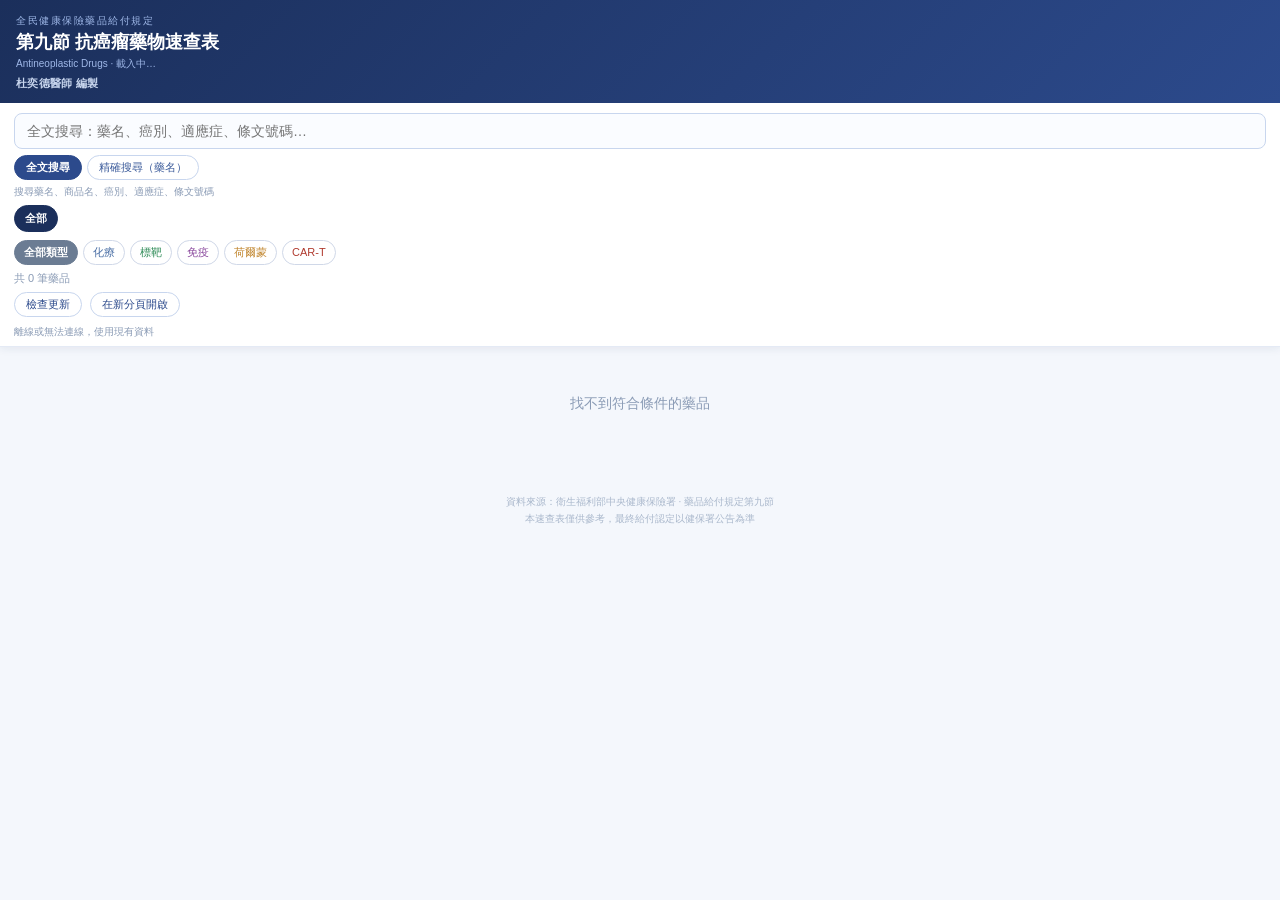
<file: chrome-extension/panel.html>
<!DOCTYPE html>
<html lang="zh-TW">
<head>
<meta charset="UTF-8">
<title>健保第九節抗癌藥物速查表</title>
<link rel="stylesheet" href="panel.css">
</head>
<body>

<div id="hdr">
  <div class="eyebrow">全民健康保險藥品給付規定</div>
  <h1>第九節 抗癌瘤藥物速查表</h1>
  <div class="sub" id="meta-sub">Antineoplastic Drugs · 載入中…</div>
  <div class="author">杜奕德醫師 編製</div>
</div>
<div id="ctrl">
  <input id="search" type="search" placeholder="全文搜尋：藥名、癌別、適應症、條文號碼…" autocomplete="off" autocorrect="off" spellcheck="false">
  <div id="mode-row">
    <button class="mode-btn active" type="button" data-mode="full">全文搜尋</button>
    <button class="mode-btn" type="button" data-mode="name">精確搜尋（藥名）</button>
    <span id="mode-hint">搜尋藥名、商品名、癌別、適應症、條文號碼</span>
  </div>
  <div class="chip-row" id="group-chips"></div>
  <div class="chip-row" id="type-chips"></div>
  <div id="count"></div>
  <div id="upd-row">
    <button id="upd-btn" type="button">檢查更新</button>
    <button id="tab-btn" type="button">在新分頁開啟</button>
    <span id="upd-status"></span>
  </div>
</div>
<div id="list"></div>
<div id="footer">
  資料來源：<span id="footer-src">衛生福利部中央健康保險署 · 藥品給付規定第九節</span><br>
  本速查表僅供參考，最終給付認定以健保署公告為準
</div>

<script src="panel.js"></script>
</body>
</html>
</file>
<file: chrome-extension/panel.css>
*{box-sizing:border-box;margin:0;padding:0;-webkit-tap-highlight-color:transparent}
html,body{height:100%;background:#F4F7FC;font-family:"PingFang TC","Noto Sans TC","Microsoft JhengHei",sans-serif;font-size:14px;color:#1B2F5B}
#hdr{background:linear-gradient(135deg,#1B2F5B,#2C4A8C);padding:14px 16px 12px;color:#fff;position:sticky;top:0;z-index:100}
#hdr .eyebrow{font-size:10px;letter-spacing:1.5px;text-transform:uppercase;color:#9FB8E8;margin-bottom:3px}
#hdr h1{font-size:18px;font-weight:700;line-height:1.25}
#hdr .sub{font-size:10px;color:#9FB8E8;margin-top:3px}
#hdr .author{font-size:11px;color:#C8D6EE;margin-top:5px;font-weight:600;letter-spacing:.3px}
#ctrl{background:#fff;padding:10px 14px 8px;border-bottom:1px solid #E4EAF5;position:sticky;top:65px;z-index:99;box-shadow:0 2px 8px rgba(27,47,91,.08)}
#search{width:100%;padding:9px 12px;border:1.5px solid #C8D6EE;border-radius:8px;font-size:14px;color:#1B2F5B;outline:none;background:#FAFCFF}
#search:focus{border-color:#2C4A8C}
#mode-row{display:flex;align-items:center;gap:5px;margin-top:6px;flex-wrap:wrap}
.mode-btn{font-size:11px;padding:4px 11px;border:1.5px solid #C8D6EE;background:#fff;color:#3A5A9A;border-radius:14px;cursor:pointer;font-family:inherit;-webkit-appearance:none;white-space:nowrap;transition:all .15s}
.mode-btn.active{background:#2C4A8C;border-color:#2C4A8C;color:#fff;font-weight:700}
#mode-hint{font-size:10px;color:#8A9BB5;flex:1 1 100%;line-height:1.4}
.vb{font-size:9px;font-weight:700;padding:1px 6px;border-radius:8px;margin-left:6px;letter-spacing:0;text-transform:none;vertical-align:middle}
.vb-ok{background:#E3F2E8;color:#1F6B3A;border:1px solid #A9D6BA}
.vb-sum{background:#FFF3DC;color:#8A5A00;border:1px solid #EBCB8B}
.detail-body.verbatim{font-size:11.5px;line-height:1.85;background:#FBFCFE;border-left:3px solid #C8D6EE;padding:8px 10px;border-radius:0 6px 6px 0}
mark{background:#FFE9A8;color:#1B2F5B;border-radius:2px;padding:0 1px}
.chip-row{display:flex;gap:5px;overflow-x:auto;padding:6px 0 2px;scrollbar-width:none}
.chip-row::-webkit-scrollbar{display:none}
.chip{white-space:nowrap;padding:5px 10px;border-radius:20px;border:1.5px solid #C8D6EE;font-size:11px;cursor:pointer;background:#fff;color:#3A5A9A;transition:all .15s;-webkit-appearance:none;font-family:inherit}
.chip.active{background:#1B2F5B;border-color:#1B2F5B;color:#fff;font-weight:700}
.type-chip{padding:4px 9px;border-radius:16px;border:1.5px solid;font-size:11px;cursor:pointer;background:#fff;-webkit-appearance:none;font-family:inherit;transition:all .15s}
#count{font-size:11px;color:#8A9BB5;margin-top:4px}
#list{padding:8px 12px 24px}
.card{background:#fff;border-radius:10px;margin-bottom:8px;box-shadow:0 1px 4px rgba(27,47,91,.07);border:1.5px solid transparent;cursor:pointer;overflow:hidden;transition:box-shadow .15s,border-color .15s}
.card.open{box-shadow:0 4px 16px rgba(27,47,91,.13)}
.card-head{padding:10px 12px 8px}
.card-top{display:flex;align-items:flex-start;justify-content:space-between;gap:8px}
.meta{flex:1;min-width:0}
.meta-row{display:flex;align-items:center;gap:6px;flex-wrap:wrap}
.code{font-family:monospace;font-size:10px;background:#E8EDF8;color:#1B2F5B;padding:1px 5px;border-radius:4px;font-weight:700;white-space:nowrap}
.dname{font-size:14px;font-weight:700}
.brand{font-size:11px;color:#6B7C93;font-style:italic}
.tags{display:flex;gap:4px;flex-wrap:wrap;margin-top:5px}
.ttag{font-size:10px;font-weight:700;padding:2px 7px;border-radius:10px}
.ctag{font-size:10px;background:#EEF2FA;color:#3A5A9A;padding:2px 6px;border-radius:10px}
.arrow{font-size:12px;color:#9FB8E8;flex-shrink:0;margin-top:2px;transition:transform .2s}
.card.open .arrow{transform:rotate(180deg)}
.preview{font-size:12px;color:#4A6080;margin-top:5px;line-height:1.5;overflow:hidden;display:-webkit-box;-webkit-line-clamp:2;-webkit-box-orient:vertical}
.detail{padding:0 12px 12px;border-top-width:1px;border-top-style:solid}
.detail-section{margin-top:9px}
.detail-label{font-size:10px;font-weight:700;letter-spacing:.5px;text-transform:uppercase;margin-bottom:4px}
.detail-body{font-size:12px;color:#2A3F5F;line-height:1.8;white-space:pre-line}
.req-box{margin-top:9px;background:#F0F4FB;border-radius:7px;padding:8px 10px}
.req-label{font-size:10px;font-weight:700;color:#6B7C93;margin-bottom:3px}
.req-body{font-size:12px;color:#3A4E6A;line-height:1.6}
#footer{padding:16px;text-align:center;font-size:10px;color:#AAB8CC;line-height:1.7}
.empty{text-align:center;color:#8A9BB5;padding:40px 0;font-size:14px}
#upd-row{display:flex;align-items:center;gap:8px;margin-top:6px}
#upd-btn{font-size:11px;padding:4px 11px;border:1.5px solid #C8D6EE;background:#fff;color:#2C4A8C;border-radius:14px;cursor:pointer;font-family:inherit;-webkit-appearance:none}
#upd-btn:active{background:#EEF2FA}
#upd-status{font-size:10px;color:#8A9BB5;flex:1;line-height:1.35}

/* ── Chrome 擴充功能專用 ── */
#tab-btn{font-size:11px;padding:4px 11px;border:1.5px solid #C8D6EE;background:#fff;color:#2C4A8C;border-radius:14px;cursor:pointer;font-family:inherit;-webkit-appearance:none;white-space:nowrap}
#tab-btn:active{background:#EEF2FA}
#upd-row{flex-wrap:wrap}
#upd-status{flex:1 1 100%}
body.full-page #tab-btn{display:none}
body.full-page #hdr,body.full-page #ctrl,body.full-page #list,body.full-page #footer{max-width:900px;margin-left:auto;margin-right:auto}
body.full-page #ctrl{border-radius:0 0 10px 10px}
</file>
